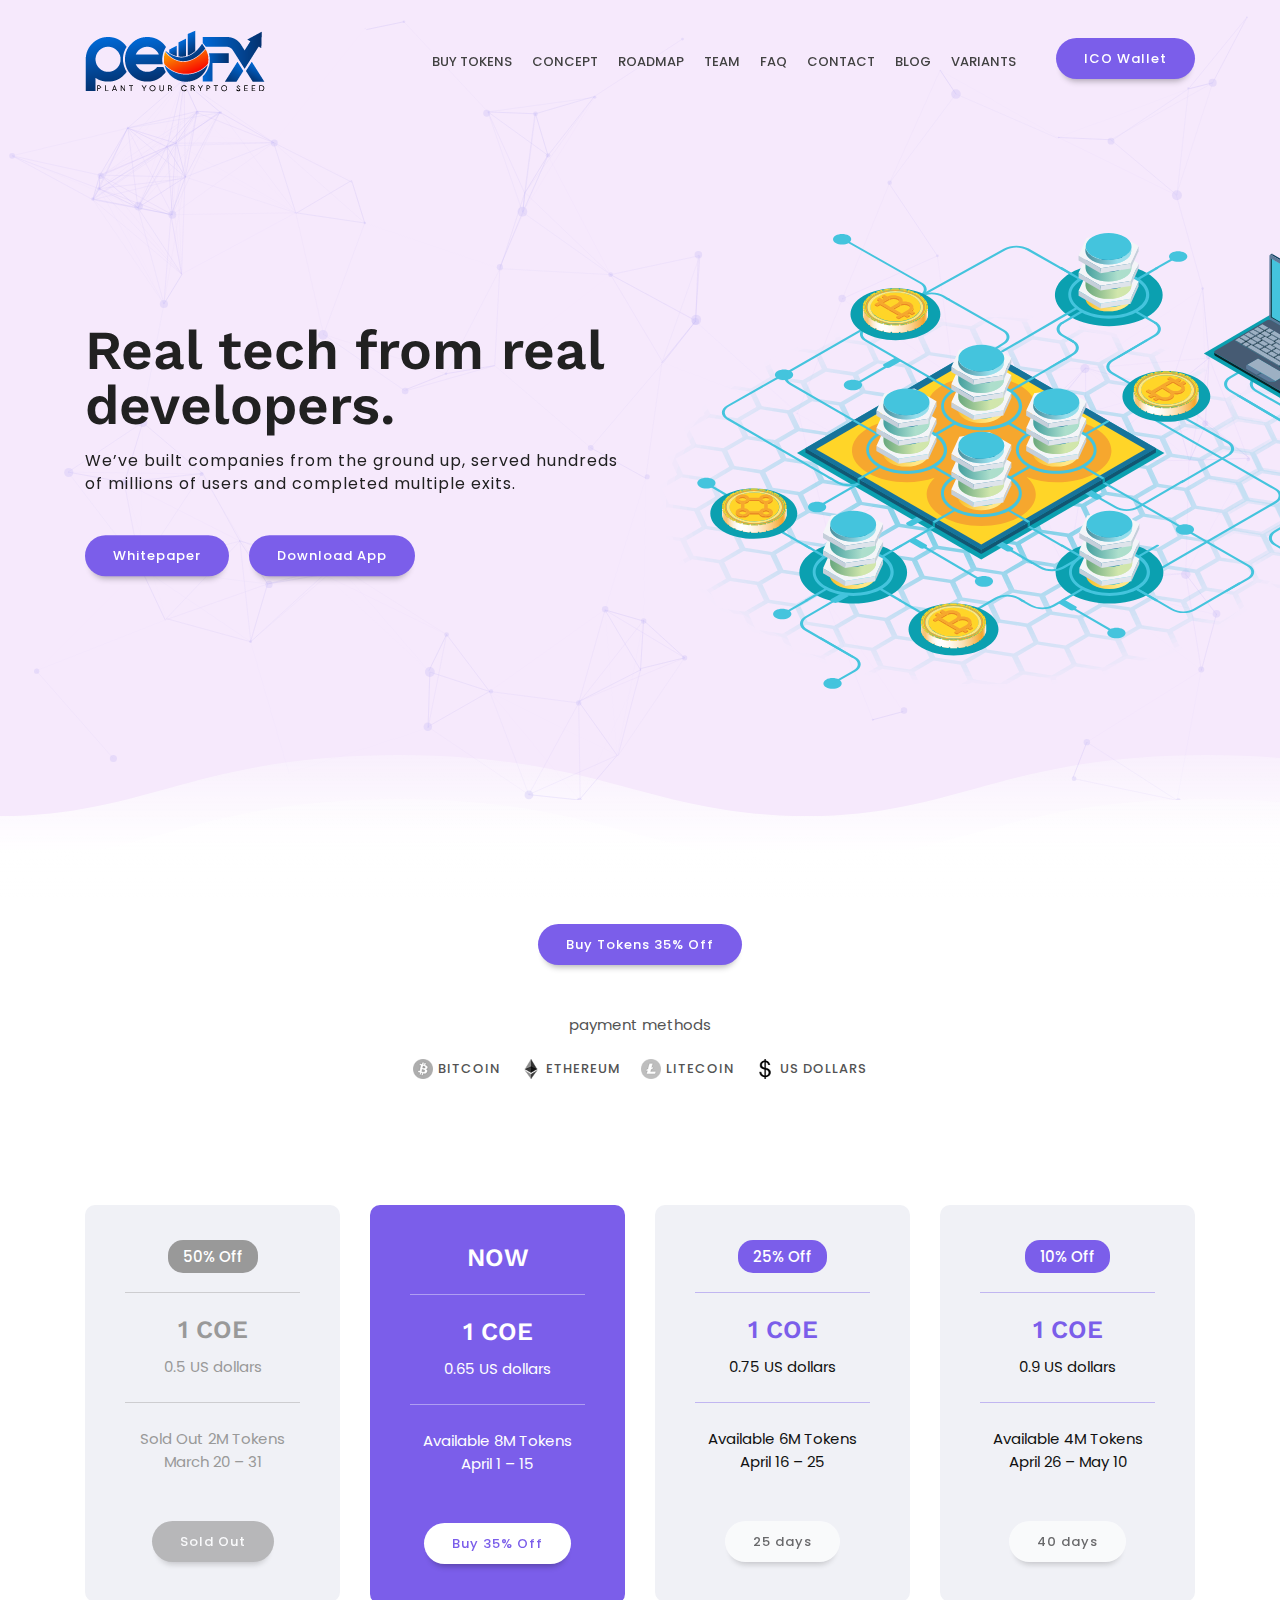
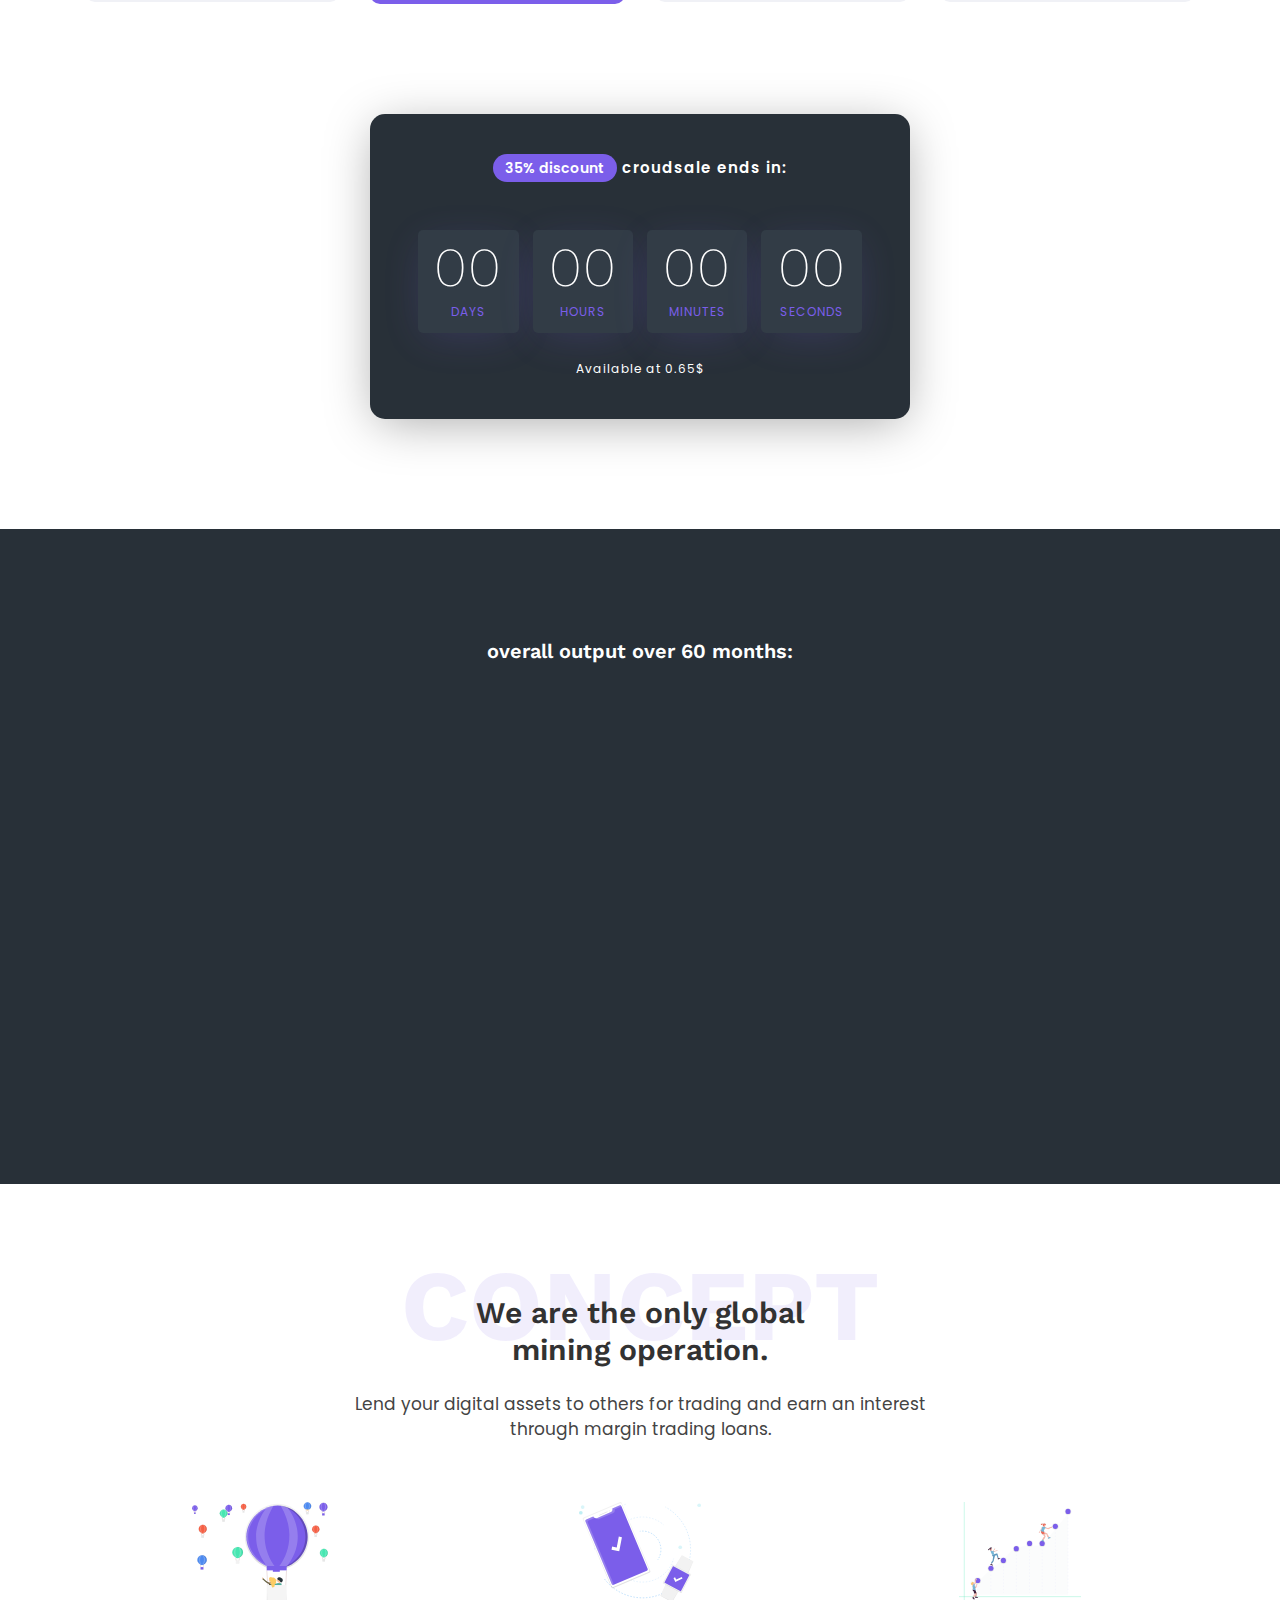
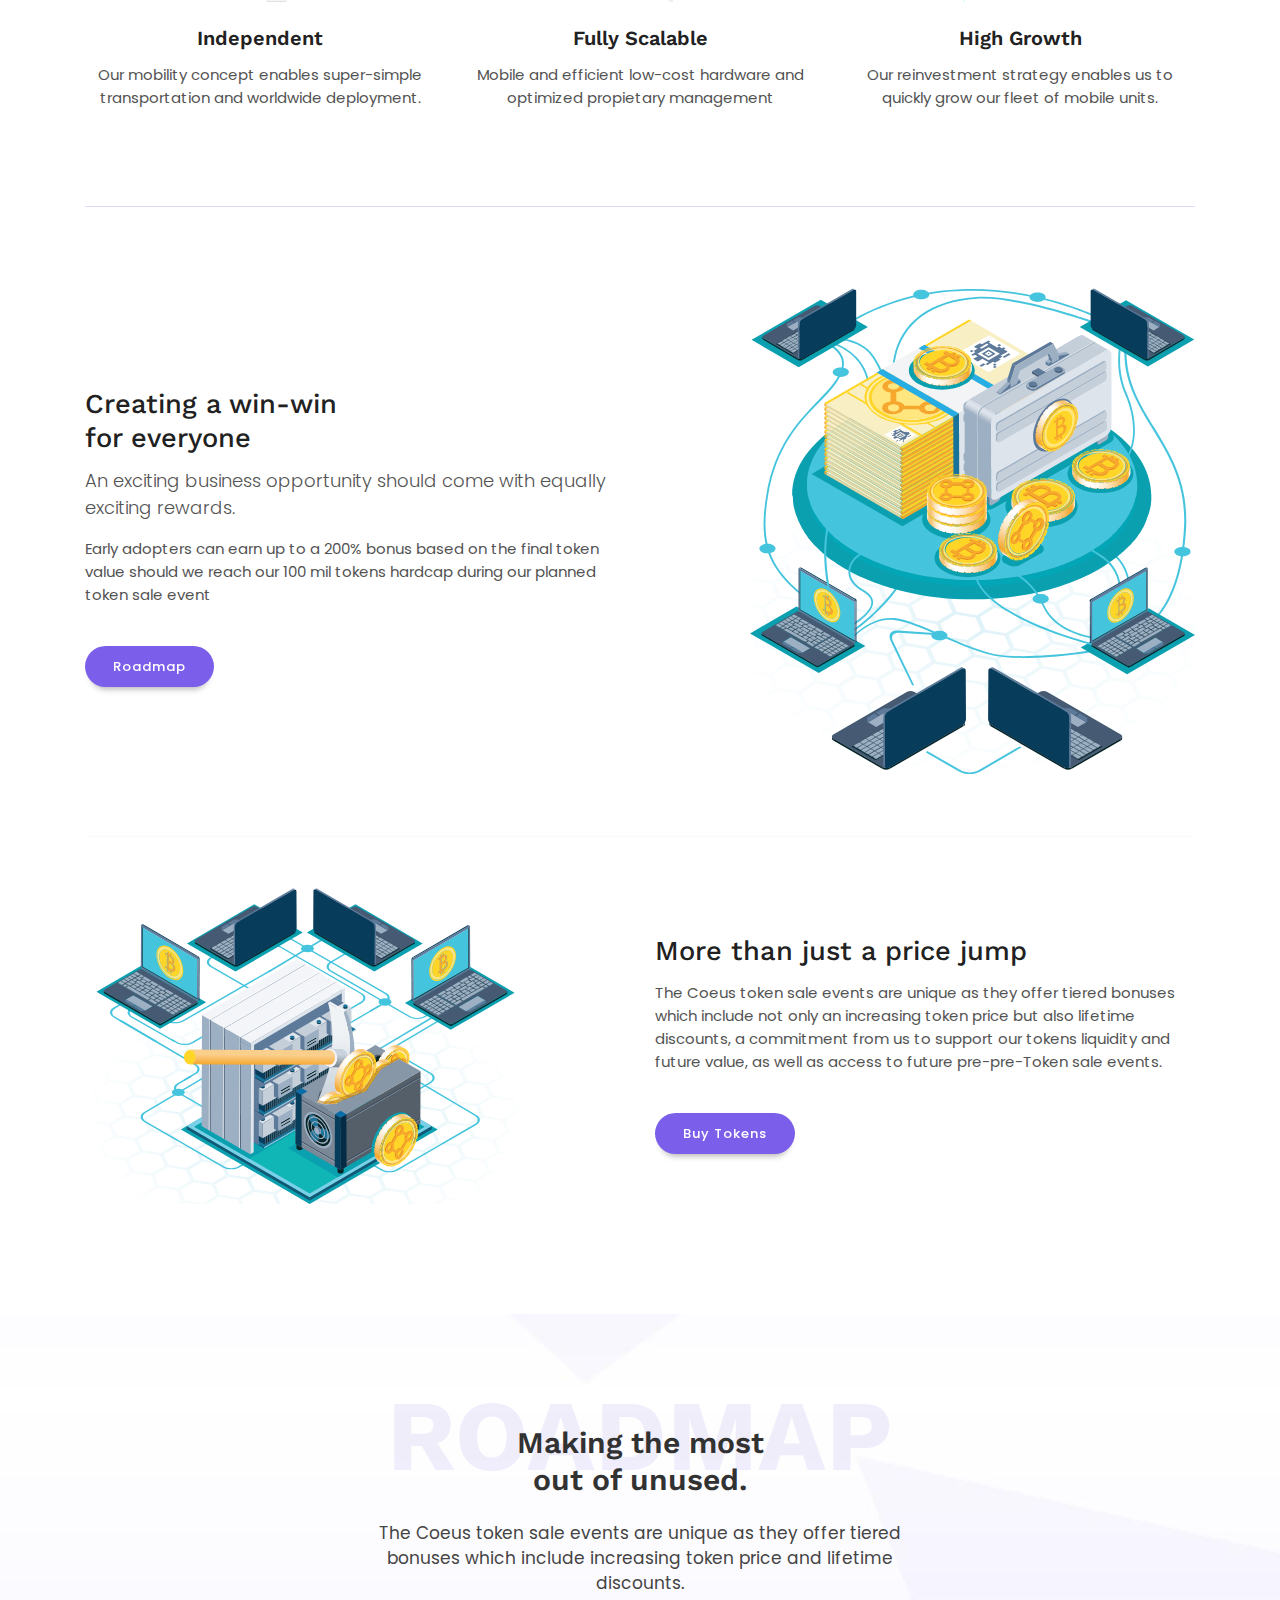
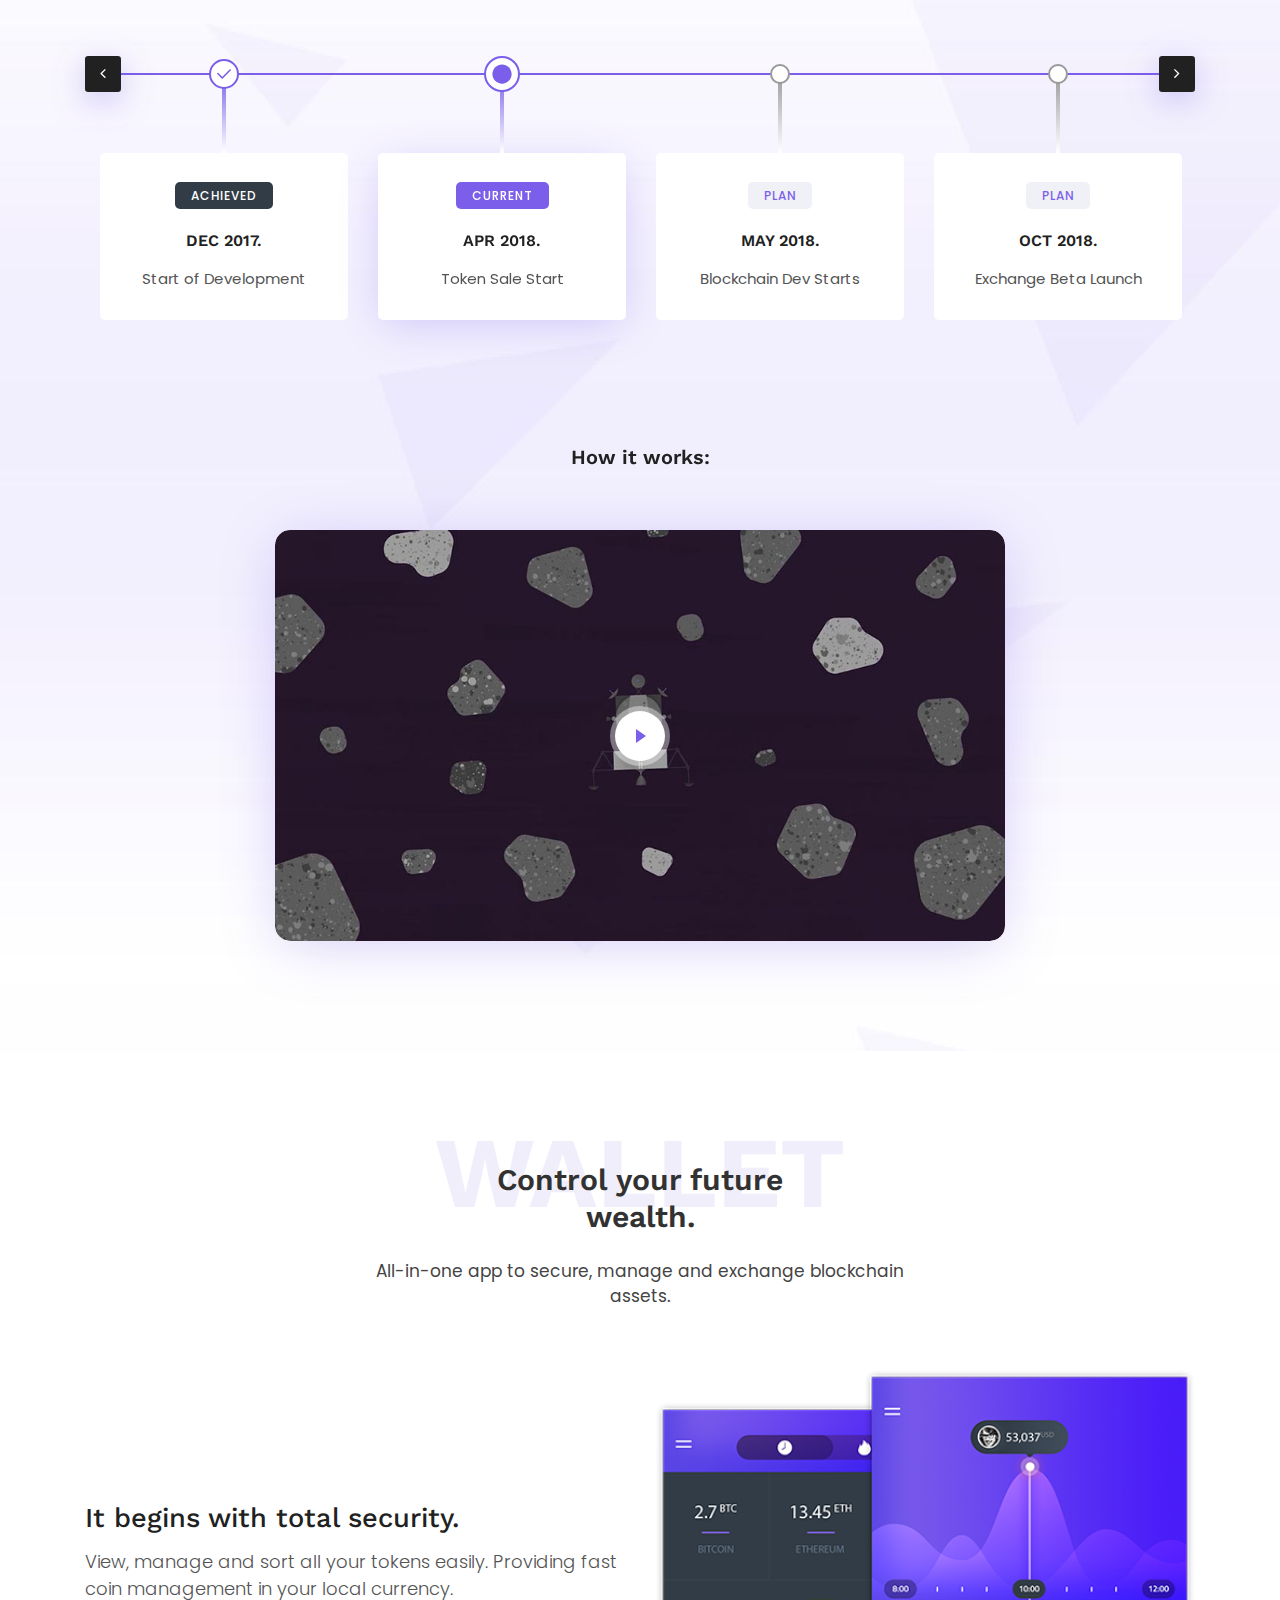
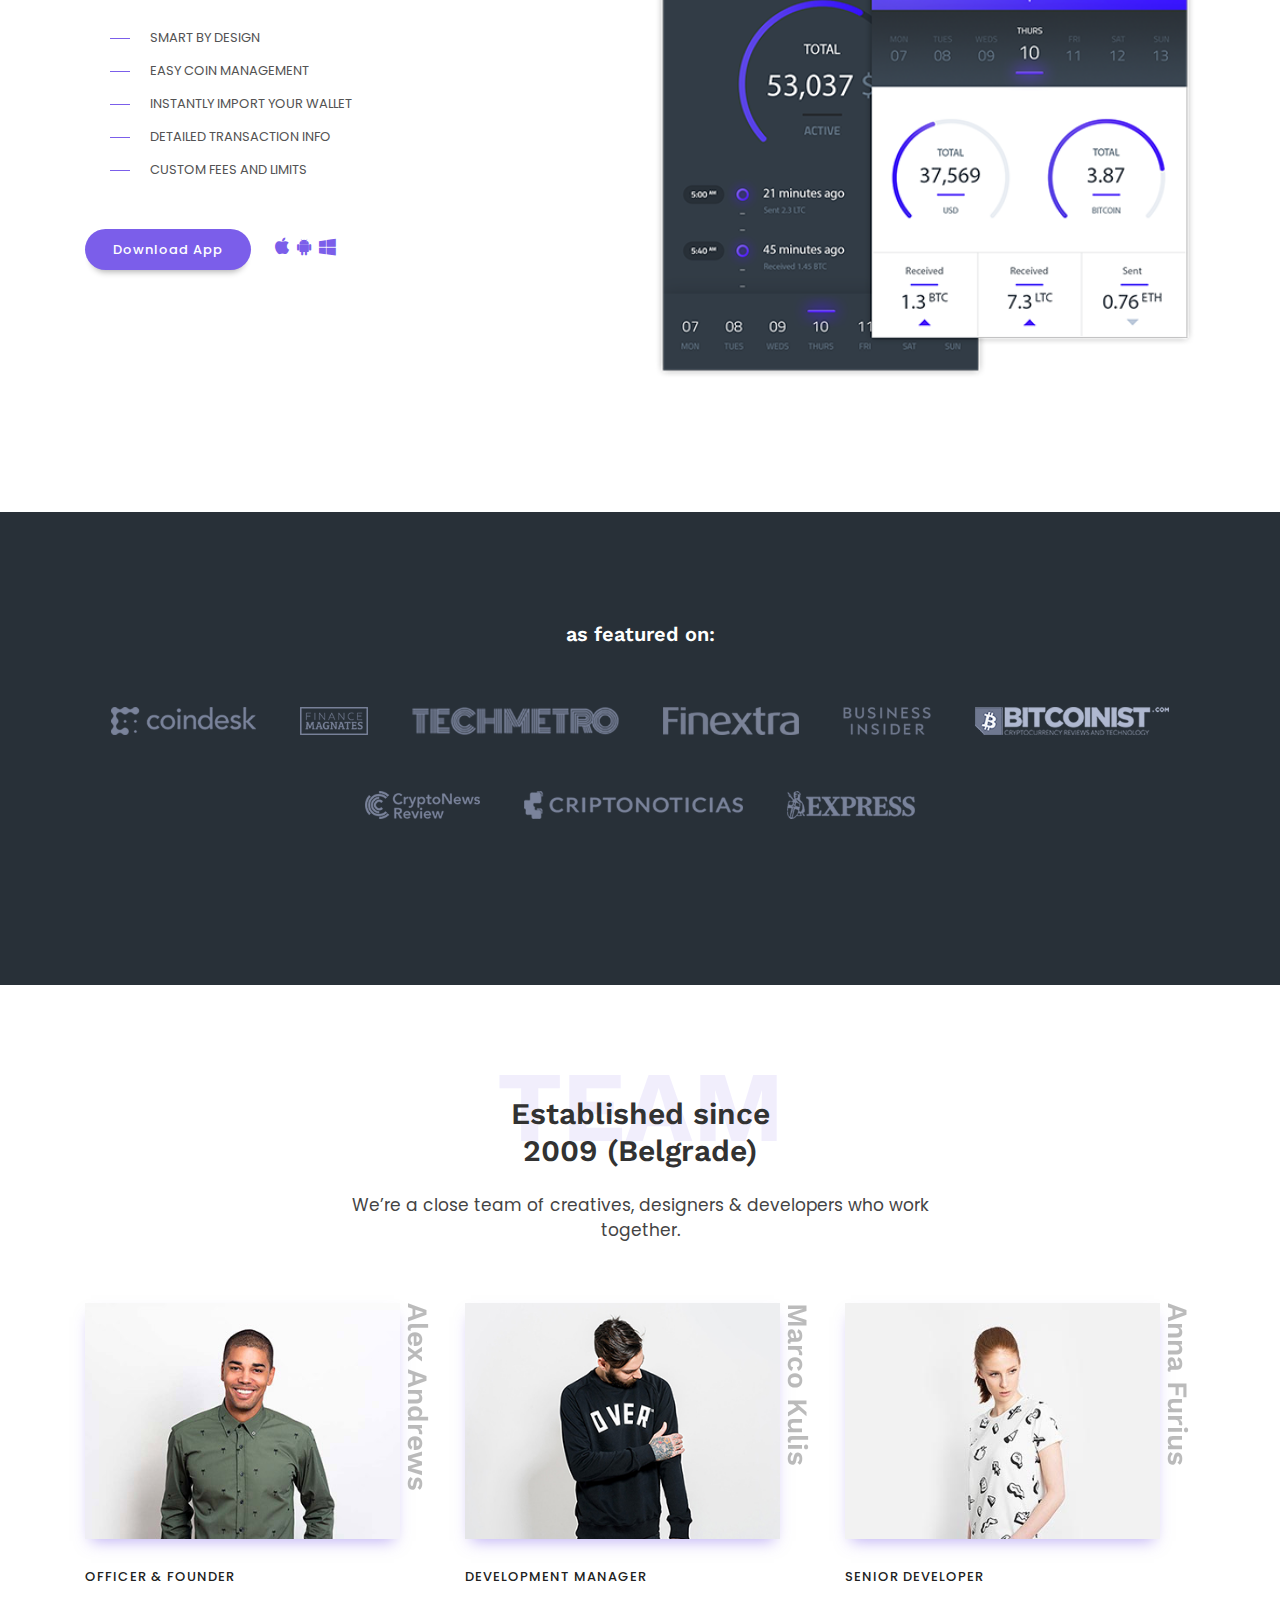
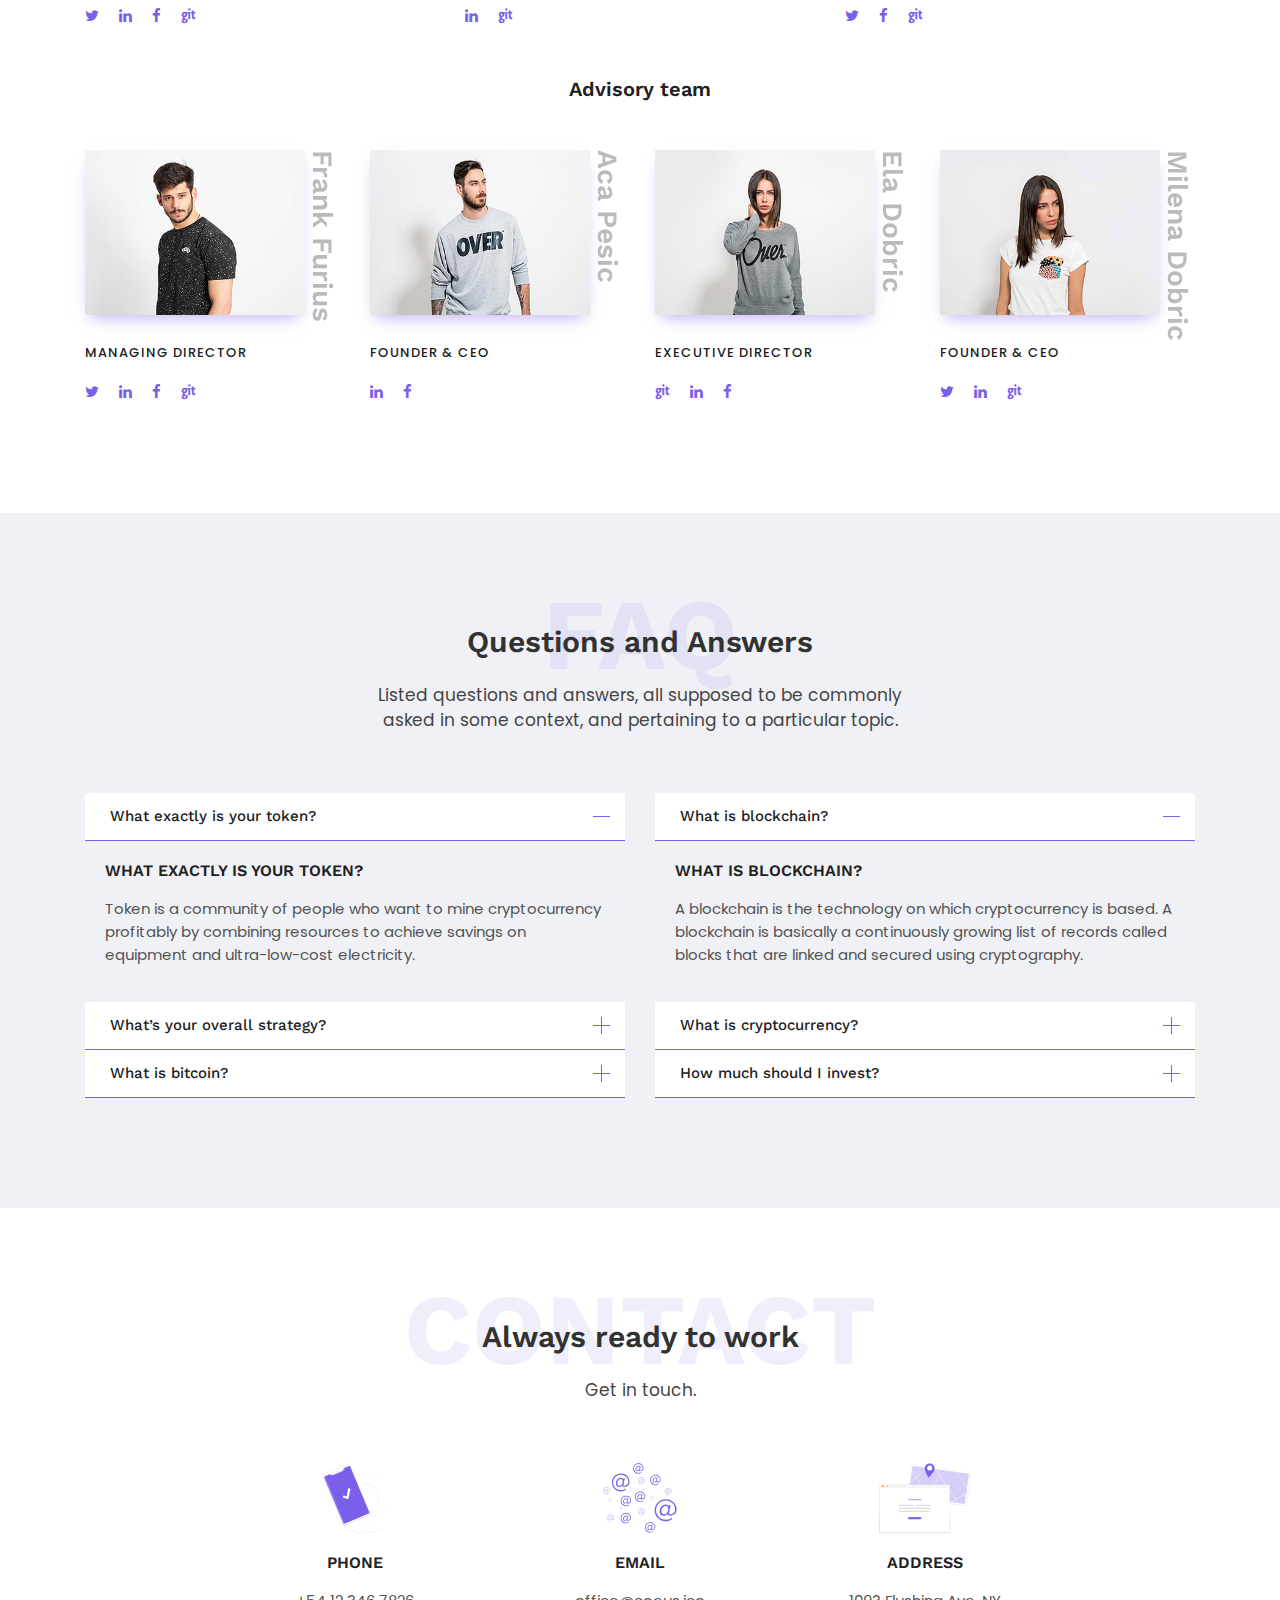
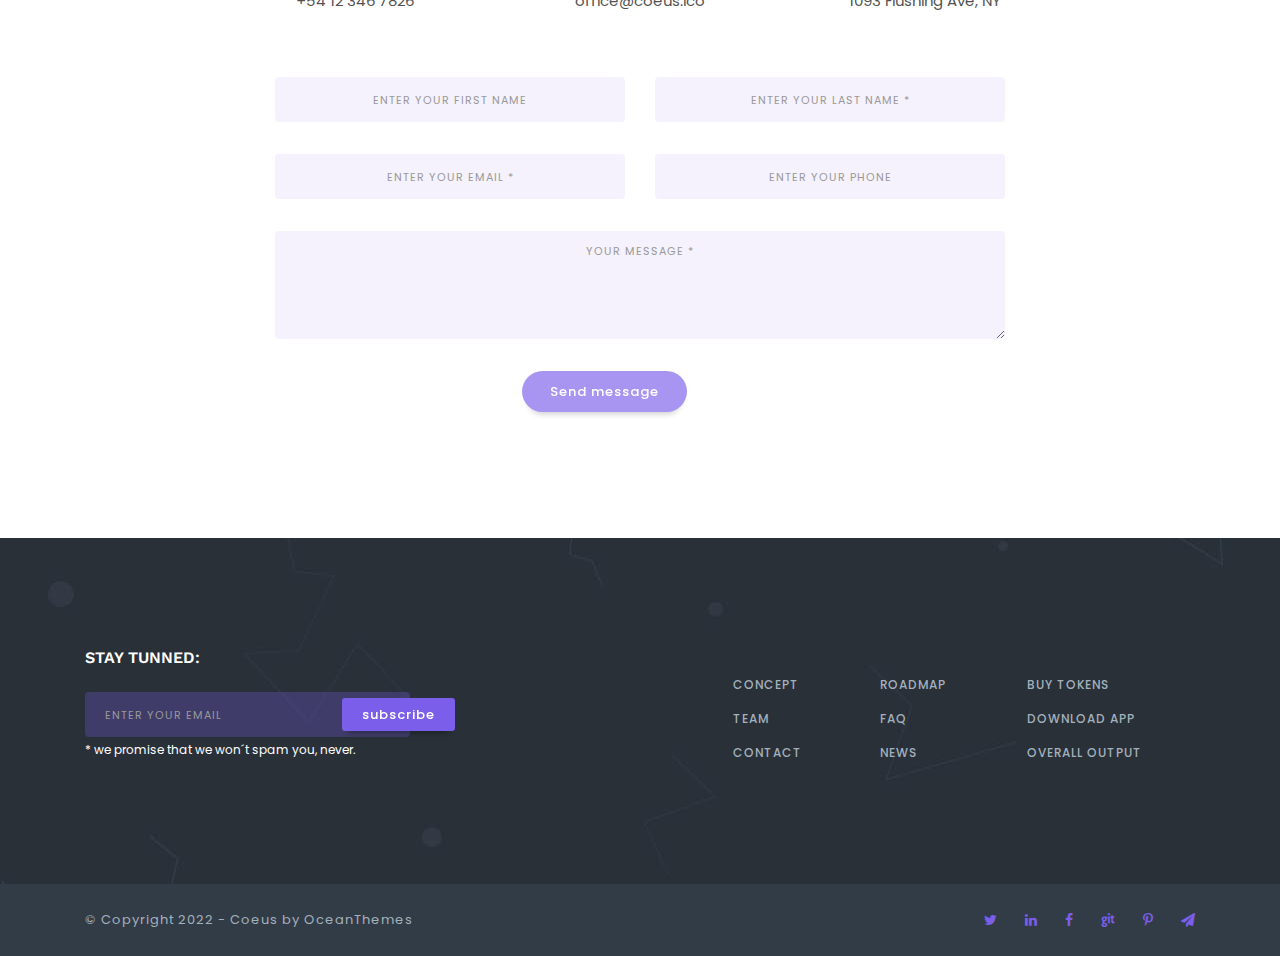
<file: public/web/index.html>
<!DOCTYPE html><html lang="en-US" class="no-js no-svg"><head>
<meta charset="UTF-8">
<meta name="viewport" content="width=device-width, initial-scale=1">
<link rel="profile" href="http://gmpg.org/xfn/11">

<title>Coeus – Cryptocurrency Landing Page WordPress Theme</title>
<meta name="robots" content="max-image-preview:large">
<link rel="dns-prefetch" href="//fonts.googleapis.com">
<link rel="alternate" type="application/rss+xml" title="Coeus » Feed" href="http://wpdemo.oceanthemes.net/coeus/feed/">
<link rel="alternate" type="application/rss+xml" title="Coeus » Comments Feed" href="http://wpdemo.oceanthemes.net/coeus/comments/feed/">
<script type="text/javascript">
window._wpemojiSettings = {"baseUrl":"https:\/\/s.w.org\/images\/core\/emoji\/14.0.0\/72x72\/","ext":".png","svgUrl":"https:\/\/s.w.org\/images\/core\/emoji\/14.0.0\/svg\/","svgExt":".svg","source":{"concatemoji":"http:\/\/wpdemo.oceanthemes.net\/coeus\/wp-includes\/js\/wp-emoji-release.min.js?ver=6.1.1"}};
/*! This file is auto-generated */
!function(e,a,t){var n,r,o,i=a.createElement("canvas"),p=i.getContext&&i.getContext("2d");function s(e,t){var a=String.fromCharCode,e=(p.clearRect(0,0,i.width,i.height),p.fillText(a.apply(this,e),0,0),i.toDataURL());return p.clearRect(0,0,i.width,i.height),p.fillText(a.apply(this,t),0,0),e===i.toDataURL()}function c(e){var t=a.createElement("script");t.src=e,t.defer=t.type="text/javascript",a.getElementsByTagName("head")[0].appendChild(t)}for(o=Array("flag","emoji"),t.supports={everything:!0,everythingExceptFlag:!0},r=0;r<o.length;r++)t.supports[o[r]]=function(e){if(p&&p.fillText)switch(p.textBaseline="top",p.font="600 32px Arial",e){case"flag":return s([127987,65039,8205,9895,65039],[127987,65039,8203,9895,65039])?!1:!s([55356,56826,55356,56819],[55356,56826,8203,55356,56819])&&!s([55356,57332,56128,56423,56128,56418,56128,56421,56128,56430,56128,56423,56128,56447],[55356,57332,8203,56128,56423,8203,56128,56418,8203,56128,56421,8203,56128,56430,8203,56128,56423,8203,56128,56447]);case"emoji":return!s([129777,127995,8205,129778,127999],[129777,127995,8203,129778,127999])}return!1}(o[r]),t.supports.everything=t.supports.everything&&t.supports[o[r]],"flag"!==o[r]&&(t.supports.everythingExceptFlag=t.supports.everythingExceptFlag&&t.supports[o[r]]);t.supports.everythingExceptFlag=t.supports.everythingExceptFlag&&!t.supports.flag,t.DOMReady=!1,t.readyCallback=function(){t.DOMReady=!0},t.supports.everything||(n=function(){t.readyCallback()},a.addEventListener?(a.addEventListener("DOMContentLoaded",n,!1),e.addEventListener("load",n,!1)):(e.attachEvent("onload",n),a.attachEvent("onreadystatechange",function(){"complete"===a.readyState&&t.readyCallback()})),(e=t.source||{}).concatemoji?c(e.concatemoji):e.wpemoji&&e.twemoji&&(c(e.twemoji),c(e.wpemoji)))}(window,document,window._wpemojiSettings);
</script><script src="js/wp-emoji-release.min.js" type="text/javascript" defer></script>
<style type="text/css">
img.wp-smiley,
img.emoji {
	display: inline !important;
	border: none !important;
	box-shadow: none !important;
	height: 1em !important;
	width: 1em !important;
	margin: 0 0.07em !important;
	vertical-align: -0.1em !important;
	background: none !important;
	padding: 0 !important;
}
</style>
	<link rel="stylesheet" id="wp-block-library-css" href="css/style.min.css" type="text/css" media="all">
<link rel="stylesheet" id="classic-theme-styles-css" href="css/classic-themes.min.css" type="text/css" media="all">
<style id="global-styles-inline-css" type="text/css">
body{--wp--preset--color--black: #000000;--wp--preset--color--cyan-bluish-gray: #abb8c3;--wp--preset--color--white: #ffffff;--wp--preset--color--pale-pink: #f78da7;--wp--preset--color--vivid-red: #cf2e2e;--wp--preset--color--luminous-vivid-orange: #ff6900;--wp--preset--color--luminous-vivid-amber: #fcb900;--wp--preset--color--light-green-cyan: #7bdcb5;--wp--preset--color--vivid-green-cyan: #00d084;--wp--preset--color--pale-cyan-blue: #8ed1fc;--wp--preset--color--vivid-cyan-blue: #0693e3;--wp--preset--color--vivid-purple: #9b51e0;--wp--preset--gradient--vivid-cyan-blue-to-vivid-purple: linear-gradient(135deg,rgba(6,147,227,1) 0%,rgb(155,81,224) 100%);--wp--preset--gradient--light-green-cyan-to-vivid-green-cyan: linear-gradient(135deg,rgb(122,220,180) 0%,rgb(0,208,130) 100%);--wp--preset--gradient--luminous-vivid-amber-to-luminous-vivid-orange: linear-gradient(135deg,rgba(252,185,0,1) 0%,rgba(255,105,0,1) 100%);--wp--preset--gradient--luminous-vivid-orange-to-vivid-red: linear-gradient(135deg,rgba(255,105,0,1) 0%,rgb(207,46,46) 100%);--wp--preset--gradient--very-light-gray-to-cyan-bluish-gray: linear-gradient(135deg,rgb(238,238,238) 0%,rgb(169,184,195) 100%);--wp--preset--gradient--cool-to-warm-spectrum: linear-gradient(135deg,rgb(74,234,220) 0%,rgb(151,120,209) 20%,rgb(207,42,186) 40%,rgb(238,44,130) 60%,rgb(251,105,98) 80%,rgb(254,248,76) 100%);--wp--preset--gradient--blush-light-purple: linear-gradient(135deg,rgb(255,206,236) 0%,rgb(152,150,240) 100%);--wp--preset--gradient--blush-bordeaux: linear-gradient(135deg,rgb(254,205,165) 0%,rgb(254,45,45) 50%,rgb(107,0,62) 100%);--wp--preset--gradient--luminous-dusk: linear-gradient(135deg,rgb(255,203,112) 0%,rgb(199,81,192) 50%,rgb(65,88,208) 100%);--wp--preset--gradient--pale-ocean: linear-gradient(135deg,rgb(255,245,203) 0%,rgb(182,227,212) 50%,rgb(51,167,181) 100%);--wp--preset--gradient--electric-grass: linear-gradient(135deg,rgb(202,248,128) 0%,rgb(113,206,126) 100%);--wp--preset--gradient--midnight: linear-gradient(135deg,rgb(2,3,129) 0%,rgb(40,116,252) 100%);--wp--preset--duotone--dark-grayscale: url('coeus.html#wp-duotone-dark-grayscale');--wp--preset--duotone--grayscale: url('coeus.html#wp-duotone-grayscale');--wp--preset--duotone--purple-yellow: url('coeus.html#wp-duotone-purple-yellow');--wp--preset--duotone--blue-red: url('coeus.html#wp-duotone-blue-red');--wp--preset--duotone--midnight: url('coeus.html#wp-duotone-midnight');--wp--preset--duotone--magenta-yellow: url('coeus.html#wp-duotone-magenta-yellow');--wp--preset--duotone--purple-green: url('coeus.html#wp-duotone-purple-green');--wp--preset--duotone--blue-orange: url('coeus.html#wp-duotone-blue-orange');--wp--preset--font-size--small: 13px;--wp--preset--font-size--medium: 20px;--wp--preset--font-size--large: 36px;--wp--preset--font-size--x-large: 42px;--wp--preset--spacing--20: 0.44rem;--wp--preset--spacing--30: 0.67rem;--wp--preset--spacing--40: 1rem;--wp--preset--spacing--50: 1.5rem;--wp--preset--spacing--60: 2.25rem;--wp--preset--spacing--70: 3.38rem;--wp--preset--spacing--80: 5.06rem;}:where(.is-layout-flex){gap: 0.5em;}body .is-layout-flow > .alignleft{float: left;margin-inline-start: 0;margin-inline-end: 2em;}body .is-layout-flow > .alignright{float: right;margin-inline-start: 2em;margin-inline-end: 0;}body .is-layout-flow > .aligncenter{margin-left: auto !important;margin-right: auto !important;}body .is-layout-constrained > .alignleft{float: left;margin-inline-start: 0;margin-inline-end: 2em;}body .is-layout-constrained > .alignright{float: right;margin-inline-start: 2em;margin-inline-end: 0;}body .is-layout-constrained > .aligncenter{margin-left: auto !important;margin-right: auto !important;}body .is-layout-constrained > :where(:not(.alignleft):not(.alignright):not(.alignfull)){max-width: var(--wp--style--global--content-size);margin-left: auto !important;margin-right: auto !important;}body .is-layout-constrained > .alignwide{max-width: var(--wp--style--global--wide-size);}body .is-layout-flex{display: flex;}body .is-layout-flex{flex-wrap: wrap;align-items: center;}body .is-layout-flex > *{margin: 0;}:where(.wp-block-columns.is-layout-flex){gap: 2em;}.has-black-color{color: var(--wp--preset--color--black) !important;}.has-cyan-bluish-gray-color{color: var(--wp--preset--color--cyan-bluish-gray) !important;}.has-white-color{color: var(--wp--preset--color--white) !important;}.has-pale-pink-color{color: var(--wp--preset--color--pale-pink) !important;}.has-vivid-red-color{color: var(--wp--preset--color--vivid-red) !important;}.has-luminous-vivid-orange-color{color: var(--wp--preset--color--luminous-vivid-orange) !important;}.has-luminous-vivid-amber-color{color: var(--wp--preset--color--luminous-vivid-amber) !important;}.has-light-green-cyan-color{color: var(--wp--preset--color--light-green-cyan) !important;}.has-vivid-green-cyan-color{color: var(--wp--preset--color--vivid-green-cyan) !important;}.has-pale-cyan-blue-color{color: var(--wp--preset--color--pale-cyan-blue) !important;}.has-vivid-cyan-blue-color{color: var(--wp--preset--color--vivid-cyan-blue) !important;}.has-vivid-purple-color{color: var(--wp--preset--color--vivid-purple) !important;}.has-black-background-color{background-color: var(--wp--preset--color--black) !important;}.has-cyan-bluish-gray-background-color{background-color: var(--wp--preset--color--cyan-bluish-gray) !important;}.has-white-background-color{background-color: var(--wp--preset--color--white) !important;}.has-pale-pink-background-color{background-color: var(--wp--preset--color--pale-pink) !important;}.has-vivid-red-background-color{background-color: var(--wp--preset--color--vivid-red) !important;}.has-luminous-vivid-orange-background-color{background-color: var(--wp--preset--color--luminous-vivid-orange) !important;}.has-luminous-vivid-amber-background-color{background-color: var(--wp--preset--color--luminous-vivid-amber) !important;}.has-light-green-cyan-background-color{background-color: var(--wp--preset--color--light-green-cyan) !important;}.has-vivid-green-cyan-background-color{background-color: var(--wp--preset--color--vivid-green-cyan) !important;}.has-pale-cyan-blue-background-color{background-color: var(--wp--preset--color--pale-cyan-blue) !important;}.has-vivid-cyan-blue-background-color{background-color: var(--wp--preset--color--vivid-cyan-blue) !important;}.has-vivid-purple-background-color{background-color: var(--wp--preset--color--vivid-purple) !important;}.has-black-border-color{border-color: var(--wp--preset--color--black) !important;}.has-cyan-bluish-gray-border-color{border-color: var(--wp--preset--color--cyan-bluish-gray) !important;}.has-white-border-color{border-color: var(--wp--preset--color--white) !important;}.has-pale-pink-border-color{border-color: var(--wp--preset--color--pale-pink) !important;}.has-vivid-red-border-color{border-color: var(--wp--preset--color--vivid-red) !important;}.has-luminous-vivid-orange-border-color{border-color: var(--wp--preset--color--luminous-vivid-orange) !important;}.has-luminous-vivid-amber-border-color{border-color: var(--wp--preset--color--luminous-vivid-amber) !important;}.has-light-green-cyan-border-color{border-color: var(--wp--preset--color--light-green-cyan) !important;}.has-vivid-green-cyan-border-color{border-color: var(--wp--preset--color--vivid-green-cyan) !important;}.has-pale-cyan-blue-border-color{border-color: var(--wp--preset--color--pale-cyan-blue) !important;}.has-vivid-cyan-blue-border-color{border-color: var(--wp--preset--color--vivid-cyan-blue) !important;}.has-vivid-purple-border-color{border-color: var(--wp--preset--color--vivid-purple) !important;}.has-vivid-cyan-blue-to-vivid-purple-gradient-background{background: var(--wp--preset--gradient--vivid-cyan-blue-to-vivid-purple) !important;}.has-light-green-cyan-to-vivid-green-cyan-gradient-background{background: var(--wp--preset--gradient--light-green-cyan-to-vivid-green-cyan) !important;}.has-luminous-vivid-amber-to-luminous-vivid-orange-gradient-background{background: var(--wp--preset--gradient--luminous-vivid-amber-to-luminous-vivid-orange) !important;}.has-luminous-vivid-orange-to-vivid-red-gradient-background{background: var(--wp--preset--gradient--luminous-vivid-orange-to-vivid-red) !important;}.has-very-light-gray-to-cyan-bluish-gray-gradient-background{background: var(--wp--preset--gradient--very-light-gray-to-cyan-bluish-gray) !important;}.has-cool-to-warm-spectrum-gradient-background{background: var(--wp--preset--gradient--cool-to-warm-spectrum) !important;}.has-blush-light-purple-gradient-background{background: var(--wp--preset--gradient--blush-light-purple) !important;}.has-blush-bordeaux-gradient-background{background: var(--wp--preset--gradient--blush-bordeaux) !important;}.has-luminous-dusk-gradient-background{background: var(--wp--preset--gradient--luminous-dusk) !important;}.has-pale-ocean-gradient-background{background: var(--wp--preset--gradient--pale-ocean) !important;}.has-electric-grass-gradient-background{background: var(--wp--preset--gradient--electric-grass) !important;}.has-midnight-gradient-background{background: var(--wp--preset--gradient--midnight) !important;}.has-small-font-size{font-size: var(--wp--preset--font-size--small) !important;}.has-medium-font-size{font-size: var(--wp--preset--font-size--medium) !important;}.has-large-font-size{font-size: var(--wp--preset--font-size--large) !important;}.has-x-large-font-size{font-size: var(--wp--preset--font-size--x-large) !important;}
.wp-block-navigation a:where(:not(.wp-element-button)){color: inherit;}
:where(.wp-block-columns.is-layout-flex){gap: 2em;}
.wp-block-pullquote{font-size: 1.5em;line-height: 1.6;}
</style>
<link rel="stylesheet" id="contact-form-7-css" href="css/styles.css" type="text/css" media="all">
<link rel="stylesheet" id="coeus-fonts-css" href="https://fonts.googleapis.com/css?family=Work+Sans%3A100%2C200%2C300%2C400%2C500%2C600%2C700%2C800%2C900%7CPoppins%3A100%2C100i%2C200%2C200i%2C300%2C300i%2C400%2C400i%2C500%2C500i%2C600%2C600i%2C700%2C700i%2C800%2C800i%2C900%2C900i%7CCrimson+Text%3A400%2C400i%2C600%2C600i%2C700%2C700i&amp;subset=latin%2Clatin-ext" type="text/css" media="all">
<link rel="stylesheet" id="coeus-bootstrap-css" href="css/bootstrap.min.css" type="text/css" media="all">
<link rel="stylesheet" id="coeus-font-awesome-css" href="css/font-awesome.min.css" type="text/css" media="all">
<link rel="stylesheet" id="coeus-owl-carousel-css" href="css/owl.carousel.css" type="text/css" media="all">
<link rel="stylesheet" id="coeus-transitions-css" href="css/owl.transitions.css" type="text/css" media="all">
<link rel="stylesheet" id="coeus-style-css" href="css/style.css" type="text/css" media="all">
<style id="coeus-style-inline-css" type="text/css">

	    .loader {background-color: #fff;}
	    div.loader svg rect, div.loader svg path {fill: #7b5eea;}
	    .menu-back.dark .nav-link:hover, .menu-back.dark .nav-link:active, .nav-link:hover, .nav-link:active,
	    .navbar-light .navbar-nav .nav-link:focus, .navbar-light .navbar-nav .nav-link:hover {
	    	color: #7b5eea !important;
	    	border-color: #7b5eea !important;
	    }

	    .hero-center-wrap p span.font-big-color,
		.countdown li,
		.table-sale.future-price h4,
		.btn-primary.table-ver,
		.nav-item ul li a:hover,
		.nav-item ul li a:active,
		.nav-item ul li a:focus,
		.title-wrap .back-title,
		.app-btn,
		.app-btn:hover,
		.modal-body h3,
		.roadmap-box p.plan span,
		.footer-list li a:hover,
		.footer p a,
		.footer p a:hover,
		.nav-item ul li a.active-subnav,
		.menu-back.dark .nav-item ul li a.active-subnav,
		.menu-back.dark .nav-item ul li a:hover,
		.demo a:hover{
			color: #7b5eea;
		}

		.menu-back .sub-menu .current_page_item a {
	    	color: #7b5eea !important;
		}
		.menu-back.dark .nav-link:hover,  
		.menu-back.dark .nav-link:active,
		.nav-link:hover,  
		.nav-link:active {
			color: #7b5eea !important;
			border-color: #7b5eea !important; 
		}
		.nav-link.mPS2id-highlight,
		.menu-back.dark .nav-link.mPS2id-highlight{
			color: #7b5eea !important;
			border-color: #7b5eea !important; 
		}
		.footer-list li a.text-white:hover,
		.color-pr{
			color: #7b5eea !important;
		}
		.btn-primary.table-ver:active,
		.btn-primary.table-ver:focus{
			color: #7b5eea !important;
		}
		.hero-center-wrap p span.back-color,
		.btn-primary,
		.btn-primary:hover,
		.countdown p span,
		.background-color,
		.table-sale.future-price p span,
		.line-sep,
		.next-roadmap:hover,
		.prev-roadmap:hover,
		#owl-roadmap:before,
		.app-list li:before,
		.progress-bar,
		.roadmap-box p span,
		.accordion-style .card-header a:hover,
		.accordion-style .card-header a:before,
		.accordion-style .card-header a:after,
		input.btn.btn-primary,
		.prev-roadmap.dark,
		.next-roadmap.dark{
			background-color: #7b5eea !important;
		}
		.table-sale.future-price .table-line,
		.nav-item:hover ul,
		.roadmap-box:after,
		.accordion-style .card-header a,
		.item.blue .roadmap-box.next-road:after,
		.item.blue-gradient .roadmap-box.next-road:after{
			border-color: #7b5eea;
		}
		.roadmap-box:before{
			background: linear-gradient(#7b5eea, #fff);
		}
		.item.dark .roadmap-box:before{
			background: linear-gradient(#7b5eea, #0e0529) !important;
		}
		.btn-primary:focus,
		.btn-primary:active{
			background-color: #7b5eea !important;
		}
		.scene path:first-child ,
		.scene path:nth-child(2),
		.scene path:nth-child(3),
		.scene path:nth-child(4),
		.scene path:nth-child(5),
		.scene path:nth-child(6),
		.scene path:nth-child(7) {
			fill: #7b5eea;
		}
		figure.vimeo a:before, figure.youtube a:before {
			border-left: 10px solid #7b5eea;
		}
		figure.vimeo:hover a:after, figure.youtube:hover a:after {
			background:#7b5eea;
		}
		::selection {
			background-color: #7b5eea;
		}
		::-moz-selection {
			background-color: #7b5eea;
		}

		.countdown li {
			box-shadow: 0 8px 40px -6px rgba(123, 94, 234, 0.2); 
		}
		.table-shadow {
			box-shadow: 0 8px 60px -6px rgba(123, 94, 234, 0.7); 
		}
		.sub-shadow{
			box-shadow: 0 8px 30px -6px rgba(123, 94, 234, 0.2); 
		}
		.roadmap-shadow{
			box-shadow: 0 8px 40px -6px rgba(123, 94, 234, 0.3); 
		}
		.video-shadow{
			box-shadow: 0 8px 60px -6px rgba(123, 94, 234, 0.3); 
		}
		.prev-roadmap,
		.next-roadmap{
			box-shadow: 0 8px 35px -6px rgba(123, 94, 234, 0.7); 
		}
		.team-img-wrap img{ 
			box-shadow: 0 8px 15px -6px rgba(123, 94, 234, 0.5);
		}
		.team-img-wrap:hover img{ 
			box-shadow: 0 8px 45px -6px rgba(123, 94, 234, 0.3);
		}
		.form-control{
			background-color: rgba(123, 94, 234, 0.08);
		}
		.suscribe .form-control{
			background-color: rgba(123, 94, 234, 0.28);
		}
		.form-control:active, .form-control:focus {
		    background-color: rgba(123, 94, 234, 0.7);
		}
		.sidebar-widget ul li:before, .sidebar-widget.widget_categories ul li:before, 
		.sidebar-widget.widget_archive ul li:before, #sidebar .wp-tag-cloud li a,
		.search-form button {background-color: #7b5eea;}
		.blog-meta li, .blog-meta li a, .blog-title a:hover, .sidebar-widget ul li a:hover{color: #7b5eea;}
    
</style>
<link rel="stylesheet" id="js_composer_front-css" href="css/js_composer.min.css" type="text/css" media="all">
<script type="text/javascript" src="js/jquery.min.js" id="jquery-core-js"></script>
<script type="text/javascript" src="js/jquery-migrate.min.js" id="jquery-migrate-js"></script>
<script type="text/javascript" src="js/jquery.countdown.min.js" id="coeus-countdown-js"></script>
<link rel="https://api.w.org/" href="http://wpdemo.oceanthemes.net/coeus/wp-json/"><link rel="alternate" type="application/json" href="http://wpdemo.oceanthemes.net/coeus/wp-json/wp/v2/pages/20"><link rel="EditURI" type="application/rsd+xml" title="RSD" href="http://wpdemo.oceanthemes.net/coeus/xmlrpc.php?rsd">
<link rel="wlwmanifest" type="application/wlwmanifest+xml" href="http://wpdemo.oceanthemes.net/coeus/wp-includes/wlwmanifest.xml">
<meta name="generator" content="WordPress 6.1.1">
<link rel="canonical" href="http://wpdemo.oceanthemes.net/coeus/">
<link rel="shortlink" href="http://wpdemo.oceanthemes.net/coeus/">
<link rel="alternate" type="application/json+oembed" href="http://wpdemo.oceanthemes.net/coeus/wp-json/oembed/1.0/embed?url=http%3A%2F%2Fwpdemo.oceanthemes.net%2Fcoeus%2F">
<link rel="alternate" type="text/xml+oembed" href="http://wpdemo.oceanthemes.net/coeus/wp-json/oembed/1.0/embed?url=http%3A%2F%2Fwpdemo.oceanthemes.net%2Fcoeus%2F&format=xml">
<meta name="generator" content="Powered by WPBakery Page Builder - drag and drop page builder for WordPress.">
<link rel="icon" href="images/cropped-favicon-32x32.png" sizes="32x32">
<link rel="icon" href="images/cropped-favicon-192x192.png" sizes="192x192">
<link rel="apple-touch-icon" href="images/cropped-favicon-180x180.png">
<meta name="msapplication-TileImage" content="http://wpdemo.oceanthemes.net/coeus/wp-content/uploads/sites/21/2018/06/cropped-favicon-270x270.png">
		<style type="text/css" id="wp-custom-css">
			.hero-center-wrap.relative-on-lg .lp-2 p {
	letter-spacing: 2px;
}
@media (max-width: 991px){
.hero-center-wrap.relative-on-lg p {
	letter-spacing: 0px;
}
}
.navbar-light .navbar-nav .nav-link {
    color: #424242;
}
@media (max-width: 991px){
.crow .hero-center-wrap.relative-on-lg{
	position: absolute;
    width: 100%;
    top: 50%;
    left: 0;
    z-index: 2;
    -webkit-transform: translateY(-50%);
    transform: translateY(-50%);
}
}
section > .row {
  margin-right: 0;
  margin-left: 0;
}
section > .row > .vc_column_container > .vc_column-inner{
  padding-right: 0;
  padding-left: 0;
}		</style>
		<style id="kirki-inline-styles">body{font-family:Poppins;font-size:15px;font-weight:400;line-height:23px;text-align:left;text-transform:none;color:#535353;}/* devanagari */
@font-face {
  font-family: 'Poppins';
  font-style: normal;
  font-weight: 400;
  font-display: swap;
  src: url(fonts/pxiEyp8kv8JHgFVrJJbedHFHGPezSQ.woff) format('woff');
  unicode-range: U+0900-097F, U+1CD0-1CF6, U+1CF8-1CF9, U+200C-200D, U+20A8, U+20B9, U+25CC, U+A830-A839, U+A8E0-A8FB;
}
/* latin-ext */
@font-face {
  font-family: 'Poppins';
  font-style: normal;
  font-weight: 400;
  font-display: swap;
  src: url(fonts/pxiEyp8kv8JHgFVrJJnedHFHGPezSQ.woff) format('woff');
  unicode-range: U+0100-024F, U+0259, U+1E00-1EFF, U+2020, U+20A0-20AB, U+20AD-20CF, U+2113, U+2C60-2C7F, U+A720-A7FF;
}
/* latin */
@font-face {
  font-family: 'Poppins';
  font-style: normal;
  font-weight: 400;
  font-display: swap;
  src: url(fonts/pxiEyp8kv8JHgFVrJJfedHFHGPc.woff) format('woff');
  unicode-range: U+0000-00FF, U+0131, U+0152-0153, U+02BB-02BC, U+02C6, U+02DA, U+02DC, U+2000-206F, U+2074, U+20AC, U+2122, U+2191, U+2193, U+2212, U+2215, U+FEFF, U+FFFD;
}/* devanagari */
@font-face {
  font-family: 'Poppins';
  font-style: normal;
  font-weight: 400;
  font-display: swap;
  src: url(fonts/pxiEyp8kv8JHgFVrJJbedHFHGPezSQ.woff) format('woff');
  unicode-range: U+0900-097F, U+1CD0-1CF6, U+1CF8-1CF9, U+200C-200D, U+20A8, U+20B9, U+25CC, U+A830-A839, U+A8E0-A8FB;
}
/* latin-ext */
@font-face {
  font-family: 'Poppins';
  font-style: normal;
  font-weight: 400;
  font-display: swap;
  src: url(fonts/pxiEyp8kv8JHgFVrJJnedHFHGPezSQ.woff) format('woff');
  unicode-range: U+0100-024F, U+0259, U+1E00-1EFF, U+2020, U+20A0-20AB, U+20AD-20CF, U+2113, U+2C60-2C7F, U+A720-A7FF;
}
/* latin */
@font-face {
  font-family: 'Poppins';
  font-style: normal;
  font-weight: 400;
  font-display: swap;
  src: url(fonts/pxiEyp8kv8JHgFVrJJfedHFHGPc.woff) format('woff');
  unicode-range: U+0000-00FF, U+0131, U+0152-0153, U+02BB-02BC, U+02C6, U+02DA, U+02DC, U+2000-206F, U+2074, U+20AC, U+2122, U+2191, U+2193, U+2212, U+2215, U+FEFF, U+FFFD;
}/* devanagari */
@font-face {
  font-family: 'Poppins';
  font-style: normal;
  font-weight: 400;
  font-display: swap;
  src: url(fonts/pxiEyp8kv8JHgFVrJJbedHFHGPezSQ.woff) format('woff');
  unicode-range: U+0900-097F, U+1CD0-1CF6, U+1CF8-1CF9, U+200C-200D, U+20A8, U+20B9, U+25CC, U+A830-A839, U+A8E0-A8FB;
}
/* latin-ext */
@font-face {
  font-family: 'Poppins';
  font-style: normal;
  font-weight: 400;
  font-display: swap;
  src: url(fonts/pxiEyp8kv8JHgFVrJJnedHFHGPezSQ.woff) format('woff');
  unicode-range: U+0100-024F, U+0259, U+1E00-1EFF, U+2020, U+20A0-20AB, U+20AD-20CF, U+2113, U+2C60-2C7F, U+A720-A7FF;
}
/* latin */
@font-face {
  font-family: 'Poppins';
  font-style: normal;
  font-weight: 400;
  font-display: swap;
  src: url(fonts/pxiEyp8kv8JHgFVrJJfedHFHGPc.woff) format('woff');
  unicode-range: U+0000-00FF, U+0131, U+0152-0153, U+02BB-02BC, U+02C6, U+02DA, U+02DC, U+2000-206F, U+2074, U+20AC, U+2122, U+2191, U+2193, U+2212, U+2215, U+FEFF, U+FFFD;
}</style><style type="text/css" data-type="vc_shortcodes-custom-css">.vc_custom_1539743301695{background-color: rgba(245,231,252,0.9) !important;*background-color: rgb(245,231,252) !important;}.vc_custom_1528791279622{padding-bottom: 110px !important;}.vc_custom_1525859427137{padding-top: 110px !important;padding-bottom: 110px !important;background-color: #283038 !important;}.vc_custom_1528799432484{padding-top: 110px !important;}.vc_custom_1525942300320{padding-bottom: 110px !important;}.vc_custom_1528791377142{padding-top: 110px !important;padding-bottom: 110px !important;}.vc_custom_1528796545860{padding-top: 110px !important;padding-bottom: 110px !important;}.vc_custom_1526292003833{padding-top: 110px !important;padding-bottom: 110px !important;background-color: #283038 !important;}.vc_custom_1528791405206{padding-top: 110px !important;padding-bottom: 110px !important;}.vc_custom_1528791429360{padding-top: 110px !important;padding-bottom: 110px !important;background-color: #f0f1f6 !important;}.vc_custom_1528791436893{padding-top: 110px !important;padding-bottom: 110px !important;}.vc_custom_1525754543687{margin-top: 24px !important;}.vc_custom_1525755206449{margin-top: 48px !important;}.vc_custom_1525755226182{margin-top: 4px !important;}.vc_custom_1528791270146{padding-top: 110px !important;}.vc_custom_1531468496463{margin-bottom: 16px !important;}.vc_custom_1525859465145{margin-bottom: 60px !important;}.vc_custom_1531729384228{margin-bottom: 0px !important;}.vc_custom_1525939288403{margin-top: 0px !important;margin-bottom: 0px !important;padding-top: 80px !important;padding-bottom: 80px !important;}.vc_custom_1531469297164{margin-bottom: 16px !important;}.vc_custom_1531470930808{margin-top: 48px !important;margin-bottom: 48px !important;}.vc_custom_1531469319046{margin-bottom: 16px !important;}.vc_custom_1529895442278{margin-bottom: 60px !important;padding-top: 80px !important;}.vc_custom_1531729400193{margin-bottom: 0px !important;}.vc_custom_1531393024585{margin-bottom: 24px !important;}.vc_custom_1531393078926{margin-bottom: 0px !important;}.vc_custom_1531729410966{margin-bottom: 60px !important;}.vc_custom_1531729406769{margin-bottom: 0px !important;}.vc_custom_1531729420659{margin-bottom: 35px !important;padding-top: 50px !important;}</style><noscript><style> .wpb_animate_when_almost_visible { opacity: 1; }</style></noscript></head>

<body class="home page-template page-template-page-templates page-template-template-canvas page-template-page-templatestemplate-canvas-php page page-id-20 wpb-js-composer js-comp-ver-6.10.0 vc_responsive">
<div class="loader">
    <svg version="1.1" id="Layer_1" xmlns="http://www.w3.org/2000/svg" xlink="http://www.w3.org/1999/xlink" x="0px" y="0px" width="24px" height="30px" viewBox="0 0 24 30" style="enable-background:new 0 0 50 50;" space="preserve">
        <rect x="0" y="0" width="4" height="10" fill="#333" transform="translate(0 1.10947)">
            <animatetransform attributeType="xml" attributeName="transform" type="translate" values="0 0; 0 20; 0 0" begin="0" dur="0.6s" repeatCount="indefinite"/>
        </rect>
        <rect x="10" y="0" width="4" height="10" fill="#333" transform="translate(0 12.2239)">
            <animatetransform attributeType="xml" attributeName="transform" type="translate" values="0 0; 0 20; 0 0" begin="0.2s" dur="0.6s" repeatCount="indefinite"/>
        </rect>
        <rect x="20" y="0" width="4" height="10" fill="#333" transform="translate(0 14.4428)">
            <animatetransform attributeType="xml" attributeName="transform" type="translate" values="0 0; 0 20; 0 0" begin="0.4s" dur="0.6s" repeatCount="indefinite"/>
        </rect>
    </svg>  
</div>
<div id="menu-wrap" class="menu-back cbp-af-header">
    <div class="container">
        <div class="row">
            <div class="col-12">
                <nav class="navbar navbar-expand-lg navbar-light bg-light mx-lg-0">
                    <a class="navbar-brand" href="http://wpdemo.oceanthemes.net/coeus/">
                        <img src="images/logo.png" alt="Coeus">
                    </a>
                    <button class="navbar-toggler" type="button" data-toggle="collapse" data-target="#navbarSupportedContent" aria-controls="navbarSupportedContent" aria-expanded="false" aria-label="Toggle navigation">
                        <span class="navbar-toggler-icon">
                            <span class="menu-icon__line menu-icon__line-left"></span>
                            <span class="menu-icon__line"></span>
                            <span class="menu-icon__line menu-icon__line-right"></span>
                        </span>
                    </button>

                    <div class="collapse navbar-collapse" id="navbarSupportedContent">
                        <ul id="menu-one-page-menu" class="navbar-nav ml-auto"><li id="menu-item-433" class="menu-item menu-item-type-custom menu-item-object-custom menu-item-433"><a href="#buy">Buy Tokens</a></li>
<li id="menu-item-434" class="menu-item menu-item-type-custom menu-item-object-custom menu-item-434"><a href="#concept">Concept</a></li>
<li id="menu-item-435" class="menu-item menu-item-type-custom menu-item-object-custom menu-item-435"><a href="#roadmap">Roadmap</a></li>
<li id="menu-item-436" class="menu-item menu-item-type-custom menu-item-object-custom menu-item-436"><a href="#team">Team</a></li>
<li id="menu-item-437" class="menu-item menu-item-type-custom menu-item-object-custom menu-item-437"><a href="#faq">FAQ</a></li>
<li id="menu-item-438" class="menu-item menu-item-type-custom menu-item-object-custom menu-item-438"><a href="#contact">Contact</a></li>
<li id="menu-item-582" class="menu-item menu-item-type-post_type menu-item-object-page menu-item-582"><a href="http://wpdemo.oceanthemes.net/coeus/blog/">Blog</a></li>
<li id="menu-item-439" class="menu-item menu-item-type-custom menu-item-object-custom current-menu-ancestor current-menu-parent menu-item-has-children menu-item-439"><a href="#t7">Variants</a>
<ul class="sub-menu">
	<li id="menu-item-496" class="menu-item menu-item-type-post_type menu-item-object-page menu-item-home current-menu-item page_item page-item-20 current_page_item menu-item-496"><a href="http://wpdemo.oceanthemes.net/coeus/" aria-current="page">From developers</a></li>
	<li id="menu-item-540" class="menu-item menu-item-type-custom menu-item-object-custom menu-item-540"><a href="http://wpdemo.oceanthemes.net/coeus-gradient/">Countdown gradient</a></li>
	<li id="menu-item-500" class="menu-item menu-item-type-post_type menu-item-object-page menu-item-500"><a href="http://wpdemo.oceanthemes.net/coeus/crowdsale/">Crowdsale</a></li>
	<li id="menu-item-542" class="menu-item menu-item-type-custom menu-item-object-custom menu-item-542"><a href="http://wpdemo.oceanthemes.net/coeus-azure-blockchain/">Azure blockchain – animated</a></li>
	<li id="menu-item-574" class="menu-item menu-item-type-custom menu-item-object-custom menu-item-574"><a href="http://wpdemo.oceanthemes.net/coeus-dark/">From developers – dark</a></li>
	<li id="menu-item-575" class="menu-item menu-item-type-custom menu-item-object-custom menu-item-575"><a href="http://wpdemo.oceanthemes.net/coeus-dark/home-crowdsale-dark/">Crowdsale – dark</a></li>
	<li id="menu-item-504" class="menu-item menu-item-type-post_type menu-item-object-page menu-item-504"><a href="http://wpdemo.oceanthemes.net/coeus/home-from-developers-animated/">From developers – animated</a></li>
	<li id="menu-item-541" class="menu-item menu-item-type-custom menu-item-object-custom menu-item-541"><a href="http://wpdemo.oceanthemes.net/coeus-gradient/home-countdown-gradient-anime/">Countdown gradient anime</a></li>
	<li id="menu-item-501" class="menu-item menu-item-type-post_type menu-item-object-page menu-item-501"><a href="http://wpdemo.oceanthemes.net/coeus/home-crowdsale-snimated/">Crowdsale – animated</a></li>
	<li id="menu-item-576" class="menu-item menu-item-type-custom menu-item-object-custom menu-item-576"><a href="http://wpdemo.oceanthemes.net/coeus-dark/home-from-developers-anime-dark/">From developers – anime dark</a></li>
	<li id="menu-item-577" class="menu-item menu-item-type-custom menu-item-object-custom menu-item-577"><a href="http://wpdemo.oceanthemes.net/coeus-dark/home-crowdsale-animated-dark/">Crowdsale – animated dark</a></li>
</ul>
</li>
</ul>                                                    <div class="header-btn">
                                <a class="btn btn-primary js-tilt" href="#app" role="button" data-tilt-perspective="300" data-tilt-speed="700" data-tilt-max="24"><span>ICO Wallet</span></a>
                            </div>
                                            </div>
                </nav>              
            </div>
        </div>
    </div>
</div>
	
					<section class="wpb-content-wrapper"><section class="wpb_row vc_row-fluid height-auto-lg hide-over vc_custom_1539743301695 vc_row-has-fill full-height"><div class="hero-center-wrap relative-on-lg"><div class="container"><div class="row"><div class="text-center text-lg-left parallax-fade-top align-self-center z-bigger wpb_column vc_column_container vc_col-sm-6"><div class="vc_column-inner "><div class="wpb_wrapper"><h2 style="text-align: left" class="vc_custom_heading">Real tech from real developers.</h2>
	<div class="wpb_text_column wpb_content_element  mt-3 mb-4 pb-3 font-weight-normal">
		<div class="wpb_wrapper">
			<p>We’ve built companies from the ground up, served hundreds of millions of users and completed multiple exits.</p>

		</div>
	</div>
  <a class="btn btn-primary js-tilt  primary  ml-lg-0" href="#" data-gal="m_PageScroll2id" data-tilt-perspective="300" data-tilt-speed="700" data-tilt-max="24" target="_self"><span>Whitepaper</span></a>    
  <a class="btn btn-primary js-tilt  primary  " href="#app" data-gal="m_PageScroll2id" data-tilt-perspective="300" data-tilt-speed="700" data-tilt-max="24" target="_self"><span>Download App</span></a>    
</div></div></div><div class="header-img wpb_column vc_column_container vc_col-sm-6"><div class="vc_column-inner "><div class="wpb_wrapper">  
    <div class="img-wrap">
            <img src="fonts/home-il.svg" alt>
    </div>

</div></div></div></div></div></div><div class="ocean"><div class="wave"></div><div class="wave"></div></div><div id="particles-js" class="min-height"></div></section><section id="buy" class="wpb_row vc_row-fluid vc_custom_1528791279622"><div class="container"><div class="row"><div class="text-center wpb_column vc_column_container vc_col-sm-12"><div class="vc_column-inner vc_custom_1525754543687"><div class="wpb_wrapper">  <a class="btn btn-primary js-tilt  primary  " href="#" data-gal="m_PageScroll2id" data-tilt-perspective="300" data-tilt-speed="700" data-tilt-max="24" target="_self"><span>Buy Tokens 35% Off</span></a>    
</div></div></div><div class="text-center wpb_column vc_column_container vc_col-sm-12"><div class="vc_column-inner vc_custom_1525755206449"><div class="wpb_wrapper">
	<div class="wpb_text_column wpb_content_element  vc_custom_1531468496463">
		<div class="wpb_wrapper">
			<p style="text-align: center;">payment methods</p>

		</div>
	</div>
</div></div></div><div class="wpb_column vc_column_container vc_col-sm-12"><div class="vc_column-inner vc_custom_1525755226182"><div class="wpb_wrapper">  
    <ul class="payment-methods">
                
            <li><img src="images/bitcoin.png" alt><p>bitcoin</p></li>
              
            <li><img src="images/etherium.png" alt><p>ethereum</p></li>
              
            <li><img src="images/litecoin.png" alt><p>litecoin</p></li>
              
            <li><img src="images/usd.png" alt><p>US Dollars</p></li>
       
    </ul>
            
</div></div></div><div class="wpb_column vc_column_container vc_col-sm-12"><div class="vc_column-inner "><div class="wpb_wrapper"><div class="vc_row wpb_row vc_inner vc_row-fluid padding-top-big"><div class="col-xl-3 col-sm-6 wpb_column vc_column_container vc_col-sm-3"><div class="vc_column-inner "><div class="wpb_wrapper">  
      <div class="table-sale   " style="background-color:#f0f1f6">
        <p class="text-center"><span>50% Off</span></p>        <div class="table-line mt-4 mb-4"></div>
        <h4 class="text-center">1 COE</h4>
        <p class="text-center">0.5 US dollars</p>
        <div class="table-line mt-4 mb-4"></div>
        <p class="text-center">Sold Out 2M Tokens</p>
<p class="text-center">March 20 – 31</p>
        <a class="btn mt-5  disabled   " href="#" title="Sold Out" target="_self"><span>Sold Out</span></a>      </div>
</div></div></div><div class="col-xl-3 col-sm-6 mt-4 mt-sm-0 wpb_column vc_column_container vc_col-sm-3"><div class="vc_column-inner "><div class="wpb_wrapper">  
      <div class="table-sale  background-color " style="background-color:#7b5eea">
        <h4 class="text-center">Now</h4>        <div class="table-line mt-4 mb-4"></div>
        <h4 class="text-center">1 COE</h4>
        <p class="text-center">0.65 US dollars</p>
        <div class="table-line mt-4 mb-4"></div>
        <p class="text-center">Available 8M Tokens</p>
<p class="text-center">April 1 – 15</p>
        <a class="btn mt-5  none  btn-primary table-ver js-tilt " href="#" title="Buy 35% Off" target="_self"><span>Buy 35% Off</span></a>      </div>
</div></div></div><div class="col-xl-3 col-sm-6 mt-4 mt-xl-0 wpb_column vc_column_container vc_col-sm-3"><div class="vc_column-inner "><div class="wpb_wrapper">  
      <div class="table-sale future-price  " style="background-color:#f0f1f6">
        <p class="text-center"><span>25% Off</span></p>        <div class="table-line mt-4 mb-4"></div>
        <h4 class="text-center">1 COE</h4>
        <p class="text-center">0.75 US dollars</p>
        <div class="table-line mt-4 mb-4"></div>
        <p class="text-center">Available 6M Tokens</p>
<p class="text-center">April 16 – 25</p>
        <a class="btn mt-5  disabled  background-white " href="#" title="25 days" target="_self"><span>25 days</span></a>      </div>
</div></div></div><div class="col-xl-3 col-sm-6 mt-4 mt-xl-0 wpb_column vc_column_container vc_col-sm-3"><div class="vc_column-inner "><div class="wpb_wrapper">  
      <div class="table-sale future-price  " style="background-color:#f0f1f6">
        <p class="text-center"><span>10% Off</span></p>        <div class="table-line mt-4 mb-4"></div>
        <h4 class="text-center">1 COE</h4>
        <p class="text-center">0.9 US dollars</p>
        <div class="table-line mt-4 mb-4"></div>
        <p class="text-center">Available 4M Tokens</p>
<p class="text-center">April 26 – May 10</p>
        <a class="btn mt-5  disabled  background-white " href="#" title="40 days" target="_self"><span>40 days</span></a>      </div>
</div></div></div></div></div></div></div><div class="wpb_column vc_column_container vc_col-sm-6 vc_col-lg-offset-3 vc_col-md-offset-3 vc_col-sm-offset-3"><div class="vc_column-inner vc_custom_1528791270146"><div class="wpb_wrapper">  
    <div class="countdown  background-dark-blue-1 big-shadow-down">
      <p class="mb-4 mb-lg-5"><span>35% discount </span>  croudsale ends in:</p>      <div class="section">
        <ul id="time-countdown-64043584cbc2c">
          <li class=" background-dark-blue"><span class="days">00</span>Days</li>
          <li class=" background-dark-blue"><span class="hours">00</span>Hours</li>
          <li class=" background-dark-blue"><span class="minutes">00</span>Minutes</li>
          <li class=" background-dark-blue"><span class="seconds">00</span>Seconds</li>
        </ul>
      </div>
      <p class="mt-4 mb-0"><small> Available at 0.65$</small></p>
    </div>

    <script type="text/javascript">
      (function($) { "use strict";
        //Timer
        $('#time-countdown-64043584cbc2c').countdown({
          date: '12/10/2018 12:00:00',
          offset: 0,
          day: 'Day',
          days: 'Days',
          hour: 'Hour',
          hours: 'Hours',
          minute: 'Minute',
          minutes: 'Minutes',
          second: 'Second',
          seconds: 'Seconds'
        }, function () {
            //alert('WOOT WOOT, done!');
        });
      })(jQuery);
    </script>
</div></div></div></div></div></section><section class="wpb_row vc_row-fluid vc_custom_1525859427137 vc_row-has-fill"><div class="container"><div class="row"><div class="wpb_column vc_column_container vc_col-sm-12"><div class="vc_column-inner vc_custom_1525859465145"><div class="wpb_wrapper"><h5 style="color: #ffffff;text-align: center" class="vc_custom_heading vc_custom_1531729384228">overall output over 60 months:</h5></div></div></div><div class="wpb_column vc_column_container vc_col-sm-12"><div class="vc_column-inner "><div class="wpb_wrapper">      
    <div class="line-chart">
      <div class="aspect-ratio">
        <canvas id="chart"></canvas>
      </div>
    </div>      
    <script type="text/javascript">
    (function($) { "use strict";
    $(document).ready(function(){
    //set your google maps parameters
      var chart    = document.getElementById('chart').getContext('2d'),
      gradient = chart.createLinearGradient(0, 0, 0, 450);
      gradient.addColorStop(0, 'rgba(123, 94, 234, 0.5)');
      gradient.addColorStop(0.5, 'rgba(123, 94, 234, 0.25)');
      gradient.addColorStop(1, 'rgba(123, 94, 234, 0)');
      var data  = {
        labels: [ 'Year 2018', 'Year 2019', 'Year 2020', 'Year 2021', 'Year 2022', 'Year 2023' ],
        datasets: [{
            backgroundColor: gradient,
            pointBackgroundColor: '#7b5eea',
            pointBorderWidth: 10,
            pointHoverBorderWidth: 20,
            borderWidth: 2,
            borderColor: '#7b5eea',
            data: [0.8, 2.00, 7.75, 12.35, 15.00, 23.25]
        }]
      };
      var options = {
        responsive: true,
        maintainAspectRatio: true,
        animation: {
          easing: 'easeInOutQuad',
          duration: 520
        },
        scales: {
          xAxes: [{
            gridLines: {
              color: 'rgba(255, 255, 255, 0.08)',
              lineWidth: 1
            }
          }],
          yAxes: [{
            gridLines: {
              color: 'rgba(255, 255, 255, 0.04)',
              lineWidth: 1
            },
            ticks: {
              beginAtZero: true,
              userCallback: function(value, index, values) {
                // Convert the number to a string and splite the string every 3 charaters from the end
                value = value.toString();
                value = value.split(/(?=(?:...)*$)/);
                
                // Convert the array to a string and format the output
                value = value.join('.');
                return '$' + value;
              }
            }
          }]
        },
        elements: {
          line: {
            tension: 0.4
          }
        },
        legend: {
          display: false
        },
        point: {
          backgroundColor: 'white'
        },
        tooltips: {
          callbacks: {
            label: function(tooltipItem, data) {
              return "Token Price $" + Number(tooltipItem.yLabel).toFixed(0).replace(/./g, function(c, i, a) {
                return i > 0 && c !== "." && (a.length - i) % 3 === 0 ? "," + c : c;
              });
            }
          },      
          titleFontFamily: "'Work Sans', sans-serif",
          bodyFontFamily: "'Poppins', sans-serif",
          titleFontColor: '#7b5eea',
          caretSize: 7,
          cornerRadius: 4,
          backgroundColor: 'rgba(0,0,0,0.85)',
          titleFontSize: 17,
          bodyFontSize: 13,
          titleFontStyle: '600',
          bodyFontStyle: '300',
          titleSpacing: 1,
          titleMarginBottom: 10,
          displayColors: false,
          xPadding: 20,
          yPadding: 20
        }
      };
      var chartInstance = new Chart(chart, {
        type: 'line',
        data: data,
          options: options
      });
    });

    })(jQuery); 
    </script>        
</div></div></div></div></div></section><section id="concept" class="wpb_row vc_row-fluid vc_custom_1528799432484"><div class="container"><div class="row"><div class="wpb_column vc_column_container vc_col-sm-12"><div class="vc_column-inner "><div class="wpb_wrapper">  
    <div class="title-wrap text-center">
      <div class="back-title ">concept</div>      <h3>We are the only global<br>
mining operation.</h3>      <p>Lend your digital assets to others for trading and earn an interest through margin trading loans.</p>
    </div>

</div></div></div><div class="wpb_column vc_column_container vc_col-sm-4"><div class="vc_column-inner "><div class="wpb_wrapper">  
    <div class="concept-box">
      <img class="mb-4" src="fonts/con-1.svg" alt>
      <h5>Independent</h5>
      <p>Our mobility concept enables super-simple transportation and worldwide deployment.</p>
    </div>

</div></div></div><div class="mt-4 mt-md-0 wpb_column vc_column_container vc_col-sm-4"><div class="vc_column-inner "><div class="wpb_wrapper">  
    <div class="concept-box">
      <img class="mb-4" src="fonts/con-2.svg" alt>
      <h5>Fully Scalable</h5>
      <p>Mobile and efficient low-cost hardware and optimized propietary management</p>
    </div>

</div></div></div><div class="mt-4 mt-md-0 wpb_column vc_column_container vc_col-sm-4"><div class="vc_column-inner "><div class="wpb_wrapper">  
    <div class="concept-box">
      <img class="mb-4" src="fonts/con-3.svg" alt>
      <h5>High Growth</h5>
      <p>Our reinvestment strategy enables us to quickly grow our fleet of mobile units.</p>
    </div>

</div></div></div><div class="wpb_column vc_column_container vc_col-sm-12"><div class="vc_column-inner "><div class="wpb_wrapper"><div class="vc_separator wpb_content_element vc_separator_align_center vc_sep_width_100 vc_sep_pos_align_center vc_separator_no_text vc_custom_1525939288403  vc_custom_1525939288403"><span class="vc_sep_holder vc_sep_holder_l"><span style="border-color:rgb(123,94,234);border-color:rgba(123,94,234,0.23);" class="vc_sep_line"></span></span><span class="vc_sep_holder vc_sep_holder_r"><span style="border-color:rgb(123,94,234);border-color:rgba(123,94,234,0.23);" class="vc_sep_line"></span></span>
</div></div></div></div></div></div></section><section class="wpb_row vc_row-fluid"><div class="container"><div class="row"><div class="align-self-center wpb_column vc_column_container vc_col-sm-6"><div class="vc_column-inner "><div class="wpb_wrapper"><h4 style="text-align: left" class="vc_custom_heading">Creating a win-win<br>
for everyone</h4>
	<div class="wpb_text_column wpb_content_element  vc_custom_1531469297164">
		<div class="wpb_wrapper">
			<p class="lead">An exciting business opportunity should come with equally exciting rewards.</p>
<p>Early adopters can earn up to a 200% bonus based on the final token value should we reach our 100 mil tokens hardcap during our planned token sale event</p>

		</div>
	</div>
  <a class="btn btn-primary js-tilt  primary  mt-4 mx-0" href="#" data-gal="m_PageScroll2id" data-tilt-perspective="300" data-tilt-speed="700" data-tilt-max="24" target="_self"><span>Roadmap</span></a>    
</div></div></div><div class="order-first order-md-last mb-4 mb-md-0 wpb_column vc_column_container vc_col-sm-5 vc_col-lg-offset-1 vc_col-md-offset-1 vc_col-sm-offset-1"><div class="vc_column-inner "><div class="wpb_wrapper">  
    <div class="img-wrap">
            <img src="fonts/1.svg" alt>
    </div>

</div></div></div></div></div></section><section class="wpb_row vc_row-fluid"><div class="container"><div class="row"><div class="wpb_column vc_column_container vc_col-sm-12"><div class="vc_column-inner "><div class="wpb_wrapper"><div class="vc_separator wpb_content_element vc_separator_align_center vc_sep_width_100 vc_sep_pos_align_center vc_separator_no_text vc_custom_1531470930808  vc_custom_1531470930808"><span class="vc_sep_holder vc_sep_holder_l"><span style="border-color:rgb(234,234,234);border-color:rgba(234,234,234,0.23);" class="vc_sep_line"></span></span><span class="vc_sep_holder vc_sep_holder_r"><span style="border-color:rgb(234,234,234);border-color:rgba(234,234,234,0.23);" class="vc_sep_line"></span></span>
</div></div></div></div></div></div></section><section class="wpb_row vc_row-fluid vc_custom_1525942300320"><div class="container"><div class="row"><div class="mb-4 mb-md-0 wpb_column vc_column_container vc_col-sm-5"><div class="vc_column-inner "><div class="wpb_wrapper">  
    <div class="img-wrap">
            <img src="fonts/2.svg" alt>
    </div>

</div></div></div><div class="align-self-center wpb_column vc_column_container vc_col-sm-6 vc_col-lg-offset-1 vc_col-md-offset-1 vc_col-sm-offset-1"><div class="vc_column-inner "><div class="wpb_wrapper"><h4 style="text-align: left" class="vc_custom_heading">More than just a price jump</h4>
	<div class="wpb_text_column wpb_content_element  vc_custom_1531469319046">
		<div class="wpb_wrapper">
			<p>The Coeus token sale events are unique as they offer tiered bonuses which include not only an increasing token price but also lifetime discounts, a commitment from us to support our tokens liquidity and future value, as well as access to future pre-pre-Token sale events.</p>

		</div>
	</div>
  <a class="btn btn-primary js-tilt  primary  mt-4 mx-0" href="#" data-gal="m_PageScroll2id" data-tilt-perspective="300" data-tilt-speed="700" data-tilt-max="24" target="_self"><span>Buy Tokens</span></a>    
</div></div></div></div></div></section><section id="roadmap" class="wpb_row vc_row-fluid vc_custom_1528791377142"><div class="background-parallax" style="background-image: url(images/parallax-1.jpg)" data-enllax-ratio=".5" data-enllax-type="background" data-enllax-direction="vertical"></div><div class="container"><div class="row"><div class="wpb_column vc_column_container vc_col-sm-12"><div class="vc_column-inner "><div class="wpb_wrapper">  
    <div class="title-wrap text-center">
      <div class="back-title ">roadmap</div>      <h3>Making the most<br>
out of unused.</h3>      <p>The Coeus token sale events are unique as they offer tiered bonuses which include increasing token price and lifetime discounts.</p>
    </div>

</div></div></div><div class="wpb_column vc_column_container vc_col-sm-12"><div class="vc_column-inner "><div class="wpb_wrapper">  
  <div class="customNavigation">
    <a class="prev-roadmap "><i class="fa fa-angle-left"></i></a>
    <a class="next-roadmap "><i class="fa fa-angle-right"></i></a>
  </div>
  <div id="owl-roadmap" class="owl-carousel owl-theme ">
           
        <div class="item ">             
          <div class="roadmap-box   background-white">
            <p class="mb-4 achieved"><span>Achieved</span></p>
            <h6> Dec 2017.</h6>
            <p> Start of Development</p>
          </div>  
        </div>    
         
        <div class="item ">             
          <div class="roadmap-box  current-road roadmap-shadow background-white">
            <p class="mb-4 current"><span>Current</span></p>
            <h6> Apr 2018.</h6>
            <p> Token Sale Start</p>
          </div>  
        </div>    
         
        <div class="item ">             
          <div class="roadmap-box next-road  background-white">
            <p class="mb-4 plan"><span>Plan</span></p>
            <h6> May 2018.</h6>
            <p> Blockchain Dev Starts</p>
          </div>  
        </div>    
         
        <div class="item ">             
          <div class="roadmap-box next-road  background-white">
            <p class="mb-4 plan"><span>Plan</span></p>
            <h6> Oct 2018.</h6>
            <p> Exchange Beta Launch</p>
          </div>  
        </div>    
         
        <div class="item ">             
          <div class="roadmap-box next-road  background-white">
            <p class="mb-4 plan"><span>Plan</span></p>
            <h6> Jan 2019.</h6>
            <p> Expanded Licensing</p>
          </div>  
        </div>    
         
        <div class="item ">             
          <div class="roadmap-box next-road  background-white">
            <p class="mb-4 plan"><span>Plan</span></p>
            <h6> Mar 2019.</h6>
            <p> Debit Card Launch</p>
          </div>  
        </div>    
         
        <div class="item ">             
          <div class="roadmap-box next-road  background-white">
            <p class="mb-4 plan"><span>Plan</span></p>
            <h6> May 2019.</h6>
            <p> Partnership For Future</p>
          </div>  
        </div>    
                          
  </div>
</div></div></div><div class="wpb_column vc_column_container vc_col-sm-12"><div class="vc_column-inner vc_custom_1529895442278"><div class="wpb_wrapper"><h5 style="text-align: center" class="vc_custom_heading vc_custom_1531729400193">How it works:</h5></div></div></div><div class="wpb_column vc_column_container vc_col-sm-8 vc_col-lg-offset-2 vc_col-md-offset-2 vc_col-sm-offset-2"><div class="vc_column-inner "><div class="wpb_wrapper">  
    <div class="video-section video-shadow">
      <figure class="vimeo"> 
        <a href="https://player.vimeo.com/video/239566739">
          <img src="images/video.jpg" alt="image">
        </a>
      </figure>
    </div>

</div></div></div></div></div></section><section id="app" class="wpb_row vc_row-fluid vc_custom_1528796545860"><div class="container"><div class="row"><div class="wpb_column vc_column_container vc_col-sm-12"><div class="vc_column-inner "><div class="wpb_wrapper">  
    <div class="title-wrap text-center">
      <div class="back-title ">wallet</div>      <h3>Control your future<br>
wealth.</h3>      <p>All-in-one app to secure, manage and exchange blockchain assets.</p>
    </div>

</div></div></div><div class="wpb_column vc_column_container vc_col-sm-12"><div class="vc_column-inner "><div class="wpb_wrapper"><div class="vc_row wpb_row vc_inner vc_row-fluid"><div class="align-self-center wpb_column vc_column_container vc_col-sm-6"><div class="vc_column-inner "><div class="wpb_wrapper"><h4 style="text-align: left" class="vc_custom_heading">It begins with total security.</h4>
	<div class="wpb_text_column wpb_content_element  vc_custom_1531393078926">
		<div class="wpb_wrapper">
			<p class="lead">View, manage and sort all your tokens easily. Providing fast coin management in your local currency.</p>
<ul class="app-list mb-5 mt-4">
<li>Smart by design</li>
<li>Easy Coin Management</li>
<li>Instantly import your wallet</li>
<li>Detailed transaction info</li>
<li>Custom fees and limits</li>
</ul>
<p><a class="btn btn-primary mx-0 js-tilt" role="button" href="#" data-tilt-perspective="300" data-tilt-speed="700" data-tilt-max="24">Download App</a><a class="app-btn btn-em ml-4" href="#"><em class="fa fa-apple" aria-hidden="true">ios</em></a><a class="app-btn btn-em ml-2" href="#"><em class="fa fa-android" aria-hidden="true">android</em></a><a class="app-btn btn-em ml-2" href="#"><em class="fa fa-windows" aria-hidden="true">windows</em></a></p>

		</div>
	</div>
</div></div></div><div class="order-first order-md-last wpb_column vc_column_container vc_col-sm-6"><div class="vc_column-inner vc_custom_1531393024585"><div class="wpb_wrapper">  
    <div class="img-wrap">
            <img src="images/app.png" alt>
    </div>

</div></div></div></div></div></div></div></div></div></section><section class="wpb_row vc_row-fluid vc_custom_1526292003833 vc_row-has-fill"><div class="container"><div class="row"><div class="wpb_column vc_column_container vc_col-sm-12"><div class="vc_column-inner vc_custom_1531729410966"><div class="wpb_wrapper"><h5 style="color: #ffffff;text-align: center" class="vc_custom_heading vc_custom_1531729406769">as featured on:</h5></div></div></div><div class="wpb_column vc_column_container vc_col-sm-12"><div class="vc_column-inner "><div class="wpb_wrapper">          <ul class="logo-wrap">
                                <li><img src="images/1-1.png" alt></li>
                  
                                <li><img src="images/2.png" alt></li>
                  
                                <li><img src="images/3.png" alt></li>
                  
                                <li><img src="images/4.png" alt></li>
                  
                                <li><img src="images/5.png" alt></li>
                  
                                <li><img src="images/6.png" alt></li>
                  
                                <li><img src="images/7.png" alt></li>
                  
                                <li><img src="images/8.png" alt></li>
                  
                                <li><img src="images/9.png" alt></li>
                  
                      </ul>

</div></div></div></div></div></section><section id="team" class="wpb_row vc_row-fluid vc_custom_1528791405206"><div class="container"><div class="row"><div class="wpb_column vc_column_container vc_col-sm-12"><div class="vc_column-inner "><div class="wpb_wrapper">  
    <div class="title-wrap text-center">
      <div class="back-title ">team</div>      <h3>Established since<br>
2009 (Belgrade)</h3>      <p>We’re a close team of creatives, designers & developers who work together.</p>
    </div>

</div></div></div><div class="col-lg-4 mb-5 mb-lg-0 wpb_column vc_column_container vc_col-sm-4"><div class="vc_column-inner "><div class="wpb_wrapper">  

  <div class="team-wrap light">
    <a class="d-inline" data-toggle="modal" data-target="#team-modal--id64043584d63d0">
      <div class="team-img-wrap js-tilt" data-tilt-perspective="700" data-tilt-speed="700" data-tilt-max="24">
        <img src="images/t5.jpg" alt>
        <div class="team-img-mask"></div>
      </div>
    </a>
    <h6>Alex Andrews</h6>
    <p>Officer & Founder</p>
            <a class="app-btn mr-3" href="#"><i class="fa fa-twitter"></i></a>
            <a class="app-btn mr-3" href="#"><i class="fa fa-linkedin"></i></a>
            <a class="app-btn mr-3" href="#"><i class="fa fa-facebook"></i></a>
            <a class="app-btn mr-3" href="#"><i class="fa fa-git"></i></a>
        </div>
    <div class="modal fade bd-example-modal-lg" id="team-modal--id64043584d63d0" tabindex="-1" role="dialog" aria-labelledby="team-modal--id64043584d63d0" aria-hidden="true">
    <div class="modal-dialog modal-dialog-centered modal-lg" role="document">
      <div class="modal-content">
        <div class="modal-img-wrap" style="background-image: url(&#x27;&#x27;)"></div>
        <div class="modal-header">
          <button type="button" class="close" data-dismiss="modal" aria-label="Close">
            <span aria-hidden="true"></span>
          </button>
        </div>
        <div class="modal-body">
          <div class="container">
            <div class="row">
              <div class="col-md-12 mb-4">
                <h3 class="mb-0">Alex Andrews</h3>
                <p class="lead">Officer & Founder</p>
              </div>
              <div class="col-xl-12">
                <p class="mb-3">Design must reflect the practical and aesthetic in business but above all… good design must primarily serve people.</p>
<ul class="app-list mt-4">
<li>Lead marketing</li>
<li>Run logistics strategy</li>
<li>Advised software</li>
</ul>
                              </div>
            </div>  
          </div>
        </div>
      </div>
    </div>
  </div>
  </div></div></div><div class="col-lg-4 mb-5 mb-lg-0 wpb_column vc_column_container vc_col-sm-4"><div class="vc_column-inner "><div class="wpb_wrapper">  

  <div class="team-wrap light">
    <a class="d-inline" data-toggle="modal" data-target="#team-modal--id64043584d68f7">
      <div class="team-img-wrap js-tilt" data-tilt-perspective="700" data-tilt-speed="700" data-tilt-max="24">
        <img src="images/t6.jpg" alt>
        <div class="team-img-mask"></div>
      </div>
    </a>
    <h6>Marco Kulis</h6>
    <p>Development manager</p>
            <a class="app-btn mr-3" href="#"><i class="fa fa-linkedin"></i></a>
            <a class="app-btn mr-3" href="#"><i class="fa fa-git"></i></a>
        </div>
    <div class="modal fade bd-example-modal-lg" id="team-modal--id64043584d68f7" tabindex="-1" role="dialog" aria-labelledby="team-modal--id64043584d68f7" aria-hidden="true">
    <div class="modal-dialog modal-dialog-centered modal-lg" role="document">
      <div class="modal-content">
        <div class="modal-img-wrap" style="background-image: url(&#x27;&#x27;)"></div>
        <div class="modal-header">
          <button type="button" class="close" data-dismiss="modal" aria-label="Close">
            <span aria-hidden="true"></span>
          </button>
        </div>
        <div class="modal-body">
          <div class="container">
            <div class="row">
              <div class="col-md-12 mb-4">
                <h3 class="mb-0">Marco Kulis</h3>
                <p class="lead">Development manager</p>
              </div>
              <div class="col-xl-12">
                <p class="mb-3">Design must reflect the practical and aesthetic in business but above all… good design must primarily serve people.</p>
<ul class="app-list mt-4">
<li>Lead marketing</li>
<li>Run logistics strategy</li>
<li>Advised software</li>
</ul>
                              </div>
            </div>  
          </div>
        </div>
      </div>
    </div>
  </div>
  </div></div></div><div class="col-lg-4 wpb_column vc_column_container vc_col-sm-4"><div class="vc_column-inner "><div class="wpb_wrapper">  

  <div class="team-wrap light">
    <a class="d-inline" data-toggle="modal" data-target="#team-modal--id64043584d6dc6">
      <div class="team-img-wrap js-tilt" data-tilt-perspective="700" data-tilt-speed="700" data-tilt-max="24">
        <img src="images/t7.jpg" alt>
        <div class="team-img-mask"></div>
      </div>
    </a>
    <h6>Anna Furius</h6>
    <p>Senior Developer</p>
            <a class="app-btn mr-3" href="#"><i class="fa fa-twitter"></i></a>
            <a class="app-btn mr-3" href="#"><i class="fa fa-facebook"></i></a>
            <a class="app-btn mr-3" href="#"><i class="fa fa-git"></i></a>
        </div>
    <div class="modal fade bd-example-modal-lg" id="team-modal--id64043584d6dc6" tabindex="-1" role="dialog" aria-labelledby="team-modal--id64043584d6dc6" aria-hidden="true">
    <div class="modal-dialog modal-dialog-centered modal-lg" role="document">
      <div class="modal-content">
        <div class="modal-img-wrap" style="background-image: url(&#x27;&#x27;)"></div>
        <div class="modal-header">
          <button type="button" class="close" data-dismiss="modal" aria-label="Close">
            <span aria-hidden="true"></span>
          </button>
        </div>
        <div class="modal-body">
          <div class="container">
            <div class="row">
              <div class="col-md-12 mb-4">
                <h3 class="mb-0">Anna Furius</h3>
                <p class="lead">Senior Developer</p>
              </div>
              <div class="col-xl-12">
                <p class="mb-3">Design must reflect the practical and aesthetic in business but above all… good design must primarily serve people.</p>
<ul class="app-list mt-4">
<li>Lead marketing</li>
<li>Run logistics strategy</li>
<li>Advised software</li>
</ul>
                              </div>
            </div>  
          </div>
        </div>
      </div>
    </div>
  </div>
  </div></div></div><div class="wpb_column vc_column_container vc_col-sm-12"><div class="vc_column-inner vc_custom_1531729420659"><div class="wpb_wrapper"><h5 style="text-align: center" class="vc_custom_heading">Advisory team</h5></div></div></div><div class="col-xl-3 mb-5 mb-xl-0 wpb_column vc_column_container vc_col-sm-3"><div class="vc_column-inner "><div class="wpb_wrapper">  

  <div class="team-wrap light">
    <a class="d-inline" data-toggle="modal" data-target="#team-modal--id64043584d74d9">
      <div class="team-img-wrap js-tilt" data-tilt-perspective="700" data-tilt-speed="700" data-tilt-max="24">
        <img src="images/t1.jpg" alt>
        <div class="team-img-mask"></div>
      </div>
    </a>
    <h6>Frank Furius</h6>
    <p>Managing Director</p>
            <a class="app-btn mr-3" href="#"><i class="fa fa-twitter"></i></a>
            <a class="app-btn mr-3" href="#"><i class="fa fa-linkedin"></i></a>
            <a class="app-btn mr-3" href="#"><i class="fa fa-facebook"></i></a>
            <a class="app-btn mr-3" href="#"><i class="fa fa-git"></i></a>
        </div>
    <div class="modal fade bd-example-modal-lg" id="team-modal--id64043584d74d9" tabindex="-1" role="dialog" aria-labelledby="team-modal--id64043584d74d9" aria-hidden="true">
    <div class="modal-dialog modal-dialog-centered modal-lg" role="document">
      <div class="modal-content">
        <div class="modal-img-wrap" style="background-image: url(&#x27;&#x27;)"></div>
        <div class="modal-header">
          <button type="button" class="close" data-dismiss="modal" aria-label="Close">
            <span aria-hidden="true"></span>
          </button>
        </div>
        <div class="modal-body">
          <div class="container">
            <div class="row">
              <div class="col-md-12 mb-4">
                <h3 class="mb-0">Frank Furius</h3>
                <p class="lead">Managing Director</p>
              </div>
              <div class="col-xl-12">
                <p class="mb-3">Design must reflect the practical and aesthetic in business but above all… good design must primarily serve people.</p>
<ul class="app-list mt-4">
<li>Lead marketing</li>
<li>Run logistics strategy</li>
<li>Advised software</li>
</ul>
                              </div>
            </div>  
          </div>
        </div>
      </div>
    </div>
  </div>
  </div></div></div><div class="col-xl-3 mb-5 mb-xl-0 wpb_column vc_column_container vc_col-sm-3"><div class="vc_column-inner "><div class="wpb_wrapper">  

  <div class="team-wrap light">
    <a class="d-inline" data-toggle="modal" data-target="#team-modal--id64043584d79bf">
      <div class="team-img-wrap js-tilt" data-tilt-perspective="700" data-tilt-speed="700" data-tilt-max="24">
        <img src="images/t2.jpg" alt>
        <div class="team-img-mask"></div>
      </div>
    </a>
    <h6>Aca Pesic</h6>
    <p>Founder & CEO</p>
            <a class="app-btn mr-3" href="#"><i class="fa fa-linkedin"></i></a>
            <a class="app-btn mr-3" href="#"><i class="fa fa-facebook"></i></a>
        </div>
    <div class="modal fade bd-example-modal-lg" id="team-modal--id64043584d79bf" tabindex="-1" role="dialog" aria-labelledby="team-modal--id64043584d79bf" aria-hidden="true">
    <div class="modal-dialog modal-dialog-centered modal-lg" role="document">
      <div class="modal-content">
        <div class="modal-img-wrap" style="background-image: url(&#x27;&#x27;)"></div>
        <div class="modal-header">
          <button type="button" class="close" data-dismiss="modal" aria-label="Close">
            <span aria-hidden="true"></span>
          </button>
        </div>
        <div class="modal-body">
          <div class="container">
            <div class="row">
              <div class="col-md-12 mb-4">
                <h3 class="mb-0">Aca Pesic</h3>
                <p class="lead">Founder & CEO</p>
              </div>
              <div class="col-xl-12">
                <p class="mb-3">Design must reflect the practical and aesthetic in business but above all… good design must primarily serve people.</p>
<ul class="app-list mt-4">
<li>Lead marketing</li>
<li>Run logistics strategy</li>
<li>Advised software</li>
</ul>
                              </div>
            </div>  
          </div>
        </div>
      </div>
    </div>
  </div>
  </div></div></div><div class="col-xl-3 mb-5 mb-xl-0 wpb_column vc_column_container vc_col-sm-3"><div class="vc_column-inner "><div class="wpb_wrapper">  

  <div class="team-wrap light">
    <a class="d-inline" data-toggle="modal" data-target="#team-modal--id64043584d7e85">
      <div class="team-img-wrap js-tilt" data-tilt-perspective="700" data-tilt-speed="700" data-tilt-max="24">
        <img src="images/t3.jpg" alt>
        <div class="team-img-mask"></div>
      </div>
    </a>
    <h6>Ela Dobric</h6>
    <p>Executive Director</p>
            <a class="app-btn mr-3" href="#"><i class="fa fa-git"></i></a>
            <a class="app-btn mr-3" href="#"><i class="fa fa-linkedin"></i></a>
            <a class="app-btn mr-3" href="#"><i class="fa fa-facebook"></i></a>
        </div>
    <div class="modal fade bd-example-modal-lg" id="team-modal--id64043584d7e85" tabindex="-1" role="dialog" aria-labelledby="team-modal--id64043584d7e85" aria-hidden="true">
    <div class="modal-dialog modal-dialog-centered modal-lg" role="document">
      <div class="modal-content">
        <div class="modal-img-wrap" style="background-image: url(&#x27;&#x27;)"></div>
        <div class="modal-header">
          <button type="button" class="close" data-dismiss="modal" aria-label="Close">
            <span aria-hidden="true"></span>
          </button>
        </div>
        <div class="modal-body">
          <div class="container">
            <div class="row">
              <div class="col-md-12 mb-4">
                <h3 class="mb-0">Ela Dobric</h3>
                <p class="lead">Executive Director</p>
              </div>
              <div class="col-xl-12">
                <p class="mb-3">Design must reflect the practical and aesthetic in business but above all… good design must primarily serve people.</p>
<ul class="app-list mt-4">
<li>Lead marketing</li>
<li>Run logistics strategy</li>
<li>Advised software</li>
</ul>
                              </div>
            </div>  
          </div>
        </div>
      </div>
    </div>
  </div>
  </div></div></div><div class="col-xl-3 wpb_column vc_column_container vc_col-sm-3"><div class="vc_column-inner "><div class="wpb_wrapper">  

  <div class="team-wrap light">
    <a class="d-inline" data-toggle="modal" data-target="#team-modal--id64043584d82ff">
      <div class="team-img-wrap js-tilt" data-tilt-perspective="700" data-tilt-speed="700" data-tilt-max="24">
        <img src="images/t4.jpg" alt>
        <div class="team-img-mask"></div>
      </div>
    </a>
    <h6>Milena Dobric</h6>
    <p>Founder & CEO</p>
            <a class="app-btn mr-3" href="#"><i class="fa fa-twitter"></i></a>
            <a class="app-btn mr-3" href="#"><i class="fa fa-linkedin"></i></a>
            <a class="app-btn mr-3" href="#"><i class="fa fa-git"></i></a>
        </div>
    <div class="modal fade bd-example-modal-lg" id="team-modal--id64043584d82ff" tabindex="-1" role="dialog" aria-labelledby="team-modal--id64043584d82ff" aria-hidden="true">
    <div class="modal-dialog modal-dialog-centered modal-lg" role="document">
      <div class="modal-content">
        <div class="modal-img-wrap" style="background-image: url(&#x27;&#x27;)"></div>
        <div class="modal-header">
          <button type="button" class="close" data-dismiss="modal" aria-label="Close">
            <span aria-hidden="true"></span>
          </button>
        </div>
        <div class="modal-body">
          <div class="container">
            <div class="row">
              <div class="col-md-12 mb-4">
                <h3 class="mb-0">Milena Dobric</h3>
                <p class="lead">Founder & CEO</p>
              </div>
              <div class="col-xl-12">
                <p class="mb-3">Design must reflect the practical and aesthetic in business but above all… good design must primarily serve people.</p>
<ul class="app-list mt-4">
<li>Lead marketing</li>
<li>Run logistics strategy</li>
<li>Advised software</li>
</ul>
                              </div>
            </div>  
          </div>
        </div>
      </div>
    </div>
  </div>
  </div></div></div></div></div></section><section id="faq" class="wpb_row vc_row-fluid vc_custom_1528791429360 vc_row-has-fill"><div class="container"><div class="row"><div class="wpb_column vc_column_container vc_col-sm-12"><div class="vc_column-inner "><div class="wpb_wrapper">  
    <div class="title-wrap text-center">
      <div class="back-title ">faq</div>      <h3>Questions and Answers</h3>      <p>Listed questions and answers, all supposed to be commonly asked in some context, and pertaining to a particular topic.</p>
    </div>

</div></div></div><div class="wpb_column vc_column_container vc_col-sm-6"><div class="vc_column-inner "><div class="wpb_wrapper">  
  <div id="accordion-id64043584d8957" class="accordion-style">
            <div class="card">
          <div class="card-header" id="heading-id64043584d8957-1">
            <a class="background-white " data-toggle="collapse" data-target="#collapse-id64043584d8957-1" aria-expanded="true" aria-controls="collapse-id64043584d8957-1">
              What exactly is your token?            </a>
          </div>

          <div id="collapse-id64043584d8957-1" class="collapse show" aria-labelledby="heading-id64043584d8957-1" data-parent="#accordion-id64043584d8957">
            <div class="card-body">
              <h6>What exactly is your token?</h6>
              <p>Token is a community of people who want to mine cryptocurrency profitably by combining resources to achieve savings on equipment and ultra-low-cost electricity.</p>
            </div>
          </div>
        </div>
            <div class="card">
          <div class="card-header" id="heading-id64043584d8957-2">
            <a class="background-white collapsed" data-toggle="collapse" data-target="#collapse-id64043584d8957-2" aria-expanded="false" aria-controls="collapse-id64043584d8957-2">
              What’s your overall strategy?            </a>
          </div>

          <div id="collapse-id64043584d8957-2" class="collapse " aria-labelledby="heading-id64043584d8957-2" data-parent="#accordion-id64043584d8957">
            <div class="card-body">
              <h6>What’s your overall strategy?</h6>
              <p>Our strategy is very straightforward: 1) raise funds, 2) leverage those funds to procure the best mining equipment and other necessities at the lowest possible prices, 3) set up the hardware in a suitable facility; 4) start mining; 5) distribute what we mine.</p>
            </div>
          </div>
        </div>
            <div class="card">
          <div class="card-header" id="heading-id64043584d8957-3">
            <a class="background-white collapsed" data-toggle="collapse" data-target="#collapse-id64043584d8957-3" aria-expanded="false" aria-controls="collapse-id64043584d8957-3">
              What is bitcoin?            </a>
          </div>

          <div id="collapse-id64043584d8957-3" class="collapse " aria-labelledby="heading-id64043584d8957-3" data-parent="#accordion-id64043584d8957">
            <div class="card-body">
              <h6>What is bitcoin?</h6>
              <p>Bitcoin is a cryptocurrency and worldwide payment system. It is the first decentralised digital currency, as the system works without a central bank or single administrator.</p>
            </div>
          </div>
        </div>
      </div>
</div></div></div><div class="mt-4 mt-md-0 wpb_column vc_column_container vc_col-sm-6"><div class="vc_column-inner "><div class="wpb_wrapper">  
  <div id="accordion-id64043584d8b34" class="accordion-style">
            <div class="card">
          <div class="card-header" id="heading-id64043584d8b34-1">
            <a class="background-white " data-toggle="collapse" data-target="#collapse-id64043584d8b34-1" aria-expanded="true" aria-controls="collapse-id64043584d8b34-1">
              What is blockchain?            </a>
          </div>

          <div id="collapse-id64043584d8b34-1" class="collapse show" aria-labelledby="heading-id64043584d8b34-1" data-parent="#accordion-id64043584d8b34">
            <div class="card-body">
              <h6>What is blockchain?</h6>
              <p>A blockchain is the technology on which cryptocurrency is based. A blockchain is basically a continuously growing list of records called blocks that are linked and secured using cryptography.</p>
            </div>
          </div>
        </div>
            <div class="card">
          <div class="card-header" id="heading-id64043584d8b34-2">
            <a class="background-white collapsed" data-toggle="collapse" data-target="#collapse-id64043584d8b34-2" aria-expanded="false" aria-controls="collapse-id64043584d8b34-2">
              What is cryptocurrency?            </a>
          </div>

          <div id="collapse-id64043584d8b34-2" class="collapse " aria-labelledby="heading-id64043584d8b34-2" data-parent="#accordion-id64043584d8b34">
            <div class="card-body">
              <h6>What is cryptocurrency?</h6>
              <p>A cryptocurrency is a digital asset designed to work as a medium of exchange that uses cryptography to secure its transactions, to control the creation of additional units, and to verify the transfer of assets.</p>
            </div>
          </div>
        </div>
            <div class="card">
          <div class="card-header" id="heading-id64043584d8b34-3">
            <a class="background-white collapsed" data-toggle="collapse" data-target="#collapse-id64043584d8b34-3" aria-expanded="false" aria-controls="collapse-id64043584d8b34-3">
              How much should I invest?            </a>
          </div>

          <div id="collapse-id64043584d8b34-3" class="collapse " aria-labelledby="heading-id64043584d8b34-3" data-parent="#accordion-id64043584d8b34">
            <div class="card-body">
              <h6>How much should I invest?</h6>
              <p>Cryptocurrency mining is not without risk, and we are open and candid about those risks in our White Paper.</p>
            </div>
          </div>
        </div>
      </div>
</div></div></div></div></div></section><section id="contact" class="wpb_row vc_row-fluid vc_custom_1528791436893"><div class="container"><div class="row"><div class="wpb_column vc_column_container vc_col-sm-12"><div class="vc_column-inner "><div class="wpb_wrapper">  
    <div class="title-wrap text-center">
      <div class="back-title ">contact</div>      <h3>Always ready to work</h3>      <p>Get in touch.</p>
    </div>

</div></div></div><div class="wpb_column vc_column_container vc_col-sm-12"><div class="vc_column-inner "><div class="wpb_wrapper"><div class="vc_row wpb_row vc_inner vc_row-fluid justify-content-center"><div class="wpb_column vc_column_container vc_col-sm-3"><div class="vc_column-inner "><div class="wpb_wrapper">  
  <div class="contact-det text-center">
    <img src="fonts/contact-1.svg" alt>
    <h6>Phone</h6>
    <p>+54 12 346 7826</p>
  </div>

</div></div></div><div class="mt-4 mt-md-0 wpb_column vc_column_container vc_col-sm-3"><div class="vc_column-inner "><div class="wpb_wrapper">  
  <div class="contact-det text-center">
    <img src="fonts/contact-2.svg" alt>
    <h6>Email</h6>
    <p>office@coeus.ico</p>
  </div>

</div></div></div><div class="mt-4 mt-md-0 wpb_column vc_column_container vc_col-sm-3"><div class="vc_column-inner "><div class="wpb_wrapper">  
  <div class="contact-det text-center">
    <img src="fonts/contact-3.svg" alt>
    <h6>Address</h6>
    <p>1093 Flushing Ave, NY</p>
  </div>

</div></div></div></div></div></div></div><div class="wpb_column vc_column_container vc_col-sm-12"><div class="vc_column-inner "><div class="wpb_wrapper">
<div class="wpcf7 no-js" id="wpcf7-f128-p20-o1" lang="en-US" dir="ltr">
<div class="screen-reader-response"><p role="status" aria-live="polite" aria-atomic="true"></p> <ul></ul></div>
<form action="/coeus/#wpcf7-f128-p20-o1" method="post" class="wpcf7-form init" aria-label="Contact form" novalidate="novalidate" data-status="init">
<div style="display: none;">
<input type="hidden" name="_wpcf7" value="128">
<input type="hidden" name="_wpcf7_version" value="5.7.3">
<input type="hidden" name="_wpcf7_locale" value="en_US">
<input type="hidden" name="_wpcf7_unit_tag" value="wpcf7-f128-p20-o1">
<input type="hidden" name="_wpcf7_container_post" value="20">
<input type="hidden" name="_wpcf7_posted_data_hash" value>
</div>
<div class="mt-5">
	<div class="row justify-content-center">
		<div class="col-md-8">
			<div class="messages text-center">
			</div>
		</div>
	</div>
	<div class="controls">
		<div class="row justify-content-center">
			<div class="col-md-4">
				<div class="form-group text-center">
					<p><span class="wpcf7-form-control-wrap" data-name="first-name"><input size="40" class="wpcf7-form-control wpcf7-text wpcf7-validates-as-required form-control text-center" id="form_name" aria-required="true" aria-invalid="false" placeholder="Enter your first name" value type="text" name="first-name"></span>
					</p>
					<div class="help-block with-errors">
					</div>
				</div>
			</div>
			<div class="col-md-4 mt-3 mt-md-0">
				<div class="form-group text-center">
					<p><span class="wpcf7-form-control-wrap" data-name="last-name"><input size="40" class="wpcf7-form-control wpcf7-text wpcf7-validates-as-required form-control text-center" id="form_lastname" aria-required="true" aria-invalid="false" placeholder="Enter your last name *" value type="text" name="last-name"></span>
					</p>
					<div class="help-block with-errors">
					</div>
				</div>
			</div>
		</div>
		<div class="row justify-content-center">
			<div class="col-md-4 mt-3">
				<div class="form-group text-center">
					<p><span class="wpcf7-form-control-wrap" data-name="email"><input size="40" class="wpcf7-form-control wpcf7-text wpcf7-email wpcf7-validates-as-required wpcf7-validates-as-email form-control text-center" id="form_email" aria-required="true" aria-invalid="false" placeholder="Enter your email *" value type="email" name="email"></span>
					</p>
					<div class="help-block with-errors">
					</div>
				</div>
			</div>
			<div class="col-md-4 mt-3">
				<div class="form-group text-center">
					<p><span class="wpcf7-form-control-wrap" data-name="phone"><input size="40" class="wpcf7-form-control wpcf7-text wpcf7-validates-as-required form-control text-center" id="form_phone" aria-required="true" aria-invalid="false" placeholder="Enter your phone" value type="text" name="phone"></span>
					</p>
					<div class="help-block with-errors">
					</div>
				</div>
			</div>
		</div>
		<div class="row justify-content-center">
			<div class="col-md-8 mt-3">
				<div class="form-group text-center">
					<p><span class="wpcf7-form-control-wrap" data-name="message"><textarea cols="40" rows="4" class="wpcf7-form-control wpcf7-textarea wpcf7-validates-as-required form-control text-center" id="form_message" aria-required="true" aria-invalid="false" placeholder="Your message *" name="message"></textarea></span>
					</p>
					<div class="help-block with-errors textarea-error">
					</div>
				</div>
			</div>
			<div class="col-md-8 mt-3 text-center">
				<p><input class="wpcf7-form-control has-spinner wpcf7-submit btn btn-primary btn-send text-center disabled" type="submit" value="Send message">
				</p>
			</div>
		</div>
	</div>
</div><div class="wpcf7-response-output" aria-hidden="true"></div>
</form>
</div>
</div></div></div></div></div></section>
</section>			
	
	<div class="section-footer section padding-top-big">
		<div class="background-parallax" style="background-image: url(&#x27;images/parallax-5.jpg&#x27;)" data-enllax-ratio=".5" data-enllax-type="background" data-enllax-direction="vertical"></div>
		<div class="container padding-bottom-big footer-top">
			<div class="justify-content-between">
				<section class="wpb_row vc_row-fluid"><div class="row"><div class="wpb_column vc_column_container vc_col-sm-4"><div class="vc_column-inner "><div class="wpb_wrapper">
	<div class="wpb_text_column wpb_content_element ">
		<div class="wpb_wrapper">
			<script>(function() {
	window.mc4wp = window.mc4wp || {
		listeners: [],
		forms: {
			on: function(evt, cb) {
				window.mc4wp.listeners.push(
					{
						event   : evt,
						callback: cb
					}
				);
			}
		}
	}
})();
</script><!-- Mailchimp for WordPress v4.9.1 - https://wordpress.org/plugins/mailchimp-for-wp/ --><form id="mc4wp-form-1" class="mc4wp-form mc4wp-form-166" method="post" data-id="166" data-name><div class="mc4wp-form-fields"><h6 class="text-white mb-4">Stay tunned:</h6>
					<div class="suscribe">
						<input class="form-control text-left" placeholder="Enter your email" type="text" name="NAME">
						<button type="submit" class="btn btn-primary m-0 js-tilt" data-tilt-perspective="300" data-tilt-speed="700" data-tilt-max="24"><span>subscribe</span></button>
					</div>
					<p class="text-left text-white mb-0"><small>* we promise that we won´t spam you, never.</small></p></div><label style="display: none !important;">Leave this field empty if you're human: <input type="text" name="_mc4wp_honeypot" value tabindex="-1" autocomplete="off"></label><input type="hidden" name="_mc4wp_timestamp" value="1677997444"><input type="hidden" name="_mc4wp_form_id" value="166"><input type="hidden" name="_mc4wp_form_element_id" value="mc4wp-form-1"><div class="mc4wp-response"></div></form><!-- / Mailchimp for WordPress Plugin -->

		</div>
	</div>
</div></div></div><div class="mt-4 wpb_column vc_column_container vc_col-sm-5 vc_col-lg-offset-3 vc_col-md-offset-3 vc_col-sm-offset-3"><div class="vc_column-inner "><div class="wpb_wrapper">
	<div class="wpb_text_column wpb_content_element ">
		<div class="wpb_wrapper">
			<ul class="footer-list">
<li class="text-left"><a href="#">concept</a></li>
<li class="text-left"><a href="#">roadmap</a></li>
<li class="text-left"><a href="#">buy tokens</a></li>
<li class="text-left"><a href="#">team</a></li>
<li class="text-left"><a href="#">FAQ</a></li>
<li class="text-left"><a href="#">download app</a></li>
<li class="text-left"><a href="#">contact</a></li>
<li class="text-left"><a href="#">news</a></li>
<li class="text-left"><a href="#">overall output</a></li>
</ul>

		</div>
	</div>
</div></div></div></div></section>			</div>
		</div>
		<div class="section py-4 background-dark-blue footer-bottom">
			<div class="container">
				<div class="row">
					<div class="col-lg-6 footer text-center text-lg-left">
						<p>© Copyright 2022 - Coeus by OceanThemes</p>
					</div>
					<div class="col-lg-6 footer mt-4 mr-auto mt-lg-0 mr-lg-0 text-center text-lg-right">
							                        <!-- social icons -->
	                        <div class="social">
	                            	                                                              
	                                <a class="app-btn mx-2 mr-lg-3" href="#" target="_self"><i class="fa fa-twitter"></i></a>                            
	                                                              
	                                <a class="app-btn mx-2 mr-lg-3" href="#" target="_self"><i class="fa fa-linkedin"></i></a>                            
	                                                              
	                                <a class="app-btn mx-2 mr-lg-3" href="#" target="_self"><i class="fa fa-facebook"></i></a>                            
	                                                              
	                                <a class="app-btn mx-2 mr-lg-3" href="#" target="_self"><i class="fa fa-git"></i></a>                            
	                                                              
	                                <a class="app-btn mx-2 mr-lg-3" href="#" target="_self"><i class="fa fa-pinterest-p"></i></a>                            
	                                                              
	                                <a class="app-btn mx-2 mr-lg-3" href="#" target="_self"><i class="fa fa-paper-plane"></i></a>                            
	                             
	                        </div>
	                        <!-- social icons close -->
	                    					</div>
				</div>
			</div>
		</div>
	</div>
	
	<div class="scroll-to-top">to top</div>

<script>(function() {function maybePrefixUrlField () {
  const value = this.value.trim()
  if (value !== '' && value.indexOf('http') !== 0) {
    this.value = 'http://' + value
  }
}

const urlFields = document.querySelectorAll('.mc4wp-form input[type="url"]')
for (let j = 0; j < urlFields.length; j++) {
  urlFields[j].addEventListener('blur', maybePrefixUrlField)
}
})();</script><script type="text/html" id="wpb-modifications"></script><script type="text/javascript" src="js/index_1.js" id="swv-js"></script>
<script type="text/javascript" id="contact-form-7-js-extra">
/* <![CDATA[ */
var wpcf7 = {"api":{"root":"http:\/\/wpdemo.oceanthemes.net\/coeus\/wp-json\/","namespace":"contact-form-7\/v1"}};
/* ]]> */
</script>
<script type="text/javascript" src="js/index.js" id="contact-form-7-js"></script>
<script type="text/javascript" src="js/popper.min.js" id="coeus-popper-js"></script>
<script type="text/javascript" src="js/bootstrap.min.js" id="coeus-bootstrap-js"></script>
<script type="text/javascript" src="js/plugins.js" id="coeus-plugins-js"></script>
<script type="text/javascript" src="js/shape-svg.js" id="coeus-shape-js"></script>
<script type="text/javascript" src="js/canvas-x-o.js" id="coeus-xo-js"></script>
<script type="text/javascript" src="js/particles.js" id="coeus-particles-js"></script>
<script type="text/javascript" src="js/custom.js" id="coeus-custom-js"></script>
<script type="text/javascript" src="js/js_composer_front.min.js" id="wpb_composer_front_js-js"></script>
<script type="text/javascript" defer src="js/forms.js" id="mc4wp-forms-api-js"></script>



</body></html>
</file>
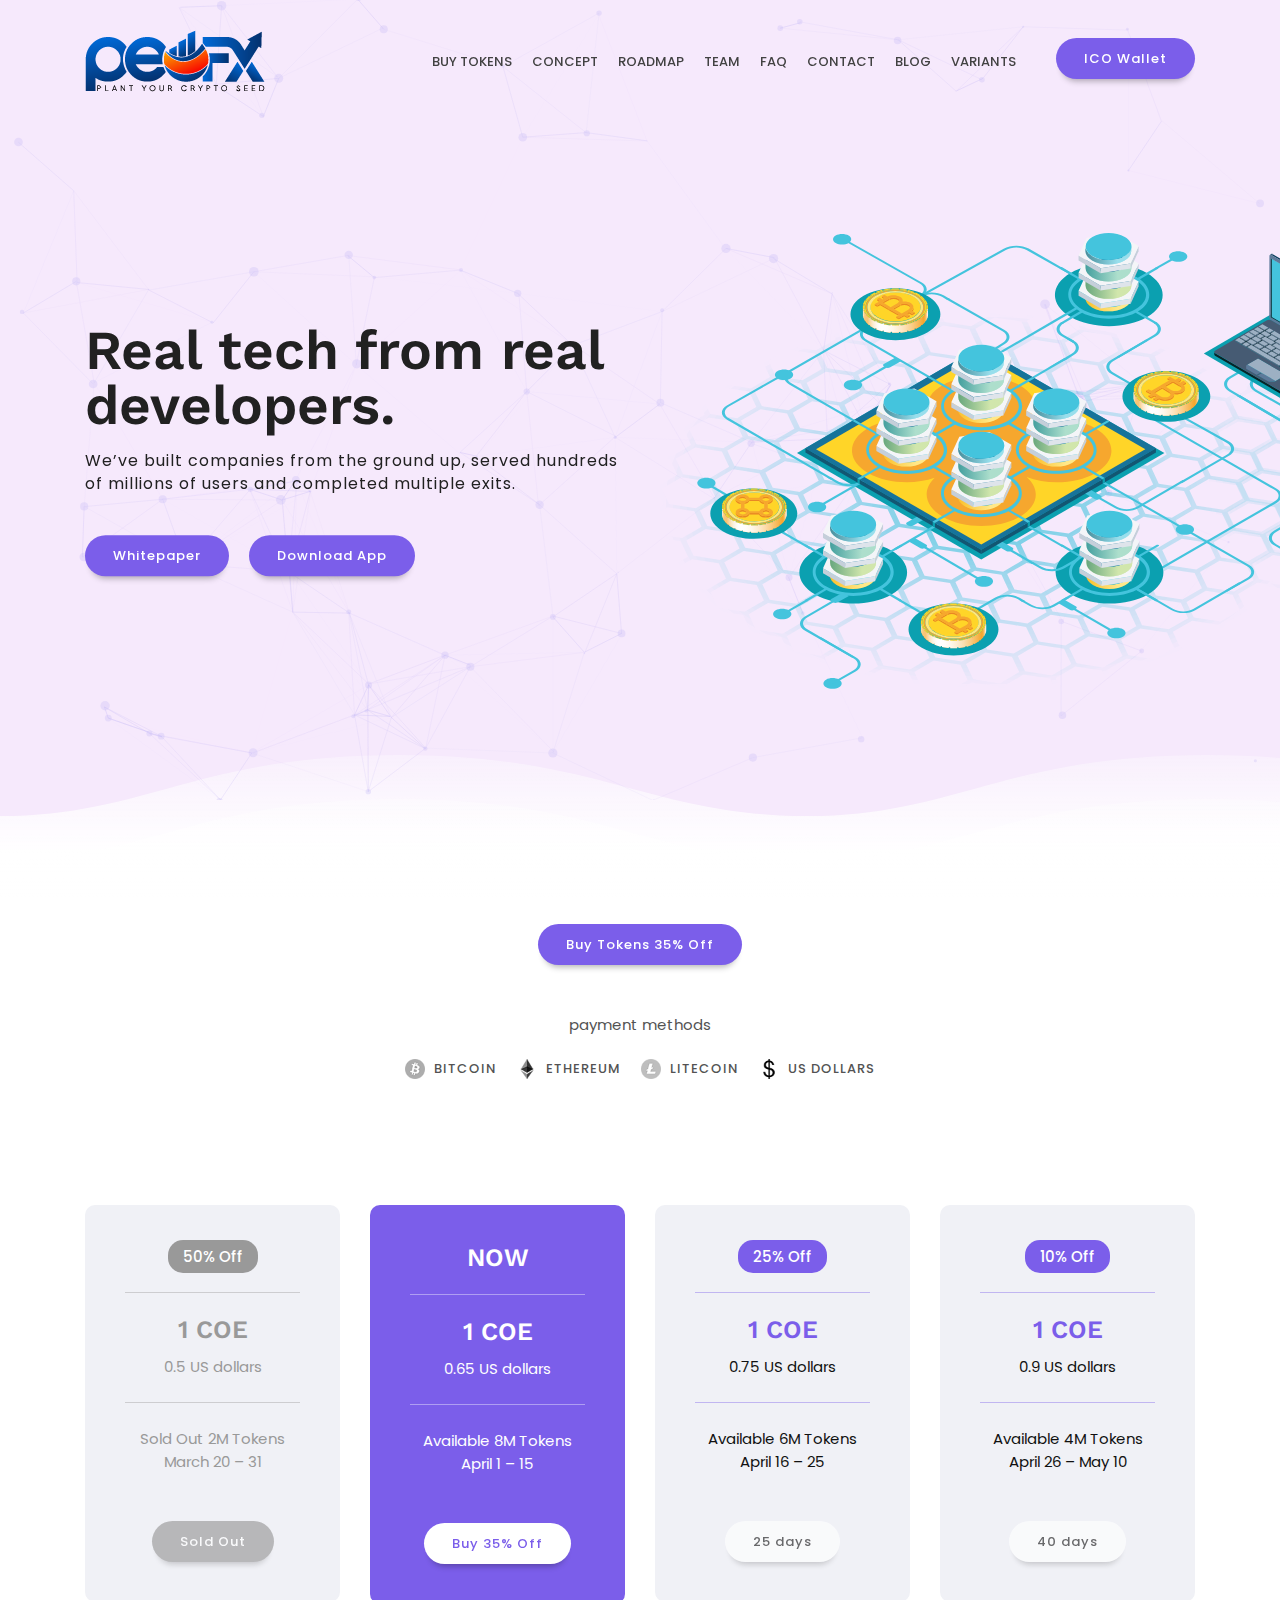
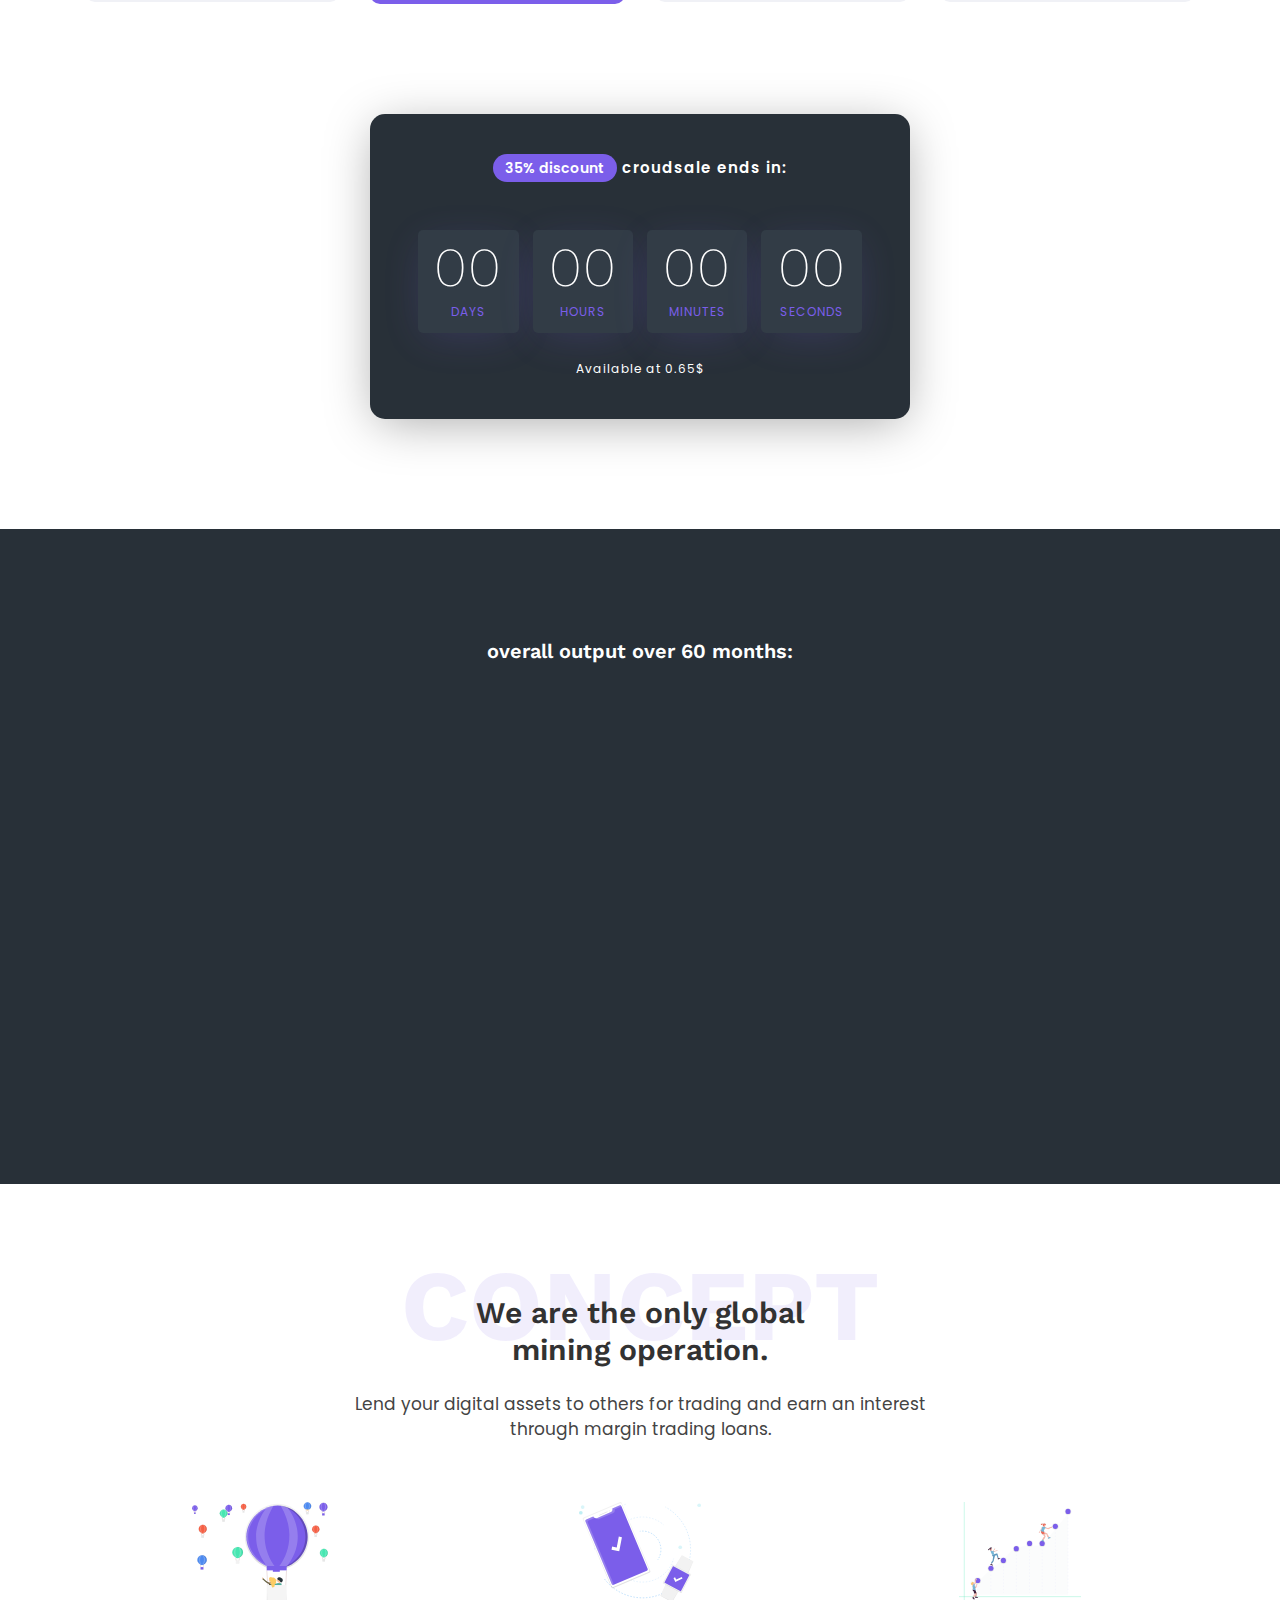
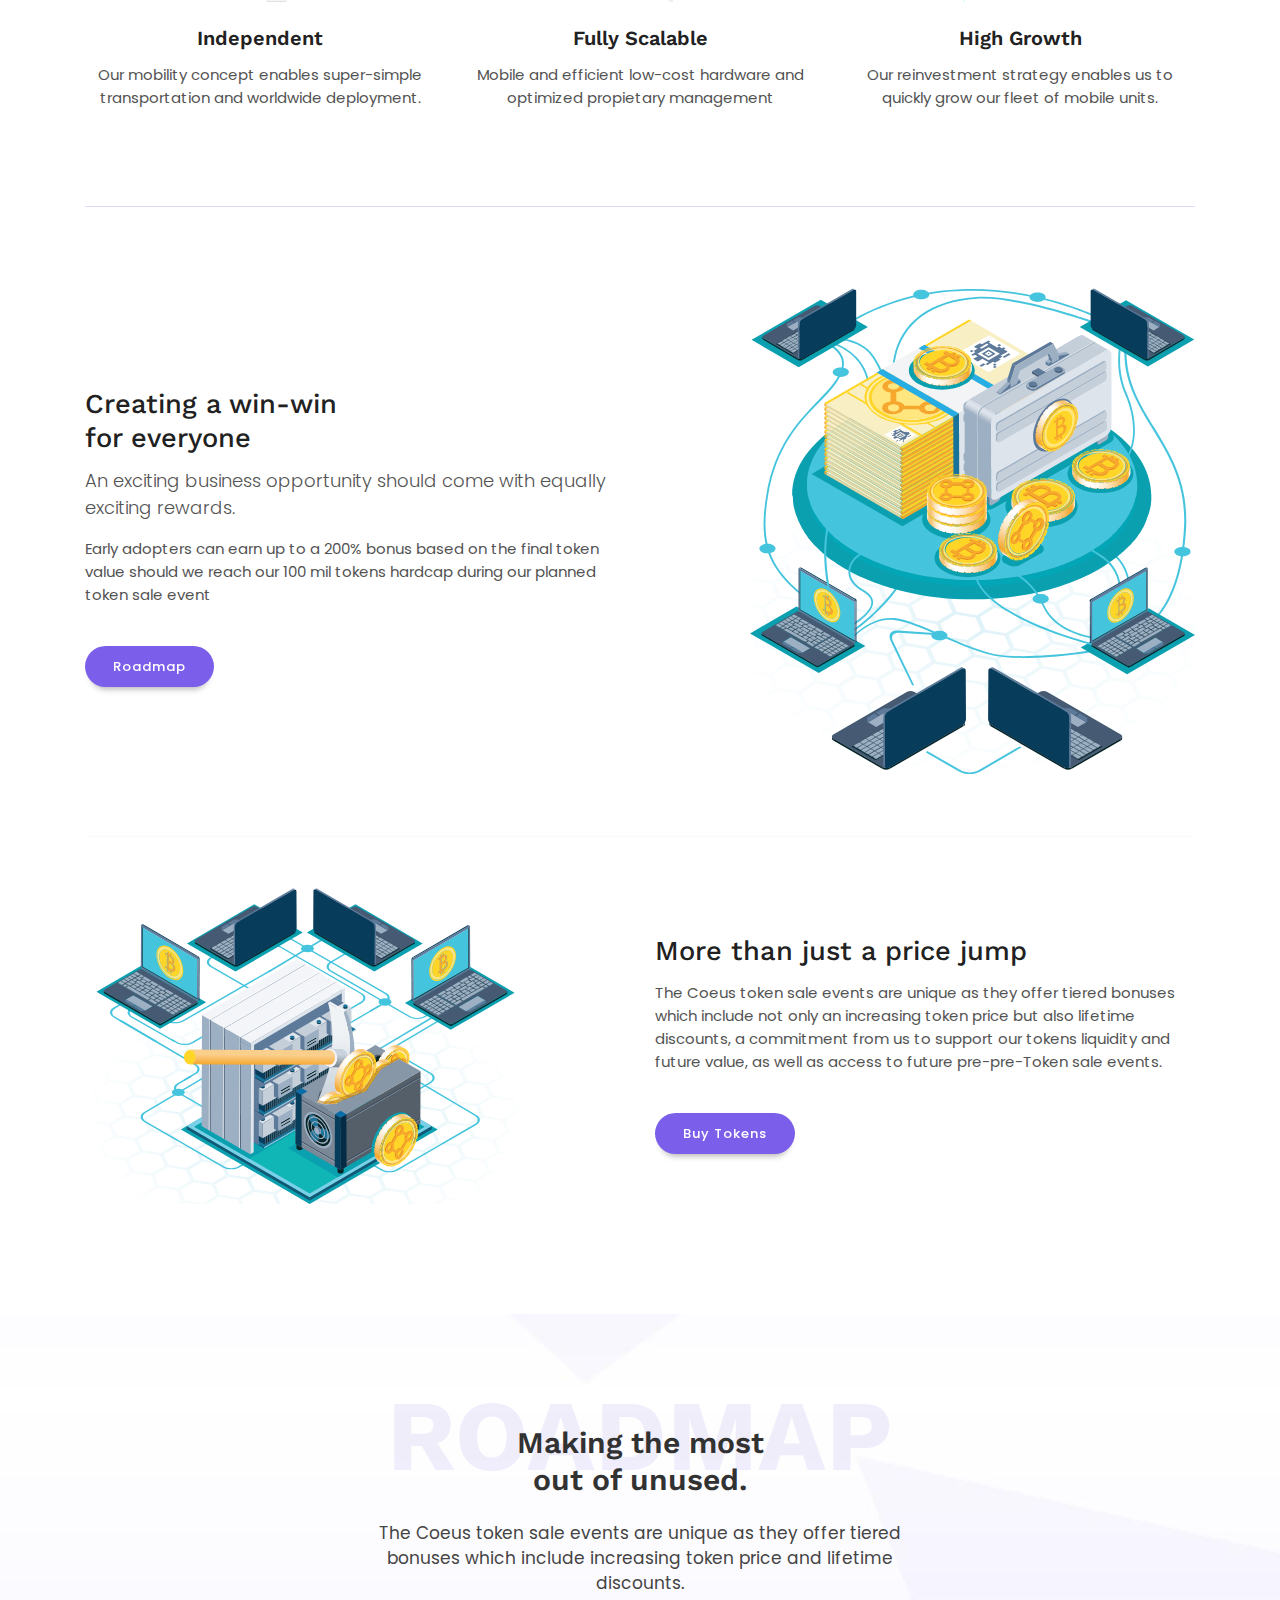
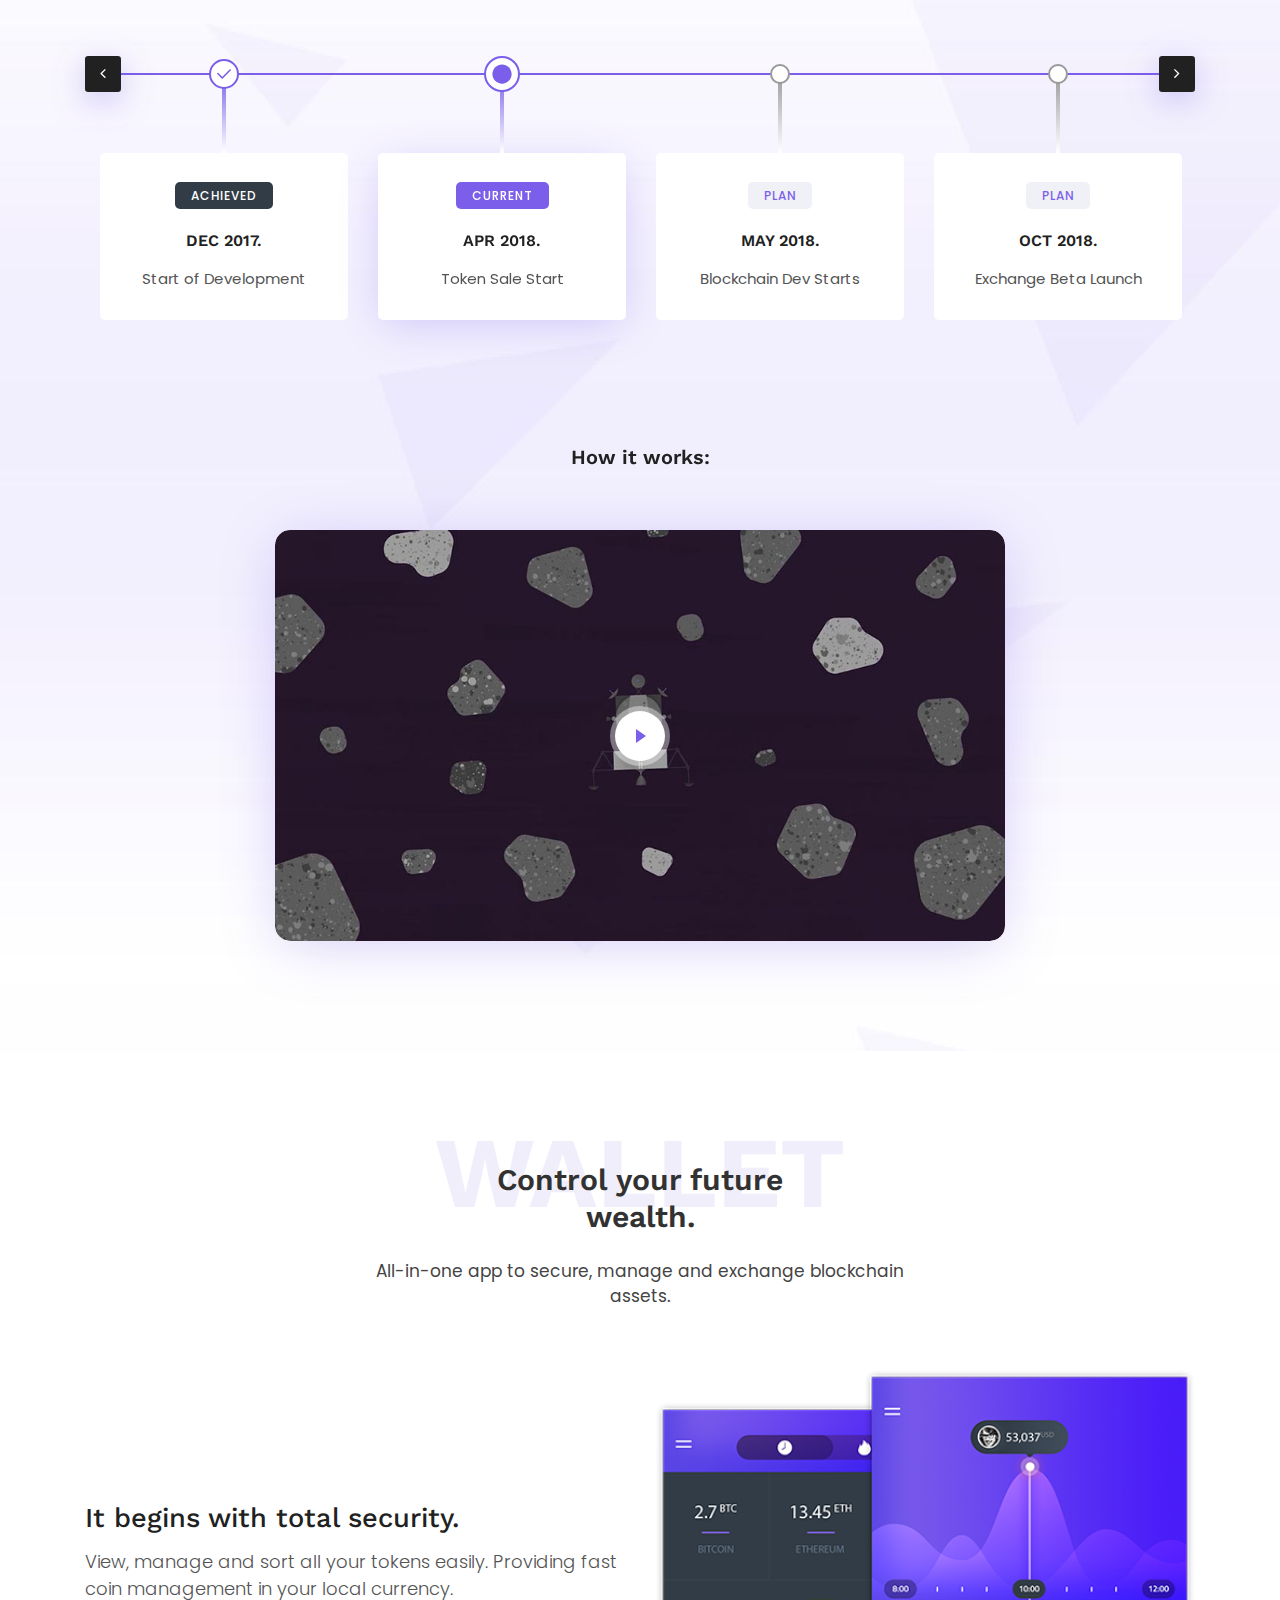
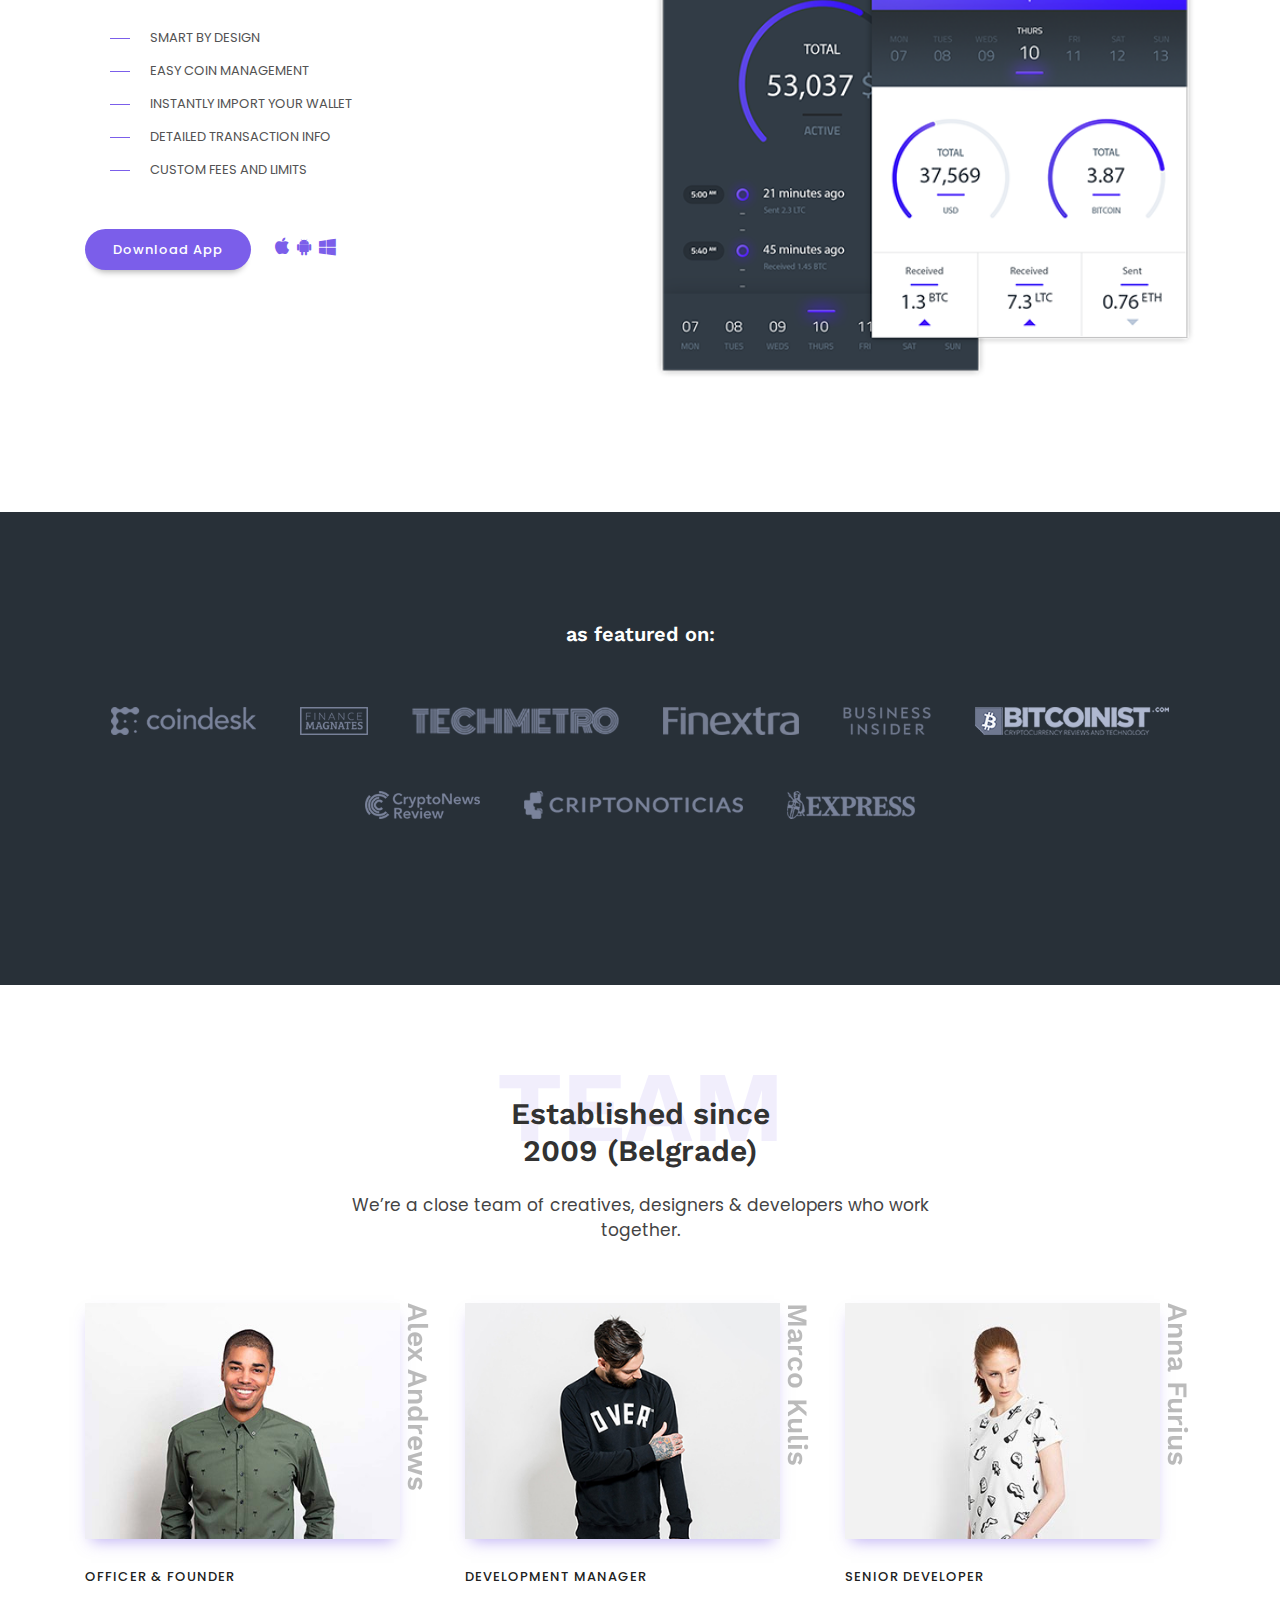
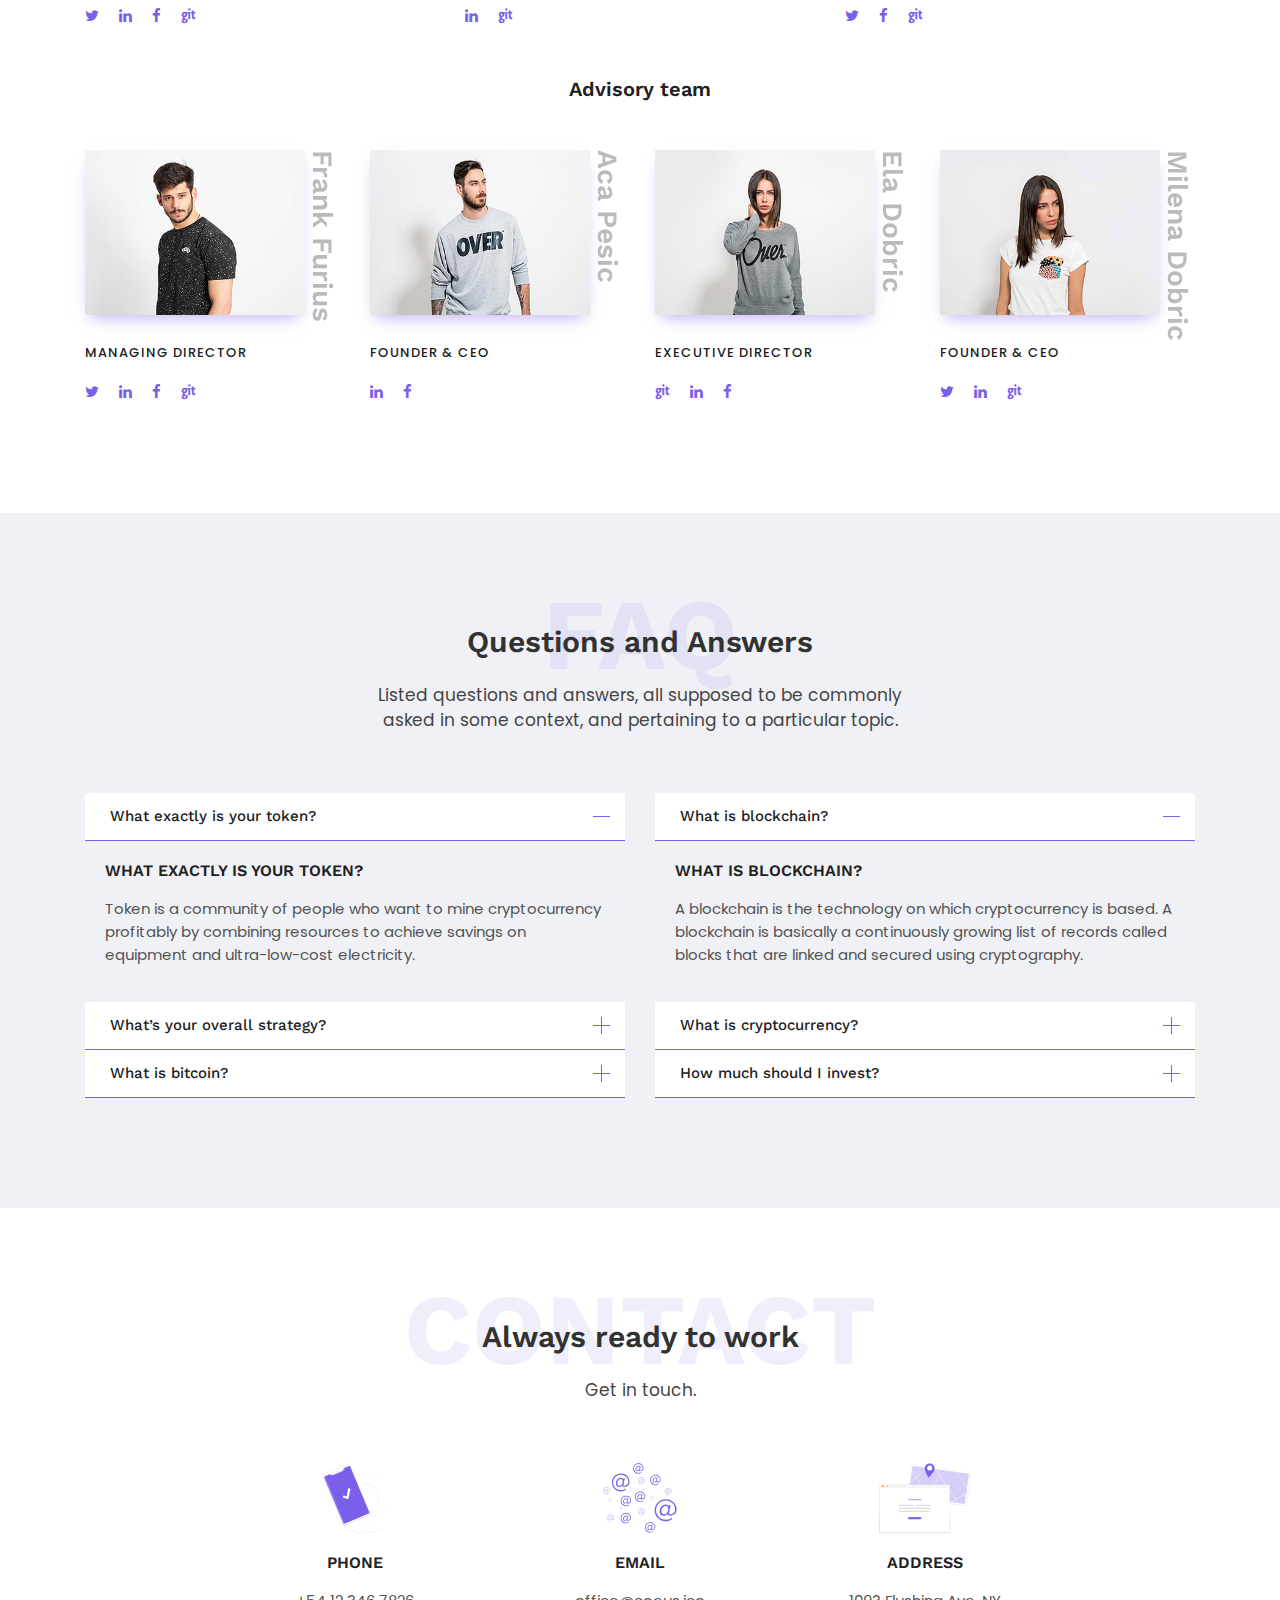
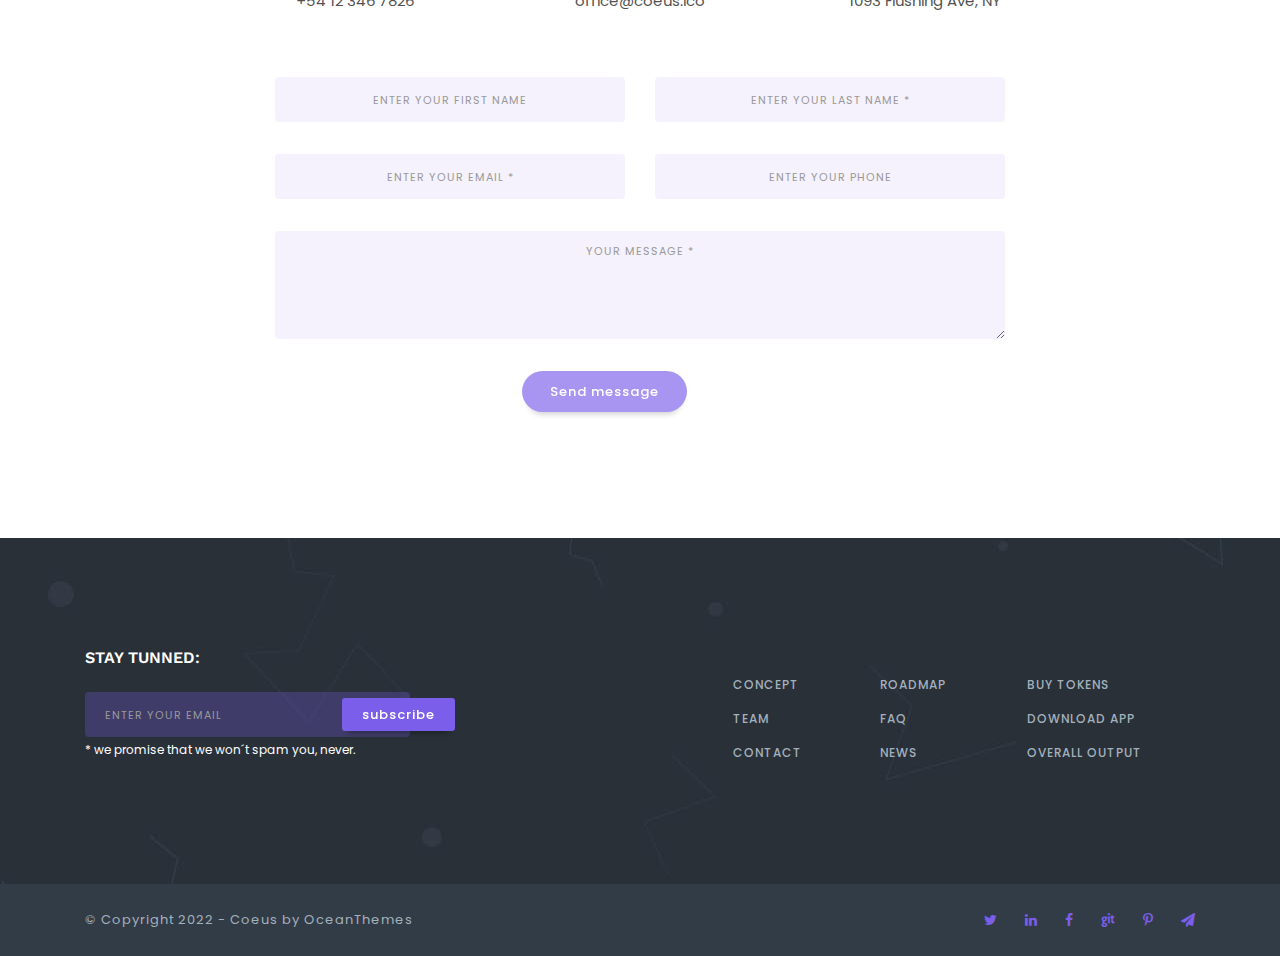
<file: public/web/coeus.html>
<!DOCTYPE html>
<html lang="en-US" class="no-js no-svg">

<head>
  <meta charset="UTF-8">
  <meta name="viewport" content="width=device-width, initial-scale=1">
  <link rel="profile" href="http://gmpg.org/xfn/11">

  <title>Coeus &#8211; Cryptocurrency Landing Page WordPress Theme</title>
  <meta name="robots" content="max-image-preview:large">
  <link rel="dns-prefetch" href="//fonts.googleapis.com">
  <link rel="alternate" type="application/rss+xml" title="Coeus &raquo; Feed"
    href="http://wpdemo.oceanthemes.net/coeus/feed/">
  <link rel="alternate" type="application/rss+xml" title="Coeus &raquo; Comments Feed"
    href="http://wpdemo.oceanthemes.net/coeus/comments/feed/">
  <script type="text/javascript">
    window._wpemojiSettings = { "baseUrl": "https:\/\/s.w.org\/images\/core\/emoji\/14.0.0\/72x72\/", "ext": ".png", "svgUrl": "https:\/\/s.w.org\/images\/core\/emoji\/14.0.0\/svg\/", "svgExt": ".svg", "source": { "concatemoji": "http:\/\/wpdemo.oceanthemes.net\/coeus\/wp-includes\/js\/wp-emoji-release.min.js?ver=6.1.1" } };
    /*! This file is auto-generated */
    !function (e, a, t) { var n, r, o, i = a.createElement("canvas"), p = i.getContext && i.getContext("2d"); function s(e, t) { var a = String.fromCharCode, e = (p.clearRect(0, 0, i.width, i.height), p.fillText(a.apply(this, e), 0, 0), i.toDataURL()); return p.clearRect(0, 0, i.width, i.height), p.fillText(a.apply(this, t), 0, 0), e === i.toDataURL() } function c(e) { var t = a.createElement("script"); t.src = e, t.defer = t.type = "text/javascript", a.getElementsByTagName("head")[0].appendChild(t) } for (o = Array("flag", "emoji"), t.supports = { everything: !0, everythingExceptFlag: !0 }, r = 0; r < o.length; r++)t.supports[o[r]] = function (e) { if (p && p.fillText) switch (p.textBaseline = "top", p.font = "600 32px Arial", e) { case "flag": return s([127987, 65039, 8205, 9895, 65039], [127987, 65039, 8203, 9895, 65039]) ? !1 : !s([55356, 56826, 55356, 56819], [55356, 56826, 8203, 55356, 56819]) && !s([55356, 57332, 56128, 56423, 56128, 56418, 56128, 56421, 56128, 56430, 56128, 56423, 56128, 56447], [55356, 57332, 8203, 56128, 56423, 8203, 56128, 56418, 8203, 56128, 56421, 8203, 56128, 56430, 8203, 56128, 56423, 8203, 56128, 56447]); case "emoji": return !s([129777, 127995, 8205, 129778, 127999], [129777, 127995, 8203, 129778, 127999]) }return !1 }(o[r]), t.supports.everything = t.supports.everything && t.supports[o[r]], "flag" !== o[r] && (t.supports.everythingExceptFlag = t.supports.everythingExceptFlag && t.supports[o[r]]); t.supports.everythingExceptFlag = t.supports.everythingExceptFlag && !t.supports.flag, t.DOMReady = !1, t.readyCallback = function () { t.DOMReady = !0 }, t.supports.everything || (n = function () { t.readyCallback() }, a.addEventListener ? (a.addEventListener("DOMContentLoaded", n, !1), e.addEventListener("load", n, !1)) : (e.attachEvent("onload", n), a.attachEvent("onreadystatechange", function () { "complete" === a.readyState && t.readyCallback() })), (e = t.source || {}).concatemoji ? c(e.concatemoji) : e.wpemoji && e.twemoji && (c(e.twemoji), c(e.wpemoji))) }(window, document, window._wpemojiSettings);
  </script>
  <style type="text/css">
    img.wp-smiley,
    img.emoji {
      display: inline !important;
      border: none !important;
      box-shadow: none !important;
      height: 1em !important;
      width: 1em !important;
      margin: 0 0.07em !important;
      vertical-align: -0.1em !important;
      background: none !important;
      padding: 0 !important;
    }
  </style>
  <link rel="stylesheet" id="wp-block-library-css" href="css/style.min.css" type="text/css" media="all">
  <link rel="stylesheet" id="classic-theme-styles-css" href="css/classic-themes.min.css" type="text/css" media="all">
  <style id="global-styles-inline-css" type="text/css">
    body {
      --wp--preset--color--black: #000000;
      --wp--preset--color--cyan-bluish-gray: #abb8c3;
      --wp--preset--color--white: #ffffff;
      --wp--preset--color--pale-pink: #f78da7;
      --wp--preset--color--vivid-red: #cf2e2e;
      --wp--preset--color--luminous-vivid-orange: #ff6900;
      --wp--preset--color--luminous-vivid-amber: #fcb900;
      --wp--preset--color--light-green-cyan: #7bdcb5;
      --wp--preset--color--vivid-green-cyan: #00d084;
      --wp--preset--color--pale-cyan-blue: #8ed1fc;
      --wp--preset--color--vivid-cyan-blue: #0693e3;
      --wp--preset--color--vivid-purple: #9b51e0;
      --wp--preset--gradient--vivid-cyan-blue-to-vivid-purple: linear-gradient(135deg, rgba(6, 147, 227, 1) 0%, rgb(155, 81, 224) 100%);
      --wp--preset--gradient--light-green-cyan-to-vivid-green-cyan: linear-gradient(135deg, rgb(122, 220, 180) 0%, rgb(0, 208, 130) 100%);
      --wp--preset--gradient--luminous-vivid-amber-to-luminous-vivid-orange: linear-gradient(135deg, rgba(252, 185, 0, 1) 0%, rgba(255, 105, 0, 1) 100%);
      --wp--preset--gradient--luminous-vivid-orange-to-vivid-red: linear-gradient(135deg, rgba(255, 105, 0, 1) 0%, rgb(207, 46, 46) 100%);
      --wp--preset--gradient--very-light-gray-to-cyan-bluish-gray: linear-gradient(135deg, rgb(238, 238, 238) 0%, rgb(169, 184, 195) 100%);
      --wp--preset--gradient--cool-to-warm-spectrum: linear-gradient(135deg, rgb(74, 234, 220) 0%, rgb(151, 120, 209) 20%, rgb(207, 42, 186) 40%, rgb(238, 44, 130) 60%, rgb(251, 105, 98) 80%, rgb(254, 248, 76) 100%);
      --wp--preset--gradient--blush-light-purple: linear-gradient(135deg, rgb(255, 206, 236) 0%, rgb(152, 150, 240) 100%);
      --wp--preset--gradient--blush-bordeaux: linear-gradient(135deg, rgb(254, 205, 165) 0%, rgb(254, 45, 45) 50%, rgb(107, 0, 62) 100%);
      --wp--preset--gradient--luminous-dusk: linear-gradient(135deg, rgb(255, 203, 112) 0%, rgb(199, 81, 192) 50%, rgb(65, 88, 208) 100%);
      --wp--preset--gradient--pale-ocean: linear-gradient(135deg, rgb(255, 245, 203) 0%, rgb(182, 227, 212) 50%, rgb(51, 167, 181) 100%);
      --wp--preset--gradient--electric-grass: linear-gradient(135deg, rgb(202, 248, 128) 0%, rgb(113, 206, 126) 100%);
      --wp--preset--gradient--midnight: linear-gradient(135deg, rgb(2, 3, 129) 0%, rgb(40, 116, 252) 100%);
      --wp--preset--duotone--dark-grayscale: url('coeus.html#wp-duotone-dark-grayscale');
      --wp--preset--duotone--grayscale: url('coeus.html#wp-duotone-grayscale');
      --wp--preset--duotone--purple-yellow: url('coeus.html#wp-duotone-purple-yellow');
      --wp--preset--duotone--blue-red: url('coeus.html#wp-duotone-blue-red');
      --wp--preset--duotone--midnight: url('coeus.html#wp-duotone-midnight');
      --wp--preset--duotone--magenta-yellow: url('coeus.html#wp-duotone-magenta-yellow');
      --wp--preset--duotone--purple-green: url('coeus.html#wp-duotone-purple-green');
      --wp--preset--duotone--blue-orange: url('coeus.html#wp-duotone-blue-orange');
      --wp--preset--font-size--small: 13px;
      --wp--preset--font-size--medium: 20px;
      --wp--preset--font-size--large: 36px;
      --wp--preset--font-size--x-large: 42px;
      --wp--preset--spacing--20: 0.44rem;
      --wp--preset--spacing--30: 0.67rem;
      --wp--preset--spacing--40: 1rem;
      --wp--preset--spacing--50: 1.5rem;
      --wp--preset--spacing--60: 2.25rem;
      --wp--preset--spacing--70: 3.38rem;
      --wp--preset--spacing--80: 5.06rem;
    }

    :where(.is-layout-flex) {
      gap: 0.5em;
    }

    body .is-layout-flow>.alignleft {
      float: left;
      margin-inline-start: 0;
      margin-inline-end: 2em;
    }

    body .is-layout-flow>.alignright {
      float: right;
      margin-inline-start: 2em;
      margin-inline-end: 0;
    }

    body .is-layout-flow>.aligncenter {
      margin-left: auto !important;
      margin-right: auto !important;
    }

    body .is-layout-constrained>.alignleft {
      float: left;
      margin-inline-start: 0;
      margin-inline-end: 2em;
    }

    body .is-layout-constrained>.alignright {
      float: right;
      margin-inline-start: 2em;
      margin-inline-end: 0;
    }

    body .is-layout-constrained>.aligncenter {
      margin-left: auto !important;
      margin-right: auto !important;
    }

    body .is-layout-constrained> :where(:not(.alignleft):not(.alignright):not(.alignfull)) {
      max-width: var(--wp--style--global--content-size);
      margin-left: auto !important;
      margin-right: auto !important;
    }

    body .is-layout-constrained>.alignwide {
      max-width: var(--wp--style--global--wide-size);
    }

    body .is-layout-flex {
      display: flex;
    }

    body .is-layout-flex {
      flex-wrap: wrap;
      align-items: center;
    }

    body .is-layout-flex>* {
      margin: 0;
    }

    :where(.wp-block-columns.is-layout-flex) {
      gap: 2em;
    }

    .has-black-color {
      color: var(--wp--preset--color--black) !important;
    }

    .has-cyan-bluish-gray-color {
      color: var(--wp--preset--color--cyan-bluish-gray) !important;
    }

    .has-white-color {
      color: var(--wp--preset--color--white) !important;
    }

    .has-pale-pink-color {
      color: var(--wp--preset--color--pale-pink) !important;
    }

    .has-vivid-red-color {
      color: var(--wp--preset--color--vivid-red) !important;
    }

    .has-luminous-vivid-orange-color {
      color: var(--wp--preset--color--luminous-vivid-orange) !important;
    }

    .has-luminous-vivid-amber-color {
      color: var(--wp--preset--color--luminous-vivid-amber) !important;
    }

    .has-light-green-cyan-color {
      color: var(--wp--preset--color--light-green-cyan) !important;
    }

    .has-vivid-green-cyan-color {
      color: var(--wp--preset--color--vivid-green-cyan) !important;
    }

    .has-pale-cyan-blue-color {
      color: var(--wp--preset--color--pale-cyan-blue) !important;
    }

    .has-vivid-cyan-blue-color {
      color: var(--wp--preset--color--vivid-cyan-blue) !important;
    }

    .has-vivid-purple-color {
      color: var(--wp--preset--color--vivid-purple) !important;
    }

    .has-black-background-color {
      background-color: var(--wp--preset--color--black) !important;
    }

    .has-cyan-bluish-gray-background-color {
      background-color: var(--wp--preset--color--cyan-bluish-gray) !important;
    }

    .has-white-background-color {
      background-color: var(--wp--preset--color--white) !important;
    }

    .has-pale-pink-background-color {
      background-color: var(--wp--preset--color--pale-pink) !important;
    }

    .has-vivid-red-background-color {
      background-color: var(--wp--preset--color--vivid-red) !important;
    }

    .has-luminous-vivid-orange-background-color {
      background-color: var(--wp--preset--color--luminous-vivid-orange) !important;
    }

    .has-luminous-vivid-amber-background-color {
      background-color: var(--wp--preset--color--luminous-vivid-amber) !important;
    }

    .has-light-green-cyan-background-color {
      background-color: var(--wp--preset--color--light-green-cyan) !important;
    }

    .has-vivid-green-cyan-background-color {
      background-color: var(--wp--preset--color--vivid-green-cyan) !important;
    }

    .has-pale-cyan-blue-background-color {
      background-color: var(--wp--preset--color--pale-cyan-blue) !important;
    }

    .has-vivid-cyan-blue-background-color {
      background-color: var(--wp--preset--color--vivid-cyan-blue) !important;
    }

    .has-vivid-purple-background-color {
      background-color: var(--wp--preset--color--vivid-purple) !important;
    }

    .has-black-border-color {
      border-color: var(--wp--preset--color--black) !important;
    }

    .has-cyan-bluish-gray-border-color {
      border-color: var(--wp--preset--color--cyan-bluish-gray) !important;
    }

    .has-white-border-color {
      border-color: var(--wp--preset--color--white) !important;
    }

    .has-pale-pink-border-color {
      border-color: var(--wp--preset--color--pale-pink) !important;
    }

    .has-vivid-red-border-color {
      border-color: var(--wp--preset--color--vivid-red) !important;
    }

    .has-luminous-vivid-orange-border-color {
      border-color: var(--wp--preset--color--luminous-vivid-orange) !important;
    }

    .has-luminous-vivid-amber-border-color {
      border-color: var(--wp--preset--color--luminous-vivid-amber) !important;
    }

    .has-light-green-cyan-border-color {
      border-color: var(--wp--preset--color--light-green-cyan) !important;
    }

    .has-vivid-green-cyan-border-color {
      border-color: var(--wp--preset--color--vivid-green-cyan) !important;
    }

    .has-pale-cyan-blue-border-color {
      border-color: var(--wp--preset--color--pale-cyan-blue) !important;
    }

    .has-vivid-cyan-blue-border-color {
      border-color: var(--wp--preset--color--vivid-cyan-blue) !important;
    }

    .has-vivid-purple-border-color {
      border-color: var(--wp--preset--color--vivid-purple) !important;
    }

    .has-vivid-cyan-blue-to-vivid-purple-gradient-background {
      background: var(--wp--preset--gradient--vivid-cyan-blue-to-vivid-purple) !important;
    }

    .has-light-green-cyan-to-vivid-green-cyan-gradient-background {
      background: var(--wp--preset--gradient--light-green-cyan-to-vivid-green-cyan) !important;
    }

    .has-luminous-vivid-amber-to-luminous-vivid-orange-gradient-background {
      background: var(--wp--preset--gradient--luminous-vivid-amber-to-luminous-vivid-orange) !important;
    }

    .has-luminous-vivid-orange-to-vivid-red-gradient-background {
      background: var(--wp--preset--gradient--luminous-vivid-orange-to-vivid-red) !important;
    }

    .has-very-light-gray-to-cyan-bluish-gray-gradient-background {
      background: var(--wp--preset--gradient--very-light-gray-to-cyan-bluish-gray) !important;
    }

    .has-cool-to-warm-spectrum-gradient-background {
      background: var(--wp--preset--gradient--cool-to-warm-spectrum) !important;
    }

    .has-blush-light-purple-gradient-background {
      background: var(--wp--preset--gradient--blush-light-purple) !important;
    }

    .has-blush-bordeaux-gradient-background {
      background: var(--wp--preset--gradient--blush-bordeaux) !important;
    }

    .has-luminous-dusk-gradient-background {
      background: var(--wp--preset--gradient--luminous-dusk) !important;
    }

    .has-pale-ocean-gradient-background {
      background: var(--wp--preset--gradient--pale-ocean) !important;
    }

    .has-electric-grass-gradient-background {
      background: var(--wp--preset--gradient--electric-grass) !important;
    }

    .has-midnight-gradient-background {
      background: var(--wp--preset--gradient--midnight) !important;
    }

    .has-small-font-size {
      font-size: var(--wp--preset--font-size--small) !important;
    }

    .has-medium-font-size {
      font-size: var(--wp--preset--font-size--medium) !important;
    }

    .has-large-font-size {
      font-size: var(--wp--preset--font-size--large) !important;
    }

    .has-x-large-font-size {
      font-size: var(--wp--preset--font-size--x-large) !important;
    }

    .wp-block-navigation a:where(:not(.wp-element-button)) {
      color: inherit;
    }

    :where(.wp-block-columns.is-layout-flex) {
      gap: 2em;
    }

    .wp-block-pullquote {
      font-size: 1.5em;
      line-height: 1.6;
    }
  </style>
  <link rel="stylesheet" id="contact-form-7-css" href="css/styles.css" type="text/css" media="all">
  <link rel="stylesheet" id="coeus-fonts-css"
    href="https://fonts.googleapis.com/css?family=Work+Sans%3A100%2C200%2C300%2C400%2C500%2C600%2C700%2C800%2C900%7CPoppins%3A100%2C100i%2C200%2C200i%2C300%2C300i%2C400%2C400i%2C500%2C500i%2C600%2C600i%2C700%2C700i%2C800%2C800i%2C900%2C900i%7CCrimson+Text%3A400%2C400i%2C600%2C600i%2C700%2C700i&amp;subset=latin%2Clatin-ext"
    type="text/css" media="all">
  <link rel="stylesheet" id="coeus-bootstrap-css" href="css/bootstrap.min.css" type="text/css" media="all">
  <link rel="stylesheet" id="coeus-font-awesome-css" href="css/font-awesome.min.css" type="text/css" media="all">
  <link rel="stylesheet" id="coeus-owl-carousel-css" href="css/owl.carousel.css" type="text/css" media="all">
  <link rel="stylesheet" id="coeus-transitions-css" href="css/owl.transitions.css" type="text/css" media="all">
  <link rel="stylesheet" id="coeus-style-css" href="css/style.css" type="text/css" media="all">
  <style id="coeus-style-inline-css" type="text/css">
    .loader {
      background-color: #fff;
    }

    div.loader svg rect,
    div.loader svg path {
      fill: #7b5eea;
    }

    .menu-back.dark .nav-link:hover,
    .menu-back.dark .nav-link:active,
    .nav-link:hover,
    .nav-link:active,
    .navbar-light .navbar-nav .nav-link:focus,
    .navbar-light .navbar-nav .nav-link:hover {
      color: #7b5eea !important;
      border-color: #7b5eea !important;
    }

    .hero-center-wrap p span.font-big-color,
    .countdown li,
    .table-sale.future-price h4,
    .btn-primary.table-ver,
    .nav-item ul li a:hover,
    .nav-item ul li a:active,
    .nav-item ul li a:focus,
    .title-wrap .back-title,
    .app-btn,
    .app-btn:hover,
    .modal-body h3,
    .roadmap-box p.plan span,
    .footer-list li a:hover,
    .footer p a,
    .footer p a:hover,
    .nav-item ul li a.active-subnav,
    .menu-back.dark .nav-item ul li a.active-subnav,
    .menu-back.dark .nav-item ul li a:hover,
    .demo a:hover {
      color: #7b5eea;
    }

    .menu-back .sub-menu .current_page_item a {
      color: #7b5eea !important;
    }

    .menu-back.dark .nav-link:hover,
    .menu-back.dark .nav-link:active,
    .nav-link:hover,
    .nav-link:active {
      color: #7b5eea !important;
      border-color: #7b5eea !important;
    }

    .nav-link.mPS2id-highlight,
    .menu-back.dark .nav-link.mPS2id-highlight {
      color: #7b5eea !important;
      border-color: #7b5eea !important;
    }

    .footer-list li a.text-white:hover,
    .color-pr {
      color: #7b5eea !important;
    }

    .btn-primary.table-ver:active,
    .btn-primary.table-ver:focus {
      color: #7b5eea !important;
    }

    .hero-center-wrap p span.back-color,
    .btn-primary,
    .btn-primary:hover,
    .countdown p span,
    .background-color,
    .table-sale.future-price p span,
    .line-sep,
    .next-roadmap:hover,
    .prev-roadmap:hover,
    #owl-roadmap:before,
    .app-list li:before,
    .progress-bar,
    .roadmap-box p span,
    .accordion-style .card-header a:hover,
    .accordion-style .card-header a:before,
    .accordion-style .card-header a:after,
    input.btn.btn-primary,
    .prev-roadmap.dark,
    .next-roadmap.dark {
      background-color: #7b5eea !important;
    }

    .table-sale.future-price .table-line,
    .nav-item:hover ul,
    .roadmap-box:after,
    .accordion-style .card-header a,
    .item.blue .roadmap-box.next-road:after,
    .item.blue-gradient .roadmap-box.next-road:after {
      border-color: #7b5eea;
    }

    .roadmap-box:before {
      background: linear-gradient(#7b5eea, #fff);
    }

    .item.dark .roadmap-box:before {
      background: linear-gradient(#7b5eea, #0e0529) !important;
    }

    .btn-primary:focus,
    .btn-primary:active {
      background-color: #7b5eea !important;
    }

    .scene path:first-child,
    .scene path:nth-child(2),
    .scene path:nth-child(3),
    .scene path:nth-child(4),
    .scene path:nth-child(5),
    .scene path:nth-child(6),
    .scene path:nth-child(7) {
      fill: #7b5eea;
    }

    figure.vimeo a:before,
    figure.youtube a:before {
      border-left: 10px solid #7b5eea;
    }

    figure.vimeo:hover a:after,
    figure.youtube:hover a:after {
      background: #7b5eea;
    }

    ::selection {
      background-color: #7b5eea;
    }

    ::-moz-selection {
      background-color: #7b5eea;
    }

    .countdown li {
      box-shadow: 0 8px 40px -6px rgba(123, 94, 234, 0.2);
    }

    .table-shadow {
      box-shadow: 0 8px 60px -6px rgba(123, 94, 234, 0.7);
    }

    .sub-shadow {
      box-shadow: 0 8px 30px -6px rgba(123, 94, 234, 0.2);
    }

    .roadmap-shadow {
      box-shadow: 0 8px 40px -6px rgba(123, 94, 234, 0.3);
    }

    .video-shadow {
      box-shadow: 0 8px 60px -6px rgba(123, 94, 234, 0.3);
    }

    .prev-roadmap,
    .next-roadmap {
      box-shadow: 0 8px 35px -6px rgba(123, 94, 234, 0.7);
    }

    .team-img-wrap img {
      box-shadow: 0 8px 15px -6px rgba(123, 94, 234, 0.5);
    }

    .team-img-wrap:hover img {
      box-shadow: 0 8px 45px -6px rgba(123, 94, 234, 0.3);
    }

    .form-control {
      background-color: rgba(123, 94, 234, 0.08);
    }

    .suscribe .form-control {
      background-color: rgba(123, 94, 234, 0.28);
    }

    .form-control:active,
    .form-control:focus {
      background-color: rgba(123, 94, 234, 0.7);
    }

    .sidebar-widget ul li:before,
    .sidebar-widget.widget_categories ul li:before,
    .sidebar-widget.widget_archive ul li:before,
    #sidebar .wp-tag-cloud li a,
    .search-form button {
      background-color: #7b5eea;
    }

    .blog-meta li,
    .blog-meta li a,
    .blog-title a:hover,
    .sidebar-widget ul li a:hover {
      color: #7b5eea;
    }
  </style>
  <link rel="stylesheet" id="js_composer_front-css" href="css/js_composer.min.css" type="text/css" media="all">
  <script type="text/javascript" src="js/jquery.min.js" id="jquery-core-js"></script>
  <script type="text/javascript" src="js/jquery-migrate.min.js" id="jquery-migrate-js"></script>
  <script type="text/javascript" src="js/jquery.countdown.min.js" id="coeus-countdown-js"></script>
  <link rel="https://api.w.org/" href="http://wpdemo.oceanthemes.net/coeus/wp-json/">
  <link rel="alternate" type="application/json" href="http://wpdemo.oceanthemes.net/coeus/wp-json/wp/v2/pages/20">
  <link rel="EditURI" type="application/rsd+xml" title="RSD" href="http://wpdemo.oceanthemes.net/coeus/xmlrpc.php?rsd">
  <link rel="wlwmanifest" type="application/wlwmanifest+xml"
    href="http://wpdemo.oceanthemes.net/coeus/wp-includes/wlwmanifest.xml">
  <meta name="generator" content="WordPress 6.1.1">
  <link rel="canonical" href="http://wpdemo.oceanthemes.net/coeus/">
  <link rel="shortlink" href="http://wpdemo.oceanthemes.net/coeus/">
  <link rel="alternate" type="application/json+oembed"
    href="http://wpdemo.oceanthemes.net/coeus/wp-json/oembed/1.0/embed?url=http%3A%2F%2Fwpdemo.oceanthemes.net%2Fcoeus%2F">
  <link rel="alternate" type="text/xml+oembed"
    href="http://wpdemo.oceanthemes.net/coeus/wp-json/oembed/1.0/embed?url=http%3A%2F%2Fwpdemo.oceanthemes.net%2Fcoeus%2F&#038;format=xml">
  <meta name="generator" content="Powered by WPBakery Page Builder - drag and drop page builder for WordPress.">
  <link rel="icon" href="images/cropped-favicon-32x32.png" sizes="32x32">
  <link rel="icon" href="images/cropped-favicon-192x192.png" sizes="192x192">
  <link rel="apple-touch-icon" href="images/cropped-favicon-180x180.png">
  <meta name="msapplication-TileImage"
    content="http://wpdemo.oceanthemes.net/coeus/wp-content/uploads/sites/21/2018/06/cropped-favicon-270x270.png">
  <style type="text/css" id="wp-custom-css">
    .hero-center-wrap.relative-on-lg .lp-2 p {
      letter-spacing: 2px;
    }

    @media (max-width: 991px) {
      .hero-center-wrap.relative-on-lg p {
        letter-spacing: 0px;
      }
    }

    .navbar-light .navbar-nav .nav-link {
      color: #424242;
    }

    @media (max-width: 991px) {
      .crow .hero-center-wrap.relative-on-lg {
        position: absolute;
        width: 100%;
        top: 50%;
        left: 0;
        z-index: 2;
        -webkit-transform: translateY(-50%);
        transform: translateY(-50%);
      }
    }

    section>.row {
      margin-right: 0;
      margin-left: 0;
    }

    section>.row>.vc_column_container>.vc_column-inner {
      padding-right: 0;
      padding-left: 0;
    }
  </style>
  <style id="kirki-inline-styles">
    body {
      font-family: Poppins;
      font-size: 15px;
      font-weight: 400;
      line-height: 23px;
      text-align: left;
      text-transform: none;
      color: #535353;
    }

    /* devanagari */
    @font-face {
      font-family: 'Poppins';
      font-style: normal;
      font-weight: 400;
      font-display: swap;
      src: url(fonts/pxiEyp8kv8JHgFVrJJbedHFHGPezSQ.woff) format('woff');
      unicode-range: U+0900-097F, U+1CD0-1CF6, U+1CF8-1CF9, U+200C-200D, U+20A8, U+20B9, U+25CC, U+A830-A839, U+A8E0-A8FB;
    }

    /* latin-ext */
    @font-face {
      font-family: 'Poppins';
      font-style: normal;
      font-weight: 400;
      font-display: swap;
      src: url(fonts/pxiEyp8kv8JHgFVrJJnedHFHGPezSQ.woff) format('woff');
      unicode-range: U+0100-024F, U+0259, U+1E00-1EFF, U+2020, U+20A0-20AB, U+20AD-20CF, U+2113, U+2C60-2C7F, U+A720-A7FF;
    }

    /* latin */
    @font-face {
      font-family: 'Poppins';
      font-style: normal;
      font-weight: 400;
      font-display: swap;
      src: url(fonts/pxiEyp8kv8JHgFVrJJfedHFHGPc.woff) format('woff');
      unicode-range: U+0000-00FF, U+0131, U+0152-0153, U+02BB-02BC, U+02C6, U+02DA, U+02DC, U+2000-206F, U+2074, U+20AC, U+2122, U+2191, U+2193, U+2212, U+2215, U+FEFF, U+FFFD;
    }

    /* devanagari */
    @font-face {
      font-family: 'Poppins';
      font-style: normal;
      font-weight: 400;
      font-display: swap;
      src: url(fonts/pxiEyp8kv8JHgFVrJJbedHFHGPezSQ.woff) format('woff');
      unicode-range: U+0900-097F, U+1CD0-1CF6, U+1CF8-1CF9, U+200C-200D, U+20A8, U+20B9, U+25CC, U+A830-A839, U+A8E0-A8FB;
    }

    /* latin-ext */
    @font-face {
      font-family: 'Poppins';
      font-style: normal;
      font-weight: 400;
      font-display: swap;
      src: url(fonts/pxiEyp8kv8JHgFVrJJnedHFHGPezSQ.woff) format('woff');
      unicode-range: U+0100-024F, U+0259, U+1E00-1EFF, U+2020, U+20A0-20AB, U+20AD-20CF, U+2113, U+2C60-2C7F, U+A720-A7FF;
    }

    /* latin */
    @font-face {
      font-family: 'Poppins';
      font-style: normal;
      font-weight: 400;
      font-display: swap;
      src: url(fonts/pxiEyp8kv8JHgFVrJJfedHFHGPc.woff) format('woff');
      unicode-range: U+0000-00FF, U+0131, U+0152-0153, U+02BB-02BC, U+02C6, U+02DA, U+02DC, U+2000-206F, U+2074, U+20AC, U+2122, U+2191, U+2193, U+2212, U+2215, U+FEFF, U+FFFD;
    }

    /* devanagari */
    @font-face {
      font-family: 'Poppins';
      font-style: normal;
      font-weight: 400;
      font-display: swap;
      src: url(fonts/pxiEyp8kv8JHgFVrJJbedHFHGPezSQ.woff) format('woff');
      unicode-range: U+0900-097F, U+1CD0-1CF6, U+1CF8-1CF9, U+200C-200D, U+20A8, U+20B9, U+25CC, U+A830-A839, U+A8E0-A8FB;
    }

    /* latin-ext */
    @font-face {
      font-family: 'Poppins';
      font-style: normal;
      font-weight: 400;
      font-display: swap;
      src: url(fonts/pxiEyp8kv8JHgFVrJJnedHFHGPezSQ.woff) format('woff');
      unicode-range: U+0100-024F, U+0259, U+1E00-1EFF, U+2020, U+20A0-20AB, U+20AD-20CF, U+2113, U+2C60-2C7F, U+A720-A7FF;
    }

    /* latin */
    @font-face {
      font-family: 'Poppins';
      font-style: normal;
      font-weight: 400;
      font-display: swap;
      src: url(fonts/pxiEyp8kv8JHgFVrJJfedHFHGPc.woff) format('woff');
      unicode-range: U+0000-00FF, U+0131, U+0152-0153, U+02BB-02BC, U+02C6, U+02DA, U+02DC, U+2000-206F, U+2074, U+20AC, U+2122, U+2191, U+2193, U+2212, U+2215, U+FEFF, U+FFFD;
    }
  </style>
  <style type="text/css" data-type="vc_shortcodes-custom-css">
    .vc_custom_1539743301695 {
      background-color: rgba(245, 231, 252, 0.9) !important;
      *background-color: rgb(245, 231, 252) !important;
    }

    .vc_custom_1528791279622 {
      padding-bottom: 110px !important;
    }

    .vc_custom_1525859427137 {
      padding-top: 110px !important;
      padding-bottom: 110px !important;
      background-color: #283038 !important;
    }

    .vc_custom_1528799432484 {
      padding-top: 110px !important;
    }

    .vc_custom_1525942300320 {
      padding-bottom: 110px !important;
    }

    .vc_custom_1528791377142 {
      padding-top: 110px !important;
      padding-bottom: 110px !important;
    }

    .vc_custom_1528796545860 {
      padding-top: 110px !important;
      padding-bottom: 110px !important;
    }

    .vc_custom_1526292003833 {
      padding-top: 110px !important;
      padding-bottom: 110px !important;
      background-color: #283038 !important;
    }

    .vc_custom_1528791405206 {
      padding-top: 110px !important;
      padding-bottom: 110px !important;
    }

    .vc_custom_1528791429360 {
      padding-top: 110px !important;
      padding-bottom: 110px !important;
      background-color: #f0f1f6 !important;
    }

    .vc_custom_1528791436893 {
      padding-top: 110px !important;
      padding-bottom: 110px !important;
    }

    .vc_custom_1525754543687 {
      margin-top: 24px !important;
    }

    .vc_custom_1525755206449 {
      margin-top: 48px !important;
    }

    .vc_custom_1525755226182 {
      margin-top: 4px !important;
    }

    .vc_custom_1528791270146 {
      padding-top: 110px !important;
    }

    .vc_custom_1531468496463 {
      margin-bottom: 16px !important;
    }

    .vc_custom_1525859465145 {
      margin-bottom: 60px !important;
    }

    .vc_custom_1531729384228 {
      margin-bottom: 0px !important;
    }

    .vc_custom_1525939288403 {
      margin-top: 0px !important;
      margin-bottom: 0px !important;
      padding-top: 80px !important;
      padding-bottom: 80px !important;
    }

    .vc_custom_1531469297164 {
      margin-bottom: 16px !important;
    }

    .vc_custom_1531470930808 {
      margin-top: 48px !important;
      margin-bottom: 48px !important;
    }

    .vc_custom_1531469319046 {
      margin-bottom: 16px !important;
    }

    .vc_custom_1529895442278 {
      margin-bottom: 60px !important;
      padding-top: 80px !important;
    }

    .vc_custom_1531729400193 {
      margin-bottom: 0px !important;
    }

    .vc_custom_1531393024585 {
      margin-bottom: 24px !important;
    }

    .vc_custom_1531393078926 {
      margin-bottom: 0px !important;
    }

    .vc_custom_1531729410966 {
      margin-bottom: 60px !important;
    }

    .vc_custom_1531729406769 {
      margin-bottom: 0px !important;
    }

    .vc_custom_1531729420659 {
      margin-bottom: 35px !important;
      padding-top: 50px !important;
    }
  </style><noscript>
    <style>
      .wpb_animate_when_almost_visible {
        opacity: 1;
      }
    </style>
  </noscript>
</head>

<body
  class="home page-template page-template-page-templates page-template-template-canvas page-template-page-templatestemplate-canvas-php page page-id-20 wpb-js-composer js-comp-ver-6.10.0 vc_responsive">
  <div class="loader">
    <svg version="1.1" id="Layer_1" xmlns="http://www.w3.org/2000/svg" xmlns:xlink="http://www.w3.org/1999/xlink"
      x="0px" y="0px" width="24px" height="30px" viewBox="0 0 24 30" style="enable-background:new 0 0 50 50;"
      xml:space="preserve">
      <rect x="0" y="0" width="4" height="10" fill="#333">
        <animatetransform attributeType="xml" attributeName="transform" type="translate" values="0 0; 0 20; 0 0"
          begin="0" dur="0.6s" repeatCount="indefinite" />
      </rect>
      <rect x="10" y="0" width="4" height="10" fill="#333">
        <animatetransform attributeType="xml" attributeName="transform" type="translate" values="0 0; 0 20; 0 0"
          begin="0.2s" dur="0.6s" repeatCount="indefinite" />
      </rect>
      <rect x="20" y="0" width="4" height="10" fill="#333">
        <animatetransform attributeType="xml" attributeName="transform" type="translate" values="0 0; 0 20; 0 0"
          begin="0.4s" dur="0.6s" repeatCount="indefinite" />
      </rect>
    </svg>
  </div>
  <div id="menu-wrap" class="menu-back cbp-af-header">
    <div class="container">
      <div class="row">
        <div class="col-12">
          <nav class="navbar navbar-expand-lg navbar-light bg-light mx-lg-0">
            <a class="navbar-brand" href="http://wpdemo.oceanthemes.net/coeus/">
              <img src="images/logo.png" alt="Coeus">
            </a>
            <button class="navbar-toggler" type="button" data-toggle="collapse" data-target="#navbarSupportedContent"
              aria-controls="navbarSupportedContent" aria-expanded="false" aria-label="Toggle navigation">
              <span class="navbar-toggler-icon">
                <span class="menu-icon__line menu-icon__line-left"></span>
                <span class="menu-icon__line"></span>
                <span class="menu-icon__line menu-icon__line-right"></span>
              </span>
            </button>

            <div class="collapse navbar-collapse" id="navbarSupportedContent">
              <ul id="menu-one-page-menu" class="navbar-nav ml-auto">
                <li id="menu-item-433" class="menu-item menu-item-type-custom menu-item-object-custom menu-item-433"><a
                    href="#buy">Buy Tokens</a></li>
                <li id="menu-item-434" class="menu-item menu-item-type-custom menu-item-object-custom menu-item-434"><a
                    href="#concept">Concept</a></li>
                <li id="menu-item-435" class="menu-item menu-item-type-custom menu-item-object-custom menu-item-435"><a
                    href="#roadmap">Roadmap</a></li>
                <li id="menu-item-436" class="menu-item menu-item-type-custom menu-item-object-custom menu-item-436"><a
                    href="#team">Team</a></li>
                <li id="menu-item-437" class="menu-item menu-item-type-custom menu-item-object-custom menu-item-437"><a
                    href="#faq">FAQ</a></li>
                <li id="menu-item-438" class="menu-item menu-item-type-custom menu-item-object-custom menu-item-438"><a
                    href="#contact">Contact</a></li>
                <li id="menu-item-582" class="menu-item menu-item-type-post_type menu-item-object-page menu-item-582"><a
                    href="http://wpdemo.oceanthemes.net/coeus/blog/">Blog</a></li>
                <li id="menu-item-439"
                  class="menu-item menu-item-type-custom menu-item-object-custom current-menu-ancestor current-menu-parent menu-item-has-children menu-item-439">
                  <a href="#t7">Variants</a>
                  <ul class="sub-menu">
                    <li id="menu-item-496"
                      class="menu-item menu-item-type-post_type menu-item-object-page menu-item-home current-menu-item page_item page-item-20 current_page_item menu-item-496">
                      <a href="http://wpdemo.oceanthemes.net/coeus/" aria-current="page">From developers</a></li>
                    <li id="menu-item-540"
                      class="menu-item menu-item-type-custom menu-item-object-custom menu-item-540"><a
                        href="http://wpdemo.oceanthemes.net/coeus-gradient/">Countdown gradient</a></li>
                    <li id="menu-item-500"
                      class="menu-item menu-item-type-post_type menu-item-object-page menu-item-500"><a
                        href="http://wpdemo.oceanthemes.net/coeus/crowdsale/">Crowdsale</a></li>
                    <li id="menu-item-542"
                      class="menu-item menu-item-type-custom menu-item-object-custom menu-item-542"><a
                        href="http://wpdemo.oceanthemes.net/coeus-azure-blockchain/">Azure blockchain &#8211;
                        animated</a></li>
                    <li id="menu-item-574"
                      class="menu-item menu-item-type-custom menu-item-object-custom menu-item-574"><a
                        href="http://wpdemo.oceanthemes.net/coeus-dark/">From developers &#8211; dark</a></li>
                    <li id="menu-item-575"
                      class="menu-item menu-item-type-custom menu-item-object-custom menu-item-575"><a
                        href="http://wpdemo.oceanthemes.net/coeus-dark/home-crowdsale-dark/">Crowdsale &#8211; dark</a>
                    </li>
                    <li id="menu-item-504"
                      class="menu-item menu-item-type-post_type menu-item-object-page menu-item-504"><a
                        href="http://wpdemo.oceanthemes.net/coeus/home-from-developers-animated/">From developers
                        &#8211; animated</a></li>
                    <li id="menu-item-541"
                      class="menu-item menu-item-type-custom menu-item-object-custom menu-item-541"><a
                        href="http://wpdemo.oceanthemes.net/coeus-gradient/home-countdown-gradient-anime/">Countdown
                        gradient anime</a></li>
                    <li id="menu-item-501"
                      class="menu-item menu-item-type-post_type menu-item-object-page menu-item-501"><a
                        href="http://wpdemo.oceanthemes.net/coeus/home-crowdsale-snimated/">Crowdsale &#8211;
                        animated</a></li>
                    <li id="menu-item-576"
                      class="menu-item menu-item-type-custom menu-item-object-custom menu-item-576"><a
                        href="http://wpdemo.oceanthemes.net/coeus-dark/home-from-developers-anime-dark/">From developers
                        &#8211; anime dark</a></li>
                    <li id="menu-item-577"
                      class="menu-item menu-item-type-custom menu-item-object-custom menu-item-577"><a
                        href="http://wpdemo.oceanthemes.net/coeus-dark/home-crowdsale-animated-dark/">Crowdsale &#8211;
                        animated dark</a></li>
                  </ul>
                </li>
              </ul>
              <div class="header-btn">
                <a class="btn btn-primary js-tilt" href="#app" role="button" data-tilt-perspective="300"
                  data-tilt-speed="700" data-tilt-max="24"><span>ICO Wallet</span></a>
              </div>
            </div>
          </nav>
        </div>
      </div>
    </div>
  </div>

  <section class="wpb-content-wrapper">
    <section class="wpb_row vc_row-fluid height-auto-lg hide-over vc_custom_1539743301695 vc_row-has-fill full-height">
      <div class="hero-center-wrap relative-on-lg">
        <div class="container">
          <div class="row">
            <div
              class="text-center text-lg-left parallax-fade-top align-self-center z-bigger wpb_column vc_column_container vc_col-sm-6">
              <div class="vc_column-inner ">
                <div class="wpb_wrapper">
                  <h2 style="text-align: left" class="vc_custom_heading">Real tech from real developers.</h2>
                  <div class="wpb_text_column wpb_content_element  mt-3 mb-4 pb-3 font-weight-normal">
                    <div class="wpb_wrapper">
                      <p>We’ve built companies from the ground up, served hundreds of millions of users and completed
                        multiple exits.</p>

                    </div>
                  </div>
                  <a class="btn btn-primary js-tilt  primary  ml-lg-0" href="#" data-gal="m_PageScroll2id"
                    data-tilt-perspective="300" data-tilt-speed="700" data-tilt-max="24"
                    target="_self"><span>Whitepaper</span></a>
                  <a class="btn btn-primary js-tilt  primary  " href="#app" data-gal="m_PageScroll2id"
                    data-tilt-perspective="300" data-tilt-speed="700" data-tilt-max="24" target="_self"><span>Download
                      App</span></a>
                </div>
              </div>
            </div>
            <div class="header-img wpb_column vc_column_container vc_col-sm-6">
              <div class="vc_column-inner ">
                <div class="wpb_wrapper">
                  <div class="img-wrap">
                    <img src="fonts/home-il.svg" alt>
                  </div>

                </div>
              </div>
            </div>
          </div>
        </div>
      </div>
      <div class="ocean">
        <div class="wave"></div>
        <div class="wave"></div>
      </div>
      <div id="particles-js" class="min-height"></div>
    </section>
    <section id="buy" class="wpb_row vc_row-fluid vc_custom_1528791279622">
      <div class="container">
        <div class="row">
          <div class="text-center wpb_column vc_column_container vc_col-sm-12">
            <div class="vc_column-inner vc_custom_1525754543687">
              <div class="wpb_wrapper"> <a class="btn btn-primary js-tilt  primary  " href="#"
                  data-gal="m_PageScroll2id" data-tilt-perspective="300" data-tilt-speed="700" data-tilt-max="24"
                  target="_self"><span>Buy Tokens 35% Off</span></a>
              </div>
            </div>
          </div>
          <div class="text-center wpb_column vc_column_container vc_col-sm-12">
            <div class="vc_column-inner vc_custom_1525755206449">
              <div class="wpb_wrapper">
                <div class="wpb_text_column wpb_content_element  vc_custom_1531468496463">
                  <div class="wpb_wrapper">
                    <p style="text-align: center;">payment methods</p>

                  </div>
                </div>
              </div>
            </div>
          </div>
          <div class="wpb_column vc_column_container vc_col-sm-12">
            <div class="vc_column-inner vc_custom_1525755226182">
              <div class="wpb_wrapper">
                <ul class="payment-methods">

                  <li><img src="images/bitcoin.png" alt>
                    <p>bitcoin</p>
                  </li>

                  <li><img src="images/etherium.png" alt>
                    <p>ethereum</p>
                  </li>

                  <li><img src="images/litecoin.png" alt>
                    <p>litecoin</p>
                  </li>

                  <li><img src="images/usd.png" alt>
                    <p>US Dollars</p>
                  </li>

                </ul>

              </div>
            </div>
          </div>
          <div class="wpb_column vc_column_container vc_col-sm-12">
            <div class="vc_column-inner ">
              <div class="wpb_wrapper">
                <div class="vc_row wpb_row vc_inner vc_row-fluid padding-top-big">
                  <div class="col-xl-3 col-sm-6 wpb_column vc_column_container vc_col-sm-3">
                    <div class="vc_column-inner ">
                      <div class="wpb_wrapper">
                        <div class="table-sale   " style="background-color:#f0f1f6">
                          <p class="text-center"><span>50% Off</span></p>
                          <div class="table-line mt-4 mb-4"></div>
                          <h4 class="text-center">1 COE</h4>
                          <p class="text-center">0.5 US dollars</p>
                          <div class="table-line mt-4 mb-4"></div>
                          <p class="text-center">Sold Out 2M Tokens</p>
                          <p class="text-center">March 20 &#8211; 31</p>
                          <a class="btn mt-5  disabled   " href="#" title="Sold Out" target="_self"><span>Sold
                              Out</span></a>
                        </div>
                      </div>
                    </div>
                  </div>
                  <div class="col-xl-3 col-sm-6 mt-4 mt-sm-0 wpb_column vc_column_container vc_col-sm-3">
                    <div class="vc_column-inner ">
                      <div class="wpb_wrapper">
                        <div class="table-sale  background-color " style="background-color:#7b5eea">
                          <h4 class="text-center">Now</h4>
                          <div class="table-line mt-4 mb-4"></div>
                          <h4 class="text-center">1 COE</h4>
                          <p class="text-center">0.65 US dollars</p>
                          <div class="table-line mt-4 mb-4"></div>
                          <p class="text-center">Available 8M Tokens</p>
                          <p class="text-center">April 1 &#8211; 15</p>
                          <a class="btn mt-5  none  btn-primary table-ver js-tilt " href="#" title="Buy 35% Off"
                            target="_self"><span>Buy 35% Off</span></a>
                        </div>
                      </div>
                    </div>
                  </div>
                  <div class="col-xl-3 col-sm-6 mt-4 mt-xl-0 wpb_column vc_column_container vc_col-sm-3">
                    <div class="vc_column-inner ">
                      <div class="wpb_wrapper">
                        <div class="table-sale future-price  " style="background-color:#f0f1f6">
                          <p class="text-center"><span>25% Off</span></p>
                          <div class="table-line mt-4 mb-4"></div>
                          <h4 class="text-center">1 COE</h4>
                          <p class="text-center">0.75 US dollars</p>
                          <div class="table-line mt-4 mb-4"></div>
                          <p class="text-center">Available 6M Tokens</p>
                          <p class="text-center">April 16 &#8211; 25</p>
                          <a class="btn mt-5  disabled  background-white " href="#" title="25 days"
                            target="_self"><span>25 days</span></a>
                        </div>
                      </div>
                    </div>
                  </div>
                  <div class="col-xl-3 col-sm-6 mt-4 mt-xl-0 wpb_column vc_column_container vc_col-sm-3">
                    <div class="vc_column-inner ">
                      <div class="wpb_wrapper">
                        <div class="table-sale future-price  " style="background-color:#f0f1f6">
                          <p class="text-center"><span>10% Off</span></p>
                          <div class="table-line mt-4 mb-4"></div>
                          <h4 class="text-center">1 COE</h4>
                          <p class="text-center">0.9 US dollars</p>
                          <div class="table-line mt-4 mb-4"></div>
                          <p class="text-center">Available 4M Tokens</p>
                          <p class="text-center">April 26 &#8211; May 10</p>
                          <a class="btn mt-5  disabled  background-white " href="#" title="40 days"
                            target="_self"><span>40 days</span></a>
                        </div>
                      </div>
                    </div>
                  </div>
                </div>
              </div>
            </div>
          </div>
          <div
            class="wpb_column vc_column_container vc_col-sm-6 vc_col-lg-offset-3 vc_col-md-offset-3 vc_col-sm-offset-3">
            <div class="vc_column-inner vc_custom_1528791270146">
              <div class="wpb_wrapper">
                <div class="countdown  background-dark-blue-1 big-shadow-down">
                  <p class="mb-4 mb-lg-5"><span>35% discount </span> croudsale ends in:</p>
                  <div class="section">
                    <ul id="time-countdown-64043586c382d">
                      <li class=" background-dark-blue"><span class="days">00</span>Days</li>
                      <li class=" background-dark-blue"><span class="hours">00</span>Hours</li>
                      <li class=" background-dark-blue"><span class="minutes">00</span>Minutes</li>
                      <li class=" background-dark-blue"><span class="seconds">00</span>Seconds</li>
                    </ul>
                  </div>
                  <p class="mt-4 mb-0"><small> Available at 0.65$</small></p>
                </div>

                <script type="text/javascript">
                  (function ($) {
                    "use strict";
                    //Timer
                    $('#time-countdown-64043586c382d').countdown({
                      date: '12/10/2018 12:00:00',
                      offset: 0,
                      day: 'Day',
                      days: 'Days',
                      hour: 'Hour',
                      hours: 'Hours',
                      minute: 'Minute',
                      minutes: 'Minutes',
                      second: 'Second',
                      seconds: 'Seconds'
                    }, function () {
                      //alert('WOOT WOOT, done!');
                    });
                  })(jQuery);
                </script>
              </div>
            </div>
          </div>
        </div>
      </div>
    </section>
    <section class="wpb_row vc_row-fluid vc_custom_1525859427137 vc_row-has-fill">
      <div class="container">
        <div class="row">
          <div class="wpb_column vc_column_container vc_col-sm-12">
            <div class="vc_column-inner vc_custom_1525859465145">
              <div class="wpb_wrapper">
                <h5 style="color: #ffffff;text-align: center" class="vc_custom_heading vc_custom_1531729384228">overall
                  output over 60 months:</h5>
              </div>
            </div>
          </div>
          <div class="wpb_column vc_column_container vc_col-sm-12">
            <div class="vc_column-inner ">
              <div class="wpb_wrapper">
                <div class="line-chart">
                  <div class="aspect-ratio">
                    <canvas id="chart"></canvas>
                  </div>
                </div>
                <script type="text/javascript">
                  (function ($) {
                    "use strict";
                    $(document).ready(function () {
                      //set your google maps parameters
                      var chart = document.getElementById('chart').getContext('2d'),
                        gradient = chart.createLinearGradient(0, 0, 0, 450);
                      gradient.addColorStop(0, 'rgba(123, 94, 234, 0.5)');
                      gradient.addColorStop(0.5, 'rgba(123, 94, 234, 0.25)');
                      gradient.addColorStop(1, 'rgba(123, 94, 234, 0)');
                      var data = {
                        labels: ['Year 2018', 'Year 2019', 'Year 2020', 'Year 2021', 'Year 2022', 'Year 2023'],
                        datasets: [{
                          backgroundColor: gradient,
                          pointBackgroundColor: '#7b5eea',
                          pointBorderWidth: 10,
                          pointHoverBorderWidth: 20,
                          borderWidth: 2,
                          borderColor: '#7b5eea',
                          data: [0.8, 2.00, 7.75, 12.35, 15.00, 23.25]
                        }]
                      };
                      var options = {
                        responsive: true,
                        maintainAspectRatio: true,
                        animation: {
                          easing: 'easeInOutQuad',
                          duration: 520
                        },
                        scales: {
                          xAxes: [{
                            gridLines: {
                              color: 'rgba(255, 255, 255, 0.08)',
                              lineWidth: 1
                            }
                          }],
                          yAxes: [{
                            gridLines: {
                              color: 'rgba(255, 255, 255, 0.04)',
                              lineWidth: 1
                            },
                            ticks: {
                              beginAtZero: true,
                              userCallback: function (value, index, values) {
                                // Convert the number to a string and splite the string every 3 charaters from the end
                                value = value.toString();
                                value = value.split(/(?=(?:...)*$)/);

                                // Convert the array to a string and format the output
                                value = value.join('.');
                                return '$' + value;
                              }
                            }
                          }]
                        },
                        elements: {
                          line: {
                            tension: 0.4
                          }
                        },
                        legend: {
                          display: false
                        },
                        point: {
                          backgroundColor: 'white'
                        },
                        tooltips: {
                          callbacks: {
                            label: function (tooltipItem, data) {
                              return "Token Price $" + Number(tooltipItem.yLabel).toFixed(0).replace(/./g, function (c, i, a) {
                                return i > 0 && c !== "." && (a.length - i) % 3 === 0 ? "," + c : c;
                              });
                            }
                          },
                          titleFontFamily: "'Work Sans', sans-serif",
                          bodyFontFamily: "'Poppins', sans-serif",
                          titleFontColor: '#7b5eea',
                          caretSize: 7,
                          cornerRadius: 4,
                          backgroundColor: 'rgba(0,0,0,0.85)',
                          titleFontSize: 17,
                          bodyFontSize: 13,
                          titleFontStyle: '600',
                          bodyFontStyle: '300',
                          titleSpacing: 1,
                          titleMarginBottom: 10,
                          displayColors: false,
                          xPadding: 20,
                          yPadding: 20
                        }
                      };
                      var chartInstance = new Chart(chart, {
                        type: 'line',
                        data: data,
                        options: options
                      });
                    });

                  })(jQuery); 
                </script>
              </div>
            </div>
          </div>
        </div>
      </div>
    </section>
    <section id="concept" class="wpb_row vc_row-fluid vc_custom_1528799432484">
      <div class="container">
        <div class="row">
          <div class="wpb_column vc_column_container vc_col-sm-12">
            <div class="vc_column-inner ">
              <div class="wpb_wrapper">
                <div class="title-wrap text-center">
                  <div class="back-title ">concept</div>
                  <h3>We are the only global<br>
                    mining operation.</h3>
                  <p>Lend your digital assets to others for trading and earn an interest through margin trading loans.
                  </p>
                </div>

              </div>
            </div>
          </div>
          <div class="wpb_column vc_column_container vc_col-sm-4">
            <div class="vc_column-inner ">
              <div class="wpb_wrapper">
                <div class="concept-box">
                  <img class="mb-4" src="fonts/con-1.svg" alt>
                  <h5>Independent</h5>
                  <p>Our mobility concept enables super-simple transportation and worldwide deployment.</p>
                </div>

              </div>
            </div>
          </div>
          <div class="mt-4 mt-md-0 wpb_column vc_column_container vc_col-sm-4">
            <div class="vc_column-inner ">
              <div class="wpb_wrapper">
                <div class="concept-box">
                  <img class="mb-4" src="fonts/con-2.svg" alt>
                  <h5>Fully Scalable</h5>
                  <p>Mobile and efficient low-cost hardware and optimized propietary management</p>
                </div>

              </div>
            </div>
          </div>
          <div class="mt-4 mt-md-0 wpb_column vc_column_container vc_col-sm-4">
            <div class="vc_column-inner ">
              <div class="wpb_wrapper">
                <div class="concept-box">
                  <img class="mb-4" src="fonts/con-3.svg" alt>
                  <h5>High Growth</h5>
                  <p>Our reinvestment strategy enables us to quickly grow our fleet of mobile units.</p>
                </div>

              </div>
            </div>
          </div>
          <div class="wpb_column vc_column_container vc_col-sm-12">
            <div class="vc_column-inner ">
              <div class="wpb_wrapper">
                <div
                  class="vc_separator wpb_content_element vc_separator_align_center vc_sep_width_100 vc_sep_pos_align_center vc_separator_no_text vc_custom_1525939288403  vc_custom_1525939288403">
                  <span class="vc_sep_holder vc_sep_holder_l"><span
                      style="border-color:rgb(123,94,234);border-color:rgba(123,94,234,0.23);"
                      class="vc_sep_line"></span></span><span class="vc_sep_holder vc_sep_holder_r"><span
                      style="border-color:rgb(123,94,234);border-color:rgba(123,94,234,0.23);"
                      class="vc_sep_line"></span></span>
                </div>
              </div>
            </div>
          </div>
        </div>
      </div>
    </section>
    <section class="wpb_row vc_row-fluid">
      <div class="container">
        <div class="row">
          <div class="align-self-center wpb_column vc_column_container vc_col-sm-6">
            <div class="vc_column-inner ">
              <div class="wpb_wrapper">
                <h4 style="text-align: left" class="vc_custom_heading">Creating a win-win<br>
                  for everyone</h4>
                <div class="wpb_text_column wpb_content_element  vc_custom_1531469297164">
                  <div class="wpb_wrapper">
                    <p class="lead">An exciting business opportunity should come with equally exciting rewards.</p>
                    <p>Early adopters can earn up to a 200% bonus based on the final token value should we reach our 100
                      mil tokens hardcap during our planned token sale event</p>

                  </div>
                </div>
                <a class="btn btn-primary js-tilt  primary  mt-4 mx-0" href="#" data-gal="m_PageScroll2id"
                  data-tilt-perspective="300" data-tilt-speed="700" data-tilt-max="24"
                  target="_self"><span>Roadmap</span></a>
              </div>
            </div>
          </div>
          <div
            class="order-first order-md-last mb-4 mb-md-0 wpb_column vc_column_container vc_col-sm-5 vc_col-lg-offset-1 vc_col-md-offset-1 vc_col-sm-offset-1">
            <div class="vc_column-inner ">
              <div class="wpb_wrapper">
                <div class="img-wrap">
                  <img src="fonts/1.svg" alt>
                </div>

              </div>
            </div>
          </div>
        </div>
      </div>
    </section>
    <section class="wpb_row vc_row-fluid">
      <div class="container">
        <div class="row">
          <div class="wpb_column vc_column_container vc_col-sm-12">
            <div class="vc_column-inner ">
              <div class="wpb_wrapper">
                <div
                  class="vc_separator wpb_content_element vc_separator_align_center vc_sep_width_100 vc_sep_pos_align_center vc_separator_no_text vc_custom_1531470930808  vc_custom_1531470930808">
                  <span class="vc_sep_holder vc_sep_holder_l"><span
                      style="border-color:rgb(234,234,234);border-color:rgba(234,234,234,0.23);"
                      class="vc_sep_line"></span></span><span class="vc_sep_holder vc_sep_holder_r"><span
                      style="border-color:rgb(234,234,234);border-color:rgba(234,234,234,0.23);"
                      class="vc_sep_line"></span></span>
                </div>
              </div>
            </div>
          </div>
        </div>
      </div>
    </section>
    <section class="wpb_row vc_row-fluid vc_custom_1525942300320">
      <div class="container">
        <div class="row">
          <div class="mb-4 mb-md-0 wpb_column vc_column_container vc_col-sm-5">
            <div class="vc_column-inner ">
              <div class="wpb_wrapper">
                <div class="img-wrap">
                  <img src="fonts/2.svg" alt>
                </div>

              </div>
            </div>
          </div>
          <div
            class="align-self-center wpb_column vc_column_container vc_col-sm-6 vc_col-lg-offset-1 vc_col-md-offset-1 vc_col-sm-offset-1">
            <div class="vc_column-inner ">
              <div class="wpb_wrapper">
                <h4 style="text-align: left" class="vc_custom_heading">More than just a price jump</h4>
                <div class="wpb_text_column wpb_content_element  vc_custom_1531469319046">
                  <div class="wpb_wrapper">
                    <p>The Coeus token sale events are unique as they offer tiered bonuses which include not only an
                      increasing token price but also lifetime discounts, a commitment from us to support our tokens
                      liquidity and future value, as well as access to future pre-pre-Token sale events.</p>

                  </div>
                </div>
                <a class="btn btn-primary js-tilt  primary  mt-4 mx-0" href="#" data-gal="m_PageScroll2id"
                  data-tilt-perspective="300" data-tilt-speed="700" data-tilt-max="24" target="_self"><span>Buy
                    Tokens</span></a>
              </div>
            </div>
          </div>
        </div>
      </div>
    </section>
    <section id="roadmap" class="wpb_row vc_row-fluid vc_custom_1528791377142">
      <div class="background-parallax" style="background-image: url(images/parallax-1.jpg)" data-enllax-ratio=".5"
        data-enllax-type="background" data-enllax-direction="vertical"></div>
      <div class="container">
        <div class="row">
          <div class="wpb_column vc_column_container vc_col-sm-12">
            <div class="vc_column-inner ">
              <div class="wpb_wrapper">
                <div class="title-wrap text-center">
                  <div class="back-title ">roadmap</div>
                  <h3>Making the most<br>
                    out of unused.</h3>
                  <p>The Coeus token sale events are unique as they offer tiered bonuses which include increasing token
                    price and lifetime discounts.</p>
                </div>

              </div>
            </div>
          </div>
          <div class="wpb_column vc_column_container vc_col-sm-12">
            <div class="vc_column-inner ">
              <div class="wpb_wrapper">
                <div class="customNavigation">
                  <a class="prev-roadmap "><i class="fa fa-angle-left"></i></a>
                  <a class="next-roadmap "><i class="fa fa-angle-right"></i></a>
                </div>
                <div id="owl-roadmap" class="owl-carousel owl-theme ">

                  <div class="item ">
                    <div class="roadmap-box   background-white">
                      <p class="mb-4 achieved"><span>Achieved</span></p>
                      <h6> Dec 2017.</h6>
                      <p> Start of Development</p>
                    </div>
                  </div>

                  <div class="item ">
                    <div class="roadmap-box  current-road roadmap-shadow background-white">
                      <p class="mb-4 current"><span>Current</span></p>
                      <h6> Apr 2018.</h6>
                      <p> Token Sale Start</p>
                    </div>
                  </div>

                  <div class="item ">
                    <div class="roadmap-box next-road  background-white">
                      <p class="mb-4 plan"><span>Plan</span></p>
                      <h6> May 2018.</h6>
                      <p> Blockchain Dev Starts</p>
                    </div>
                  </div>

                  <div class="item ">
                    <div class="roadmap-box next-road  background-white">
                      <p class="mb-4 plan"><span>Plan</span></p>
                      <h6> Oct 2018.</h6>
                      <p> Exchange Beta Launch</p>
                    </div>
                  </div>

                  <div class="item ">
                    <div class="roadmap-box next-road  background-white">
                      <p class="mb-4 plan"><span>Plan</span></p>
                      <h6> Jan 2019.</h6>
                      <p> Expanded Licensing</p>
                    </div>
                  </div>

                  <div class="item ">
                    <div class="roadmap-box next-road  background-white">
                      <p class="mb-4 plan"><span>Plan</span></p>
                      <h6> Mar 2019.</h6>
                      <p> Debit Card Launch</p>
                    </div>
                  </div>

                  <div class="item ">
                    <div class="roadmap-box next-road  background-white">
                      <p class="mb-4 plan"><span>Plan</span></p>
                      <h6> May 2019.</h6>
                      <p> Partnership For Future</p>
                    </div>
                  </div>

                </div>
              </div>
            </div>
          </div>
          <div class="wpb_column vc_column_container vc_col-sm-12">
            <div class="vc_column-inner vc_custom_1529895442278">
              <div class="wpb_wrapper">
                <h5 style="text-align: center" class="vc_custom_heading vc_custom_1531729400193">How it works:</h5>
              </div>
            </div>
          </div>
          <div
            class="wpb_column vc_column_container vc_col-sm-8 vc_col-lg-offset-2 vc_col-md-offset-2 vc_col-sm-offset-2">
            <div class="vc_column-inner ">
              <div class="wpb_wrapper">
                <div class="video-section video-shadow">
                  <figure class="vimeo">
                    <a href="https://player.vimeo.com/video/239566739">
                      <img src="images/video.jpg" alt="image">
                    </a>
                  </figure>
                </div>

              </div>
            </div>
          </div>
        </div>
      </div>
    </section>
    <section id="app" class="wpb_row vc_row-fluid vc_custom_1528796545860">
      <div class="container">
        <div class="row">
          <div class="wpb_column vc_column_container vc_col-sm-12">
            <div class="vc_column-inner ">
              <div class="wpb_wrapper">
                <div class="title-wrap text-center">
                  <div class="back-title ">wallet</div>
                  <h3>Control your future<br>
                    wealth.</h3>
                  <p>All-in-one app to secure, manage and exchange blockchain assets.</p>
                </div>

              </div>
            </div>
          </div>
          <div class="wpb_column vc_column_container vc_col-sm-12">
            <div class="vc_column-inner ">
              <div class="wpb_wrapper">
                <div class="vc_row wpb_row vc_inner vc_row-fluid">
                  <div class="align-self-center wpb_column vc_column_container vc_col-sm-6">
                    <div class="vc_column-inner ">
                      <div class="wpb_wrapper">
                        <h4 style="text-align: left" class="vc_custom_heading">It begins with total security.</h4>
                        <div class="wpb_text_column wpb_content_element  vc_custom_1531393078926">
                          <div class="wpb_wrapper">
                            <p class="lead">View, manage and sort all your tokens easily. Providing fast coin management
                              in your local currency.</p>
                            <ul class="app-list mb-5 mt-4">
                              <li>Smart by design</li>
                              <li>Easy Coin Management</li>
                              <li>Instantly import your wallet</li>
                              <li>Detailed transaction info</li>
                              <li>Custom fees and limits</li>
                            </ul>
                            <p><a class="btn btn-primary mx-0 js-tilt" role="button" href="#"
                                data-tilt-perspective="300" data-tilt-speed="700" data-tilt-max="24">Download App</a><a
                                class="app-btn btn-em ml-4" href="#"><em class="fa fa-apple"
                                  aria-hidden="true">ios</em></a><a class="app-btn btn-em ml-2" href="#"><em
                                  class="fa fa-android" aria-hidden="true">android</em></a><a
                                class="app-btn btn-em ml-2" href="#"><em class="fa fa-windows"
                                  aria-hidden="true">windows</em></a></p>

                          </div>
                        </div>
                      </div>
                    </div>
                  </div>
                  <div class="order-first order-md-last wpb_column vc_column_container vc_col-sm-6">
                    <div class="vc_column-inner vc_custom_1531393024585">
                      <div class="wpb_wrapper">
                        <div class="img-wrap">
                          <img src="images/app.png" alt>
                        </div>

                      </div>
                    </div>
                  </div>
                </div>
              </div>
            </div>
          </div>
        </div>
      </div>
    </section>
    <section class="wpb_row vc_row-fluid vc_custom_1526292003833 vc_row-has-fill">
      <div class="container">
        <div class="row">
          <div class="wpb_column vc_column_container vc_col-sm-12">
            <div class="vc_column-inner vc_custom_1531729410966">
              <div class="wpb_wrapper">
                <h5 style="color: #ffffff;text-align: center" class="vc_custom_heading vc_custom_1531729406769">as
                  featured on:</h5>
              </div>
            </div>
          </div>
          <div class="wpb_column vc_column_container vc_col-sm-12">
            <div class="vc_column-inner ">
              <div class="wpb_wrapper">
                <ul class="logo-wrap">
                  <li><img src="images/1-1.png" alt></li>

                  <li><img src="images/2.png" alt></li>

                  <li><img src="images/3.png" alt></li>

                  <li><img src="images/4.png" alt></li>

                  <li><img src="images/5.png" alt></li>

                  <li><img src="images/6.png" alt></li>

                  <li><img src="images/7.png" alt></li>

                  <li><img src="images/8.png" alt></li>

                  <li><img src="images/9.png" alt></li>

                </ul>

              </div>
            </div>
          </div>
        </div>
      </div>
    </section>
    <section id="team" class="wpb_row vc_row-fluid vc_custom_1528791405206">
      <div class="container">
        <div class="row">
          <div class="wpb_column vc_column_container vc_col-sm-12">
            <div class="vc_column-inner ">
              <div class="wpb_wrapper">
                <div class="title-wrap text-center">
                  <div class="back-title ">team</div>
                  <h3>Established since<br>
                    2009 (Belgrade)</h3>
                  <p>We&#8217;re a close team of creatives, designers &amp; developers who work together.</p>
                </div>

              </div>
            </div>
          </div>
          <div class="col-lg-4 mb-5 mb-lg-0 wpb_column vc_column_container vc_col-sm-4">
            <div class="vc_column-inner ">
              <div class="wpb_wrapper">

                <div class="team-wrap light">
                  <a class="d-inline" data-toggle="modal" data-target="#team-modal--id64043586cdf4e">
                    <div class="team-img-wrap js-tilt" data-tilt-perspective="700" data-tilt-speed="700"
                      data-tilt-max="24">
                      <img src="images/t5.jpg" alt>
                      <div class="team-img-mask"></div>
                    </div>
                  </a>
                  <h6>Alex Andrews</h6>
                  <p>Officer &amp; Founder</p>
                  <a class="app-btn mr-3" href="#"><i class="fa fa-twitter"></i></a>
                  <a class="app-btn mr-3" href="#"><i class="fa fa-linkedin"></i></a>
                  <a class="app-btn mr-3" href="#"><i class="fa fa-facebook"></i></a>
                  <a class="app-btn mr-3" href="#"><i class="fa fa-git"></i></a>
                </div>
                <div class="modal fade bd-example-modal-lg" id="team-modal--id64043586cdf4e" tabindex="-1" role="dialog"
                  aria-labelledby="team-modal--id64043586cdf4e" aria-hidden="true">
                  <div class="modal-dialog modal-dialog-centered modal-lg" role="document">
                    <div class="modal-content">
                      <div class="modal-img-wrap" style="background-image: url(&#x27;&#x27;)"></div>
                      <div class="modal-header">
                        <button type="button" class="close" data-dismiss="modal" aria-label="Close">
                          <span aria-hidden="true"></span>
                        </button>
                      </div>
                      <div class="modal-body">
                        <div class="container">
                          <div class="row">
                            <div class="col-md-12 mb-4">
                              <h3 class="mb-0">Alex Andrews</h3>
                              <p class="lead">Officer &amp; Founder</p>
                            </div>
                            <div class="col-xl-12">
                              <p class="mb-3">Design must reflect the practical and aesthetic in business but above
                                all&#8230; good design must primarily serve people.</p>
                              <ul class="app-list mt-4">
                                <li>Lead marketing</li>
                                <li>Run logistics strategy</li>
                                <li>Advised software</li>
                              </ul>
                            </div>
                          </div>
                        </div>
                      </div>
                    </div>
                  </div>
                </div>
              </div>
            </div>
          </div>
          <div class="col-lg-4 mb-5 mb-lg-0 wpb_column vc_column_container vc_col-sm-4">
            <div class="vc_column-inner ">
              <div class="wpb_wrapper">

                <div class="team-wrap light">
                  <a class="d-inline" data-toggle="modal" data-target="#team-modal--id64043586ce649">
                    <div class="team-img-wrap js-tilt" data-tilt-perspective="700" data-tilt-speed="700"
                      data-tilt-max="24">
                      <img src="images/t6.jpg" alt>
                      <div class="team-img-mask"></div>
                    </div>
                  </a>
                  <h6>Marco Kulis</h6>
                  <p>Development manager</p>
                  <a class="app-btn mr-3" href="#"><i class="fa fa-linkedin"></i></a>
                  <a class="app-btn mr-3" href="#"><i class="fa fa-git"></i></a>
                </div>
                <div class="modal fade bd-example-modal-lg" id="team-modal--id64043586ce649" tabindex="-1" role="dialog"
                  aria-labelledby="team-modal--id64043586ce649" aria-hidden="true">
                  <div class="modal-dialog modal-dialog-centered modal-lg" role="document">
                    <div class="modal-content">
                      <div class="modal-img-wrap" style="background-image: url(&#x27;&#x27;)"></div>
                      <div class="modal-header">
                        <button type="button" class="close" data-dismiss="modal" aria-label="Close">
                          <span aria-hidden="true"></span>
                        </button>
                      </div>
                      <div class="modal-body">
                        <div class="container">
                          <div class="row">
                            <div class="col-md-12 mb-4">
                              <h3 class="mb-0">Marco Kulis</h3>
                              <p class="lead">Development manager</p>
                            </div>
                            <div class="col-xl-12">
                              <p class="mb-3">Design must reflect the practical and aesthetic in business but above
                                all&#8230; good design must primarily serve people.</p>
                              <ul class="app-list mt-4">
                                <li>Lead marketing</li>
                                <li>Run logistics strategy</li>
                                <li>Advised software</li>
                              </ul>
                            </div>
                          </div>
                        </div>
                      </div>
                    </div>
                  </div>
                </div>
              </div>
            </div>
          </div>
          <div class="col-lg-4 wpb_column vc_column_container vc_col-sm-4">
            <div class="vc_column-inner ">
              <div class="wpb_wrapper">

                <div class="team-wrap light">
                  <a class="d-inline" data-toggle="modal" data-target="#team-modal--id64043586cee05">
                    <div class="team-img-wrap js-tilt" data-tilt-perspective="700" data-tilt-speed="700"
                      data-tilt-max="24">
                      <img src="images/t7.jpg" alt>
                      <div class="team-img-mask"></div>
                    </div>
                  </a>
                  <h6>Anna Furius</h6>
                  <p>Senior Developer</p>
                  <a class="app-btn mr-3" href="#"><i class="fa fa-twitter"></i></a>
                  <a class="app-btn mr-3" href="#"><i class="fa fa-facebook"></i></a>
                  <a class="app-btn mr-3" href="#"><i class="fa fa-git"></i></a>
                </div>
                <div class="modal fade bd-example-modal-lg" id="team-modal--id64043586cee05" tabindex="-1" role="dialog"
                  aria-labelledby="team-modal--id64043586cee05" aria-hidden="true">
                  <div class="modal-dialog modal-dialog-centered modal-lg" role="document">
                    <div class="modal-content">
                      <div class="modal-img-wrap" style="background-image: url(&#x27;&#x27;)"></div>
                      <div class="modal-header">
                        <button type="button" class="close" data-dismiss="modal" aria-label="Close">
                          <span aria-hidden="true"></span>
                        </button>
                      </div>
                      <div class="modal-body">
                        <div class="container">
                          <div class="row">
                            <div class="col-md-12 mb-4">
                              <h3 class="mb-0">Anna Furius</h3>
                              <p class="lead">Senior Developer</p>
                            </div>
                            <div class="col-xl-12">
                              <p class="mb-3">Design must reflect the practical and aesthetic in business but above
                                all&#8230; good design must primarily serve people.</p>
                              <ul class="app-list mt-4">
                                <li>Lead marketing</li>
                                <li>Run logistics strategy</li>
                                <li>Advised software</li>
                              </ul>
                            </div>
                          </div>
                        </div>
                      </div>
                    </div>
                  </div>
                </div>
              </div>
            </div>
          </div>
          <div class="wpb_column vc_column_container vc_col-sm-12">
            <div class="vc_column-inner vc_custom_1531729420659">
              <div class="wpb_wrapper">
                <h5 style="text-align: center" class="vc_custom_heading">Advisory team</h5>
              </div>
            </div>
          </div>
          <div class="col-xl-3 mb-5 mb-xl-0 wpb_column vc_column_container vc_col-sm-3">
            <div class="vc_column-inner ">
              <div class="wpb_wrapper">

                <div class="team-wrap light">
                  <a class="d-inline" data-toggle="modal" data-target="#team-modal--id64043586d050e">
                    <div class="team-img-wrap js-tilt" data-tilt-perspective="700" data-tilt-speed="700"
                      data-tilt-max="24">
                      <img src="images/t1.jpg" alt>
                      <div class="team-img-mask"></div>
                    </div>
                  </a>
                  <h6>Frank Furius</h6>
                  <p>Managing Director</p>
                  <a class="app-btn mr-3" href="#"><i class="fa fa-twitter"></i></a>
                  <a class="app-btn mr-3" href="#"><i class="fa fa-linkedin"></i></a>
                  <a class="app-btn mr-3" href="#"><i class="fa fa-facebook"></i></a>
                  <a class="app-btn mr-3" href="#"><i class="fa fa-git"></i></a>
                </div>
                <div class="modal fade bd-example-modal-lg" id="team-modal--id64043586d050e" tabindex="-1" role="dialog"
                  aria-labelledby="team-modal--id64043586d050e" aria-hidden="true">
                  <div class="modal-dialog modal-dialog-centered modal-lg" role="document">
                    <div class="modal-content">
                      <div class="modal-img-wrap" style="background-image: url(&#x27;&#x27;)"></div>
                      <div class="modal-header">
                        <button type="button" class="close" data-dismiss="modal" aria-label="Close">
                          <span aria-hidden="true"></span>
                        </button>
                      </div>
                      <div class="modal-body">
                        <div class="container">
                          <div class="row">
                            <div class="col-md-12 mb-4">
                              <h3 class="mb-0">Frank Furius</h3>
                              <p class="lead">Managing Director</p>
                            </div>
                            <div class="col-xl-12">
                              <p class="mb-3">Design must reflect the practical and aesthetic in business but above
                                all&#8230; good design must primarily serve people.</p>
                              <ul class="app-list mt-4">
                                <li>Lead marketing</li>
                                <li>Run logistics strategy</li>
                                <li>Advised software</li>
                              </ul>
                            </div>
                          </div>
                        </div>
                      </div>
                    </div>
                  </div>
                </div>
              </div>
            </div>
          </div>
          <div class="col-xl-3 mb-5 mb-xl-0 wpb_column vc_column_container vc_col-sm-3">
            <div class="vc_column-inner ">
              <div class="wpb_wrapper">

                <div class="team-wrap light">
                  <a class="d-inline" data-toggle="modal" data-target="#team-modal--id64043586d09fb">
                    <div class="team-img-wrap js-tilt" data-tilt-perspective="700" data-tilt-speed="700"
                      data-tilt-max="24">
                      <img src="images/t2.jpg" alt>
                      <div class="team-img-mask"></div>
                    </div>
                  </a>
                  <h6>Aca Pesic</h6>
                  <p>Founder &amp; CEO</p>
                  <a class="app-btn mr-3" href="#"><i class="fa fa-linkedin"></i></a>
                  <a class="app-btn mr-3" href="#"><i class="fa fa-facebook"></i></a>
                </div>
                <div class="modal fade bd-example-modal-lg" id="team-modal--id64043586d09fb" tabindex="-1" role="dialog"
                  aria-labelledby="team-modal--id64043586d09fb" aria-hidden="true">
                  <div class="modal-dialog modal-dialog-centered modal-lg" role="document">
                    <div class="modal-content">
                      <div class="modal-img-wrap" style="background-image: url(&#x27;&#x27;)"></div>
                      <div class="modal-header">
                        <button type="button" class="close" data-dismiss="modal" aria-label="Close">
                          <span aria-hidden="true"></span>
                        </button>
                      </div>
                      <div class="modal-body">
                        <div class="container">
                          <div class="row">
                            <div class="col-md-12 mb-4">
                              <h3 class="mb-0">Aca Pesic</h3>
                              <p class="lead">Founder &amp; CEO</p>
                            </div>
                            <div class="col-xl-12">
                              <p class="mb-3">Design must reflect the practical and aesthetic in business but above
                                all&#8230; good design must primarily serve people.</p>
                              <ul class="app-list mt-4">
                                <li>Lead marketing</li>
                                <li>Run logistics strategy</li>
                                <li>Advised software</li>
                              </ul>
                            </div>
                          </div>
                        </div>
                      </div>
                    </div>
                  </div>
                </div>
              </div>
            </div>
          </div>
          <div class="col-xl-3 mb-5 mb-xl-0 wpb_column vc_column_container vc_col-sm-3">
            <div class="vc_column-inner ">
              <div class="wpb_wrapper">

                <div class="team-wrap light">
                  <a class="d-inline" data-toggle="modal" data-target="#team-modal--id64043586d0fd5">
                    <div class="team-img-wrap js-tilt" data-tilt-perspective="700" data-tilt-speed="700"
                      data-tilt-max="24">
                      <img src="images/t3.jpg" alt>
                      <div class="team-img-mask"></div>
                    </div>
                  </a>
                  <h6>Ela Dobric</h6>
                  <p>Executive Director</p>
                  <a class="app-btn mr-3" href="#"><i class="fa fa-git"></i></a>
                  <a class="app-btn mr-3" href="#"><i class="fa fa-linkedin"></i></a>
                  <a class="app-btn mr-3" href="#"><i class="fa fa-facebook"></i></a>
                </div>
                <div class="modal fade bd-example-modal-lg" id="team-modal--id64043586d0fd5" tabindex="-1" role="dialog"
                  aria-labelledby="team-modal--id64043586d0fd5" aria-hidden="true">
                  <div class="modal-dialog modal-dialog-centered modal-lg" role="document">
                    <div class="modal-content">
                      <div class="modal-img-wrap" style="background-image: url(&#x27;&#x27;)"></div>
                      <div class="modal-header">
                        <button type="button" class="close" data-dismiss="modal" aria-label="Close">
                          <span aria-hidden="true"></span>
                        </button>
                      </div>
                      <div class="modal-body">
                        <div class="container">
                          <div class="row">
                            <div class="col-md-12 mb-4">
                              <h3 class="mb-0">Ela Dobric</h3>
                              <p class="lead">Executive Director</p>
                            </div>
                            <div class="col-xl-12">
                              <p class="mb-3">Design must reflect the practical and aesthetic in business but above
                                all&#8230; good design must primarily serve people.</p>
                              <ul class="app-list mt-4">
                                <li>Lead marketing</li>
                                <li>Run logistics strategy</li>
                                <li>Advised software</li>
                              </ul>
                            </div>
                          </div>
                        </div>
                      </div>
                    </div>
                  </div>
                </div>
              </div>
            </div>
          </div>
          <div class="col-xl-3 wpb_column vc_column_container vc_col-sm-3">
            <div class="vc_column-inner ">
              <div class="wpb_wrapper">

                <div class="team-wrap light">
                  <a class="d-inline" data-toggle="modal" data-target="#team-modal--id64043586d15bd">
                    <div class="team-img-wrap js-tilt" data-tilt-perspective="700" data-tilt-speed="700"
                      data-tilt-max="24">
                      <img src="images/t4.jpg" alt>
                      <div class="team-img-mask"></div>
                    </div>
                  </a>
                  <h6>Milena Dobric</h6>
                  <p>Founder &amp; CEO</p>
                  <a class="app-btn mr-3" href="#"><i class="fa fa-twitter"></i></a>
                  <a class="app-btn mr-3" href="#"><i class="fa fa-linkedin"></i></a>
                  <a class="app-btn mr-3" href="#"><i class="fa fa-git"></i></a>
                </div>
                <div class="modal fade bd-example-modal-lg" id="team-modal--id64043586d15bd" tabindex="-1" role="dialog"
                  aria-labelledby="team-modal--id64043586d15bd" aria-hidden="true">
                  <div class="modal-dialog modal-dialog-centered modal-lg" role="document">
                    <div class="modal-content">
                      <div class="modal-img-wrap" style="background-image: url(&#x27;&#x27;)"></div>
                      <div class="modal-header">
                        <button type="button" class="close" data-dismiss="modal" aria-label="Close">
                          <span aria-hidden="true"></span>
                        </button>
                      </div>
                      <div class="modal-body">
                        <div class="container">
                          <div class="row">
                            <div class="col-md-12 mb-4">
                              <h3 class="mb-0">Milena Dobric</h3>
                              <p class="lead">Founder &amp; CEO</p>
                            </div>
                            <div class="col-xl-12">
                              <p class="mb-3">Design must reflect the practical and aesthetic in business but above
                                all&#8230; good design must primarily serve people.</p>
                              <ul class="app-list mt-4">
                                <li>Lead marketing</li>
                                <li>Run logistics strategy</li>
                                <li>Advised software</li>
                              </ul>
                            </div>
                          </div>
                        </div>
                      </div>
                    </div>
                  </div>
                </div>
              </div>
            </div>
          </div>
        </div>
      </div>
    </section>
    <section id="faq" class="wpb_row vc_row-fluid vc_custom_1528791429360 vc_row-has-fill">
      <div class="container">
        <div class="row">
          <div class="wpb_column vc_column_container vc_col-sm-12">
            <div class="vc_column-inner ">
              <div class="wpb_wrapper">
                <div class="title-wrap text-center">
                  <div class="back-title ">faq</div>
                  <h3>Questions and Answers</h3>
                  <p>Listed questions and answers, all supposed to be commonly asked in some context, and pertaining to
                    a particular topic.</p>
                </div>

              </div>
            </div>
          </div>
          <div class="wpb_column vc_column_container vc_col-sm-6">
            <div class="vc_column-inner ">
              <div class="wpb_wrapper">
                <div id="accordion-id64043586d1b80" class="accordion-style">
                  <div class="card">
                    <div class="card-header" id="heading-id64043586d1b80-1">
                      <a class="background-white " data-toggle="collapse" data-target="#collapse-id64043586d1b80-1"
                        aria-expanded="true" aria-controls="collapse-id64043586d1b80-1">
                        What exactly is your token? </a>
                    </div>

                    <div id="collapse-id64043586d1b80-1" class="collapse show"
                      aria-labelledby="heading-id64043586d1b80-1" data-parent="#accordion-id64043586d1b80">
                      <div class="card-body">
                        <h6>What exactly is your token?</h6>
                        <p>Token is a community of people who want to mine cryptocurrency profitably by combining
                          resources to achieve savings on equipment and ultra-low-cost electricity.</p>
                      </div>
                    </div>
                  </div>
                  <div class="card">
                    <div class="card-header" id="heading-id64043586d1b80-2">
                      <a class="background-white collapsed" data-toggle="collapse"
                        data-target="#collapse-id64043586d1b80-2" aria-expanded="false"
                        aria-controls="collapse-id64043586d1b80-2">
                        What’s your overall strategy? </a>
                    </div>

                    <div id="collapse-id64043586d1b80-2" class="collapse " aria-labelledby="heading-id64043586d1b80-2"
                      data-parent="#accordion-id64043586d1b80">
                      <div class="card-body">
                        <h6>What’s your overall strategy?</h6>
                        <p>Our strategy is very straightforward: 1) raise funds, 2) leverage those funds to procure the
                          best mining equipment and other necessities at the lowest possible prices, 3) set up the
                          hardware in a suitable facility; 4) start mining; 5) distribute what we mine.</p>
                      </div>
                    </div>
                  </div>
                  <div class="card">
                    <div class="card-header" id="heading-id64043586d1b80-3">
                      <a class="background-white collapsed" data-toggle="collapse"
                        data-target="#collapse-id64043586d1b80-3" aria-expanded="false"
                        aria-controls="collapse-id64043586d1b80-3">
                        What is bitcoin? </a>
                    </div>

                    <div id="collapse-id64043586d1b80-3" class="collapse " aria-labelledby="heading-id64043586d1b80-3"
                      data-parent="#accordion-id64043586d1b80">
                      <div class="card-body">
                        <h6>What is bitcoin?</h6>
                        <p>Bitcoin is a cryptocurrency and worldwide payment system. It is the first decentralised
                          digital currency, as the system works without a central bank or single administrator.</p>
                      </div>
                    </div>
                  </div>
                </div>
              </div>
            </div>
          </div>
          <div class="mt-4 mt-md-0 wpb_column vc_column_container vc_col-sm-6">
            <div class="vc_column-inner ">
              <div class="wpb_wrapper">
                <div id="accordion-id64043586d1cef" class="accordion-style">
                  <div class="card">
                    <div class="card-header" id="heading-id64043586d1cef-1">
                      <a class="background-white " data-toggle="collapse" data-target="#collapse-id64043586d1cef-1"
                        aria-expanded="true" aria-controls="collapse-id64043586d1cef-1">
                        What is blockchain? </a>
                    </div>

                    <div id="collapse-id64043586d1cef-1" class="collapse show"
                      aria-labelledby="heading-id64043586d1cef-1" data-parent="#accordion-id64043586d1cef">
                      <div class="card-body">
                        <h6>What is blockchain?</h6>
                        <p>A blockchain is the technology on which cryptocurrency is based. A blockchain is basically a
                          continuously growing list of records called blocks that are linked and secured using
                          cryptography.</p>
                      </div>
                    </div>
                  </div>
                  <div class="card">
                    <div class="card-header" id="heading-id64043586d1cef-2">
                      <a class="background-white collapsed" data-toggle="collapse"
                        data-target="#collapse-id64043586d1cef-2" aria-expanded="false"
                        aria-controls="collapse-id64043586d1cef-2">
                        What is cryptocurrency? </a>
                    </div>

                    <div id="collapse-id64043586d1cef-2" class="collapse " aria-labelledby="heading-id64043586d1cef-2"
                      data-parent="#accordion-id64043586d1cef">
                      <div class="card-body">
                        <h6>What is cryptocurrency?</h6>
                        <p>A cryptocurrency is a digital asset designed to work as a medium of exchange that uses
                          cryptography to secure its transactions, to control the creation of additional units, and to
                          verify the transfer of assets.</p>
                      </div>
                    </div>
                  </div>
                  <div class="card">
                    <div class="card-header" id="heading-id64043586d1cef-3">
                      <a class="background-white collapsed" data-toggle="collapse"
                        data-target="#collapse-id64043586d1cef-3" aria-expanded="false"
                        aria-controls="collapse-id64043586d1cef-3">
                        How much should I invest? </a>
                    </div>

                    <div id="collapse-id64043586d1cef-3" class="collapse " aria-labelledby="heading-id64043586d1cef-3"
                      data-parent="#accordion-id64043586d1cef">
                      <div class="card-body">
                        <h6>How much should I invest?</h6>
                        <p>Cryptocurrency mining is not without risk, and we are open and candid about those risks in
                          our White Paper.</p>
                      </div>
                    </div>
                  </div>
                </div>
              </div>
            </div>
          </div>
        </div>
      </div>
    </section>
    <section id="contact" class="wpb_row vc_row-fluid vc_custom_1528791436893">
      <div class="container">
        <div class="row">
          <div class="wpb_column vc_column_container vc_col-sm-12">
            <div class="vc_column-inner ">
              <div class="wpb_wrapper">
                <div class="title-wrap text-center">
                  <div class="back-title ">contact</div>
                  <h3>Always ready to work</h3>
                  <p>Get in touch.</p>
                </div>

              </div>
            </div>
          </div>
          <div class="wpb_column vc_column_container vc_col-sm-12">
            <div class="vc_column-inner ">
              <div class="wpb_wrapper">
                <div class="vc_row wpb_row vc_inner vc_row-fluid justify-content-center">
                  <div class="wpb_column vc_column_container vc_col-sm-3">
                    <div class="vc_column-inner ">
                      <div class="wpb_wrapper">
                        <div class="contact-det text-center">
                          <img src="fonts/contact-1.svg" alt>
                          <h6>Phone</h6>
                          <p>+54 12 346 7826</p>
                        </div>

                      </div>
                    </div>
                  </div>
                  <div class="mt-4 mt-md-0 wpb_column vc_column_container vc_col-sm-3">
                    <div class="vc_column-inner ">
                      <div class="wpb_wrapper">
                        <div class="contact-det text-center">
                          <img src="fonts/contact-2.svg" alt>
                          <h6>Email</h6>
                          <p>office@coeus.ico</p>
                        </div>

                      </div>
                    </div>
                  </div>
                  <div class="mt-4 mt-md-0 wpb_column vc_column_container vc_col-sm-3">
                    <div class="vc_column-inner ">
                      <div class="wpb_wrapper">
                        <div class="contact-det text-center">
                          <img src="fonts/contact-3.svg" alt>
                          <h6>Address</h6>
                          <p>1093 Flushing Ave, NY</p>
                        </div>

                      </div>
                    </div>
                  </div>
                </div>
              </div>
            </div>
          </div>
          <div class="wpb_column vc_column_container vc_col-sm-12">
            <div class="vc_column-inner ">
              <div class="wpb_wrapper">
                <div class="wpcf7 no-js" id="wpcf7-f128-p20-o1" lang="en-US" dir="ltr">
                  <div class="screen-reader-response">
                    <p role="status" aria-live="polite" aria-atomic="true"></p>
                    <ul></ul>
                  </div>
                  <form action="/coeus/#wpcf7-f128-p20-o1" method="post" class="wpcf7-form init"
                    aria-label="Contact form" novalidate="novalidate" data-status="init">
                    <div style="display: none;">
                      <input type="hidden" name="_wpcf7" value="128">
                      <input type="hidden" name="_wpcf7_version" value="5.7.3">
                      <input type="hidden" name="_wpcf7_locale" value="en_US">
                      <input type="hidden" name="_wpcf7_unit_tag" value="wpcf7-f128-p20-o1">
                      <input type="hidden" name="_wpcf7_container_post" value="20">
                      <input type="hidden" name="_wpcf7_posted_data_hash" value>
                    </div>
                    <div class="mt-5">
                      <div class="row justify-content-center">
                        <div class="col-md-8">
                          <div class="messages text-center">
                          </div>
                        </div>
                      </div>
                      <div class="controls">
                        <div class="row justify-content-center">
                          <div class="col-md-4">
                            <div class="form-group text-center">
                              <p><span class="wpcf7-form-control-wrap" data-name="first-name"><input size="40"
                                    class="wpcf7-form-control wpcf7-text wpcf7-validates-as-required form-control text-center"
                                    id="form_name" aria-required="true" aria-invalid="false"
                                    placeholder="Enter your first name" value type="text" name="first-name"></span>
                              </p>
                              <div class="help-block with-errors">
                              </div>
                            </div>
                          </div>
                          <div class="col-md-4 mt-3 mt-md-0">
                            <div class="form-group text-center">
                              <p><span class="wpcf7-form-control-wrap" data-name="last-name"><input size="40"
                                    class="wpcf7-form-control wpcf7-text wpcf7-validates-as-required form-control text-center"
                                    id="form_lastname" aria-required="true" aria-invalid="false"
                                    placeholder="Enter your last name *" value type="text" name="last-name"></span>
                              </p>
                              <div class="help-block with-errors">
                              </div>
                            </div>
                          </div>
                        </div>
                        <div class="row justify-content-center">
                          <div class="col-md-4 mt-3">
                            <div class="form-group text-center">
                              <p><span class="wpcf7-form-control-wrap" data-name="email"><input size="40"
                                    class="wpcf7-form-control wpcf7-text wpcf7-email wpcf7-validates-as-required wpcf7-validates-as-email form-control text-center"
                                    id="form_email" aria-required="true" aria-invalid="false"
                                    placeholder="Enter your email *" value type="email" name="email"></span>
                              </p>
                              <div class="help-block with-errors">
                              </div>
                            </div>
                          </div>
                          <div class="col-md-4 mt-3">
                            <div class="form-group text-center">
                              <p><span class="wpcf7-form-control-wrap" data-name="phone"><input size="40"
                                    class="wpcf7-form-control wpcf7-text wpcf7-validates-as-required form-control text-center"
                                    id="form_phone" aria-required="true" aria-invalid="false"
                                    placeholder="Enter your phone" value type="text" name="phone"></span>
                              </p>
                              <div class="help-block with-errors">
                              </div>
                            </div>
                          </div>
                        </div>
                        <div class="row justify-content-center">
                          <div class="col-md-8 mt-3">
                            <div class="form-group text-center">
                              <p><span class="wpcf7-form-control-wrap" data-name="message"><textarea cols="40" rows="4"
                                    class="wpcf7-form-control wpcf7-textarea wpcf7-validates-as-required form-control text-center"
                                    id="form_message" aria-required="true" aria-invalid="false"
                                    placeholder="Your message *" name="message"></textarea></span>
                              </p>
                              <div class="help-block with-errors textarea-error">
                              </div>
                            </div>
                          </div>
                          <div class="col-md-8 mt-3 text-center">
                            <p><input
                                class="wpcf7-form-control has-spinner wpcf7-submit btn btn-primary btn-send text-center disabled"
                                type="submit" value="Send message">
                            </p>
                          </div>
                        </div>
                      </div>
                    </div>
                    <div class="wpcf7-response-output" aria-hidden="true"></div>
                  </form>
                </div>
              </div>
            </div>
          </div>
        </div>
      </div>
    </section>
  </section>

  <div class="section-footer section padding-top-big">
    <div class="background-parallax" style="background-image: url(&#x27;images/parallax-5.jpg&#x27;)"
      data-enllax-ratio=".5" data-enllax-type="background" data-enllax-direction="vertical"></div>
    <div class="container padding-bottom-big footer-top">
      <div class="justify-content-between">
        <section class="wpb_row vc_row-fluid">
          <div class="row">
            <div class="wpb_column vc_column_container vc_col-sm-4">
              <div class="vc_column-inner ">
                <div class="wpb_wrapper">
                  <div class="wpb_text_column wpb_content_element ">
                    <div class="wpb_wrapper">
                      <script>(function () {
                          window.mc4wp = window.mc4wp || {
                            listeners: [],
                            forms: {
                              on: function (evt, cb) {
                                window.mc4wp.listeners.push(
                                  {
                                    event: evt,
                                    callback: cb
                                  }
                                );
                              }
                            }
                          }
                        })();
                      </script><!-- Mailchimp for WordPress v4.9.1 - https://wordpress.org/plugins/mailchimp-for-wp/ -->
                      <form id="mc4wp-form-1" class="mc4wp-form mc4wp-form-166" method="post" data-id="166" data-name>
                        <div class="mc4wp-form-fields">
                          <h6 class="text-white mb-4">Stay tunned:</h6>
                          <div class="suscribe">
                            <input class="form-control text-left" placeholder="Enter your email" type="text"
                              name="NAME">
                            <button type="submit" class="btn btn-primary m-0 js-tilt" data-tilt-perspective="300"
                              data-tilt-speed="700" data-tilt-max="24"><span>subscribe</span></button>
                          </div>
                          <p class="text-left text-white mb-0"><small>* we promise that we won´t spam you,
                              never.</small></p>
                        </div><label style="display: none !important;">Leave this field empty if you're human: <input
                            type="text" name="_mc4wp_honeypot" value tabindex="-1" autocomplete="off"></label><input
                          type="hidden" name="_mc4wp_timestamp" value="1677997446"><input type="hidden"
                          name="_mc4wp_form_id" value="166"><input type="hidden" name="_mc4wp_form_element_id"
                          value="mc4wp-form-1">
                        <div class="mc4wp-response"></div>
                      </form><!-- / Mailchimp for WordPress Plugin -->

                    </div>
                  </div>
                </div>
              </div>
            </div>
            <div
              class="mt-4 wpb_column vc_column_container vc_col-sm-5 vc_col-lg-offset-3 vc_col-md-offset-3 vc_col-sm-offset-3">
              <div class="vc_column-inner ">
                <div class="wpb_wrapper">
                  <div class="wpb_text_column wpb_content_element ">
                    <div class="wpb_wrapper">
                      <ul class="footer-list">
                        <li class="text-left"><a href="#">concept</a></li>
                        <li class="text-left"><a href="#">roadmap</a></li>
                        <li class="text-left"><a href="#">buy tokens</a></li>
                        <li class="text-left"><a href="#">team</a></li>
                        <li class="text-left"><a href="#">FAQ</a></li>
                        <li class="text-left"><a href="#">download app</a></li>
                        <li class="text-left"><a href="#">contact</a></li>
                        <li class="text-left"><a href="#">news</a></li>
                        <li class="text-left"><a href="#">overall output</a></li>
                      </ul>

                    </div>
                  </div>
                </div>
              </div>
            </div>
          </div>
        </section>
      </div>
    </div>
    <div class="section py-4 background-dark-blue footer-bottom">
      <div class="container">
        <div class="row">
          <div class="col-lg-6 footer text-center text-lg-left">
            <p>© Copyright 2022 - Coeus by OceanThemes</p>
          </div>
          <div class="col-lg-6 footer mt-4 mr-auto mt-lg-0 mr-lg-0 text-center text-lg-right">
            <!-- social icons -->
            <div class="social">

              <a class="app-btn mx-2 mr-lg-3" href="#" target="_self"><i class="fa fa-twitter"></i></a>

              <a class="app-btn mx-2 mr-lg-3" href="#" target="_self"><i class="fa fa-linkedin"></i></a>

              <a class="app-btn mx-2 mr-lg-3" href="#" target="_self"><i class="fa fa-facebook"></i></a>

              <a class="app-btn mx-2 mr-lg-3" href="#" target="_self"><i class="fa fa-git"></i></a>

              <a class="app-btn mx-2 mr-lg-3" href="#" target="_self"><i class="fa fa-pinterest-p"></i></a>

              <a class="app-btn mx-2 mr-lg-3" href="#" target="_self"><i class="fa fa-paper-plane"></i></a>

            </div>
            <!-- social icons close -->
          </div>
        </div>
      </div>
    </div>
  </div>

  <div class="scroll-to-top">to top</div>

  <script>(function () {
      function maybePrefixUrlField() {
        const value = this.value.trim()
        if (value !== '' && value.indexOf('http') !== 0) {
          this.value = 'http://' + value
        }
      }

      const urlFields = document.querySelectorAll('.mc4wp-form input[type="url"]')
      for (let j = 0; j < urlFields.length; j++) {
        urlFields[j].addEventListener('blur', maybePrefixUrlField)
      }
    })();</script>
  <script type="text/html" id="wpb-modifications"></script>
  <script type="text/javascript" src="js/index_1.js" id="swv-js"></script>
  <script type="text/javascript" id="contact-form-7-js-extra">
    /* <![CDATA[ */
    var wpcf7 = { "api": { "root": "http:\/\/wpdemo.oceanthemes.net\/coeus\/wp-json\/", "namespace": "contact-form-7\/v1" } };
/* ]]> */
  </script>
  <script type="text/javascript" src="js/index.js" id="contact-form-7-js"></script>
  <script type="text/javascript" src="js/popper.min.js" id="coeus-popper-js"></script>
  <script type="text/javascript" src="js/bootstrap.min.js" id="coeus-bootstrap-js"></script>
  <script type="text/javascript" src="js/plugins.js" id="coeus-plugins-js"></script>
  <script type="text/javascript" src="js/shape-svg.js" id="coeus-shape-js"></script>
  <script type="text/javascript" src="js/canvas-x-o.js" id="coeus-xo-js"></script>
  <script type="text/javascript" src="js/particles.js" id="coeus-particles-js"></script>
  <script type="text/javascript" src="js/custom.js" id="coeus-custom-js"></script>
  <script type="text/javascript" src="js/js_composer_front.min.js" id="wpb_composer_front_js-js"></script>
  <script type="text/javascript" defer src="js/forms.js" id="mc4wp-forms-api-js"></script>

</body>

</html>
</file>
<file: public/web/css/styles.css>
.wpcf7 .screen-reader-response {
	position: absolute;
	overflow: hidden;
	clip: rect(1px, 1px, 1px, 1px);
	clip-path: inset(50%);
	height: 1px;
	width: 1px;
	margin: -1px;
	padding: 0;
	border: 0;
	word-wrap: normal !important;
}

.wpcf7 form .wpcf7-response-output {
	margin: 2em 0.5em 1em;
	padding: 0.2em 1em;
	border: 2px solid #00a0d2; /* Blue */
}

.wpcf7 form.init .wpcf7-response-output,
.wpcf7 form.resetting .wpcf7-response-output,
.wpcf7 form.submitting .wpcf7-response-output {
	display: none;
}

.wpcf7 form.sent .wpcf7-response-output {
	border-color: #46b450; /* Green */
}

.wpcf7 form.failed .wpcf7-response-output,
.wpcf7 form.aborted .wpcf7-response-output {
	border-color: #dc3232; /* Red */
}

.wpcf7 form.spam .wpcf7-response-output {
	border-color: #f56e28; /* Orange */
}

.wpcf7 form.invalid .wpcf7-response-output,
.wpcf7 form.unaccepted .wpcf7-response-output,
.wpcf7 form.payment-required .wpcf7-response-output {
	border-color: #ffb900; /* Yellow */
}

.wpcf7-form-control-wrap {
	position: relative;
}

.wpcf7-not-valid-tip {
	color: #dc3232; /* Red */
	font-size: 1em;
	font-weight: normal;
	display: block;
}

.use-floating-validation-tip .wpcf7-not-valid-tip {
	position: relative;
	top: -2ex;
	left: 1em;
	z-index: 100;
	border: 1px solid #dc3232;
	background: #fff;
	padding: .2em .8em;
	width: 24em;
}

.wpcf7-list-item {
	display: inline-block;
	margin: 0 0 0 1em;
}

.wpcf7-list-item-label::before,
.wpcf7-list-item-label::after {
	content: " ";
}

.wpcf7-spinner {
	visibility: hidden;
	display: inline-block;
	background-color: #23282d; /* Dark Gray 800 */
	opacity: 0.75;
	width: 24px;
	height: 24px;
	border: none;
	border-radius: 100%;
	padding: 0;
	margin: 0 24px;
	position: relative;
}

form.submitting .wpcf7-spinner {
	visibility: visible;
}

.wpcf7-spinner::before {
	content: '';
	position: absolute;
	background-color: #fbfbfc; /* Light Gray 100 */
	top: 4px;
	left: 4px;
	width: 6px;
	height: 6px;
	border: none;
	border-radius: 100%;
	transform-origin: 8px 8px;
	animation-name: spin;
	animation-duration: 1000ms;
	animation-timing-function: linear;
	animation-iteration-count: infinite;
}

@media (prefers-reduced-motion: reduce) {
	.wpcf7-spinner::before {
		animation-name: blink;
		animation-duration: 2000ms;
	}
}

@keyframes spin {
	from {
		transform: rotate(0deg);
	}

	to {
		transform: rotate(360deg);
	}
}

@keyframes blink {
	from {
		opacity: 0;
	}

	50% {
		opacity: 1;
	}

	to {
		opacity: 0;
	}
}

.wpcf7 input[type="file"] {
	cursor: pointer;
}

.wpcf7 input[type="file"]:disabled {
	cursor: default;
}

.wpcf7 .wpcf7-submit:disabled {
	cursor: not-allowed;
}

.wpcf7 input[type="url"],
.wpcf7 input[type="email"],
.wpcf7 input[type="tel"] {
	direction: ltr;
}

.wpcf7-reflection > output {
	display: list-item;
	list-style: none;
}
</file>
<file: public/web/css/style.css>
/*
Theme Name: Coeus
Theme URI: http://wpdemo.oceanthemes.net/coeus
Author: OceanThemes
Author URI: http://oceanthemes.net/
Description: Coeus is a complete and versatile landing page that is perfect for creative cryptocurrency showcase and crowdsale. This landing page template has every detail covered.
Version: 1.1.6
License: GNU General Public License v2 or later
License URI: http://www.gnu.org/licenses/gpl-2.0.html
Text Domain: coeus
Tags: one-column, two-columns, right-sidebar, flexible-header, custom-colors, custom-header, custom-menu, custom-logo, featured-images, footer-widgets, post-formats, sticky-post, theme-options, threaded-comments, translation-ready

This theme, like WordPress, is licensed under the GPL.
Use it to make something cool, have fun, and share what you've learned with others.
*/

/* Table of Contents
   - - - - - - - - -
    #Primary
    #Preload
	#Primary style
	#Demo
	#Navigation
	#Go to top button
	#Parallax section
	#Hero
	#countdown
	#Concept
	#Roadmap
	#Chart
	#App - Wallet
	#Logos
	#Team
	#FAQ
	#Contact
	#Footer
	#Media
    - - - - - - - - -
    */
/*------------------------------ 
1. Body
------------------------------ */

/* #Primary
================================================== */
body{
	font-family: 'Poppins', sans-serif;
	font-weight:400;
	font-size: 15px;
	line-height: 23px;
	color: #535353;
	overflow-x: hidden;
}
h1, h2, h3, h4, h5, h6,
.h1, .h2, .h3, .h4, .h5, .h6{
	font-family: 'Work Sans', sans-serif;
	font-weight:400;
	margin-bottom: 0.8rem;
	line-height: 1.25;
	color: #212121;
}
h1, .h1 {
	font-size: 2.8rem;
	font-weight:500;
}
h2, .h2 {
	font-size: 2.3rem;
}
h3, .h3 {
	font-size: 2rem;
}
h4, .h4 {
	font-size: 1.7rem;
	font-weight:500;
}
h5, .h5 {
	font-size: 1.25rem;
	font-weight:600;
}
h6, .h6 {
	font-size: 1rem;
	text-transform: uppercase;
	font-weight:600;
	margin-bottom: 1rem;
}
::selection {
	color: #fff;
}
::-moz-selection {
	color: #fff;
}
mark{
	color:#fff;
}
.lead {
	font-size: 18px;
	line-height: 27px;
}
.z-bigger {
	z-index: 10;
}

/* #Preload
================================================== */

.loader {
	position: fixed;
	top: 0;
	left: 0;
	width: 100%;
	height: 100%;
	background-color: #fff;
	z-index: 9999;
}
.loader.dark {
	background-color: #0e0529;
}
.loader.green {
	background-color: #fff;
}
.loader.blue {
	background: linear-gradient(#2CBFC7, #46EEAA);
}
.loader svg{
	position: absolute;
	left: 50%;
	top: 50%;
	display: block;
	-webkit-transform: translate(-50%, -50%);
	transform: translate(-50%, -50%);
}
.loader.blue svg path,
.loader.blue svg rect{
	fill: #fff;
}


/* #Primary style
================================================== */

.section {
    position: relative;
	width: 100%;
	display: block;
}
.relative {
    position: relative;
}
.over-hide{
	overflow: hidden;
}
.full-height {
	height: 100vh;
}
.half-height {
	height: 50vh;
}
.small-25-height {
	height: 25vh;
}
.big-55-height {
	height: 55vh;
}
.big-60-height {
	height: 60vh;
}
.big-65-height {
	height: 65vh;
}
.big-70-height {
	height: 70vh;
}
.big-75-height {
	height: 75vh;
}
.big-80-height {
	height: 80vh;
}
.big-85-height {
	height: 85vh;
}
.max-width-80 {
	max-width: 80%;
}
.background-image-cover {
    background-position: center center;
	background-size: cover;
	background-repeat: no-repeat;
}
.background-image-cover-bottom {
    background-position: center bottom;
	background-size: cover;
	background-repeat: no-repeat;
}
.background-white {
	background-color: #ffffff !important;
}
.background-grey {
	background-color: #f0f1f6;
}
.background-grey-1 {
	background-color: #f9f9f9;
}
.background-dark {
	background-color: #212121;
}
.background-dark-1 {
	background-color: #353535;
}
.background-dark-2 {
	background-color: #1b1b1b;
}
.background-black {
	background-color: #000000;
}
.background-dark-blue {
	background-color: #323c46;
}
.background-dark-blue-1 {
	background-color: #283038;
}
.background-dark-blue-2 {
	background-color: #0e0529;
}
.background-dark-blue-3 {
	background-color: #1e0b56;
}
.background-dark-blue-4 {
	background-color: #050112;
}
.background-light-blue {
	background-color: rgba(245, 231, 252, 0.9);
}
.background-gradient-dark{
	background: linear-gradient(#0e0529, #1e0b56);
}
.background-gradient-dark-re{
	background: linear-gradient(#1e0b56, #0e0529);
}
.background-gradient-light{
	background: linear-gradient(#004cff, #4d82ff);
}
.background-gradient-light-re{
	background: linear-gradient(#4d82ff, #004cff);
}
.background-light-blue-1 {
	background-color: #004cff;
}
.background-light-blue-2 {
	background-color: #4d82ff;
}
.background-gradient-green{
	background: linear-gradient(#2CBFC7, #46EEAA);
}
.background-gradient-green-re{
	background: linear-gradient(#46EEAA, #2CBFC7);
}
.background-light-green-1 {
	background-color: #2CBFC7;
}
.background-light-green-2 {
	background-color: #46EEAA;
}
.img-wrap  {
	position:relative;
	width:100%;
}
.img-wrap.header-img {
	min-width: 1150px;
}
.img-wrap img {
	width:100%;
	display:block;
}
.z-bigger  {
	z-index:10;
}
.padding-top-bottom {
	padding-top: 80px;
	padding-bottom: 80px;
}
.padding-top {
	padding-top: 80px;
}
.padding-bottom {
	padding-bottom: 80px;
}
.padding-top-bottom-big {
	padding-top: 110px;
	padding-bottom: 110px;
}
.padding-top-big {
	padding-top: 110px;
}
.padding-bottom-big {
	padding-bottom: 110px;
}
.padding-top-bottom-small {
	padding-top: 50px;
	padding-bottom: 50px;
}
.padding-top-small {
	padding-top: 50px;
}
.padding-bottom-small {
	padding-bottom: 50px;
}
.padding-top-big-hero {
	padding-top: 180px;
}
.padding-bottom-big-hero {
	padding-bottom: 180px;
}
.color-light {
	color: #fff;
}
.color-light-1 {
	color: #f7f7f7;
}
.text-grey {
	color: #f9f9f9;
}

/* #Demo
================================================== */

.logo-demo {
    position: relative;
	width:100%;
}
.logo-demo img {
	height: 45px;
	display: block;
	margin: 0 auto;
}
.img-wrap.rounded img{
	border-radius: 20px;
	box-shadow: 0 8px 20px -6px rgba(0, 0, 0, 0.17);
}
.section.z-bigger-demo  {
	z-index: 10000 !important;
}
.demo a{
	color: #fff;
	-webkit-transition: all 300ms linear;
	transition: all 300ms linear; 
	text-transform: uppercase;
	letter-spacing: 1px;
	font-size: 13px;
	text-align: center;
	line-height: 25px;
	display: block;
	font-weight: 500;
}
.demo a:hover{
	text-decoration: none;
}

/* #Navigation
================================================== */

#menu-wrap{
    position: fixed;
	width:100%;
	z-index:5000;
	margin:0 auto;
	top:0;
	left:0;
}
.menu-back{
	background-color: rgba(250,250,250,0);
	padding-top: 25px;
	padding-bottom: 25px;
	-webkit-transition : all 0.3s ease-out;
	-moz-transition : all 0.3s ease-out;
	-o-transition :all 0.3s ease-out;
	transition : all 0.3s ease-out;
}
@media (min-width: 991px) { 
	.logged-in.admin-bar #menu-wrap{top:32px;}
}
.menu-back.dark{
	background-color: rgba(14,5,36,0);
}
.cbp-af-header {
	-webkit-transition : all 0.3s ease-out;
	-moz-transition : all 0.3s ease-out;
	-o-transition :all 0.3s ease-out;
	transition : all 0.3s ease-out;
}
.cbp-af-header.cbp-af-header-shrink {
	background-color: rgba(250,250,250,.95);
	padding-top: 5px;
	padding-bottom: 0;
	-webkit-transition : all 0.3s ease-out;
	-moz-transition : all 0.3s ease-out;
	-o-transition :all 0.3s ease-out;
	transition : all 0.3s ease-out;
}
.menu-back.cbp-af-header-shrink.dark{
	background-color: rgba(14,5,36,9);
}
.cbp-af-header.cbp-af-header-shrink .navbar {
	padding: 0;
	-webkit-transition : all 0.3s ease-out;
	-moz-transition : all 0.3s ease-out;
	-o-transition :all 0.3s ease-out;
	transition : all 0.3s ease-out;
}
.bg-light {
  background-color: transparent !important;
}
.navbar {
	padding: 0;
	-webkit-transition : all 0.3s ease-out;
	-moz-transition : all 0.3s ease-out;
	-o-transition :all 0.3s ease-out;
	transition : all 0.3s ease-out;
}
.nav-link,
.nav-link:hover, 
.nav-link:focus, 
.nav-link:active {
	opacity: 1;
	font-weight: 500;
	font-size: 13px;
	text-transform: uppercase;
}
.nav-link, 
.nav-link:focus {
	color: #424242;
	border-bottom: 2px solid transparent;
	padding: 20px 0 !important;
	-webkit-transition: all 300ms linear;
	transition: all 300ms linear; 
}
.menu-back.dark .nav-link, 
.menu-back.dark .nav-link:focus {
	color: #fff !important;
}
.menu-back.dark .nav-link.no-line:hover,
.nav-link.no-line:hover{
	border-color: transparent !important;
}
.nav-item{
	margin: 0 10px;
}
.nav-item .btn{
	margin: 0;
}
.navbar-brand {
	padding-top: 0.3125rem;
	padding-bottom: 0.5125rem;
}
.nav-item{
	position: relative;
}
.nav-item ul{
	position: absolute;
	left: 0;
	bottom: 0;
	display: inline-block;
	min-width: 250px;
	padding: 20px 25px;
	border-bottom-left-radius: 6px;
	border-bottom-right-radius: 6px;
	border-top: 2px solid transparent;
	margin: 0;
	list-style: none;
	z-index: 5;
	opacity: 0;
	visibility: hidden;
	-webkit-transform: translateY(90%);
	transform: translateY(90%);
	-webkit-transition: all 300ms linear;
	transition: all 300ms linear; 
}
.nav-item:hover ul{
	opacity: 1;
	visibility: visible;
	-webkit-transform: translateY(100%);
	transform: translateY(100%);
}
.nav-item ul li{
	margin: 0;
	padding: 0;
}
.nav-item ul li a{
	font-weight: 400;
	font-size: 13px;
	line-height: 27px;
	color: #888;
	-webkit-transition: all 300ms linear;
	transition: all 300ms linear;
}
.menu-back.dark .nav-item ul li a{
	color: #fff;
}
.nav-item ul li a:hover{
	text-decoration: none;
}
.navbar-toggler {
	padding: 0.25rem 0;
	border: none;
	border-radius: 0;
}
.navbar-toggler:active,
.navbar-toggler:focus {
	box-shadow: none;
	margin: 0;
	outline: none;
}
.navbar-toggler-icon{
	background-image: none !important; 
	height: 30px;
	width: 30px;
	position: relative;
	z-index: 2;
	cursor: pointer;
	margin-top: 8px;
}
.menu-icon__line {
	height: 2px;
	width: 30px;
	display: block;
	background-color: #000;
	margin-bottom: 7px;
	-webkit-transition: background-color .5s ease, -webkit-transform .2s ease;
	transition: background-color .5s ease, -webkit-transform .2s ease;
	transition: transform .2s ease, background-color .5s ease;
	transition: transform .2s ease, background-color .5s ease, -webkit-transform .2s ease;
}
.menu-back.dark .menu-icon__line{
	background-color: #fff;
}
.menu-icon__line-left {
	width: 22.5px;
	-webkit-transition: all 200ms linear;
	transition: all 200ms linear;
}
.menu-icon__line-right {
	width: 22.5px;
	float: left;
	-webkit-transition: all 200ms linear;
	transition: all 200ms linear;
}
.navbar-toggler-icon:hover .menu-icon__line-left,
.navbar-toggler-icon:hover .menu-icon__line-right {
	width: 30px;
}
.navbar-toggler[aria-expanded="true"] .menu-icon__line {
	background-color: #000;
	-webkit-transform: translate(0px, 0px) rotate(-45deg);
          transform: translate(0px, 0px) rotate(-45deg);
}
.menu-back.dark .navbar-toggler[aria-expanded="true"] .menu-icon__line{
	background-color: #fff;
}
.navbar-toggler[aria-expanded="true"] .menu-icon__line-left {
	width: 15px;
	-webkit-transform: translate(2px, 4px) rotate(45deg);
          transform: translate(2px, 4px) rotate(45deg);
}
.navbar-toggler[aria-expanded="true"] .menu-icon__line-right {
	width: 15px;
	float: right;
	-webkit-transform: translate(-3px, -3.5px) rotate(45deg);
          transform: translate(-3px, -3.5px) rotate(45deg);
}
.navbar-toggler[aria-expanded="true"] .menu-icon:hover .menu-icon__line-left,
.navbar-toggler[aria-expanded="true"] .menu-icon:hover .menu-icon__line-right {
	width: 15px;
}

/* #Go to top button
================================================== */

.scroll-to-top {
	position: fixed;
	cursor: pointer;
	bottom: 30px;
	right: 30px;
	display: none;
	z-index: 95;
	-webkit-writing-mode: vertical-lr;
	writing-mode: vertical-lr;
	text-align: right;
	text-transform: uppercase;
	font-weight: 600;
	font-size: 12px;
	color: #888;
	letter-spacing: 1px;
    -webkit-transition: all 300ms linear;
    -moz-transition: all 300ms linear;
    -o-transition: all 300ms linear;
    -ms-transition: all 300ms linear;
    transition: all 300ms linear; 
}
.scroll-to-top.light {
	color: #fff;
}
.scroll-to-top:before {
	content: '';
	position: absolute;
	width: 100%;
	top: -30px;
	opacity: 0;
	left: 0;
	height: 40px;
	background-position: center center;
	background-repeat: no-repeat;
	background-size: 25px 25px;
	background-image: url('../fonts/arrow-up.svg');
    -webkit-transition: all 300ms linear;
    -moz-transition: all 300ms linear;
    -o-transition: all 300ms linear;
    -ms-transition: all 300ms linear;
    transition: all 300ms linear; 
}
.scroll-to-top.light:before {
	background-image: url('../fonts/arrow-up-light.svg');
}
.scroll-to-top:hover:before {
	top: -40px;
	opacity: 1;
}


/* #Parallax section
================================================== */

.background-parallax{
	position: absolute;
	display:block;
	background-position: center center;
	top: 0;
	left: 0;
	width: 100%;
	height: 100%;
	z-index: -1;
}



/* #Hero
================================================== */

.background-path{
	position: absolute;
	display:block;
	top: 0;
	left: 0;
	width: 100%;
	height: 100%;
	z-index: -1;
}
.scene {
	background: #fff;
	width: 100%;
	height: 100%;
}
.scene.dark {
	background: #1e0b56;
}
.scene path:first-child {
	opacity: 0.06;
}
.scene path:nth-child(2) {
	opacity: 0.035;
}
.scene path:nth-child(3) {
	opacity: 0.04;
}
.scene path:nth-child(4) {
	opacity: 0.045;
}
.scene path:nth-child(5) {
	opacity: 0.04;
}
.scene path:nth-child(6) {
	opacity: 0.035;
}
.scene path:nth-child(7) {
	opacity: 0.04;
}

.hero-center-wrap{
	position: absolute;
	width: 100%;
	top: 50%;
	left: 0;
	z-index:2;
	-webkit-transform: translateY(-50%);
	transform: translateY(-50%);
}
.hero-center-wrap.relative-hero{
	position: relative;
	top: auto;
	left: auto;
	-webkit-transform: translateY(0);
	transform: translateY(0);
}
.hero-center-wrap h1{
	font-size: 65px;
	line-height: 1.1;
	font-weight: 700;
}
.hero-center-wrap h2{
	font-size: 55px;
	line-height: 1;
	font-weight: 600;
}
.hero-center-wrap p{
	font-weight: 600;
	font-size: 16px;
	line-height: 1.45;
	letter-spacing: 2px;
}
.hero-center-wrap.relative-on-lg p{
	color: #212121;
	letter-spacing: 1px;
}
.hero-center-wrap p span.back-color{
	padding: 4px 12px;
	font-size: 14px;
	margin-left: 6px;
	margin-right: 6px;
	color: #fff;
	border-radius: 20px;
	letter-spacing: 0;
}
.hero-center-wrap p span.font-big-color{
	font-size: 20px;
	font-weight: 600;
	letter-spacing: 0;
	vertical-align: middle;
}
.btn{
	font-size: 13px;
	font-weight: 500;
	letter-spacing: 1px;
	line-height: 1;
	margin-left: 8px;
	margin-right: 8px;
	padding: 14px 28px;
	border-radius: 25px;
	border: none;
	box-shadow: none;
	outline: none;
	-webkit-transform-style: preserve-3d;
		transform-style: preserve-3d;
	box-shadow: 0 8px 6px -6px rgba(0, 0, 0, .3);
	-webkit-transition: all 300ms linear;
	transition: all 300ms linear; 
}
.btn.btn-gradient{
	position: relative;
	background: transparent !important;
}
.btn.btn-gradient:before{
	position: absolute;
	content: '';
	top: 0;
	left: 0;
	width: 100%;
	height: 100%;
	border-radius: 25px;
}
.btn.btn-gradient:after{
	position: absolute;
	content: '';
	top: 0;
	left: 0;
	width: 100%;
	height: 100%;
	border-radius: 25px;
	-webkit-transition: all 300ms linear;
	transition: all 300ms linear; 
	opacity: 0;
}
.btn.btn-gradient:hover:after{
	opacity: 1; 
}
.btn span{
	position: relative;
	display: block;
    -webkit-transition: all 250ms linear;
    transition: all 250ms linear;
}
.btn:hover span{
	-webkit-transform: translateZ(5px);
	transform: translateZ(5px);
}
.btn:hover{
	box-shadow: 0 0 35px rgba(0, 0, 0, .2);
}
.btn:focus,
.btn:active{
	border: none !important;
	box-shadow: none !important;
	outline: none !important;
}
.btn-primary:focus,
.btn-primary:active{
	border: none !important;
	box-shadow: none !important;
	outline: none !important;
}
.btn-primary{
}

.hide-over {
	overflow: hidden;
}


.ocean {
	height: 5%;
	width: 100%;
	position: absolute;
	bottom: 0;
	left: 0;
	background: white;
	z-index: 1;
}
.ocean.dark{
	background: #0e0529;
}
.ocean.dark .wave{
	background: url(../fonts/wave-dark.svg) repeat-x; 
}
.ocean.blue{
	background: #004cff;
}
.ocean.blue .wave{
	background: url(../fonts/wave-blue.svg) repeat-x; 
}
.wave {
	background: url(../fonts/wave.svg) repeat-x; 
	position: absolute;
	top: -100px;
	width: 6400px;
	height: 100px;
	animation: wave 35s cubic-bezier( 0.36, 0.45, 0.63, 0.53) infinite;
	transform: translate3d(0, 0, 0);
}
.wave:nth-of-type(2) {
	top: -56px;
	animation: wave 20s cubic-bezier( 0.36, 0.45, 0.63, 0.53) -.125s infinite, swell 7s ease -1.25s infinite;
	opacity: 1;
}
@keyframes wave {
  0% {
    margin-left: 0;
  }
  100% {
    margin-left: -1600px;
  }
}
@keyframes swell {
  0%, 100% {
    transform: translate3d(0,-45px,0);
  }
  50% {
    transform: translate3d(0,5px,0);
  }
}
#particles-js{
	position: absolute;
	top: 0;
	left: 0;
	z-index: 1;
	width: 100%;
	height: 100%;
}
#particles-js.min-height{
	height: calc(100% - 100px);
}
#particles-js.min-height-snd{
	height: calc(100% - 150px);
}

#canvas-x-o {
	width: 100%;
	height: 100%;
	opacity: 0.25;
}



/* #countdown
================================================== */

.countdown{
	position: relative;
	padding: 40px;
	margin: 0 auto;
	text-align: center;
	border-radius: 15px;
}
.countdown.gradient-ver{
	padding: 0;
	border-radius: 0;
}
.translateY-70{
	-webkit-transform: translateY(-70px);
	-moz-transform: translateY(-70px);
	-ms-transform: translateY(-70px);
	-o-transform: translateY(-70px);
	transform: translateY(-70px);
}
.translateY-100{
	-webkit-transform: translateY(-100px);
	-moz-transform: translateY(-100px);
	-ms-transform: translateY(-100px);
	-o-transform: translateY(-100px);
	transform: translateY(-100px);
}
.big-shadow-down{
	box-shadow: 0 8px 50px -6px rgba(0, 0, 0, 0.35); 
}
.countdown ul {
	margin: 0;
	padding: 0;
}
.countdown li {
	position: relative;
	display: inline-block;
	list-style-type: none;
	padding: 0;
	min-width: calc(24% - 10px);
	margin: 0 auto;
	text-align: center;
	margin-left: 5px;
	margin-right: 5px;
	text-transform: uppercase;
	font-size: 12px;
	letter-spacing: 1px;
	border-radius: 5px;
	padding-top: 10px;
	padding-bottom: 10px;
}
.countdown.gradient-ver li {
	min-width: auto;
	max-width: calc(24% - 10px);
	width: 140px;
	box-shadow: none;
	color: #fff;
}
.countdown li span {
	display: block;
	font-size: 55px;
	line-height: 1;
	color: #fff;
	font-family: 'Work Sans', sans-serif;
	font-weight: 200;
	margin-bottom: 5px;
}
.countdown.gradient-ver li span{
	font-size: 100px;
	font-weight: 700;
	color: #fff;
	letter-spacing:0;
	-webkit-text-fill-color: transparent;
	background: -webkit-linear-gradient(transparent, transparent),
             url(../images/let.jpg) repeat;
	background: -o-linear-gradient(transparent, transparent);
	-webkit-background-clip: text;
	background-position:center center;
	background-size:cover;
	text-shadow: 1px 4px 3px rgba(0,0,0,0.06);
}

.countdown p {
	font-weight: 600;
	color: #fff;
	font-size: 15px;
	line-height: 1.45;
	letter-spacing: 1px;
}
.countdown p span {
	padding: 4px 12px;
	font-size: 14px;
	border-radius: 20px;
	letter-spacing: 0;
	display: inline-block;
}
.payment-methods{
	position: relative;
	width: 100%;
	margin: 0 auto;
	text-align: center;
	padding: 0;
}
.payment-methods li{
	display: inline-block;
	margin: 0 auto;
	text-align: center;
	padding: 0;
	margin-left: 8px;
	margin-right: 8px;
}
.payment-methods li img{
	display: inline-block;
	text-align: center;
	width: 20px;
	height: 20px;
	margin-right: 5px;
}
.payment-methods li p{
	display: inline-block;
	text-transform: uppercase;
	font-size: 13px;
	font-weight: 500;
	letter-spacing: 1px;
	line-height: 20px;
}

.table-sale{
	position: relative;
	padding: 40px;
	margin: 0 auto;
	text-align: center;
	border-radius: 10px;
}
.table-sale p{
	color: #999;
	margin-bottom: 0;
}
.table-sale.background-color p{
	color: #fff;
}
.table-sale.future-price p{
	color: #111;
}
.table-sale p span{
	background-color: #999;
	color: #fff;
	border-radius: 15px;
	padding: 6px 15px;
	font-size: 15px;
	font-weight: 500;
}
.table-sale .table-line{
	position: relative;
	width: 100%;
	border-bottom: 1px solid #999;
	opacity: 0.4;
}
.table-sale.background-color .table-line{
	border-color: #fff;
}
.table-sale h4{
	color: #999;
	text-transform: uppercase;
	font-weight: 600;
	font-size: 25px;
	line-height: 25px;
}
.table-sale.background-color h4{
	color: #fff;
}
.table-sale .btn.disabled{
	color: #fff;
	background-color: #999;
}
.table-sale.future-price .btn.disabled{
	color: #212121;
	background-color: #f0f1f6;
}
.btn-primary.table-ver,
.btn-primary.table-ver:hover,
.btn-primary.table-ver:active,
.btn-primary.table-ver:focus{
	background-color: #fff !important;
}

/* #Concept
================================================== */

.title-wrap{
	position: relative;
	margin-bottom: 60px;
}
.title-wrap h3{
	position: relative;
	font-size: 30px;
	font-weight: 600;
	color: #323232;
	z-index: 2;
}
.title-wrap p{
	font-size: 17px;
	line-height: 25px;
	font-weight: 400;
	color: #444;
	width: 100%;
	max-width: 580px;
	margin: 0 auto;
	padding-top: 10px;
}
.title-wrap .back-title{
	position: absolute;
	z-index: 1;
	top: 0;
	left: 0;
	width: 100%;
	text-align: center;
	font-family: 'Work Sans', sans-serif;
	font-weight:700;
	text-transform: uppercase;
	font-size: 100px;
	opacity: 0.1;
}
.title-wrap .back-title.strong{
	opacity: 0.3;
}
.line-sep{
	position: relative;
	width: 100%;
	height: 1px;
	display: block;
	opacity: 0.23;
}
.concept-box{
	position: relative;
	width: 100%;
	display: block;
	text-align: center;
	margin: 0 auto;
}
.concept-box h5{
	text-align: center;
	font-weight: 600;
}
.concept-box p{
	text-align: center;
}
.concept-box img{
	text-align: center;
	height: 100px;
}


/* #Roadmap
================================================== */

#owl-roadmap{
	position:relative;
	width:100%;
	margin:0 auto;
}
#owl-roadmap:before{
	position:absolute;
	width:100%;
	content: '';
	top: 17px;
	left: 0;
	height: 2px;
}
#owl-roadmap .item{
	position:relative;
	padding-bottom: 45px;
}
.roadmap-box{
	position:relative;
	padding: 30px;
	margin: 0 15px;
	margin-top: 97px;
	border-radius: 5px;
}
.roadmap-box h6{
	text-align: center;
}
.roadmap-box p{
	text-align: center;
	margin-bottom: 0;
}
.roadmap-box p span{
	text-align: center;
	margin-bottom: 0;
	color: #fff;
	font-size: 12px;
	font-weight: 500;
	letter-spacing: 1px;
	text-transform: uppercase;
	padding: 5px 16px;
	border-radius: 5px;
}
.roadmap-box p.achieved span{
	background-color: #323c46 !important;
}
.roadmap-box p.plan span{
	background-color: #f0f1f6 !important;
}
.roadmap-box:before{
	position:absolute;
	background-color: #fff;
	width: 4px;
	height: 80px;
	top: -80px;
	left: 50%;
	margin-left: -2px;
	content: '';
	z-index: 1;
}
.roadmap-box.next-road:before{
	background: linear-gradient(#999, #fff);
}
.item.dark .roadmap-box.next-road:before{
	background: linear-gradient(#999, #0e0529) !important;
}
.roadmap-box:after{
	position:absolute;
	background-color: #fff;
	border-radius: 50%;
	border-width: 2px;
	border-style: solid;
	width: 30px;
	height: 30px;
	top: -94px;
	left: 50%;
	margin-left: -15px;
	content: '';
	z-index: 55;
	background-image: url(../fonts/check.svg);
	background-position: center center;
	background-repeat: no-repeat;
	background-size: 14px 14px;
}
.item.blue .roadmap-box:after{
	background-image: url('../fonts/check-green.svg');
}
.item.dark .roadmap-box:after{
	background-color: #0e0529;
}
.item.blue .roadmap-box:after{
	background-color: #4d82ff;
}
.item.blue-gradient .roadmap-box:after{
	background-color: #2CBFC7;
}
.roadmap-box.next-road:after{
	border-color: #999;
	width: 20px;
	height: 20px;
	top: -89px;
	margin-left: -10px;
	background-image: none;
}
.roadmap-box.current-road:after{
	width: 36px;
	height: 36px;
	top: -97px;
	margin-left: -18px;
	background-image: url(../fonts/cur-check.svg);
	background-size: 22px 22px;
}
.item.blue .roadmap-box.current-road:after{
	background-image: url('../fonts/cur-check-green.svg');
}
.item.blue .roadmap-box.next-road:after{
	background-image: none;
}
.prev-roadmap,
.next-roadmap{
	position:absolute;
	top:0;
	width: 36px;
	height: 36px;
	line-height: 36px;
	font-size: 16px;
	border-radius: 0.2rem;
	text-align: center;
	z-index: 15;
	cursor: pointer;
	background-color: #212121;
	color: #fff;
	-webkit-transition: all 200ms linear;
	-moz-transition: all 200ms linear;
	-o-transition: all 200ms linear;
	-ms-transition: all 200ms linear;
	transition: all 200ms linear;
}
.prev-roadmap:hover,
.next-roadmap:hover{
	box-shadow: 0 8px 5px -6px rgba(0, 0, 0, 0.3); 
}
.prev-roadmap.dark:hover,
.next-roadmap.dark:hover{
	background-color: #0e0529 !important;
}
.prev-roadmap{
	left:15px;
}
.next-roadmap{
	right:15px;
}
.next-roadmap i,
.prev-roadmap i{
	color: #fff;
}

.video-section {
	position: relative;
	width:100%;
	max-width:800px;
	border-radius: 15px;
}
.video-wrapper, figure.vimeo, figure.youtube {
	margin:0;
	position: relative;
	padding-bottom: 56.25%;
	padding-top: 0;
	height: 0;
	overflow: hidden;
	border-radius: 15px;
}	
.video-wrapper iframe {
	position: absolute;
	top: 0;
	left: 0;
	width: 100%;
	height: 100%;
}	
figure.youtube a img, figure.vimeo a img {
	position: absolute;
	top: 0;
	left: 0;
	width: auto;
	height: 100%;
	max-width:none;
	border-radius: 15px;
}	
figure.vimeo a:after, figure.youtube a:after {
	content:"";
	width:50px;
	height:50px;
	background:#fff;
	z-index:9;
	position:absolute;
	top:50%;
	left:50%;
	margin:-25px 0 0 -25px;
	border-radius:50%;
	box-shadow: 0px 0px 0px 5px rgba(255,255,255,0.4);
    -webkit-transition: all 400ms linear;
    -moz-transition: all 400ms linear;
    -o-transition: all 400ms linear;
    -ms-transition: all 400ms linear;
    transition: all 400ms linear; 
}
figure.vimeo:hover a:after, figure.youtube:hover a:after {
	box-shadow: 0px 0px 0px 10px rgba(255,255,255,0.2);
}	
figure.vimeo a:before, figure.youtube a:before {
	content:"";
	width: 0;
	height: 0;
	border-top: 7px solid transparent;
	border-bottom: 7px solid transparent;
	z-index:10;
	position:absolute;
	top:50%;
	left:50%;
	margin-left:-4px;
	margin-top:-7px;
	display:block;
    -webkit-transition: all 300ms linear;
    -moz-transition: all 300ms linear;
    -o-transition: all 300ms linear;
    -ms-transition: all 300ms linear;
    transition: all 300ms linear; 
}
figure.vimeo:hover a:before, figure.youtube:hover a:before {
	border-left: 10px solid #fff;
}	
figure.vimeo a:hover img, figure.youtube a:hover img {
	-webkit-transition: all 0.4s;
	transition: all 0.4s;
}	
figure.vimeo a img, figure.youtube a img {
    -webkit-transition: all 300ms linear;
    -moz-transition: all 300ms linear;
    -o-transition: all 300ms linear;
    -ms-transition: all 300ms linear;
    transition: all 300ms linear; 
	a -webkit-transform: scale(1);
	transform: scale(1);
}

/* #Chart
================================================== */

.line-chart {
	-webkit-animation: fadeIn 600ms cubic-bezier(0.57, 0.25, 0.65, 1) 1 forwards;
		animation: fadeIn 600ms cubic-bezier(0.57, 0.25, 0.65, 1) 1 forwards;
	opacity: 0;
	max-width: 700px;
	width: 100%;
	margin: 0 auto;
	text-align: center;
}
.aspect-ratio {
	height: 0;
	padding-bottom: 50%;
}
@-webkit-keyframes fadeIn {
  to {
    opacity: 1;
  }
}
@keyframes fadeIn {
  to {
    opacity: 1;
  }
}



/* #App - Wallet
================================================== */

.app-list{ 
	list-style: none;
}
.app-list li{ 
	position: relative;
	margin-top: 10px;
	font-size: 13px;
	line-height: 23px;
	padding-left: 25px;
	text-transform: uppercase;
}
.app-list li:before{ 
	position: absolute;
	top: 12px;
	height: 1px;
	width: 20px;
	left: -15px;
	content: '';
	z-index: 1;
}
.app-btn{ 
	font-size: 18px;
    -webkit-transition: all 300ms linear;
    transition: all 300ms linear; 
}
.app-btn:hover{ 
	opacity: 0.5; 
}

/* #Logos
================================================== */

.logo-wrap{ 
	position: relative;
	padding: 0;
	margin: 0 auto;
	text-align: center;
}
.logo-wrap li{ 
	display: inline-block;
	list-style: none;
	padding: 0;
	margin: 0 auto;
	text-align: center;
	margin-left: 20px;
	margin-right: 20px;
	margin-bottom: 50px;
}
.logo-wrap li img{ 
	display: block;
	height: 28px;
}

/* #Team
================================================== */

.team-wrap{ 
	position: relative;
	display: block;
	width: 100%;
}
.team-img-wrap{ 
	position: relative;
	display: inline-block;
	width: calc(100% - 35px);
	margin-left: 0;
	margin-bottom: 20px;
	cursor: pointer;
}
.team-img-wrap img{ 
	display: block;
	width: 100%;
    -webkit-transition: all 300ms linear;
    transition: all 300ms linear; 
}
.team-img-wrap.rounded img{ 
	border-radius: 20px;
}
.team-img-wrap .team-img-mask{ 
	position: absolute;
	display: block;
	width: 100%;
	height: 100%;
	top: 0;
	left: 0;
	z-index: 2;
	opacity: 0.15;
    -webkit-transition: all 300ms linear;
    transition: all 300ms linear; 
}
.team-img-wrap.dark .team-img-mask{ 
	opacity: 0.2;
}
.team-img-wrap:hover .team-img-mask{ 
	opacity: 0.1;
}
.team-wrap h6{ 
	position: absolute;
	right: 0;
	top: 0;
	z-index: 1;
	display: block;
	font-size: 28px;
	opacity: 0.3;
	text-transform: none;
	margin: 0;
	-webkit-writing-mode: vertical-lr;
	writing-mode: vertical-lr;
}
.team-wrap.dark h6{ 
	color: #fff;
	opacity: 0.7;
}
.team-wrap p{ 
	text-align: left;
	text-transform: uppercase;
	font-size: 13px;
	font-weight: 500;
	letter-spacing: 1px;
	color: #212121;
}
.team-wrap.dark p{ 
	color: #fff;
}
.team-wrap .app-btn{ 
	font-size: 15px;
}
.modal {
	z-index: 10050;
}
.modal-backdrop {
	z-index: 10040;
	background-color: #283038;
}
.modal-backdrop.show {
	opacity: 0.7;
}
.modal-content {
	background-color: #283038;
	border: none;
	overflow: hidden;
}
.modal-content.dark {
	background-color: #0e0529;
}
.modal-header {
	padding: 1rem;
	border-bottom: none;
	z-index: 2;
}
.modal-header button.close span {
	position: relative;
	width:30px;
	height:30px;
    -webkit-transition: all 200ms linear;
    -moz-transition: all 200ms linear;
    -o-transition: all 200ms linear;
    -ms-transition: all 200ms linear;
    transition: all 200ms linear;
}
.modal-header button.close {
	border: none;
	outline: none;
	position: relative;
	width:30px;
	height:30px;
	margin-top: 5px;
	margin-right: 5px;
	display: block;
	opacity: 1;
    -webkit-transition: all 200ms linear;
    -moz-transition: all 200ms linear;
    -o-transition: all 200ms linear;
    -ms-transition: all 200ms linear;
    transition: all 200ms linear;
}
.modal-header button.close span:focus,
.modal-header button.close span:active {
	border: none;
	outline: none;
}
.modal-header button.close span:before {
	content: '';
	width: 30px;
	height: 1px;
	background-color: #fff;
	top: 50%;
	right: -15px;
	position: absolute;
	z-index: 1;
    -webkit-transition: all 200ms linear;
    -moz-transition: all 200ms linear;
    -o-transition: all 200ms linear;
    -ms-transition: all 200ms linear;
    transition: all 200ms linear;
    -ms-transform: rotate(-45deg);
    -webkit-transform: rotate(-45deg);
    transform: rotate(-45deg);
}
.modal-header button.close span:after {
	content: '';
	width: 30px;
	height: 1px;
	background-color:#fff;
	bottom: 50%;
	right: -15px;
	position: absolute;
	z-index: 1;
    -ms-transform: rotate(45deg);
    -webkit-transform: rotate(45deg);
    transform: rotate(45deg);
    -webkit-transition: all 200ms linear;
    transition: all 200ms linear;
}
.modal-header button.close:hover span:before, 
.modal-header button.close:hover span:after {
    -ms-transform: rotate(0);
    -webkit-transform: rotate(0);
    transform: rotate(0);
} 
.modal-header button.close:hover span:before {
    margin-top: -1px;
}
.modal-body {
	z-index: 2;
}
.modal-body h3{ 
	opacity: 0.3;
	font-weight: 700;
	font-size: 4vw;
}
.modal-body p{ 
	color: #fff;
}
.modal-body img{ 
	margin-bottom: 15px;
}
.modal-body .app-list{ 
	color: #fff;
}
.modal-img-wrap {
	position: absolute;
	top: 0;
	left: 0;
	height: 100%;
	width: 100%;
	background-size: cover;
	background-position: top center;
	z-index: 1;
	opacity: 0.1;
}
.progress {
	height: 2px;
	background-color: #323c46;
	border-radius: 0;
}

/* #FAQ
================================================== */

.card {
	background-color: transparent;
	background-clip: none;
	border: none;
	border-radius: 0;
}
.card-body {
	padding: 20px;
}
.card-title {
	margin-bottom: 0;
}
.card-header {
	padding: 0;
	margin-bottom: 0;
	background-color: transparent;
	border-bottom: none;
}
.accordion-style .card-header a{
	position: relative;
	font-family: 'Work Sans', sans-serif;
	font-weight: 500;
	width: 100%;
	display: block;
	padding: 12px 25px;
	cursor: pointer;
	color: #212121;
	border: none;
	border-bottom-width: 1px;
	border-bottom-style: solid;
    -webkit-transition: all 200ms linear;
    transition: all 200ms linear;
}
.accordion-style .card-header a:hover{
	color: #fff;
}
.accordion-style .card-header a:before {
	content: '';
	width:17px;
	height:1px;
	top:50%;
	right: 15px;
	position:absolute;
	z-index:1;
    -webkit-transition: all 200ms linear;
    transition: all 200ms linear;
}
.accordion-style .card-header a:after {
	content: '';
	width:1px;
	height:17px;
	bottom:50%;
	margin-bottom:-9px;
	right:23px;
	position:absolute;
	z-index:1;
    -webkit-transition: all 200ms linear;
    transition: all 200ms linear;
}
.accordion-style .card-header a:hover:before,
.accordion-style .card-header a:hover:after{
	background-color: #fff !important;
}
.accordion-style .card-header a[aria-expanded="true"]:after{
    -ms-transform: rotate(90deg);
    -webkit-transform: rotate(90deg);
    transform: rotate(90deg);
}

/* #Contact
================================================== */

.contact-det {
	position: relative;
	display: block;
	margin: 0 auto;
}
.contact-det img {
	display: block;
	height: 70px;
	margin: 0 auto;
	margin-bottom: 20px;
}
.form-control{
	outline: 0;
	border: 0;
	padding: 12px 20px;
	color: #000;
	font-size: 14px;
	font-weight: 400;
    -webkit-transition: all 200ms linear;
    transition: all 200ms linear;
}
.form-control:active,
.form-control:focus{
	outline: 0;
	border: 0;
	color: #fff;
	box-shadow: none !important;
}
.help-block.with-errors{
	position: absolute;
	top: 45px;
	width: 100%;
	left: 0;
	z-index: 2;
	font-size: 13px;
	color: #db695d;
	font-weight: 400;
	letter-spacing: 1px;
}
.help-block.with-errors.textarea-error{
	top: 107px;
}
.form-control:-ms-input-placeholder  {
	font-size: 11px;
	text-transform:uppercase;
	letter-spacing:1px;
	color:#999999;
}
.form-on-blue .form-control:-ms-input-placeholder  {
	color:#f1f1f1;
}
.form-control:active:-ms-input-placeholder,
.form-control:focus:-ms-input-placeholder{
	color: #fff;
}
.form-control::-moz-placeholder  {
	font-size: 11px;
	text-transform:uppercase;
	letter-spacing:1px;
	color:#999999;
}
.form-on-blue .form-control::-moz-placeholder {
	color:#f1f1f1;
}
.form-control:active::-moz-placeholder,
.form-control:focus::-moz-placeholder {
	color: #fff;
}
.form-control:-moz-placeholder  {
	font-size: 11px;
	text-transform:uppercase;
	letter-spacing:1px;
	color:#999999;
}
.form-on-blue .form-control:-moz-placeholder {
	color:#f1f1f1;
}
.form-control:active:-moz-placeholder,
.form-control:focus:-moz-placeholder {
	color: #fff;
}
.form-control::-webkit-input-placeholder  {
	font-size: 11px;
	text-transform:uppercase;
	letter-spacing:1px;
	color:#999999;
}
.form-on-blue .form-control::-webkit-input-placeholder {
	color:#f1f1f1;
}
.form-control:active::-webkit-input-placeholder,
.form-control:focus::-webkit-input-placeholder {
	color: #fff;
}
input.btn.btn-primary{
	cursor: pointer;
}

/* #Footer
================================================== */

.suscribe{
	position: relative;
	padding-right: 45px;
}
.suscribe .form-control{
	color: #fff;
	padding: 12px 20px;
	font-size: 14px;
}
.suscribe .btn{
	position: absolute;
	top: 6px;
	right: 0;
	z-index: 2;
	border-radius: 3px;
	padding: 10px 20px;
}
.suscribe .btn.btn-gradient{
	border-radius: 25px;
}

.footer-list{
	padding: 0;
	margin: 0;
	list-style: none;
}
.footer-list li{
	padding: 0;
	margin-bottom: 10px;
	display: inline-block;
	width: 31%;
}
.footer-list li a{
	display: inline-block;
	color: #a3b0bd;
	font-weight: 500;
	letter-spacing: 1px;
	text-transform: uppercase;
	font-size: 12px;
    -webkit-transition: all 200ms linear;
    transition: all 200ms linear;
}
.footer-list li a:hover{
	text-decoration: none;
}

.footer p{
	font-size: 13px;
	letter-spacing: 1px;
	color: #a3b0bd;
	margin-bottom: 0;
}
.footer p a{
    -webkit-transition: all 200ms linear;
    transition: all 200ms linear;
}
.footer p a:hover{
	text-decoration: none;
	opacity: 0.7;
}
.footer .app-btn{
	font-size: 14px;
}
/* Blog Custom Css */
#subheader {
    background: url(../images/bg-subheader.jpg) top;
    padding: 150px 0 70px 0;
    background-size: cover;
    text-align: center;
}
#subheader h1 {
    font-family: 'Poppins', sans-serif;
    letter-spacing: 5px;
    text-transform: uppercase;
    color: #212121;
    font-weight: 400;
    font-size: 24px;
    text-align: left;
    margin-bottom: 20px;
    overflow: hidden;
    display: block;
    padding: 10px;
}
#content {
    padding: 80px 0 80px 0;
    background: #f8f8f8;
}
.blog-post {
    list-style: none;
    padding: 0px;
    margin: 0px;
}
.blog-item {
    margin-bottom: 30px;
}
.blog-post .info {
    position: absolute;
    width: 60px;
    top: 0;
    left: 15px;
    z-index: 999;
}
.date-box {
    background: #7b5eea;
    border: solid 1px #ddd;
    text-align: center;
    color: #fff;
    width: 60px;
}
.blog-post .date-box {
    border: none;
}
.date-box .day {
    display: block;
    font-size: 32px;
    padding: 12px 0 12px 0;
    font-weight: 500;
}
.date-box .month {
    font-size: 12px;
    display: block;
    letter-spacing: 5px;
    padding-left: 5px;
    background: #fff;
    color: #222;
    text-transform: uppercase;
}
.blog-post .preview {
    line-height: 1.6em;
}
.blog-post .preview img {
    width: 100%;
    margin-bottom: 20px;
    background: #fff;
    height: auto;
}
.blog-post h3 {
    font-size: 20px;
    margin: 0;
    margin-bottom: 10px;
}
.blog-post h3 a {
    color: #333;
}
/* ------------------------------ 
jquery isotope
/* ------------------------------ */
.blog-grid .post, .blog-grid .item {
	-moz-box-sizing: border-box;
	-webkit-box-sizing: border-box;
	box-sizing: border-box;
	overflow:hidden;
	-webkit-transform: translate3d(1px,0,0);
	transform: translate3d(1px,0,0);
}
.isotope-item {
    z-index: 2;
}
.isotope-hidden.isotope-item {
    pointer-events: none;
    z-index: 1;
}
.isotope, .isotope .isotope-item {
    -webkit-transition-duration: 0.6s;
       -moz-transition-duration: 0.6s;
            transition-duration: 0.6s;
}
.isotope {
    -webkit-transition-property: height, width;
       -moz-transition-property: height, width;
            transition-property: height, width;
}
.isotope .isotope-item {
    -webkit-transition-property: -webkit-transform, opacity;
       -moz-transition-property:    -moz-transform, opacity;
        -ms-transition-property:     -ms-transform, opacity;
         -o-transition-property:         top, left, opacity;
            transition-property:         transform, opacity;
}
/*  Custom Css */
.btn-em em {
	font-size: 0;
}
.btn-em em:before {
	font-size: 18px;
}
.header-img img {
	min-width: 1150px;
}
.blog-photo img {
	max-width: 100%;
}
.blog-texts {
    padding: 24px 30px;
    background: #fff;
}
.blog-meta {
    margin: 0 -10px;
}
.blog-texts ul.blog-meta {
	padding-left: 0;
}
.blog-meta li {
    display: inline-block;
    margin: 0 10px;
    font-size: .80em;
    text-transform: uppercase;
    position: relative;
    color: #7b5eea;
}
.blog-meta li a {
	color: #7b5eea;
}
.blog-meta li a:hover {
	opacity: 0.5;
	-webkit-transition: all 300ms linear;
    transition: all 300ms linear;
}
.blog-meta li:after {
    position: absolute;
    bottom: 6px;
    right: -13px;
    height: 10px;
    width: 1px;
    content: '';
    background: #555;
}
.blog-meta li:last-child:after {
	display: none;
}
.blog-title {
    margin-top: 10px;
    margin-bottom: 20px;
}
.blog-title a {
	color: #212121;
	-webkit-transition: all 300ms linear;
    transition: all 300ms linear;
}
.blog-title a:hover {
	color: #7b5eea;
	text-decoration: none;
}
#sidebar .widget {
    margin-bottom: 40px;
    border-bottom: solid 1px #ccc;
    padding-bottom: 40px;
}
#sidebar .widget h3 {
    padding-bottom: 10px;
    text-transform: uppercase;
    font-size: 18px;
}
#sidebar .widget ul {
    list-style: none;
    margin: 0;
    padding: 0;
}
.bloglist-small li {
    padding-bottom: 10px;
    margin-bottom: 10px;
}
#sidebar .wp-tag-cloud li {
    display: inline-block;
    margin-right: 5px;
    margin-bottom: 14px;
}
#sidebar .wp-tag-cloud li a {
    text-decoration: none;
    text-shadow: none;
    margin-bottom: 5px;
    padding: 5px 10px 5px 10px;
    background: #7b5eea;
    color: #fff;
    transition: all .5s ease;
}
#sidebar .wp-tag-cloud li a:hover {
    background: #fff;
    color: #333;
}
.search-form {
	position: relative;
}
.search-form input[type="search"] {
    line-height: 40px;
    height: 40px;
    color: #000;
    padding-left: 20px;
    padding-right: 50px;
    padding-top: 1px;
    padding-bottom: 1px;
    width: 100%;
}
.search-form input:focus[type="search"] {
	color: #fff;
}
.search-form button {
    background: #7b5eea ;
    border: none;
    outline: none;
    position: absolute;
    top: 0;
    right: 0px;
    text-align: center;
    width: 50px;
    line-height: 40px;
    height: 40px;
    color: #fff;
    cursor: pointer;
    transition: all .5s ease;
}
.sidebar-widget ul li {
    position: relative;
    display: block;
    font-size: 1em;
    line-height: 1.6;
    padding-bottom: 12px;
}
.sidebar-widget.widget_categories ul li, .sidebar-widget.widget_archive ul li {
    padding-left: 22px;
}
.sidebar-widget ul li a {
    color: #212121;
  	-o-transition: .5s;
    -ms-transition: .5s;
    -moz-transition: .5s;
    -webkit-transition: .5s;
    transition: .5s;
}
.sidebar-widget ul li a:hover {
	color: #7b5eea;
}
.sidebar-widget.widget_categories ul li:before, .sidebar-widget.widget_archive ul li:before {
    position: absolute;
    top: 12px;
    left: 0;
    margin-top: -1px;
    content: '';
    height: 2px;
    width: 10px;
    background: #7b5eea;
}
.pagination {
    margin-top: 50px;
    display: inline-block;
}
.pagination li {
    display: inline-block;
}
.pagination li a, .pagination li span {
    font-size: .9em;
    display: inline-block;
    width: 40px;
    line-height: 35px;
    color: #7b5eea;
    position: relative;
    z-index: 0;
    border: 1px solid #7b5eea;
}
.-pagination li a:hover, .pagination li span {
    color: #7b5eea;
}
.io-azure .pagination li a, .pagination li a:after, .pagination li span:after {
    color: #41faa4;
    background: #0d42b2;
}
.io-azure .pagination li a, .pagination li a:after, .pagination li span:after {
    color: #41faa4;
    background: #0d42b2;
    border: 1px solid #7b5eea;
}
.pagination li span {
	background-color: #7b5eea;
	color: #fff;
}
.blog-read .preview img {
    margin-bottom: 20px;
    background: #fff;
    height: auto;
}
.blog-read .info {
    position: absolute;
    width: 60px;
    top: 0;
    left: 15px;
    z-index: 999;
}
.blog-read .meta-info {
    background: #fff;
    margin: 10px 0 0 0;
    font-size: 11px;
    padding: 10px 20px 10px 20px;
    border: solid 1px #ddd;
}
.blog-read .meta-info span {
    padding: 0 10px 0 10px;
    color: #999;
}
.meta-info a:hover {
	opacity: 0.6;
     -webkit-transition: .5s;
    transition: .5s;
}
.comments-area ol, .comments-area ul {
	list-style: none;
}
.comments-area ol{
	padding-left: 0;
}
.comment-list li {
	margin-bottom: 45px;
}
.comment-author img {
    width: 80px;
    float: left;
}
.comment-info {
    padding-left: 100px;
}
.comment-header h3 {
	font-size: 1.5rem;
	margin-bottom: 6px;
}
.comment-meta {
    margin-bottom: 10px;
    font-size: 13px;
    font-weight: 400;
    text-transform: uppercase;
}
.comment-reply-link {
    color: #7b5eea;
    font-weight: 500;
    padding-bottom: 4px;
    border-bottom: 2px solid #7b5eea;
    display: inline-block;
     -webkit-transition: .5s;
    transition: .5s;
}
.comment-reply-link:hover {
	color: #7b5eea;
	opacity: 0.8;
	text-decoration: none;
}
.logged-in-as a {
	color: #7b5eea;
}
.comment-respond textarea, .comment-respond input {
	margin-bottom: 1rem;
}
.comment-respond textarea {
	height: auto;
}
#blog-comment {
	padding-top: 60px;
}
.section-footer .wpb_content_element {
	margin-bottom: 0;
}
.footer .app-btn:last-child {
    margin-right: 0!important;
}
section {
	position: relative;
	width: 100%;
	display: block;	
}
.font-weight-normal p {
	font-weight: 400;
}
.text-white .table-sale.future-price p, .text-white .table-sale.future-price a {
	color: #ffffff;
}
.text-white p, .text-white .title-wrap h3, .text-white .concept-box h5, .text-white h6, .hero-center-wrap.relative-on-lg .text-white p  {
	color: #fff;
}
.vc_row {
    display: -webkit-box;
    display: -ms-flexbox;
    display: flex;
    -ms-flex-wrap: wrap;
    flex-wrap: wrap;
    margin-right: -15px;
    margin-left: -15px;
}
.btn.btn-gradient:before {
    background: linear-gradient(to left, #8739E5, #5496FF) !important;
}
.btn.btn-gradient:after {
    background: linear-gradient(to left, #5496FF, #8739E5) !important;
}
.item.blue-gradient .roadmap-box:before {
    background: linear-gradient(#8739E5, #2CBFC7) !important;
}
.item.blue-gradient .roadmap-box:after {
    border-color: #8739E5;
}
.prev-roadmap.green, .next-roadmap.green {
	background-color: #8739E5 !important;
}
.prev-roadmap.blue, .next-roadmap.blue {
	background-color: #70C6A7 !important;
}
.blue .roadmap-box.current-road p span {
	background-color: #70C6A7 !important;
}
.blue .roadmap-box p.plan span {
	color: #70C6A7;
}
.blue .roadmap-box:before {
    background: linear-gradient(#70C6A7, #4d82ff) !important;
}
.blue .roadmap-box:after {
    background-color: #4d82ff;
}
.blue .roadmap-box:after {
    border-color: #70C6A7!important;
}
.background-image-cover.bg-simple {
    position: absolute;
    display: block;
    top: 0;
    left: 0;
    width: 100%;
    height: 100%;
    z-index: 0;
}
.coundow-custom .countdown  {
    -webkit-transform: translateY(-70px);
    -moz-transform: translateY(-70px);
    -ms-transform: translateY(-70px);
    -o-transform: translateY(-70px);
    transform: translateY(-70px);
}
.btn.btn-primary.green {
	background-color: #70C6A7!important;
}
.green.app-btn {
	color: #70C6A7;
}
.green.app-btn:hover {
	color: #70C6A7;
}
.title-wrap .back-title.green {
	color: #70C6A7;
}
.accordion-style .card-header a.background-light-blue-2 {
	border-color: #70C6A7;
}
div .accordion-style .card-header a.background-light-blue-2:before, div .accordion-style .card-header a.background-light-blue-2:after{
	background-color: #70C6A7 !important;
}
div .accordion-style .card-header a.background-light-blue-2:hover:before, div .accordion-style .card-header a.background-light-blue-2:hover:after{
	background-color: #fff!important;
}
div .card-header a.background-light-blue-2:hover {
    background-color: #70C6A7 !important;
}
.green.app-list li:before {
	background-color: #70C6A7 !important;
}
.background-gradient-blue {
	background-color: #004cff;
}
.green .form-control {
    background-color: rgba(112, 198, 167, 0.08);
}
.green .form-control:focus, .green .form-control:active {
    background-color: rgba(112, 198, 167, 0.7);
}
.nav-item .btn-primary {
	color: #fff!important;
}
.header-btn {
	margin-bottom: 8px;
	margin-left: 30px;
}
.header-btn a {
	margin: 0;
}
.menu-back .sub-menu .current_page_item a {
	color: #7b5eea !important;
}
.menu-back.dark .sub-menu {
    background-color: #0e0529!important;
}
.menu-back.gradient .sub-menu {
	background: linear-gradient(#0e0529, #1e0b56);
}
div.menu-back.green .nav-link:hover{
    color: #70C6A7 !important;
    border-color: #70C6A7 !important;
}
.menu-back.green .sub-menu .current_page_item a, .menu-back.green .sub-menu .nav-item a:hover {
	color: #70C6A7 !important;
}
.inline {
	display: inline-block;
}
.background-light-green-1 .suscribe .btn.btn-primary {
    border-radius: 25px;
}
.background-light-green-1 .suscribe .btn.btn-primary:before {
    background: linear-gradient(to left, #8739E5, #5496FF) !important;
}
.background-light-green-1 .suscribe .btn.btn-primary:before {
    position: absolute;
    content: '';
    top: 0;
    left: 0;
    width: 100%;
    height: 100%;
    border-radius: 25px;
}
.background-light-green-1 .suscribe .btn.btn-primary:after {
    position: absolute;
    content: '';
    top: 0;
    left: 0;
    width: 100%;
    height: 100%;
    border-radius: 25px;
    -webkit-transition: all 300ms linear;
    transition: all 300ms linear;
    opacity: 0;
}
.background-light-green-1 .suscribe .btn.btn-primary:after {
    background: linear-gradient(to left, #5496FF, #8739E5) !important;
}
.background-light-green-1 .suscribe .btn.btn-primary:hover:after {
    opacity: 1;
}
.background-light-green-1 .suscribe .form-control {
    background-color: rgba(135, 57, 229, 0.28);
}
.background-light-green-1 .form-control:active, .background-light-green-1 .form-control:focus {
	background-color: #7b5eea; 
}
.background-light-green-1 .footer-list li a{
	color:#fff;
}
.background-light-blue-1 .app-btn{
    color: #70C6A7;
}
.background-light-blue-1 .app-btn:hover{
    color: #70C6A7;
}
.background-light-blue-1 .btn-primary {
	background-color: #70C6A7 !important;
}
.background-light-blue-1 .btn-primary:hover {
	background-color: #70C6A7 !important;
}
.background-light-blue-1 .suscribe .form-control {
    background-color: rgba(112, 198, 167, 0.28);
}
.background-light-blue-1 .form-control:active, .background-blue-green-1 .form-control:focus {
	background-color: rgba(112, 198, 167, 0.7); 
}
.background-image-cover-bottom .bg-simple {
	background-position: center bottom;
}
.countdown li {
	box-shadow: 0 8px 40px -6px rgba(123, 94, 234, 0.2); 
}
.table-shadow {
	box-shadow: 0 8px 60px -6px rgba(123, 94, 234, 0.7); 
}
.sub-shadow{
	box-shadow: 0 8px 30px -6px rgba(123, 94, 234, 0.2); 
}
.roadmap-shadow{
	box-shadow: 0 8px 40px -6px rgba(123, 94, 234, 0.3); 
}
.video-shadow{
	box-shadow: 0 8px 60px -6px rgba(123, 94, 234, 0.3); 
}
.prev-roadmap,
.next-roadmap{
	box-shadow: 0 8px 35px -6px rgba(123, 94, 234, 0.7); 
}
.team-img-wrap img{ 
	box-shadow: 0 8px 15px -6px rgba(123, 94, 234, 0.5);
}
.team-img-wrap:hover img{ 
	box-shadow: 0 8px 45px -6px rgba(123, 94, 234, 0.3);
}
.roadmap-box:before{
	background: linear-gradient(#7b5eea, #fff);
}
.item.dark .roadmap-box:before{
	background: linear-gradient(#7b5eea, #0e0529) !important;
}
.form-control{
	background-color: rgba(123, 94, 234, 0.08);
}
.suscribe .form-control{
	background-color: rgba(123, 94, 234, 0.28);
}
.form-control:active,
.form-control:focus{
	background-color: rgba(123, 94, 234, 0.7);
}
::selection {
	background-color: #7b5eea;
}
::-moz-selection {
	background-color: #7b5eea;
}
@media (max-width: 991px) { 
	.nav-link:hover,  
	.nav-link:active {
		border-color: transparent !important; 
	}
	.sub-shadow{
		box-shadow: 0 8px 40px -6px rgba(123, 94, 234, 0); 
	}
	.nav-item:hover ul{
		border-color: transparent;
	}	
}
.sidebar-widget img {
	max-width: 100%;
	height: auto;
}
#sidebar .sidebar-widget ul li ul {
	padding-top: 10px;
}
.sidebar-widget ul li ul li:last-child {
	padding-bottom: 0;
}
#sidebar .sidebar-widget ul ul {
    padding-left: 20px;
    text-align: left;
}
.sidebar-widget ul li:before {
    position: absolute;
    top: 12px;
    left: 0;
    margin-top: -1px;
    content: '';
    height: 2px;
    width: 10px;
    background: #7b5eea;
}
.sidebar-widget ul li, .sidebar-widget ul li {
    padding-left: 22px;
}
.sidebar-widget select {
    max-width: 100%;
}
.sidebar-widget .tagcloud ul li:before {
    display: none;
}
.sidebar-widget .tagcloud ul li {
    padding-left: 0;
}
.sidebar-widget .menu-testing-menu-container ul li {
    padding-left: 0;
}
.sidebar-widget .menu-testing-menu-container ul li:before {
    display: none;
}
table {
  margin-bottom: 20px;
}
caption, th, td {
    padding: 5px 10px;
    border: 1px solid #ccc;
}
th {
    text-align: left;
}
pre {
    display: block;
    padding: 9.5px;
    margin: 0 0 10px;
    font-size: 13px;
    line-height: 1.42857143;
    color: #333;
    word-break: break-all;
    word-wrap: break-word;
    background-color: #f5f5f5;
    border: 1px solid #ccc;
    border-radius: 4px;
}
pre {
  overflow: auto;
}
/* ... */
.wp-caption-text{font-size: inherit}
.gallery-caption{font-size: inherit}
.bypostauthor{font-size: inherit}
.wp-caption {
  max-width: 100%;
}
img.aligncenter {
  margin-left: auto;
  margin-right: auto !important;
  display: block;
  clear: both;
  margin-top: 5px;
  width: auto !important;
}
.aligncenter {
  margin-left: auto;
  margin-right: auto;
  display: block;
  clear: both;
}
img.alignleft {
  margin: 5px 20px 20px 0;
  float: left;
  width: auto !important;
}
.alignleft {
  margin: 5px 10px 20px 0;
  float: left;
}
img.alignright {
  margin: 5px 0 20px 20px;
  float: right;
  width: auto !important;
}
.alignright {
  margin: 5px 0 20px 20px;
  float: right;
}
#main_content .sticky .post h2 {
  font-weight: bold;
}
.screen-reader-text {
  clip: rect(1px, 1px, 1px, 1px);
  position: absolute !important;
  height: 1px;
  width: 1px;
  overflow: hidden;
}
.screen-reader-text:focus {
  background-color: #f1f1f1;
  border-radius: 3px;
  box-shadow: 0 0 2px 2px rgba(0, 0, 0, 0.6);
  clip: auto !important;
  color: #21759b;
  display: block;
  font-size: 14px;
  font-size: 0.875rem;
  font-weight: bold;
  height: auto;
  left: 5px;
  line-height: normal;
  padding: 15px 23px 14px;
  text-decoration: none;
  top: 5px;
  width: auto;
  z-index: 100000;
}
/* #Media
================================================== */
@media (max-width: 991px){
.header-btn {
    margin: 0;
    margin-left: 20px;
}
.header-btn a {
    margin: 0;}
}
@media (max-width: 1500px) { 
}

@media (max-width: 1300px) {
}

@media (max-width: 1199px) { 
	.hero-center-wrap h1{
		font-size: 55px;
	}
	.hero-center-wrap p{
		font-weight: 600;
		font-size: 14px;
		line-height: 1.35;
		letter-spacing: 1px;
	}
	.hero-center-wrap p span.back-color{
		padding: 3px 8px;
		font-size: 13px;
		margin-left: 3px;
		margin-right: 3px;
		border-radius: 10px;
	}
	.hero-center-wrap p span.font-big-color{
		font-size: 16px;
	}
	.img-wrap.header-img {
		min-width: 750px;
	}
	.hero-center-wrap h2{
		font-size: 45px;
	}
	.countdown.gradient-ver li span{
		font-size: 70px;
	}		
}

@media (max-width: 991px) { 
	.hero-center-wrap h1{
		font-size: 40px;
	}
	.hero-center-wrap p{
		font-weight: 500;
		font-size: 13px;
		line-height: 1.25;
		letter-spacing: 0;
	}
	.hero-center-wrap p span.back-color{
		padding: 2px 6px;
		font-size: 13px;
		margin-left: 3px;
		margin-right: 3px;
		border-radius: 10px;
	}
	.hero-center-wrap p span.font-big-color{
		font-size: 15px;
		font-weight: 600;
		vertical-align: middle;
	}
	#menu-wrap{
		position: relative;
		top: auto;
		left: auto;
	}
	.menu-back{
		background-color: rgba(250,250,250,1);
		padding-top: 5px;
		padding-bottom: 5px;
	}
	.menu-back.dark{
		background-color: rgba(14,5,36,1);
	}
	.cbp-af-header.cbp-af-header-shrink {
		background-color: rgba(250,250,250,1);
		padding-top: 5px;
		padding-bottom: 5px;
	}
	.menu-back.cbp-af-header-shrink.dark{
		background-color: rgba(14,5,36,1);
	}
	.navbar-nav{
		padding: 35px 0 !important;
		-webkit-transition: all 200ms linear;
		transition: all 200ms linear; 
	}
	.nav-item{
		margin: 0;
		margin-left: 20px;
	}
	.nav-item:last-child{
		margin: 0;
		margin-left: 20px;
	}	
	.nav-link{
		padding: 4px 0 !important;
	}
	.nav-item ul{
		position: relative;
		left: auto;
		bottom: auto;
		display: block;
		padding: 25px;
		padding-top: 0;
		border-bottom-left-radius: 0;
		border-bottom-right-radius: 0;
		border-top: 2px solid transparent;
		opacity: 1;
		background-color: transparent !important;
		visibility: visible;
		-webkit-transform: translateY(0);
		transform: translateY(0);
	}
	.nav-item:hover ul{
		-webkit-transform: translateY(0);
		transform: translateY(0);
	}
	.translateY-70{
		margin: 70px 0;
		-webkit-transform: translateY(0);
		-moz-transform: translateY(0);
		-ms-transform: translateY(0);
		-o-transform: translateY(0);
		transform: translateY(0);
	}
	.title-wrap .back-title{
		font-size: 70px;
	}
	.modal-body h3{ 
		font-size: 6vw;
	}
	.img-wrap.header-img {
		min-width: auto;
		width: 80%;
		margin: 0 auto;
	}
	.full-height.height-auto-lg	{
		height: auto;
		padding-top: 80px;
		padding-bottom: 180px;
	}
	.hero-center-wrap.relative-on-lg{
		position: relative;
		top: auto;
		left: auto;
		-webkit-transform: translateY(0);
		transform: translateY(0);
	}
	.hero-center-wrap h2{
		font-size: 40px;
	}
	.padding-top-big-hero {
		padding-top: 110px;
	}
	.padding-bottom-big-hero {
		padding-bottom: 110px;
	}	
}

@media (max-width: 767px) {
	.hero-center-wrap h1{
		font-size: 30px;
	}
	.countdown li span {
		font-size: 40px;
	}
	.title-wrap h3{
		font-size: 24px;
	}
	.title-wrap .back-title{
		font-size: 50px;
	}
	.modal-body h3{ 
		font-size: 7vw;
	}
	.footer-list li{
		width: 48%;
	}
	.hero-center-wrap h2{
		font-size: 35px;
	}
	.countdown.gradient-ver li span{
		font-size: 55px;
		font-weight: 700;
		text-shadow: 1px 4px 3px rgba(0,0,0,0.06);
	}
}

@media (max-width: 575px) {
	.hero-center-wrap h1{
		font-size: 21px;
	}
	.hero-center-wrap .btn{
		font-size: 12px;
		padding: 8px 10px;
		margin: 0 2px;
		letter-spacing: 0;
		margin-bottom: 5px;
	}
	.countdown{
		padding: 20px;
		border-radius: 5px;
	}
	.countdown li {
		min-width: calc(48% - 10px);
		margin-left: 5px;
		margin-right: 5px;
		margin-bottom: 5px;
		text-transform: none;
		font-size: 12px;
		letter-spacing: 0;
	}
	.countdown li span {
		font-size: 30px;
		line-height: 1;
		font-weight: 400;
		margin-bottom: 5px;
	}
	.countdown p {
		font-weight: 500;
		font-size: 13px;
		line-height: 1.55;
		letter-spacing: 0;
	}
	.countdown p span {
		padding: 3px 6px;
		font-size: 13px;
		border-radius: 10px;
	}
	.table-sale{
		padding: 20px;
	}
	.title-wrap .back-title{
		font-size: 40px;
	}
	.hero-center-wrap h2{
		font-size: 25px;
	}
	.countdown.gradient-ver{
		max-width: 200px;
	}
	.countdown.gradient-ver li{
		max-width: calc(50% - 20px);
		width: calc(50% - 20px);
	}
	.countdown.gradient-ver li span{
		font-size: 45px;
		font-weight: 700;
		text-shadow: 1px 4px 3px rgba(0,0,0,0.06);
	}	
}

@media only screen and (max-width: 479px) {
	#content{padding: 60px 0px;}
	.blog-read {margin-bottom: 20px;padding-bottom: 20px;}
	.blog-read .info {display: none;}
	.blog-read .meta-info,.blog-read .preview,#blog-comment {margin-left: 0px;}
	#blog-comment li .avatar img {height: 40px;width: 40px;}
}
@media only screen and (max-width: 992px){
	.blog-grid article {width: 100%;}
}
.blog-post {text-align: center;}
.blog-photo img{height: auto;}
img {max-width: 100%;}
.post-password-form label {
    display: block;
    font-size: 13px;
    font-size: 0.8125rem;
    letter-spacing: 0.076923077em;
    line-height: 1.6153846154;
    margin-bottom: 1.75em;
    text-transform: uppercase;
}
.post-password-form input[type="password"]{
  background: #f7f7f7;
  background-color: rgb(247, 247, 247);
  background-image: none;
  background-image: -webkit-linear-gradient(rgba(255, 255, 255, 0), rgba(255, 255, 255, 0));
  border: 1px solid #d1d1d1;
  border-top-color: rgb(209, 209, 209);
  border-right-color: rgb(209, 209, 209);
  border-bottom-color: rgb(209, 209, 209);
  border-left-color: rgb(209, 209, 209);
  border-radius: 2px;
  color: #686868;
  padding: 0.625em 0.4375em;
  width: 100%;
  margin-top: 10px;
}
.post-password-form input[type="password"]:focus{
  background-color: #fff;
  border-color: #007acc;
  color: #1a1a1a;
  outline: 0;
}
.post-password-form input[type="submit"]{
  background: #6dc234;
  background-color: rgb(26, 26, 26);
  border: 0;
  border-radius: 2px;
  color: #fff;
  font-weight: 700;
  letter-spacing: 0.046875em;
  line-height: 1;
  padding: 0.84375em 0.875em 0.78125em;
  text-transform: uppercase;
  -webkit-appearance: button;
  cursor: pointer;
}
.post-password-form input[type="submit"]:hover{background-color: #1a1a1a;}
.widget_calendar table,
.widget select {
  width: 100%;
}
.widget select {
  padding: 3px 5px;
}
.widget_calendar table td,
.widget_calendar table th {
  padding: 9px 6px;
  text-align: center;
  border: 1px solid #ddd;
}
.page-links {clear: both;}
h5.comment-title{font-weight: normal;}
h3.comments-title {margin-bottom: 20px;}
#comments {border-top: 2px solid #1a1a1a;padding-top: 20px;margin-top: 40px;}
ol.comment-list {border-bottom: 1px solid #d1d1d1;}
ol.comment-list > li, .comment-list .children > li  {border-top: 1px solid #d1d1d1;margin-bottom: 30px;padding-top: 30px;list-style: none;}
.comment-respond h3, h3.comments-title {font-size: 1.6rem;}
.sticky > .blog-item .blog-texts, .tag-sticky-2 > .blog-item .blog-texts {border: 3px solid #bbb;}
</file>
<file: public/web/css/style.min.css>
@charset "UTF-8";.wp-block-archives-dropdown label{display:block}.wp-block-avatar{box-sizing:border-box}.wp-block-avatar.aligncenter{text-align:center}.wp-block-audio{box-sizing:border-box}.wp-block-audio figcaption{margin-top:.5em;margin-bottom:1em}.wp-block-audio audio{width:100%;min-width:300px}.wp-block-button__link{cursor:pointer;display:inline-block;text-align:center;word-break:break-word;box-sizing:border-box}.wp-block-button__link.aligncenter{text-align:center}.wp-block-button__link.alignright{text-align:right}:where(.wp-block-button__link){box-shadow:none;text-decoration:none;border-radius:9999px;padding:calc(.667em + 2px) calc(1.333em + 2px)}.wp-block-button[style*=text-decoration] .wp-block-button__link{text-decoration:inherit}.wp-block-buttons>.wp-block-button.has-custom-width{max-width:none}.wp-block-buttons>.wp-block-button.has-custom-width .wp-block-button__link{width:100%}.wp-block-buttons>.wp-block-button.has-custom-font-size .wp-block-button__link{font-size:inherit}.wp-block-buttons>.wp-block-button.wp-block-button__width-25{width:calc(25% - var(--wp--style--block-gap, .5em)*0.75)}.wp-block-buttons>.wp-block-button.wp-block-button__width-50{width:calc(50% - var(--wp--style--block-gap, .5em)*0.5)}.wp-block-buttons>.wp-block-button.wp-block-button__width-75{width:calc(75% - var(--wp--style--block-gap, .5em)*0.25)}.wp-block-buttons>.wp-block-button.wp-block-button__width-100{width:100%;flex-basis:100%}.wp-block-buttons.is-vertical>.wp-block-button.wp-block-button__width-25{width:25%}.wp-block-buttons.is-vertical>.wp-block-button.wp-block-button__width-50{width:50%}.wp-block-buttons.is-vertical>.wp-block-button.wp-block-button__width-75{width:75%}.wp-block-button.is-style-squared,.wp-block-button__link.wp-block-button.is-style-squared{border-radius:0}.wp-block-button.no-border-radius,.wp-block-button__link.no-border-radius{border-radius:0!important}.wp-block-button.is-style-outline>.wp-block-button__link,.wp-block-button .wp-block-button__link.is-style-outline{border:2px solid;padding:.667em 1.333em}.wp-block-button.is-style-outline>.wp-block-button__link:not(.has-text-color),.wp-block-button .wp-block-button__link.is-style-outline:not(.has-text-color){color:currentColor}.wp-block-button.is-style-outline>.wp-block-button__link:not(.has-background),.wp-block-button .wp-block-button__link.is-style-outline:not(.has-background){background-color:transparent;background-image:none}.wp-block-buttons.is-vertical{flex-direction:column}.wp-block-buttons.is-vertical>.wp-block-button:last-child{margin-bottom:0}.wp-block-buttons>.wp-block-button{display:inline-block;margin:0}.wp-block-buttons.is-content-justification-left{justify-content:flex-start}.wp-block-buttons.is-content-justification-left.is-vertical{align-items:flex-start}.wp-block-buttons.is-content-justification-center{justify-content:center}.wp-block-buttons.is-content-justification-center.is-vertical{align-items:center}.wp-block-buttons.is-content-justification-right{justify-content:flex-end}.wp-block-buttons.is-content-justification-right.is-vertical{align-items:flex-end}.wp-block-buttons.is-content-justification-space-between{justify-content:space-between}.wp-block-buttons.aligncenter{text-align:center}.wp-block-buttons:not(.is-content-justification-space-between,.is-content-justification-right,.is-content-justification-left,.is-content-justification-center) .wp-block-button.aligncenter{margin-left:auto;margin-right:auto;width:100%}.wp-block-buttons[style*=text-decoration] .wp-block-button,.wp-block-buttons[style*=text-decoration] .wp-block-button__link{text-decoration:inherit}.wp-block-buttons.has-custom-font-size .wp-block-button__link{font-size:inherit}.wp-block-button.aligncenter,.wp-block-calendar{text-align:center}.wp-block-calendar tbody td,.wp-block-calendar th{padding:.25em;border:1px solid #ddd}.wp-block-calendar tfoot td{border:none}.wp-block-calendar table{width:100%;border-collapse:collapse}.wp-block-calendar table th{font-weight:400;background:#ddd}.wp-block-calendar a{text-decoration:underline}.wp-block-calendar table caption,.wp-block-calendar table tbody{color:#40464d}.wp-block-categories{box-sizing:border-box}.wp-block-categories.alignleft{margin-right:2em}.wp-block-categories.alignright{margin-left:2em}.wp-block-code{box-sizing:border-box}.wp-block-code code{display:block;font-family:inherit;overflow-wrap:break-word;white-space:pre-wrap}.wp-block-columns{display:flex;margin-bottom:1.75em;box-sizing:border-box;flex-wrap:wrap!important;align-items:normal!important}@media (min-width:782px){.wp-block-columns{flex-wrap:nowrap!important}}.wp-block-columns.are-vertically-aligned-top{align-items:flex-start}.wp-block-columns.are-vertically-aligned-center{align-items:center}.wp-block-columns.are-vertically-aligned-bottom{align-items:flex-end}@media (max-width:781px){.wp-block-columns:not(.is-not-stacked-on-mobile)>.wp-block-column{flex-basis:100%!important}}@media (min-width:782px){.wp-block-columns:not(.is-not-stacked-on-mobile)>.wp-block-column{flex-basis:0;flex-grow:1}.wp-block-columns:not(.is-not-stacked-on-mobile)>.wp-block-column[style*=flex-basis]{flex-grow:0}}.wp-block-columns.is-not-stacked-on-mobile{flex-wrap:nowrap!important}.wp-block-columns.is-not-stacked-on-mobile>.wp-block-column{flex-basis:0;flex-grow:1}.wp-block-columns.is-not-stacked-on-mobile>.wp-block-column[style*=flex-basis]{flex-grow:0}:where(.wp-block-columns.has-background){padding:1.25em 2.375em}.wp-block-column{flex-grow:1;min-width:0;word-break:break-word;overflow-wrap:break-word}.wp-block-column.is-vertically-aligned-top{align-self:flex-start}.wp-block-column.is-vertically-aligned-center{align-self:center}.wp-block-column.is-vertically-aligned-bottom{align-self:flex-end}.wp-block-column.is-vertically-aligned-bottom,.wp-block-column.is-vertically-aligned-center,.wp-block-column.is-vertically-aligned-top{width:100%}.wp-block-post-comments .alignleft{float:left}.wp-block-post-comments .alignright{float:right}.wp-block-post-comments .navigation:after{content:"";display:table;clear:both}.wp-block-post-comments .commentlist{clear:both;list-style:none;margin:0;padding:0}.wp-block-post-comments .commentlist .comment{min-height:2.25em;padding-left:3.25em}.wp-block-post-comments .commentlist .comment p{font-size:1em;line-height:1.8;margin:1em 0}.wp-block-post-comments .commentlist .children{list-style:none;margin:0;padding:0}.wp-block-post-comments .comment-author{line-height:1.5}.wp-block-post-comments .comment-author .avatar{border-radius:1.5em;display:block;float:left;height:2.5em;margin-top:.5em;margin-right:.75em;width:2.5em}.wp-block-post-comments .comment-author cite{font-style:normal}.wp-block-post-comments .comment-meta{font-size:.875em;line-height:1.5}.wp-block-post-comments .comment-meta b{font-weight:400}.wp-block-post-comments .comment-meta .comment-awaiting-moderation{margin-top:1em;margin-bottom:1em;display:block}.wp-block-post-comments .comment-body .commentmetadata{font-size:.875em}.wp-block-post-comments .comment-form-author label,.wp-block-post-comments .comment-form-comment label,.wp-block-post-comments .comment-form-email label,.wp-block-post-comments .comment-form-url label{display:block;margin-bottom:.25em}.wp-block-post-comments .comment-form input:not([type=submit]):not([type=checkbox]),.wp-block-post-comments .comment-form textarea{display:block;box-sizing:border-box;width:100%}.wp-block-post-comments .comment-form-cookies-consent{display:flex;gap:.25em}.wp-block-post-comments .comment-form-cookies-consent #wp-comment-cookies-consent{margin-top:.35em}.wp-block-post-comments .comment-reply-title{margin-bottom:0}.wp-block-post-comments .comment-reply-title :where(small){font-size:var(--wp--preset--font-size--medium,smaller);margin-left:.5em}.wp-block-post-comments .reply{font-size:.875em;margin-bottom:1.4em}.wp-block-post-comments input:not([type=submit]),.wp-block-post-comments textarea{border:1px solid #949494;font-size:1em;font-family:inherit}.wp-block-post-comments input:not([type=submit]):not([type=checkbox]),.wp-block-post-comments textarea{padding:calc(.667em + 2px)}:where(.wp-block-post-comments input[type=submit]){border:none}.wp-block-comments-pagination>.wp-block-comments-pagination-next,.wp-block-comments-pagination>.wp-block-comments-pagination-numbers,.wp-block-comments-pagination>.wp-block-comments-pagination-previous{margin-right:.5em;margin-bottom:.5em}.wp-block-comments-pagination>.wp-block-comments-pagination-next:last-child,.wp-block-comments-pagination>.wp-block-comments-pagination-numbers:last-child,.wp-block-comments-pagination>.wp-block-comments-pagination-previous:last-child{margin-right:0}.wp-block-comments-pagination .wp-block-comments-pagination-previous-arrow{margin-right:1ch;display:inline-block}.wp-block-comments-pagination .wp-block-comments-pagination-previous-arrow:not(.is-arrow-chevron){transform:scaleX(1)}.wp-block-comments-pagination .wp-block-comments-pagination-next-arrow{margin-left:1ch;display:inline-block}.wp-block-comments-pagination .wp-block-comments-pagination-next-arrow:not(.is-arrow-chevron){transform:scaleX(1)}.wp-block-comments-pagination.aligncenter{justify-content:center}.wp-block-comment-template{margin-bottom:0;max-width:100%;list-style:none;padding:0}.wp-block-comment-template li{clear:both}.wp-block-comment-template ol{margin-bottom:0;max-width:100%;list-style:none;padding-left:2rem}.wp-block-comment-template.alignleft{float:left}.wp-block-comment-template.aligncenter{margin-left:auto;margin-right:auto;width:-moz-fit-content;width:fit-content}.wp-block-comment-template.alignright{float:right}.wp-block-cover,.wp-block-cover-image{position:relative;background-position:50%;min-height:430px;display:flex;justify-content:center;align-items:center;padding:1em;box-sizing:border-box}.wp-block-cover-image.has-background-dim:not([class*=-background-color]),.wp-block-cover-image .has-background-dim:not([class*=-background-color]),.wp-block-cover.has-background-dim:not([class*=-background-color]),.wp-block-cover .has-background-dim:not([class*=-background-color]){background-color:#000}.wp-block-cover-image .has-background-dim.has-background-gradient,.wp-block-cover .has-background-dim.has-background-gradient{background-color:transparent}.wp-block-cover-image.has-background-dim:before,.wp-block-cover.has-background-dim:before{content:"";background-color:inherit}.wp-block-cover-image.has-background-dim:not(.has-background-gradient):before,.wp-block-cover-image .wp-block-cover__background,.wp-block-cover-image .wp-block-cover__gradient-background,.wp-block-cover.has-background-dim:not(.has-background-gradient):before,.wp-block-cover .wp-block-cover__background,.wp-block-cover .wp-block-cover__gradient-background{position:absolute;top:0;left:0;bottom:0;right:0;z-index:1;opacity:.5}.wp-block-cover-image.has-background-dim.has-background-dim-10 .wp-block-cover__background,.wp-block-cover-image.has-background-dim.has-background-dim-10 .wp-block-cover__gradient-background,.wp-block-cover-image.has-background-dim.has-background-dim-10:not(.has-background-gradient):before,.wp-block-cover.has-background-dim.has-background-dim-10 .wp-block-cover__background,.wp-block-cover.has-background-dim.has-background-dim-10 .wp-block-cover__gradient-background,.wp-block-cover.has-background-dim.has-background-dim-10:not(.has-background-gradient):before{opacity:.1}.wp-block-cover-image.has-background-dim.has-background-dim-20 .wp-block-cover__background,.wp-block-cover-image.has-background-dim.has-background-dim-20 .wp-block-cover__gradient-background,.wp-block-cover-image.has-background-dim.has-background-dim-20:not(.has-background-gradient):before,.wp-block-cover.has-background-dim.has-background-dim-20 .wp-block-cover__background,.wp-block-cover.has-background-dim.has-background-dim-20 .wp-block-cover__gradient-background,.wp-block-cover.has-background-dim.has-background-dim-20:not(.has-background-gradient):before{opacity:.2}.wp-block-cover-image.has-background-dim.has-background-dim-30 .wp-block-cover__background,.wp-block-cover-image.has-background-dim.has-background-dim-30 .wp-block-cover__gradient-background,.wp-block-cover-image.has-background-dim.has-background-dim-30:not(.has-background-gradient):before,.wp-block-cover.has-background-dim.has-background-dim-30 .wp-block-cover__background,.wp-block-cover.has-background-dim.has-background-dim-30 .wp-block-cover__gradient-background,.wp-block-cover.has-background-dim.has-background-dim-30:not(.has-background-gradient):before{opacity:.3}.wp-block-cover-image.has-background-dim.has-background-dim-40 .wp-block-cover__background,.wp-block-cover-image.has-background-dim.has-background-dim-40 .wp-block-cover__gradient-background,.wp-block-cover-image.has-background-dim.has-background-dim-40:not(.has-background-gradient):before,.wp-block-cover.has-background-dim.has-background-dim-40 .wp-block-cover__background,.wp-block-cover.has-background-dim.has-background-dim-40 .wp-block-cover__gradient-background,.wp-block-cover.has-background-dim.has-background-dim-40:not(.has-background-gradient):before{opacity:.4}.wp-block-cover-image.has-background-dim.has-background-dim-50 .wp-block-cover__background,.wp-block-cover-image.has-background-dim.has-background-dim-50 .wp-block-cover__gradient-background,.wp-block-cover-image.has-background-dim.has-background-dim-50:not(.has-background-gradient):before,.wp-block-cover.has-background-dim.has-background-dim-50 .wp-block-cover__background,.wp-block-cover.has-background-dim.has-background-dim-50 .wp-block-cover__gradient-background,.wp-block-cover.has-background-dim.has-background-dim-50:not(.has-background-gradient):before{opacity:.5}.wp-block-cover-image.has-background-dim.has-background-dim-60 .wp-block-cover__background,.wp-block-cover-image.has-background-dim.has-background-dim-60 .wp-block-cover__gradient-background,.wp-block-cover-image.has-background-dim.has-background-dim-60:not(.has-background-gradient):before,.wp-block-cover.has-background-dim.has-background-dim-60 .wp-block-cover__background,.wp-block-cover.has-background-dim.has-background-dim-60 .wp-block-cover__gradient-background,.wp-block-cover.has-background-dim.has-background-dim-60:not(.has-background-gradient):before{opacity:.6}.wp-block-cover-image.has-background-dim.has-background-dim-70 .wp-block-cover__background,.wp-block-cover-image.has-background-dim.has-background-dim-70 .wp-block-cover__gradient-background,.wp-block-cover-image.has-background-dim.has-background-dim-70:not(.has-background-gradient):before,.wp-block-cover.has-background-dim.has-background-dim-70 .wp-block-cover__background,.wp-block-cover.has-background-dim.has-background-dim-70 .wp-block-cover__gradient-background,.wp-block-cover.has-background-dim.has-background-dim-70:not(.has-background-gradient):before{opacity:.7}.wp-block-cover-image.has-background-dim.has-background-dim-80 .wp-block-cover__background,.wp-block-cover-image.has-background-dim.has-background-dim-80 .wp-block-cover__gradient-background,.wp-block-cover-image.has-background-dim.has-background-dim-80:not(.has-background-gradient):before,.wp-block-cover.has-background-dim.has-background-dim-80 .wp-block-cover__background,.wp-block-cover.has-background-dim.has-background-dim-80 .wp-block-cover__gradient-background,.wp-block-cover.has-background-dim.has-background-dim-80:not(.has-background-gradient):before{opacity:.8}.wp-block-cover-image.has-background-dim.has-background-dim-90 .wp-block-cover__background,.wp-block-cover-image.has-background-dim.has-background-dim-90 .wp-block-cover__gradient-background,.wp-block-cover-image.has-background-dim.has-background-dim-90:not(.has-background-gradient):before,.wp-block-cover.has-background-dim.has-background-dim-90 .wp-block-cover__background,.wp-block-cover.has-background-dim.has-background-dim-90 .wp-block-cover__gradient-background,.wp-block-cover.has-background-dim.has-background-dim-90:not(.has-background-gradient):before{opacity:.9}.wp-block-cover-image.has-background-dim.has-background-dim-100 .wp-block-cover__background,.wp-block-cover-image.has-background-dim.has-background-dim-100 .wp-block-cover__gradient-background,.wp-block-cover-image.has-background-dim.has-background-dim-100:not(.has-background-gradient):before,.wp-block-cover.has-background-dim.has-background-dim-100 .wp-block-cover__background,.wp-block-cover.has-background-dim.has-background-dim-100 .wp-block-cover__gradient-background,.wp-block-cover.has-background-dim.has-background-dim-100:not(.has-background-gradient):before{opacity:1}.wp-block-cover-image .wp-block-cover__background.has-background-dim.has-background-dim-0,.wp-block-cover-image .wp-block-cover__gradient-background.has-background-dim.has-background-dim-0,.wp-block-cover .wp-block-cover__background.has-background-dim.has-background-dim-0,.wp-block-cover .wp-block-cover__gradient-background.has-background-dim.has-background-dim-0{opacity:0}.wp-block-cover-image .wp-block-cover__background.has-background-dim.has-background-dim-10,.wp-block-cover-image .wp-block-cover__gradient-background.has-background-dim.has-background-dim-10,.wp-block-cover .wp-block-cover__background.has-background-dim.has-background-dim-10,.wp-block-cover .wp-block-cover__gradient-background.has-background-dim.has-background-dim-10{opacity:.1}.wp-block-cover-image .wp-block-cover__background.has-background-dim.has-background-dim-20,.wp-block-cover-image .wp-block-cover__gradient-background.has-background-dim.has-background-dim-20,.wp-block-cover .wp-block-cover__background.has-background-dim.has-background-dim-20,.wp-block-cover .wp-block-cover__gradient-background.has-background-dim.has-background-dim-20{opacity:.2}.wp-block-cover-image .wp-block-cover__background.has-background-dim.has-background-dim-30,.wp-block-cover-image .wp-block-cover__gradient-background.has-background-dim.has-background-dim-30,.wp-block-cover .wp-block-cover__background.has-background-dim.has-background-dim-30,.wp-block-cover .wp-block-cover__gradient-background.has-background-dim.has-background-dim-30{opacity:.3}.wp-block-cover-image .wp-block-cover__background.has-background-dim.has-background-dim-40,.wp-block-cover-image .wp-block-cover__gradient-background.has-background-dim.has-background-dim-40,.wp-block-cover .wp-block-cover__background.has-background-dim.has-background-dim-40,.wp-block-cover .wp-block-cover__gradient-background.has-background-dim.has-background-dim-40{opacity:.4}.wp-block-cover-image .wp-block-cover__background.has-background-dim.has-background-dim-50,.wp-block-cover-image .wp-block-cover__gradient-background.has-background-dim.has-background-dim-50,.wp-block-cover .wp-block-cover__background.has-background-dim.has-background-dim-50,.wp-block-cover .wp-block-cover__gradient-background.has-background-dim.has-background-dim-50{opacity:.5}.wp-block-cover-image .wp-block-cover__background.has-background-dim.has-background-dim-60,.wp-block-cover-image .wp-block-cover__gradient-background.has-background-dim.has-background-dim-60,.wp-block-cover .wp-block-cover__background.has-background-dim.has-background-dim-60,.wp-block-cover .wp-block-cover__gradient-background.has-background-dim.has-background-dim-60{opacity:.6}.wp-block-cover-image .wp-block-cover__background.has-background-dim.has-background-dim-70,.wp-block-cover-image .wp-block-cover__gradient-background.has-background-dim.has-background-dim-70,.wp-block-cover .wp-block-cover__background.has-background-dim.has-background-dim-70,.wp-block-cover .wp-block-cover__gradient-background.has-background-dim.has-background-dim-70{opacity:.7}.wp-block-cover-image .wp-block-cover__background.has-background-dim.has-background-dim-80,.wp-block-cover-image .wp-block-cover__gradient-background.has-background-dim.has-background-dim-80,.wp-block-cover .wp-block-cover__background.has-background-dim.has-background-dim-80,.wp-block-cover .wp-block-cover__gradient-background.has-background-dim.has-background-dim-80{opacity:.8}.wp-block-cover-image .wp-block-cover__background.has-background-dim.has-background-dim-90,.wp-block-cover-image .wp-block-cover__gradient-background.has-background-dim.has-background-dim-90,.wp-block-cover .wp-block-cover__background.has-background-dim.has-background-dim-90,.wp-block-cover .wp-block-cover__gradient-background.has-background-dim.has-background-dim-90{opacity:.9}.wp-block-cover-image .wp-block-cover__background.has-background-dim.has-background-dim-100,.wp-block-cover-image .wp-block-cover__gradient-background.has-background-dim.has-background-dim-100,.wp-block-cover .wp-block-cover__background.has-background-dim.has-background-dim-100,.wp-block-cover .wp-block-cover__gradient-background.has-background-dim.has-background-dim-100{opacity:1}.wp-block-cover-image.alignleft,.wp-block-cover-image.alignright,.wp-block-cover.alignleft,.wp-block-cover.alignright{max-width:420px;width:100%}.wp-block-cover-image:after,.wp-block-cover:after{display:block;content:"";font-size:0;min-height:inherit}@supports (position:sticky){.wp-block-cover-image:after,.wp-block-cover:after{content:none}}.wp-block-cover-image.aligncenter,.wp-block-cover-image.alignleft,.wp-block-cover-image.alignright,.wp-block-cover.aligncenter,.wp-block-cover.alignleft,.wp-block-cover.alignright{display:flex}.wp-block-cover-image .wp-block-cover__inner-container,.wp-block-cover .wp-block-cover__inner-container{width:100%;z-index:1;color:#fff}.wp-block-cover-image.is-light .wp-block-cover__inner-container,.wp-block-cover.is-light .wp-block-cover__inner-container{color:#000}.wp-block-cover-image h1:not(.has-text-color),.wp-block-cover-image h2:not(.has-text-color),.wp-block-cover-image h3:not(.has-text-color),.wp-block-cover-image h4:not(.has-text-color),.wp-block-cover-image h5:not(.has-text-color),.wp-block-cover-image h6:not(.has-text-color),.wp-block-cover-image p:not(.has-text-color),.wp-block-cover h1:not(.has-text-color),.wp-block-cover h2:not(.has-text-color),.wp-block-cover h3:not(.has-text-color),.wp-block-cover h4:not(.has-text-color),.wp-block-cover h5:not(.has-text-color),.wp-block-cover h6:not(.has-text-color),.wp-block-cover p:not(.has-text-color){color:inherit}.wp-block-cover-image.is-position-top-left,.wp-block-cover.is-position-top-left{align-items:flex-start;justify-content:flex-start}.wp-block-cover-image.is-position-top-center,.wp-block-cover.is-position-top-center{align-items:flex-start;justify-content:center}.wp-block-cover-image.is-position-top-right,.wp-block-cover.is-position-top-right{align-items:flex-start;justify-content:flex-end}.wp-block-cover-image.is-position-center-left,.wp-block-cover.is-position-center-left{align-items:center;justify-content:flex-start}.wp-block-cover-image.is-position-center-center,.wp-block-cover.is-position-center-center{align-items:center;justify-content:center}.wp-block-cover-image.is-position-center-right,.wp-block-cover.is-position-center-right{align-items:center;justify-content:flex-end}.wp-block-cover-image.is-position-bottom-left,.wp-block-cover.is-position-bottom-left{align-items:flex-end;justify-content:flex-start}.wp-block-cover-image.is-position-bottom-center,.wp-block-cover.is-position-bottom-center{align-items:flex-end;justify-content:center}.wp-block-cover-image.is-position-bottom-right,.wp-block-cover.is-position-bottom-right{align-items:flex-end;justify-content:flex-end}.wp-block-cover-image.has-custom-content-position.has-custom-content-position .wp-block-cover__inner-container,.wp-block-cover.has-custom-content-position.has-custom-content-position .wp-block-cover__inner-container{margin:0;width:auto}.wp-block-cover-image .wp-block-cover__image-background,.wp-block-cover-image video.wp-block-cover__video-background,.wp-block-cover .wp-block-cover__image-background,.wp-block-cover video.wp-block-cover__video-background{position:absolute;top:0;left:0;right:0;bottom:0;margin:0;padding:0;width:100%;height:100%;max-width:none;max-height:none;object-fit:cover;outline:none;border:none;box-shadow:none}.wp-block-cover-image.has-parallax,.wp-block-cover.has-parallax,.wp-block-cover__image-background.has-parallax,video.wp-block-cover__video-background.has-parallax{background-attachment:fixed;background-size:cover;background-repeat:no-repeat}@supports (-webkit-overflow-scrolling:touch){.wp-block-cover-image.has-parallax,.wp-block-cover.has-parallax,.wp-block-cover__image-background.has-parallax,video.wp-block-cover__video-background.has-parallax{background-attachment:scroll}}@media (prefers-reduced-motion:reduce){.wp-block-cover-image.has-parallax,.wp-block-cover.has-parallax,.wp-block-cover__image-background.has-parallax,video.wp-block-cover__video-background.has-parallax{background-attachment:scroll}}.wp-block-cover-image.is-repeated,.wp-block-cover.is-repeated,.wp-block-cover__image-background.is-repeated,video.wp-block-cover__video-background.is-repeated{background-repeat:repeat;background-size:auto}.wp-block-cover__image-background,.wp-block-cover__video-background{z-index:0}.wp-block-cover-image-text,.wp-block-cover-image-text a,.wp-block-cover-image-text a:active,.wp-block-cover-image-text a:focus,.wp-block-cover-image-text a:hover,.wp-block-cover-text,.wp-block-cover-text a,.wp-block-cover-text a:active,.wp-block-cover-text a:focus,.wp-block-cover-text a:hover,section.wp-block-cover-image h2,section.wp-block-cover-image h2 a,section.wp-block-cover-image h2 a:active,section.wp-block-cover-image h2 a:focus,section.wp-block-cover-image h2 a:hover{color:#fff}.wp-block-cover-image .wp-block-cover.has-left-content{justify-content:flex-start}.wp-block-cover-image .wp-block-cover.has-right-content{justify-content:flex-end}.wp-block-cover-image.has-left-content .wp-block-cover-image-text,.wp-block-cover.has-left-content .wp-block-cover-text,section.wp-block-cover-image.has-left-content>h2{margin-left:0;text-align:left}.wp-block-cover-image.has-right-content .wp-block-cover-image-text,.wp-block-cover.has-right-content .wp-block-cover-text,section.wp-block-cover-image.has-right-content>h2{margin-right:0;text-align:right}.wp-block-cover-image .wp-block-cover-image-text,.wp-block-cover .wp-block-cover-text,section.wp-block-cover-image>h2{font-size:2em;line-height:1.25;z-index:1;margin-bottom:0;max-width:840px;padding:.44em;text-align:center}.wp-block-embed.alignleft,.wp-block-embed.alignright,.wp-block[data-align=left]>[data-type="core/embed"],.wp-block[data-align=right]>[data-type="core/embed"]{max-width:360px;width:100%}.wp-block-embed.alignleft .wp-block-embed__wrapper,.wp-block-embed.alignright .wp-block-embed__wrapper,.wp-block[data-align=left]>[data-type="core/embed"] .wp-block-embed__wrapper,.wp-block[data-align=right]>[data-type="core/embed"] .wp-block-embed__wrapper{min-width:280px}.wp-block-cover .wp-block-embed{min-width:320px;min-height:240px}.wp-block-embed{overflow-wrap:break-word}.wp-block-embed figcaption{margin-top:.5em;margin-bottom:1em}.wp-block-embed iframe{max-width:100%}.wp-block-embed__wrapper{position:relative}.wp-embed-responsive .wp-has-aspect-ratio .wp-block-embed__wrapper:before{content:"";display:block;padding-top:50%}.wp-embed-responsive .wp-has-aspect-ratio iframe{position:absolute;top:0;right:0;bottom:0;left:0;height:100%;width:100%}.wp-embed-responsive .wp-embed-aspect-21-9 .wp-block-embed__wrapper:before{padding-top:42.85%}.wp-embed-responsive .wp-embed-aspect-18-9 .wp-block-embed__wrapper:before{padding-top:50%}.wp-embed-responsive .wp-embed-aspect-16-9 .wp-block-embed__wrapper:before{padding-top:56.25%}.wp-embed-responsive .wp-embed-aspect-4-3 .wp-block-embed__wrapper:before{padding-top:75%}.wp-embed-responsive .wp-embed-aspect-1-1 .wp-block-embed__wrapper:before{padding-top:100%}.wp-embed-responsive .wp-embed-aspect-9-16 .wp-block-embed__wrapper:before{padding-top:177.77%}.wp-embed-responsive .wp-embed-aspect-1-2 .wp-block-embed__wrapper:before{padding-top:200%}.wp-block-file{margin-bottom:1.5em}.wp-block-file:not(.wp-element-button){font-size:.8em}.wp-block-file.aligncenter{text-align:center}.wp-block-file.alignright{text-align:right}.wp-block-file *+.wp-block-file__button{margin-left:.75em}.wp-block-file__embed{margin-bottom:1em}:where(.wp-block-file__button){border-radius:2em;padding:.5em 1em}:where(.wp-block-file__button):is(a):active,:where(.wp-block-file__button):is(a):focus,:where(.wp-block-file__button):is(a):hover,:where(.wp-block-file__button):is(a):visited{box-shadow:none;color:#fff;opacity:.85;text-decoration:none}.blocks-gallery-grid:not(.has-nested-images),.wp-block-gallery:not(.has-nested-images){display:flex;flex-wrap:wrap;list-style-type:none;padding:0;margin:0}.blocks-gallery-grid:not(.has-nested-images) .blocks-gallery-image,.blocks-gallery-grid:not(.has-nested-images) .blocks-gallery-item,.wp-block-gallery:not(.has-nested-images) .blocks-gallery-image,.wp-block-gallery:not(.has-nested-images) .blocks-gallery-item{margin:0 1em 1em 0;display:flex;flex-grow:1;flex-direction:column;justify-content:center;position:relative;width:calc(50% - 1em)}.blocks-gallery-grid:not(.has-nested-images) .blocks-gallery-image:nth-of-type(2n),.blocks-gallery-grid:not(.has-nested-images) .blocks-gallery-item:nth-of-type(2n),.wp-block-gallery:not(.has-nested-images) .blocks-gallery-image:nth-of-type(2n),.wp-block-gallery:not(.has-nested-images) .blocks-gallery-item:nth-of-type(2n){margin-right:0}.blocks-gallery-grid:not(.has-nested-images) .blocks-gallery-image figure,.blocks-gallery-grid:not(.has-nested-images) .blocks-gallery-item figure,.wp-block-gallery:not(.has-nested-images) .blocks-gallery-image figure,.wp-block-gallery:not(.has-nested-images) .blocks-gallery-item figure{margin:0;height:100%;display:flex;align-items:flex-end;justify-content:flex-start}.blocks-gallery-grid:not(.has-nested-images) .blocks-gallery-image img,.blocks-gallery-grid:not(.has-nested-images) .blocks-gallery-item img,.wp-block-gallery:not(.has-nested-images) .blocks-gallery-image img,.wp-block-gallery:not(.has-nested-images) .blocks-gallery-item img{display:block;max-width:100%;height:auto;width:auto}.blocks-gallery-grid:not(.has-nested-images) .blocks-gallery-image figcaption,.blocks-gallery-grid:not(.has-nested-images) .blocks-gallery-item figcaption,.wp-block-gallery:not(.has-nested-images) .blocks-gallery-image figcaption,.wp-block-gallery:not(.has-nested-images) .blocks-gallery-item figcaption{position:absolute;bottom:0;width:100%;max-height:100%;overflow:auto;padding:3em .77em .7em;color:#fff;text-align:center;font-size:.8em;background:linear-gradient(0deg,rgba(0,0,0,.7),rgba(0,0,0,.3) 70%,transparent);box-sizing:border-box;margin:0;z-index:2}.blocks-gallery-grid:not(.has-nested-images) .blocks-gallery-image figcaption img,.blocks-gallery-grid:not(.has-nested-images) .blocks-gallery-item figcaption img,.wp-block-gallery:not(.has-nested-images) .blocks-gallery-image figcaption img,.wp-block-gallery:not(.has-nested-images) .blocks-gallery-item figcaption img{display:inline}.blocks-gallery-grid:not(.has-nested-images) figcaption,.wp-block-gallery:not(.has-nested-images) figcaption{flex-grow:1}.blocks-gallery-grid:not(.has-nested-images).is-cropped .blocks-gallery-image a,.blocks-gallery-grid:not(.has-nested-images).is-cropped .blocks-gallery-image img,.blocks-gallery-grid:not(.has-nested-images).is-cropped .blocks-gallery-item a,.blocks-gallery-grid:not(.has-nested-images).is-cropped .blocks-gallery-item img,.wp-block-gallery:not(.has-nested-images).is-cropped .blocks-gallery-image a,.wp-block-gallery:not(.has-nested-images).is-cropped .blocks-gallery-image img,.wp-block-gallery:not(.has-nested-images).is-cropped .blocks-gallery-item a,.wp-block-gallery:not(.has-nested-images).is-cropped .blocks-gallery-item img{width:100%;height:100%;flex:1;object-fit:cover}.blocks-gallery-grid:not(.has-nested-images).columns-1 .blocks-gallery-image,.blocks-gallery-grid:not(.has-nested-images).columns-1 .blocks-gallery-item,.wp-block-gallery:not(.has-nested-images).columns-1 .blocks-gallery-image,.wp-block-gallery:not(.has-nested-images).columns-1 .blocks-gallery-item{width:100%;margin-right:0}@media (min-width:600px){.blocks-gallery-grid:not(.has-nested-images).columns-3 .blocks-gallery-image,.blocks-gallery-grid:not(.has-nested-images).columns-3 .blocks-gallery-item,.wp-block-gallery:not(.has-nested-images).columns-3 .blocks-gallery-image,.wp-block-gallery:not(.has-nested-images).columns-3 .blocks-gallery-item{width:calc(33.33333% - .66667em);margin-right:1em}.blocks-gallery-grid:not(.has-nested-images).columns-4 .blocks-gallery-image,.blocks-gallery-grid:not(.has-nested-images).columns-4 .blocks-gallery-item,.wp-block-gallery:not(.has-nested-images).columns-4 .blocks-gallery-image,.wp-block-gallery:not(.has-nested-images).columns-4 .blocks-gallery-item{width:calc(25% - .75em);margin-right:1em}.blocks-gallery-grid:not(.has-nested-images).columns-5 .blocks-gallery-image,.blocks-gallery-grid:not(.has-nested-images).columns-5 .blocks-gallery-item,.wp-block-gallery:not(.has-nested-images).columns-5 .blocks-gallery-image,.wp-block-gallery:not(.has-nested-images).columns-5 .blocks-gallery-item{width:calc(20% - .8em);margin-right:1em}.blocks-gallery-grid:not(.has-nested-images).columns-6 .blocks-gallery-image,.blocks-gallery-grid:not(.has-nested-images).columns-6 .blocks-gallery-item,.wp-block-gallery:not(.has-nested-images).columns-6 .blocks-gallery-image,.wp-block-gallery:not(.has-nested-images).columns-6 .blocks-gallery-item{width:calc(16.66667% - .83333em);margin-right:1em}.blocks-gallery-grid:not(.has-nested-images).columns-7 .blocks-gallery-image,.blocks-gallery-grid:not(.has-nested-images).columns-7 .blocks-gallery-item,.wp-block-gallery:not(.has-nested-images).columns-7 .blocks-gallery-image,.wp-block-gallery:not(.has-nested-images).columns-7 .blocks-gallery-item{width:calc(14.28571% - .85714em);margin-right:1em}.blocks-gallery-grid:not(.has-nested-images).columns-8 .blocks-gallery-image,.blocks-gallery-grid:not(.has-nested-images).columns-8 .blocks-gallery-item,.wp-block-gallery:not(.has-nested-images).columns-8 .blocks-gallery-image,.wp-block-gallery:not(.has-nested-images).columns-8 .blocks-gallery-item{width:calc(12.5% - .875em);margin-right:1em}.blocks-gallery-grid:not(.has-nested-images).columns-1 .blocks-gallery-image:nth-of-type(1n),.blocks-gallery-grid:not(.has-nested-images).columns-1 .blocks-gallery-item:nth-of-type(1n),.blocks-gallery-grid:not(.has-nested-images).columns-2 .blocks-gallery-image:nth-of-type(2n),.blocks-gallery-grid:not(.has-nested-images).columns-2 .blocks-gallery-item:nth-of-type(2n),.blocks-gallery-grid:not(.has-nested-images).columns-3 .blocks-gallery-image:nth-of-type(3n),.blocks-gallery-grid:not(.has-nested-images).columns-3 .blocks-gallery-item:nth-of-type(3n),.blocks-gallery-grid:not(.has-nested-images).columns-4 .blocks-gallery-image:nth-of-type(4n),.blocks-gallery-grid:not(.has-nested-images).columns-4 .blocks-gallery-item:nth-of-type(4n),.blocks-gallery-grid:not(.has-nested-images).columns-5 .blocks-gallery-image:nth-of-type(5n),.blocks-gallery-grid:not(.has-nested-images).columns-5 .blocks-gallery-item:nth-of-type(5n),.blocks-gallery-grid:not(.has-nested-images).columns-6 .blocks-gallery-image:nth-of-type(6n),.blocks-gallery-grid:not(.has-nested-images).columns-6 .blocks-gallery-item:nth-of-type(6n),.blocks-gallery-grid:not(.has-nested-images).columns-7 .blocks-gallery-image:nth-of-type(7n),.blocks-gallery-grid:not(.has-nested-images).columns-7 .blocks-gallery-item:nth-of-type(7n),.blocks-gallery-grid:not(.has-nested-images).columns-8 .blocks-gallery-image:nth-of-type(8n),.blocks-gallery-grid:not(.has-nested-images).columns-8 .blocks-gallery-item:nth-of-type(8n),.wp-block-gallery:not(.has-nested-images).columns-1 .blocks-gallery-image:nth-of-type(1n),.wp-block-gallery:not(.has-nested-images).columns-1 .blocks-gallery-item:nth-of-type(1n),.wp-block-gallery:not(.has-nested-images).columns-2 .blocks-gallery-image:nth-of-type(2n),.wp-block-gallery:not(.has-nested-images).columns-2 .blocks-gallery-item:nth-of-type(2n),.wp-block-gallery:not(.has-nested-images).columns-3 .blocks-gallery-image:nth-of-type(3n),.wp-block-gallery:not(.has-nested-images).columns-3 .blocks-gallery-item:nth-of-type(3n),.wp-block-gallery:not(.has-nested-images).columns-4 .blocks-gallery-image:nth-of-type(4n),.wp-block-gallery:not(.has-nested-images).columns-4 .blocks-gallery-item:nth-of-type(4n),.wp-block-gallery:not(.has-nested-images).columns-5 .blocks-gallery-image:nth-of-type(5n),.wp-block-gallery:not(.has-nested-images).columns-5 .blocks-gallery-item:nth-of-type(5n),.wp-block-gallery:not(.has-nested-images).columns-6 .blocks-gallery-image:nth-of-type(6n),.wp-block-gallery:not(.has-nested-images).columns-6 .blocks-gallery-item:nth-of-type(6n),.wp-block-gallery:not(.has-nested-images).columns-7 .blocks-gallery-image:nth-of-type(7n),.wp-block-gallery:not(.has-nested-images).columns-7 .blocks-gallery-item:nth-of-type(7n),.wp-block-gallery:not(.has-nested-images).columns-8 .blocks-gallery-image:nth-of-type(8n),.wp-block-gallery:not(.has-nested-images).columns-8 .blocks-gallery-item:nth-of-type(8n){margin-right:0}}.blocks-gallery-grid:not(.has-nested-images) .blocks-gallery-image:last-child,.blocks-gallery-grid:not(.has-nested-images) .blocks-gallery-item:last-child,.wp-block-gallery:not(.has-nested-images) .blocks-gallery-image:last-child,.wp-block-gallery:not(.has-nested-images) .blocks-gallery-item:last-child{margin-right:0}.blocks-gallery-grid:not(.has-nested-images).alignleft,.blocks-gallery-grid:not(.has-nested-images).alignright,.wp-block-gallery:not(.has-nested-images).alignleft,.wp-block-gallery:not(.has-nested-images).alignright{max-width:420px;width:100%}.blocks-gallery-grid:not(.has-nested-images).aligncenter .blocks-gallery-item figure,.wp-block-gallery:not(.has-nested-images).aligncenter .blocks-gallery-item figure{justify-content:center}.wp-block-gallery:not(.is-cropped) .blocks-gallery-item{align-self:flex-start}figure.wp-block-gallery.has-nested-images{align-items:normal}.wp-block-gallery.has-nested-images figure.wp-block-image:not(#individual-image){width:calc(50% - var(--wp--style--unstable-gallery-gap, 16px)/2);margin:0}.wp-block-gallery.has-nested-images figure.wp-block-image{display:flex;flex-grow:1;justify-content:center;position:relative;flex-direction:column;max-width:100%;box-sizing:border-box}.wp-block-gallery.has-nested-images figure.wp-block-image>a,.wp-block-gallery.has-nested-images figure.wp-block-image>div{margin:0;flex-direction:column;flex-grow:1}.wp-block-gallery.has-nested-images figure.wp-block-image img{display:block;height:auto;max-width:100%!important;width:auto}.wp-block-gallery.has-nested-images figure.wp-block-image figcaption{background:linear-gradient(0deg,rgba(0,0,0,.7),rgba(0,0,0,.3) 70%,transparent);bottom:0;color:#fff;font-size:13px;left:0;margin-bottom:0;max-height:60%;overflow:auto;padding:0 8px 8px;position:absolute;text-align:center;width:100%;box-sizing:border-box}.wp-block-gallery.has-nested-images figure.wp-block-image figcaption img{display:inline}.wp-block-gallery.has-nested-images figure.wp-block-image figcaption a{color:inherit}.wp-block-gallery.has-nested-images figure.wp-block-image.has-custom-border img{box-sizing:border-box}.wp-block-gallery.has-nested-images figure.wp-block-image.has-custom-border>a,.wp-block-gallery.has-nested-images figure.wp-block-image.has-custom-border>div,.wp-block-gallery.has-nested-images figure.wp-block-image.is-style-rounded>a,.wp-block-gallery.has-nested-images figure.wp-block-image.is-style-rounded>div{flex:1 1 auto}.wp-block-gallery.has-nested-images figure.wp-block-image.has-custom-border figcaption,.wp-block-gallery.has-nested-images figure.wp-block-image.is-style-rounded figcaption{flex:initial;background:none;color:inherit;margin:0;padding:10px 10px 9px;position:relative}.wp-block-gallery.has-nested-images figcaption{flex-grow:1;flex-basis:100%;text-align:center}.wp-block-gallery.has-nested-images:not(.is-cropped) figure.wp-block-image:not(#individual-image){margin-top:0;margin-bottom:auto}.wp-block-gallery.has-nested-images.is-cropped figure.wp-block-image:not(#individual-image){align-self:inherit}.wp-block-gallery.has-nested-images.is-cropped figure.wp-block-image:not(#individual-image)>a,.wp-block-gallery.has-nested-images.is-cropped figure.wp-block-image:not(#individual-image)>div:not(.components-drop-zone){display:flex}.wp-block-gallery.has-nested-images.is-cropped figure.wp-block-image:not(#individual-image) a,.wp-block-gallery.has-nested-images.is-cropped figure.wp-block-image:not(#individual-image) img{width:100%;flex:1 0 0%;height:100%;object-fit:cover}.wp-block-gallery.has-nested-images.columns-1 figure.wp-block-image:not(#individual-image){width:100%}@media (min-width:600px){.wp-block-gallery.has-nested-images.columns-3 figure.wp-block-image:not(#individual-image){width:calc(33.33333% - var(--wp--style--unstable-gallery-gap, 16px)*0.66667)}.wp-block-gallery.has-nested-images.columns-4 figure.wp-block-image:not(#individual-image){width:calc(25% - var(--wp--style--unstable-gallery-gap, 16px)*0.75)}.wp-block-gallery.has-nested-images.columns-5 figure.wp-block-image:not(#individual-image){width:calc(20% - var(--wp--style--unstable-gallery-gap, 16px)*0.8)}.wp-block-gallery.has-nested-images.columns-6 figure.wp-block-image:not(#individual-image){width:calc(16.66667% - var(--wp--style--unstable-gallery-gap, 16px)*0.83333)}.wp-block-gallery.has-nested-images.columns-7 figure.wp-block-image:not(#individual-image){width:calc(14.28571% - var(--wp--style--unstable-gallery-gap, 16px)*0.85714)}.wp-block-gallery.has-nested-images.columns-8 figure.wp-block-image:not(#individual-image){width:calc(12.5% - var(--wp--style--unstable-gallery-gap, 16px)*0.875)}.wp-block-gallery.has-nested-images.columns-default figure.wp-block-image:not(#individual-image){width:calc(33.33% - var(--wp--style--unstable-gallery-gap, 16px)*0.66667)}.wp-block-gallery.has-nested-images.columns-default figure.wp-block-image:not(#individual-image):first-child:nth-last-child(2),.wp-block-gallery.has-nested-images.columns-default figure.wp-block-image:not(#individual-image):first-child:nth-last-child(2)~figure.wp-block-image:not(#individual-image){width:calc(50% - var(--wp--style--unstable-gallery-gap, 16px)*0.5)}.wp-block-gallery.has-nested-images.columns-default figure.wp-block-image:not(#individual-image):first-child:last-child{width:100%}}.wp-block-gallery.has-nested-images.alignleft,.wp-block-gallery.has-nested-images.alignright{max-width:420px;width:100%}.wp-block-gallery.has-nested-images.aligncenter{justify-content:center}.wp-block-group{box-sizing:border-box}h1.has-background,h2.has-background,h3.has-background,h4.has-background,h5.has-background,h6.has-background{padding:1.25em 2.375em}.wp-block-image img{height:auto;max-width:100%;vertical-align:bottom}.wp-block-image.has-custom-border img,.wp-block-image img{box-sizing:border-box}.wp-block-image.aligncenter{text-align:center}.wp-block-image.alignfull img,.wp-block-image.alignwide img{height:auto;width:100%}.wp-block-image.aligncenter,.wp-block-image .aligncenter,.wp-block-image.alignleft,.wp-block-image .alignleft,.wp-block-image.alignright,.wp-block-image .alignright{display:table}.wp-block-image.aligncenter>figcaption,.wp-block-image .aligncenter>figcaption,.wp-block-image.alignleft>figcaption,.wp-block-image .alignleft>figcaption,.wp-block-image.alignright>figcaption,.wp-block-image .alignright>figcaption{display:table-caption;caption-side:bottom}.wp-block-image .alignleft{float:left;margin:.5em 1em .5em 0}.wp-block-image .alignright{float:right;margin:.5em 0 .5em 1em}.wp-block-image .aligncenter{margin-left:auto;margin-right:auto}.wp-block-image figcaption{margin-top:.5em;margin-bottom:1em}.wp-block-image.is-style-circle-mask img,.wp-block-image.is-style-rounded img,.wp-block-image .is-style-rounded img{border-radius:9999px}@supports ((-webkit-mask-image:none) or (mask-image:none)) or (-webkit-mask-image:none){.wp-block-image.is-style-circle-mask img{-webkit-mask-image:url('data:image/svg+xml;utf8,<svg viewBox="0 0 100 100" xmlns="http://www.w3.org/2000/svg"><circle cx="50" cy="50" r="50"/></svg>');mask-image:url('data:image/svg+xml;utf8,<svg viewBox="0 0 100 100" xmlns="http://www.w3.org/2000/svg"><circle cx="50" cy="50" r="50"/></svg>');mask-mode:alpha;-webkit-mask-repeat:no-repeat;mask-repeat:no-repeat;-webkit-mask-size:contain;mask-size:contain;-webkit-mask-position:center;mask-position:center;border-radius:0}}.wp-block-image :where(.has-border-color){border-style:solid}.wp-block-image :where([style*=border-top-color]){border-top-style:solid}.wp-block-image :where([style*=border-right-color]){border-right-style:solid}.wp-block-image :where([style*=border-bottom-color]){border-bottom-style:solid}.wp-block-image :where([style*=border-left-color]){border-left-style:solid}.wp-block-image :where([style*=border-width]){border-style:solid}.wp-block-image :where([style*=border-top-width]){border-top-style:solid}.wp-block-image :where([style*=border-right-width]){border-right-style:solid}.wp-block-image :where([style*=border-bottom-width]){border-bottom-style:solid}.wp-block-image :where([style*=border-left-width]){border-left-style:solid}.wp-block-image figure{margin:0}ol.wp-block-latest-comments{margin-left:0}.wp-block-latest-comments .wp-block-latest-comments{padding-left:0}.wp-block-latest-comments__comment{line-height:1.1;list-style:none;margin-bottom:1em}.has-avatars .wp-block-latest-comments__comment{min-height:2.25em;list-style:none}.has-avatars .wp-block-latest-comments__comment .wp-block-latest-comments__comment-excerpt,.has-avatars .wp-block-latest-comments__comment .wp-block-latest-comments__comment-meta{margin-left:3.25em}.has-dates .wp-block-latest-comments__comment,.has-excerpts .wp-block-latest-comments__comment{line-height:1.5}.wp-block-latest-comments__comment-excerpt p{font-size:.875em;line-height:1.8;margin:.36em 0 1.4em}.wp-block-latest-comments__comment-date{display:block;font-size:.75em}.wp-block-latest-comments .avatar,.wp-block-latest-comments__comment-avatar{border-radius:1.5em;display:block;float:left;height:2.5em;margin-right:.75em;width:2.5em}.wp-block-latest-posts.alignleft{margin-right:2em}.wp-block-latest-posts.alignright{margin-left:2em}.wp-block-latest-posts.wp-block-latest-posts__list{list-style:none;padding-left:0}.wp-block-latest-posts.wp-block-latest-posts__list li{clear:both}.wp-block-latest-posts.is-grid{display:flex;flex-wrap:wrap;padding:0}.wp-block-latest-posts.is-grid li{margin:0 1.25em 1.25em 0;width:100%}@media (min-width:600px){.wp-block-latest-posts.columns-2 li{width:calc(50% - .625em)}.wp-block-latest-posts.columns-2 li:nth-child(2n){margin-right:0}.wp-block-latest-posts.columns-3 li{width:calc(33.33333% - .83333em)}.wp-block-latest-posts.columns-3 li:nth-child(3n){margin-right:0}.wp-block-latest-posts.columns-4 li{width:calc(25% - .9375em)}.wp-block-latest-posts.columns-4 li:nth-child(4n){margin-right:0}.wp-block-latest-posts.columns-5 li{width:calc(20% - 1em)}.wp-block-latest-posts.columns-5 li:nth-child(5n){margin-right:0}.wp-block-latest-posts.columns-6 li{width:calc(16.66667% - 1.04167em)}.wp-block-latest-posts.columns-6 li:nth-child(6n){margin-right:0}}.wp-block-latest-posts__post-author,.wp-block-latest-posts__post-date{display:block;font-size:.8125em}.wp-block-latest-posts__post-excerpt{margin-top:.5em;margin-bottom:1em}.wp-block-latest-posts__featured-image a{display:inline-block}.wp-block-latest-posts__featured-image img{height:auto;width:auto;max-width:100%}.wp-block-latest-posts__featured-image.alignleft{margin-right:1em;float:left}.wp-block-latest-posts__featured-image.alignright{margin-left:1em;float:right}.wp-block-latest-posts__featured-image.aligncenter{margin-bottom:1em;text-align:center}ol,ul{box-sizing:border-box}ol.has-background,ul.has-background{padding:1.25em 2.375em}.wp-block-media-text{
  /*!rtl:begin:ignore*/direction:ltr;
  /*!rtl:end:ignore*/display:grid;grid-template-columns:50% 1fr;grid-template-rows:auto;box-sizing:border-box}.wp-block-media-text.has-media-on-the-right{grid-template-columns:1fr 50%}.wp-block-media-text.is-vertically-aligned-top .wp-block-media-text__content,.wp-block-media-text.is-vertically-aligned-top .wp-block-media-text__media{align-self:start}.wp-block-media-text.is-vertically-aligned-center .wp-block-media-text__content,.wp-block-media-text.is-vertically-aligned-center .wp-block-media-text__media,.wp-block-media-text .wp-block-media-text__content,.wp-block-media-text .wp-block-media-text__media{align-self:center}.wp-block-media-text.is-vertically-aligned-bottom .wp-block-media-text__content,.wp-block-media-text.is-vertically-aligned-bottom .wp-block-media-text__media{align-self:end}.wp-block-media-text .wp-block-media-text__media{
  /*!rtl:begin:ignore*/grid-column:1;grid-row:1;
  /*!rtl:end:ignore*/margin:0}.wp-block-media-text .wp-block-media-text__content{direction:ltr;
  /*!rtl:begin:ignore*/grid-column:2;grid-row:1;
  /*!rtl:end:ignore*/padding:0 8%;word-break:break-word}.wp-block-media-text.has-media-on-the-right .wp-block-media-text__media{
  /*!rtl:begin:ignore*/grid-column:2;grid-row:1
  /*!rtl:end:ignore*/}.wp-block-media-text.has-media-on-the-right .wp-block-media-text__content{
  /*!rtl:begin:ignore*/grid-column:1;grid-row:1
  /*!rtl:end:ignore*/}.wp-block-media-text__media img,.wp-block-media-text__media video{height:auto;max-width:unset;width:100%;vertical-align:middle}.wp-block-media-text.is-image-fill .wp-block-media-text__media{height:100%;min-height:250px;background-size:cover}.wp-block-media-text.is-image-fill .wp-block-media-text__media>a{display:block;height:100%}.wp-block-media-text.is-image-fill .wp-block-media-text__media img{position:absolute;width:1px;height:1px;padding:0;margin:-1px;overflow:hidden;clip:rect(0,0,0,0);border:0}@media (max-width:600px){.wp-block-media-text.is-stacked-on-mobile{grid-template-columns:100%!important}.wp-block-media-text.is-stacked-on-mobile .wp-block-media-text__media{grid-column:1;grid-row:1}.wp-block-media-text.is-stacked-on-mobile .wp-block-media-text__content{grid-column:1;grid-row:2}}.wp-block-navigation{position:relative;--navigation-layout-justification-setting:flex-start;--navigation-layout-direction:row;--navigation-layout-wrap:wrap;--navigation-layout-justify:flex-start;--navigation-layout-align:center}.wp-block-navigation ul{margin-top:0;margin-bottom:0;margin-left:0;padding-left:0}.wp-block-navigation ul,.wp-block-navigation ul li{list-style:none;padding:0}.wp-block-navigation .wp-block-navigation-item{display:flex;align-items:center;position:relative}.wp-block-navigation .wp-block-navigation-item .wp-block-navigation__submenu-container:empty{display:none}.wp-block-navigation .wp-block-navigation-item__content{display:block}.wp-block-navigation.has-text-decoration-underline .wp-block-navigation-item__content,.wp-block-navigation.has-text-decoration-underline .wp-block-navigation-item__content:active,.wp-block-navigation.has-text-decoration-underline .wp-block-navigation-item__content:focus{text-decoration:underline}.wp-block-navigation.has-text-decoration-line-through .wp-block-navigation-item__content,.wp-block-navigation.has-text-decoration-line-through .wp-block-navigation-item__content:active,.wp-block-navigation.has-text-decoration-line-through .wp-block-navigation-item__content:focus{text-decoration:line-through}.wp-block-navigation:where(:not([class*=has-text-decoration])) a,.wp-block-navigation:where(:not([class*=has-text-decoration])) a:active,.wp-block-navigation:where(:not([class*=has-text-decoration])) a:focus{text-decoration:none}.wp-block-navigation .wp-block-navigation__submenu-icon{align-self:center;line-height:0;display:inline-block;font-size:inherit;padding:0;background-color:inherit;color:currentColor;border:none;width:.6em;height:.6em;margin-left:.25em}.wp-block-navigation .wp-block-navigation__submenu-icon svg{display:inline-block;stroke:currentColor;width:inherit;height:inherit;margin-top:.075em}.wp-block-navigation.is-vertical{--navigation-layout-direction:column;--navigation-layout-justify:initial;--navigation-layout-align:flex-start}.wp-block-navigation.no-wrap{--navigation-layout-wrap:nowrap}.wp-block-navigation.items-justified-center{--navigation-layout-justification-setting:center;--navigation-layout-justify:center}.wp-block-navigation.items-justified-center.is-vertical{--navigation-layout-align:center}.wp-block-navigation.items-justified-right{--navigation-layout-justification-setting:flex-end;--navigation-layout-justify:flex-end}.wp-block-navigation.items-justified-right.is-vertical{--navigation-layout-align:flex-end}.wp-block-navigation.items-justified-space-between{--navigation-layout-justification-setting:space-between;--navigation-layout-justify:space-between}.wp-block-navigation .has-child .wp-block-navigation__submenu-container{background-color:inherit;color:inherit;position:absolute;z-index:2;display:flex;flex-direction:column;align-items:normal;opacity:0;transition:opacity .1s linear;visibility:hidden;width:0;height:0;overflow:hidden;left:-1px;top:100%}.wp-block-navigation .has-child .wp-block-navigation__submenu-container>.wp-block-navigation-item>.wp-block-navigation-item__content{display:flex;flex-grow:1}.wp-block-navigation .has-child .wp-block-navigation__submenu-container>.wp-block-navigation-item>.wp-block-navigation-item__content .wp-block-navigation__submenu-icon{margin-right:0;margin-left:auto}.wp-block-navigation .has-child .wp-block-navigation__submenu-container .wp-block-navigation-item__content{margin:0}@media (min-width:782px){.wp-block-navigation .has-child .wp-block-navigation__submenu-container .wp-block-navigation__submenu-container{left:100%;top:-1px}.wp-block-navigation .has-child .wp-block-navigation__submenu-container .wp-block-navigation__submenu-container:before{content:"";position:absolute;right:100%;height:100%;display:block;width:.5em;background:transparent}.wp-block-navigation .has-child .wp-block-navigation__submenu-container .wp-block-navigation__submenu-icon{margin-right:.25em}.wp-block-navigation .has-child .wp-block-navigation__submenu-container .wp-block-navigation__submenu-icon svg{transform:rotate(-90deg)}}.wp-block-navigation .has-child:not(.open-on-click):hover>.wp-block-navigation__submenu-container{visibility:visible;overflow:visible;opacity:1;width:auto;height:auto;min-width:200px}.wp-block-navigation .has-child:not(.open-on-click):not(.open-on-hover-click):focus-within>.wp-block-navigation__submenu-container{visibility:visible;overflow:visible;opacity:1;width:auto;height:auto;min-width:200px}.wp-block-navigation .has-child .wp-block-navigation-submenu__toggle[aria-expanded=true]~.wp-block-navigation__submenu-container{visibility:visible;overflow:visible;opacity:1;width:auto;height:auto;min-width:200px}.wp-block-navigation.has-background .has-child .wp-block-navigation__submenu-container{left:0;top:100%}@media (min-width:782px){.wp-block-navigation.has-background .has-child .wp-block-navigation__submenu-container .wp-block-navigation__submenu-container{left:100%;top:0}}.wp-block-navigation-submenu{position:relative;display:flex}.wp-block-navigation-submenu .wp-block-navigation__submenu-icon svg{stroke:currentColor}button.wp-block-navigation-item__content{background-color:transparent;border:none;color:currentColor;font-size:inherit;font-family:inherit;line-height:inherit;font-style:inherit;font-weight:inherit;text-transform:inherit;text-align:left}.wp-block-navigation-submenu__toggle{cursor:pointer}.wp-block-navigation-item.open-on-click .wp-block-navigation-submenu__toggle{padding-right:.85em}.wp-block-navigation-item.open-on-click .wp-block-navigation-submenu__toggle+.wp-block-navigation__submenu-icon{margin-left:-.6em;pointer-events:none}.wp-block-navigation .wp-block-page-list,.wp-block-navigation__container,.wp-block-navigation__responsive-close,.wp-block-navigation__responsive-container,.wp-block-navigation__responsive-container-content,.wp-block-navigation__responsive-dialog{gap:inherit}:where(.wp-block-navigation.has-background .wp-block-navigation-item a:not(.wp-element-button)),:where(.wp-block-navigation.has-background .wp-block-navigation-submenu a:not(.wp-element-button)),:where(.wp-block-navigation .wp-block-navigation__submenu-container .wp-block-navigation-item a:not(.wp-element-button)),:where(.wp-block-navigation .wp-block-navigation__submenu-container .wp-block-navigation-submenu a:not(.wp-element-button)){padding:.5em 1em}.wp-block-navigation.items-justified-right .wp-block-navigation__container .has-child .wp-block-navigation__submenu-container,.wp-block-navigation.items-justified-right .wp-block-page-list>.has-child .wp-block-navigation__submenu-container,.wp-block-navigation.items-justified-space-between .wp-block-page-list>.has-child:last-child .wp-block-navigation__submenu-container,.wp-block-navigation.items-justified-space-between>.wp-block-navigation__container>.has-child:last-child .wp-block-navigation__submenu-container{left:auto;right:0}.wp-block-navigation.items-justified-right .wp-block-navigation__container .has-child .wp-block-navigation__submenu-container .wp-block-navigation__submenu-container,.wp-block-navigation.items-justified-right .wp-block-page-list>.has-child .wp-block-navigation__submenu-container .wp-block-navigation__submenu-container,.wp-block-navigation.items-justified-space-between .wp-block-page-list>.has-child:last-child .wp-block-navigation__submenu-container .wp-block-navigation__submenu-container,.wp-block-navigation.items-justified-space-between>.wp-block-navigation__container>.has-child:last-child .wp-block-navigation__submenu-container .wp-block-navigation__submenu-container{left:-1px;right:-1px}@media (min-width:782px){.wp-block-navigation.items-justified-right .wp-block-navigation__container .has-child .wp-block-navigation__submenu-container .wp-block-navigation__submenu-container,.wp-block-navigation.items-justified-right .wp-block-page-list>.has-child .wp-block-navigation__submenu-container .wp-block-navigation__submenu-container,.wp-block-navigation.items-justified-space-between .wp-block-page-list>.has-child:last-child .wp-block-navigation__submenu-container .wp-block-navigation__submenu-container,.wp-block-navigation.items-justified-space-between>.wp-block-navigation__container>.has-child:last-child .wp-block-navigation__submenu-container .wp-block-navigation__submenu-container{left:auto;right:100%}}.wp-block-navigation:not(.has-background) .wp-block-navigation__submenu-container{background-color:#fff;color:#000;border:1px solid rgba(0,0,0,.15)}.wp-block-navigation__container{display:flex;flex-wrap:var(--navigation-layout-wrap,wrap);flex-direction:var(--navigation-layout-direction,initial);justify-content:var(--navigation-layout-justify,initial);align-items:var(--navigation-layout-align,initial);list-style:none;margin:0;padding-left:0}.wp-block-navigation__container .is-responsive{display:none}.wp-block-navigation__container:only-child,.wp-block-page-list:only-child{flex-grow:1}@keyframes overlay-menu__fade-in-animation{0%{opacity:0;transform:translateY(.5em)}to{opacity:1;transform:translateY(0)}}.wp-block-navigation__responsive-container{display:none;position:fixed;top:0;left:0;right:0;bottom:0}.wp-block-navigation__responsive-container .wp-block-navigation-link a{color:inherit}.wp-block-navigation__responsive-container .wp-block-navigation__responsive-container-content{display:flex;flex-wrap:var(--navigation-layout-wrap,wrap);flex-direction:var(--navigation-layout-direction,initial);justify-content:var(--navigation-layout-justify,initial);align-items:var(--navigation-layout-align,initial)}.wp-block-navigation__responsive-container:not(.is-menu-open.is-menu-open){color:inherit!important;background-color:inherit!important}.wp-block-navigation__responsive-container.is-menu-open{display:flex;flex-direction:column;background-color:inherit;animation:overlay-menu__fade-in-animation .1s ease-out;animation-fill-mode:forwards;padding:var(--wp--style--root--padding-top,2rem) var(--wp--style--root--padding-right,2rem) var(--wp--style--root--padding-bottom,2rem) var(--wp--style--root--padding-left,2rem);overflow:auto;z-index:100000}@media (prefers-reduced-motion:reduce){.wp-block-navigation__responsive-container.is-menu-open{animation-duration:1ms;animation-delay:0s}}.wp-block-navigation__responsive-container.is-menu-open .wp-block-navigation__responsive-container-content{padding-top:calc(2rem + 24px);overflow:visible;display:flex;flex-direction:column;flex-wrap:nowrap;align-items:var(--navigation-layout-justification-setting,inherit)}.wp-block-navigation__responsive-container.is-menu-open .wp-block-navigation__responsive-container-content,.wp-block-navigation__responsive-container.is-menu-open .wp-block-navigation__responsive-container-content .wp-block-navigation__container,.wp-block-navigation__responsive-container.is-menu-open .wp-block-navigation__responsive-container-content .wp-block-page-list{justify-content:flex-start}.wp-block-navigation__responsive-container.is-menu-open .wp-block-navigation__responsive-container-content .wp-block-navigation__submenu-icon{display:none}.wp-block-navigation__responsive-container.is-menu-open .wp-block-navigation__responsive-container-content .has-child .submenu-container,.wp-block-navigation__responsive-container.is-menu-open .wp-block-navigation__responsive-container-content .has-child .wp-block-navigation__submenu-container{opacity:1;visibility:visible;height:auto;width:auto;overflow:initial;min-width:200px;position:static;border:none;padding-left:2rem;padding-right:2rem}.wp-block-navigation__responsive-container.is-menu-open .wp-block-navigation__responsive-container-content .wp-block-navigation__container,.wp-block-navigation__responsive-container.is-menu-open .wp-block-navigation__responsive-container-content .wp-block-navigation__submenu-container{gap:inherit}.wp-block-navigation__responsive-container.is-menu-open .wp-block-navigation__responsive-container-content .wp-block-navigation__submenu-container{padding-top:var(--wp--style--block-gap,2em)}.wp-block-navigation__responsive-container.is-menu-open .wp-block-navigation__responsive-container-content .wp-block-navigation-item__content{padding:0}.wp-block-navigation__responsive-container.is-menu-open .wp-block-navigation__responsive-container-content .wp-block-navigation-item,.wp-block-navigation__responsive-container.is-menu-open .wp-block-navigation__responsive-container-content .wp-block-navigation__container,.wp-block-navigation__responsive-container.is-menu-open .wp-block-navigation__responsive-container-content .wp-block-page-list{display:flex;flex-direction:column;align-items:var(--navigation-layout-justification-setting,initial)}.wp-block-navigation__responsive-container.is-menu-open .wp-block-navigation-item,.wp-block-navigation__responsive-container.is-menu-open .wp-block-navigation-item .wp-block-navigation__submenu-container,.wp-block-navigation__responsive-container.is-menu-open .wp-block-page-list{color:inherit!important;background:transparent!important}.wp-block-navigation__responsive-container.is-menu-open .wp-block-navigation__submenu-container.wp-block-navigation__submenu-container.wp-block-navigation__submenu-container.wp-block-navigation__submenu-container{right:auto;left:auto}@media (min-width:600px){.wp-block-navigation__responsive-container:not(.hidden-by-default):not(.is-menu-open){display:block;width:100%;position:relative;z-index:auto;background-color:inherit}.wp-block-navigation__responsive-container:not(.hidden-by-default):not(.is-menu-open) .wp-block-navigation__responsive-container-close{display:none}.wp-block-navigation__responsive-container.is-menu-open .wp-block-navigation__submenu-container.wp-block-navigation__submenu-container.wp-block-navigation__submenu-container.wp-block-navigation__submenu-container{left:0}}.wp-block-navigation:not(.has-background) .wp-block-navigation__responsive-container.is-menu-open{background-color:#fff;color:#000}.wp-block-navigation__toggle_button_label{font-size:1rem;font-weight:700}.wp-block-navigation__responsive-container-close,.wp-block-navigation__responsive-container-open{vertical-align:middle;cursor:pointer;color:currentColor;background:transparent;border:none;margin:0;padding:0;text-transform:inherit}.wp-block-navigation__responsive-container-close svg,.wp-block-navigation__responsive-container-open svg{fill:currentColor;pointer-events:none;display:block;width:24px;height:24px}.wp-block-navigation__responsive-container-open{display:flex}@media (min-width:600px){.wp-block-navigation__responsive-container-open:not(.always-shown){display:none}}.wp-block-navigation__responsive-container-close{position:absolute;top:0;right:0;z-index:2}.wp-block-navigation__responsive-close{width:100%;max-width:var(--wp--style--global--wide-size,100%);margin-left:auto;margin-right:auto}.wp-block-navigation__responsive-close:focus{outline:none}.is-menu-open .wp-block-navigation__responsive-close,.is-menu-open .wp-block-navigation__responsive-container-content,.is-menu-open .wp-block-navigation__responsive-dialog{box-sizing:border-box}.wp-block-navigation__responsive-dialog{position:relative}.has-modal-open .admin-bar .is-menu-open .wp-block-navigation__responsive-dialog{margin-top:46px}@media (min-width:782px){.has-modal-open .admin-bar .is-menu-open .wp-block-navigation__responsive-dialog{margin-top:32px}}html.has-modal-open{overflow:hidden}.wp-block-navigation .wp-block-navigation-item__label{word-break:normal;overflow-wrap:break-word}.wp-block-navigation .wp-block-navigation-item__description{display:none}.wp-block-navigation .wp-block-page-list{display:flex;flex-direction:var(--navigation-layout-direction,initial);justify-content:var(--navigation-layout-justify,initial);align-items:var(--navigation-layout-align,initial);flex-wrap:var(--navigation-layout-wrap,wrap);background-color:inherit}.wp-block-navigation .wp-block-navigation-item{background-color:inherit}.is-small-text{font-size:.875em}.is-regular-text{font-size:1em}.is-large-text{font-size:2.25em}.is-larger-text{font-size:3em}.has-drop-cap:not(:focus):first-letter{float:left;font-size:8.4em;line-height:.68;font-weight:100;margin:.05em .1em 0 0;text-transform:uppercase;font-style:normal}p.has-drop-cap.has-background{overflow:hidden}p.has-background{padding:1.25em 2.375em}:where(p.has-text-color:not(.has-link-color)) a{color:inherit}.wp-block-post-author{display:flex;flex-wrap:wrap}.wp-block-post-author__byline{width:100%;margin-top:0;margin-bottom:0;font-size:.5em}.wp-block-post-author__avatar{margin-right:1em}.wp-block-post-author__bio{margin-bottom:.7em;font-size:.7em}.wp-block-post-author__content{flex-grow:1;flex-basis:0}.wp-block-post-author__name{margin:0}.wp-block-post-comments-form[style*=font-weight] :where(.comment-reply-title){font-weight:inherit}.wp-block-post-comments-form[style*=font-family] :where(.comment-reply-title){font-family:inherit}.wp-block-post-comments-form[class*=-font-size] :where(.comment-reply-title),.wp-block-post-comments-form[style*=font-size] :where(.comment-reply-title){font-size:inherit}.wp-block-post-comments-form[style*=line-height] :where(.comment-reply-title){line-height:inherit}.wp-block-post-comments-form[style*=font-style] :where(.comment-reply-title){font-style:inherit}.wp-block-post-comments-form[style*=letter-spacing] :where(.comment-reply-title){letter-spacing:inherit}.wp-block-post-comments-form input[type=submit]{box-shadow:none;cursor:pointer;display:inline-block;text-align:center;overflow-wrap:break-word}.wp-block-post-comments-form input:not([type=submit]),.wp-block-post-comments-form textarea{border:1px solid #949494;font-size:1em;font-family:inherit}.wp-block-post-comments-form input:not([type=submit]):not([type=checkbox]),.wp-block-post-comments-form textarea{padding:calc(.667em + 2px)}.wp-block-post-comments-form .comment-form input:not([type=submit]):not([type=checkbox]),.wp-block-post-comments-form .comment-form textarea{display:block;box-sizing:border-box;width:100%}.wp-block-post-comments-form .comment-form-author label,.wp-block-post-comments-form .comment-form-email label,.wp-block-post-comments-form .comment-form-url label{display:block;margin-bottom:.25em}.wp-block-post-comments-form .comment-form-cookies-consent{display:flex;gap:.25em}.wp-block-post-comments-form .comment-form-cookies-consent #wp-comment-cookies-consent{margin-top:.35em}.wp-block-post-comments-form .comment-reply-title{margin-bottom:0}.wp-block-post-comments-form .comment-reply-title :where(small){font-size:var(--wp--preset--font-size--medium,smaller);margin-left:.5em}.wp-block-post-date{box-sizing:border-box}.wp-block-post-excerpt__more-link{display:inline-block}.wp-block-post-featured-image{margin-left:0;margin-right:0}.wp-block-post-featured-image a{display:block}.wp-block-post-featured-image img{max-width:100%;width:100%;height:auto;vertical-align:bottom;box-sizing:border-box}.wp-block-post-featured-image.alignfull img,.wp-block-post-featured-image.alignwide img{width:100%}.wp-block-post-featured-image .wp-block-post-featured-image__overlay.has-background-dim{position:absolute;inset:0;background-color:#000}.wp-block-post-featured-image{position:relative}.wp-block-post-featured-image .wp-block-post-featured-image__overlay.has-background-gradient{background-color:transparent}.wp-block-post-featured-image .wp-block-post-featured-image__overlay.has-background-dim-0{opacity:0}.wp-block-post-featured-image .wp-block-post-featured-image__overlay.has-background-dim-10{opacity:.1}.wp-block-post-featured-image .wp-block-post-featured-image__overlay.has-background-dim-20{opacity:.2}.wp-block-post-featured-image .wp-block-post-featured-image__overlay.has-background-dim-30{opacity:.3}.wp-block-post-featured-image .wp-block-post-featured-image__overlay.has-background-dim-40{opacity:.4}.wp-block-post-featured-image .wp-block-post-featured-image__overlay.has-background-dim-50{opacity:.5}.wp-block-post-featured-image .wp-block-post-featured-image__overlay.has-background-dim-60{opacity:.6}.wp-block-post-featured-image .wp-block-post-featured-image__overlay.has-background-dim-70{opacity:.7}.wp-block-post-featured-image .wp-block-post-featured-image__overlay.has-background-dim-80{opacity:.8}.wp-block-post-featured-image .wp-block-post-featured-image__overlay.has-background-dim-90{opacity:.9}.wp-block-post-featured-image .wp-block-post-featured-image__overlay.has-background-dim-100{opacity:1}.wp-block-post-terms__separator{white-space:pre-wrap}.wp-block-post-title{word-break:break-word;box-sizing:border-box}.wp-block-post-title a{display:inline-block}.wp-block-preformatted{white-space:pre-wrap}.wp-block-preformatted.has-background{padding:1.25em 2.375em}.wp-block-pullquote{margin:0 0 1em;padding:3em 0;text-align:center;overflow-wrap:break-word;box-sizing:border-box}.wp-block-pullquote blockquote,.wp-block-pullquote cite,.wp-block-pullquote p{color:inherit}.wp-block-pullquote.alignleft,.wp-block-pullquote.alignright{max-width:420px}.wp-block-pullquote cite,.wp-block-pullquote footer{position:relative}.wp-block-pullquote .has-text-color a{color:inherit}.wp-block-pullquote.has-text-align-left blockquote{text-align:left}.wp-block-pullquote.has-text-align-right blockquote{text-align:right}.wp-block-pullquote.is-style-solid-color{border:none}.wp-block-pullquote.is-style-solid-color blockquote{margin-left:auto;margin-right:auto;max-width:60%}.wp-block-pullquote.is-style-solid-color blockquote p{margin-top:0;margin-bottom:0;font-size:2em}.wp-block-pullquote.is-style-solid-color blockquote cite{text-transform:none;font-style:normal}.wp-block-pullquote cite{color:inherit}.wp-block-post-template{margin-top:0;margin-bottom:0;max-width:100%;list-style:none;padding:0}.wp-block-post-template.wp-block-post-template{background:none}.wp-block-post-template.is-flex-container{flex-direction:row;display:flex;flex-wrap:wrap;gap:1.25em}.wp-block-post-template.is-flex-container li{margin:0;width:100%}@media (min-width:600px){.wp-block-post-template.is-flex-container.is-flex-container.columns-2>li{width:calc(50% - .625em)}.wp-block-post-template.is-flex-container.is-flex-container.columns-3>li{width:calc(33.33333% - .83333em)}.wp-block-post-template.is-flex-container.is-flex-container.columns-4>li{width:calc(25% - .9375em)}.wp-block-post-template.is-flex-container.is-flex-container.columns-5>li{width:calc(20% - 1em)}.wp-block-post-template.is-flex-container.is-flex-container.columns-6>li{width:calc(16.66667% - 1.04167em)}}.wp-block-query-pagination>.wp-block-query-pagination-next,.wp-block-query-pagination>.wp-block-query-pagination-numbers,.wp-block-query-pagination>.wp-block-query-pagination-previous{margin-right:.5em;margin-bottom:.5em}.wp-block-query-pagination>.wp-block-query-pagination-next:last-child,.wp-block-query-pagination>.wp-block-query-pagination-numbers:last-child,.wp-block-query-pagination>.wp-block-query-pagination-previous:last-child{margin-right:0}.wp-block-query-pagination.is-content-justification-space-between>.wp-block-query-pagination-next:last-child{margin-inline-start:auto}.wp-block-query-pagination.is-content-justification-space-between>.wp-block-query-pagination-previous:first-child{margin-inline-end:auto}.wp-block-query-pagination .wp-block-query-pagination-previous-arrow{margin-right:1ch;display:inline-block}.wp-block-query-pagination .wp-block-query-pagination-previous-arrow:not(.is-arrow-chevron){transform:scaleX(1)}.wp-block-query-pagination .wp-block-query-pagination-next-arrow{margin-left:1ch;display:inline-block}.wp-block-query-pagination .wp-block-query-pagination-next-arrow:not(.is-arrow-chevron){transform:scaleX(1)}.wp-block-query-pagination.aligncenter{justify-content:center}.wp-block-query-title,.wp-block-quote{box-sizing:border-box}.wp-block-quote{overflow-wrap:break-word}.wp-block-quote.is-large:not(.is-style-plain),.wp-block-quote.is-style-large:not(.is-style-plain){margin-bottom:1em;padding:0 1em}.wp-block-quote.is-large:not(.is-style-plain) p,.wp-block-quote.is-style-large:not(.is-style-plain) p{font-size:1.5em;font-style:italic;line-height:1.6}.wp-block-quote.is-large:not(.is-style-plain) cite,.wp-block-quote.is-large:not(.is-style-plain) footer,.wp-block-quote.is-style-large:not(.is-style-plain) cite,.wp-block-quote.is-style-large:not(.is-style-plain) footer{font-size:1.125em;text-align:right}.wp-block-read-more{display:block;width:-moz-fit-content;width:fit-content}.wp-block-read-more:not([style*=text-decoration]),.wp-block-read-more:not([style*=text-decoration]):active,.wp-block-read-more:not([style*=text-decoration]):focus{text-decoration:none}ul.wp-block-rss{list-style:none;padding:0}ul.wp-block-rss.wp-block-rss{box-sizing:border-box}ul.wp-block-rss.alignleft{margin-right:2em}ul.wp-block-rss.alignright{margin-left:2em}ul.wp-block-rss.is-grid{display:flex;flex-wrap:wrap;padding:0;list-style:none}ul.wp-block-rss.is-grid li{margin:0 1em 1em 0;width:100%}@media (min-width:600px){ul.wp-block-rss.columns-2 li{width:calc(50% - 1em)}ul.wp-block-rss.columns-3 li{width:calc(33.33333% - 1em)}ul.wp-block-rss.columns-4 li{width:calc(25% - 1em)}ul.wp-block-rss.columns-5 li{width:calc(20% - 1em)}ul.wp-block-rss.columns-6 li{width:calc(16.66667% - 1em)}}.wp-block-rss__item-author,.wp-block-rss__item-publish-date{display:block;font-size:.8125em}.wp-block-search__button{margin-left:.625em;word-break:normal}.wp-block-search__button.has-icon{line-height:0}.wp-block-search__button svg{min-width:1.5em;min-height:1.5em;fill:currentColor;vertical-align:text-bottom}:where(.wp-block-search__button){border:1px solid #ccc;padding:.375em .625em}.wp-block-search__inside-wrapper{display:flex;flex:auto;flex-wrap:nowrap;max-width:100%}.wp-block-search__label{width:100%}.wp-block-search__input{padding:8px;flex-grow:1;margin-left:0;margin-right:0;min-width:3em;border:1px solid #949494;text-decoration:unset!important}.wp-block-search.wp-block-search__button-only .wp-block-search__button{margin-left:0}:where(.wp-block-search__button-inside .wp-block-search__inside-wrapper){padding:4px;border:1px solid #949494}:where(.wp-block-search__button-inside .wp-block-search__inside-wrapper) .wp-block-search__input{border-radius:0;border:none;padding:0 0 0 .25em}:where(.wp-block-search__button-inside .wp-block-search__inside-wrapper) .wp-block-search__input:focus{outline:none}:where(.wp-block-search__button-inside .wp-block-search__inside-wrapper) :where(.wp-block-search__button){padding:.125em .5em}.wp-block-search.aligncenter .wp-block-search__inside-wrapper{margin:auto}.wp-block-separator{border:1px solid;border-right:none;border-left:none}.wp-block-separator.is-style-dots{background:none!important;border:none;text-align:center;line-height:1;height:auto}.wp-block-separator.is-style-dots:before{content:"···";color:currentColor;font-size:1.5em;letter-spacing:2em;padding-left:2em;font-family:serif}.wp-block-site-logo{box-sizing:border-box;line-height:0}.wp-block-site-logo a{display:inline-block}.wp-block-site-logo.is-default-size img{width:120px;height:auto}.wp-block-site-logo img{height:auto;max-width:100%}.wp-block-site-logo a,.wp-block-site-logo img{border-radius:inherit}.wp-block-site-logo.aligncenter{margin-left:auto;margin-right:auto;text-align:center}.wp-block-site-logo.is-style-rounded{border-radius:9999px}.wp-block-social-links{box-sizing:border-box;padding-left:0;padding-right:0;text-indent:0;margin-left:0;background:none}.wp-block-social-links .wp-social-link a,.wp-block-social-links .wp-social-link a:hover{text-decoration:none;border-bottom:0;box-shadow:none}.wp-block-social-links .wp-social-link a{padding:.25em}.wp-block-social-links .wp-social-link svg{width:1em;height:1em}.wp-block-social-links .wp-social-link span:not(.screen-reader-text){margin-left:.5em;margin-right:.5em;font-size:.65em}.wp-block-social-links.has-small-icon-size{font-size:16px}.wp-block-social-links,.wp-block-social-links.has-normal-icon-size{font-size:24px}.wp-block-social-links.has-large-icon-size{font-size:36px}.wp-block-social-links.has-huge-icon-size{font-size:48px}.wp-block-social-links.aligncenter{justify-content:center;display:flex}.wp-block-social-links.alignright{justify-content:flex-end}.wp-block-social-link{display:block;border-radius:9999px;transition:transform .1s ease;height:auto}@media (prefers-reduced-motion:reduce){.wp-block-social-link{transition-duration:0s;transition-delay:0s}}.wp-block-social-link a{align-items:center;display:flex;line-height:0;transition:transform .1s ease}.wp-block-social-link:hover{transform:scale(1.1)}.wp-block-social-links .wp-block-social-link .wp-block-social-link-anchor,.wp-block-social-links .wp-block-social-link .wp-block-social-link-anchor:active,.wp-block-social-links .wp-block-social-link .wp-block-social-link-anchor:hover,.wp-block-social-links .wp-block-social-link .wp-block-social-link-anchor:visited,.wp-block-social-links .wp-block-social-link .wp-block-social-link-anchor svg{color:currentColor;fill:currentColor}.wp-block-social-links:not(.is-style-logos-only) .wp-social-link{background-color:#f0f0f0;color:#444}.wp-block-social-links:not(.is-style-logos-only) .wp-social-link-amazon{background-color:#f90;color:#fff}.wp-block-social-links:not(.is-style-logos-only) .wp-social-link-bandcamp{background-color:#1ea0c3;color:#fff}.wp-block-social-links:not(.is-style-logos-only) .wp-social-link-behance{background-color:#0757fe;color:#fff}.wp-block-social-links:not(.is-style-logos-only) .wp-social-link-codepen{background-color:#1e1f26;color:#fff}.wp-block-social-links:not(.is-style-logos-only) .wp-social-link-deviantart{background-color:#02e49b;color:#fff}.wp-block-social-links:not(.is-style-logos-only) .wp-social-link-dribbble{background-color:#e94c89;color:#fff}.wp-block-social-links:not(.is-style-logos-only) .wp-social-link-dropbox{background-color:#4280ff;color:#fff}.wp-block-social-links:not(.is-style-logos-only) .wp-social-link-etsy{background-color:#f45800;color:#fff}.wp-block-social-links:not(.is-style-logos-only) .wp-social-link-facebook{background-color:#1778f2;color:#fff}.wp-block-social-links:not(.is-style-logos-only) .wp-social-link-fivehundredpx{background-color:#000;color:#fff}.wp-block-social-links:not(.is-style-logos-only) .wp-social-link-flickr{background-color:#0461dd;color:#fff}.wp-block-social-links:not(.is-style-logos-only) .wp-social-link-foursquare{background-color:#e65678;color:#fff}.wp-block-social-links:not(.is-style-logos-only) .wp-social-link-github{background-color:#24292d;color:#fff}.wp-block-social-links:not(.is-style-logos-only) .wp-social-link-goodreads{background-color:#eceadd;color:#382110}.wp-block-social-links:not(.is-style-logos-only) .wp-social-link-google{background-color:#ea4434;color:#fff}.wp-block-social-links:not(.is-style-logos-only) .wp-social-link-instagram{background-color:#f00075;color:#fff}.wp-block-social-links:not(.is-style-logos-only) .wp-social-link-lastfm{background-color:#e21b24;color:#fff}.wp-block-social-links:not(.is-style-logos-only) .wp-social-link-linkedin{background-color:#0d66c2;color:#fff}.wp-block-social-links:not(.is-style-logos-only) .wp-social-link-mastodon{background-color:#3288d4;color:#fff}.wp-block-social-links:not(.is-style-logos-only) .wp-social-link-medium{background-color:#02ab6c;color:#fff}.wp-block-social-links:not(.is-style-logos-only) .wp-social-link-meetup{background-color:#f6405f;color:#fff}.wp-block-social-links:not(.is-style-logos-only) .wp-social-link-patreon{background-color:#ff424d;color:#fff}.wp-block-social-links:not(.is-style-logos-only) .wp-social-link-pinterest{background-color:#e60122;color:#fff}.wp-block-social-links:not(.is-style-logos-only) .wp-social-link-pocket{background-color:#ef4155;color:#fff}.wp-block-social-links:not(.is-style-logos-only) .wp-social-link-reddit{background-color:#ff4500;color:#fff}.wp-block-social-links:not(.is-style-logos-only) .wp-social-link-skype{background-color:#0478d7;color:#fff}.wp-block-social-links:not(.is-style-logos-only) .wp-social-link-snapchat{background-color:#fefc00;color:#fff;stroke:#000}.wp-block-social-links:not(.is-style-logos-only) .wp-social-link-soundcloud{background-color:#ff5600;color:#fff}.wp-block-social-links:not(.is-style-logos-only) .wp-social-link-spotify{background-color:#1bd760;color:#fff}.wp-block-social-links:not(.is-style-logos-only) .wp-social-link-telegram{background-color:#2aabee;color:#fff}.wp-block-social-links:not(.is-style-logos-only) .wp-social-link-tiktok{background-color:#000;color:#fff}.wp-block-social-links:not(.is-style-logos-only) .wp-social-link-tumblr{background-color:#011835;color:#fff}.wp-block-social-links:not(.is-style-logos-only) .wp-social-link-twitch{background-color:#6440a4;color:#fff}.wp-block-social-links:not(.is-style-logos-only) .wp-social-link-twitter{background-color:#1da1f2;color:#fff}.wp-block-social-links:not(.is-style-logos-only) .wp-social-link-vimeo{background-color:#1eb7ea;color:#fff}.wp-block-social-links:not(.is-style-logos-only) .wp-social-link-vk{background-color:#4680c2;color:#fff}.wp-block-social-links:not(.is-style-logos-only) .wp-social-link-wordpress{background-color:#3499cd;color:#fff}.wp-block-social-links:not(.is-style-logos-only) .wp-social-link-whatsapp{background-color:#25d366;color:#fff}.wp-block-social-links:not(.is-style-logos-only) .wp-social-link-yelp{background-color:#d32422;color:#fff}.wp-block-social-links:not(.is-style-logos-only) .wp-social-link-youtube{background-color:red;color:#fff}.wp-block-social-links.is-style-logos-only .wp-social-link{background:none}.wp-block-social-links.is-style-logos-only .wp-social-link a{padding:0}.wp-block-social-links.is-style-logos-only .wp-social-link svg{width:1.25em;height:1.25em}.wp-block-social-links.is-style-logos-only .wp-social-link-amazon{color:#f90}.wp-block-social-links.is-style-logos-only .wp-social-link-bandcamp{color:#1ea0c3}.wp-block-social-links.is-style-logos-only .wp-social-link-behance{color:#0757fe}.wp-block-social-links.is-style-logos-only .wp-social-link-codepen{color:#1e1f26}.wp-block-social-links.is-style-logos-only .wp-social-link-deviantart{color:#02e49b}.wp-block-social-links.is-style-logos-only .wp-social-link-dribbble{color:#e94c89}.wp-block-social-links.is-style-logos-only .wp-social-link-dropbox{color:#4280ff}.wp-block-social-links.is-style-logos-only .wp-social-link-etsy{color:#f45800}.wp-block-social-links.is-style-logos-only .wp-social-link-facebook{color:#1778f2}.wp-block-social-links.is-style-logos-only .wp-social-link-fivehundredpx{color:#000}.wp-block-social-links.is-style-logos-only .wp-social-link-flickr{color:#0461dd}.wp-block-social-links.is-style-logos-only .wp-social-link-foursquare{color:#e65678}.wp-block-social-links.is-style-logos-only .wp-social-link-github{color:#24292d}.wp-block-social-links.is-style-logos-only .wp-social-link-goodreads{color:#382110}.wp-block-social-links.is-style-logos-only .wp-social-link-google{color:#ea4434}.wp-block-social-links.is-style-logos-only .wp-social-link-instagram{color:#f00075}.wp-block-social-links.is-style-logos-only .wp-social-link-lastfm{color:#e21b24}.wp-block-social-links.is-style-logos-only .wp-social-link-linkedin{color:#0d66c2}.wp-block-social-links.is-style-logos-only .wp-social-link-mastodon{color:#3288d4}.wp-block-social-links.is-style-logos-only .wp-social-link-medium{color:#02ab6c}.wp-block-social-links.is-style-logos-only .wp-social-link-meetup{color:#f6405f}.wp-block-social-links.is-style-logos-only .wp-social-link-patreon{color:#ff424d}.wp-block-social-links.is-style-logos-only .wp-social-link-pinterest{color:#e60122}.wp-block-social-links.is-style-logos-only .wp-social-link-pocket{color:#ef4155}.wp-block-social-links.is-style-logos-only .wp-social-link-reddit{color:#ff4500}.wp-block-social-links.is-style-logos-only .wp-social-link-skype{color:#0478d7}.wp-block-social-links.is-style-logos-only .wp-social-link-snapchat{color:#fff;stroke:#000}.wp-block-social-links.is-style-logos-only .wp-social-link-soundcloud{color:#ff5600}.wp-block-social-links.is-style-logos-only .wp-social-link-spotify{color:#1bd760}.wp-block-social-links.is-style-logos-only .wp-social-link-telegram{color:#2aabee}.wp-block-social-links.is-style-logos-only .wp-social-link-tiktok{color:#000}.wp-block-social-links.is-style-logos-only .wp-social-link-tumblr{color:#011835}.wp-block-social-links.is-style-logos-only .wp-social-link-twitch{color:#6440a4}.wp-block-social-links.is-style-logos-only .wp-social-link-twitter{color:#1da1f2}.wp-block-social-links.is-style-logos-only .wp-social-link-vimeo{color:#1eb7ea}.wp-block-social-links.is-style-logos-only .wp-social-link-vk{color:#4680c2}.wp-block-social-links.is-style-logos-only .wp-social-link-whatsapp{color:#25d366}.wp-block-social-links.is-style-logos-only .wp-social-link-wordpress{color:#3499cd}.wp-block-social-links.is-style-logos-only .wp-social-link-yelp{color:#d32422}.wp-block-social-links.is-style-logos-only .wp-social-link-youtube{color:red}.wp-block-social-links.is-style-pill-shape .wp-social-link{width:auto}.wp-block-social-links.is-style-pill-shape .wp-social-link a{padding-left:.66667em;padding-right:.66667em}.wp-block-spacer{clear:both}.wp-block-tag-cloud.aligncenter{text-align:center;justify-content:center}.wp-block-tag-cloud.alignfull{padding-left:1em;padding-right:1em}.wp-block-tag-cloud a{display:inline-block;margin-right:5px}.wp-block-tag-cloud span{display:inline-block;margin-left:5px;text-decoration:none}.wp-block-tag-cloud.is-style-outline{display:flex;flex-wrap:wrap;gap:1ch}.wp-block-tag-cloud.is-style-outline a{border:1px solid;font-size:unset!important;margin-right:0;padding:1ch 2ch;text-decoration:none!important}.wp-block-table{overflow-x:auto}.wp-block-table table{border-collapse:collapse;width:100%}.wp-block-table td,.wp-block-table th{border:1px solid;padding:.5em}.wp-block-table .has-fixed-layout{table-layout:fixed;width:100%}.wp-block-table .has-fixed-layout td,.wp-block-table .has-fixed-layout th{word-break:break-word}.wp-block-table.aligncenter,.wp-block-table.alignleft,.wp-block-table.alignright{display:table;width:auto}.wp-block-table.aligncenter td,.wp-block-table.aligncenter th,.wp-block-table.alignleft td,.wp-block-table.alignleft th,.wp-block-table.alignright td,.wp-block-table.alignright th{word-break:break-word}.wp-block-table .has-subtle-light-gray-background-color{background-color:#f3f4f5}.wp-block-table .has-subtle-pale-green-background-color{background-color:#e9fbe5}.wp-block-table .has-subtle-pale-blue-background-color{background-color:#e7f5fe}.wp-block-table .has-subtle-pale-pink-background-color{background-color:#fcf0ef}.wp-block-table.is-style-stripes{border-spacing:0;border-collapse:inherit;background-color:transparent;border-bottom:1px solid #f0f0f0}.wp-block-table.is-style-stripes tbody tr:nth-child(odd){background-color:#f0f0f0}.wp-block-table.is-style-stripes.has-subtle-light-gray-background-color tbody tr:nth-child(odd){background-color:#f3f4f5}.wp-block-table.is-style-stripes.has-subtle-pale-green-background-color tbody tr:nth-child(odd){background-color:#e9fbe5}.wp-block-table.is-style-stripes.has-subtle-pale-blue-background-color tbody tr:nth-child(odd){background-color:#e7f5fe}.wp-block-table.is-style-stripes.has-subtle-pale-pink-background-color tbody tr:nth-child(odd){background-color:#fcf0ef}.wp-block-table.is-style-stripes td,.wp-block-table.is-style-stripes th{border-color:transparent}.wp-block-table .has-border-color>*,.wp-block-table .has-border-color td,.wp-block-table .has-border-color th,.wp-block-table .has-border-color tr{border-color:inherit}.wp-block-table table[style*=border-top-color]>*,.wp-block-table table[style*=border-top-color]>* td,.wp-block-table table[style*=border-top-color]>* th,.wp-block-table table[style*=border-top-color] tr:first-child,.wp-block-table table[style*=border-top-color] tr:first-child td,.wp-block-table table[style*=border-top-color] tr:first-child th{border-top-color:inherit}.wp-block-table table[style*=border-top-color] tr:not(:first-child){border-top-color:currentColor}.wp-block-table table[style*=border-right-color]>*,.wp-block-table table[style*=border-right-color] td:last-child,.wp-block-table table[style*=border-right-color] th,.wp-block-table table[style*=border-right-color] tr{border-right-color:inherit}.wp-block-table table[style*=border-bottom-color]>*,.wp-block-table table[style*=border-bottom-color]>* td,.wp-block-table table[style*=border-bottom-color]>* th,.wp-block-table table[style*=border-bottom-color] tr:last-child,.wp-block-table table[style*=border-bottom-color] tr:last-child td,.wp-block-table table[style*=border-bottom-color] tr:last-child th{border-bottom-color:inherit}.wp-block-table table[style*=border-bottom-color] tr:not(:last-child){border-bottom-color:currentColor}.wp-block-table table[style*=border-left-color]>*,.wp-block-table table[style*=border-left-color] td:first-child,.wp-block-table table[style*=border-left-color] th,.wp-block-table table[style*=border-left-color] tr{border-left-color:inherit}.wp-block-table table[style*=border-style]>*,.wp-block-table table[style*=border-style] td,.wp-block-table table[style*=border-style] th,.wp-block-table table[style*=border-style] tr{border-style:inherit}.wp-block-table table[style*=border-width]>*,.wp-block-table table[style*=border-width] td,.wp-block-table table[style*=border-width] th,.wp-block-table table[style*=border-width] tr{border-width:inherit;border-style:inherit}.wp-block-text-columns,.wp-block-text-columns.aligncenter{display:flex}.wp-block-text-columns .wp-block-column{margin:0 1em;padding:0}.wp-block-text-columns .wp-block-column:first-child{margin-left:0}.wp-block-text-columns .wp-block-column:last-child{margin-right:0}.wp-block-text-columns.columns-2 .wp-block-column{width:50%}.wp-block-text-columns.columns-3 .wp-block-column{width:33.33333%}.wp-block-text-columns.columns-4 .wp-block-column{width:25%}pre.wp-block-verse{font-family:inherit;overflow:auto;white-space:pre-wrap}.wp-block-video{box-sizing:border-box}.wp-block-video video{width:100%}@supports (position:sticky){.wp-block-video [poster]{object-fit:cover}}.wp-block-video.aligncenter{text-align:center}.wp-block-video figcaption{margin-top:.5em;margin-bottom:1em}.wp-element-button{cursor:pointer}:root{--wp--preset--font-size--normal:16px;--wp--preset--font-size--huge:42px}:root .has-very-light-gray-background-color{background-color:#eee}:root .has-very-dark-gray-background-color{background-color:#313131}:root .has-very-light-gray-color{color:#eee}:root .has-very-dark-gray-color{color:#313131}:root .has-vivid-green-cyan-to-vivid-cyan-blue-gradient-background{background:linear-gradient(135deg,#00d084,#0693e3)}:root .has-purple-crush-gradient-background{background:linear-gradient(135deg,#34e2e4,#4721fb 50%,#ab1dfe)}:root .has-hazy-dawn-gradient-background{background:linear-gradient(135deg,#faaca8,#dad0ec)}:root .has-subdued-olive-gradient-background{background:linear-gradient(135deg,#fafae1,#67a671)}:root .has-atomic-cream-gradient-background{background:linear-gradient(135deg,#fdd79a,#004a59)}:root .has-nightshade-gradient-background{background:linear-gradient(135deg,#330968,#31cdcf)}:root .has-midnight-gradient-background{background:linear-gradient(135deg,#020381,#2874fc)}.has-regular-font-size{font-size:1em}.has-larger-font-size{font-size:2.625em}.has-normal-font-size{font-size:var(--wp--preset--font-size--normal)}.has-huge-font-size{font-size:var(--wp--preset--font-size--huge)}.has-text-align-center{text-align:center}.has-text-align-left{text-align:left}.has-text-align-right{text-align:right}#end-resizable-editor-section{display:none}.aligncenter{clear:both}.items-justified-left{justify-content:flex-start}.items-justified-center{justify-content:center}.items-justified-right{justify-content:flex-end}.items-justified-space-between{justify-content:space-between}.screen-reader-text{border:0;clip:rect(1px,1px,1px,1px);clip-path:inset(50%);height:1px;margin:-1px;overflow:hidden;padding:0;position:absolute;width:1px;word-wrap:normal!important}.screen-reader-text:focus{background-color:#ddd;clip:auto!important;clip-path:none;color:#444;display:block;font-size:1em;height:auto;left:5px;line-height:normal;padding:15px 23px 14px;text-decoration:none;top:5px;width:auto;z-index:100000}html :where(.has-border-color){border-style:solid}html :where([style*=border-top-color]){border-top-style:solid}html :where([style*=border-right-color]){border-right-style:solid}html :where([style*=border-bottom-color]){border-bottom-style:solid}html :where([style*=border-left-color]){border-left-style:solid}html :where([style*=border-width]){border-style:solid}html :where([style*=border-top-width]){border-top-style:solid}html :where([style*=border-right-width]){border-right-style:solid}html :where([style*=border-bottom-width]){border-bottom-style:solid}html :where([style*=border-left-width]){border-left-style:solid}html :where(img[class*=wp-image-]){height:auto;max-width:100%}figure{margin:0 0 1em}
</file>
<file: public/web/css/classic-themes.min.css>
/*! This file is auto-generated */
.wp-block-button__link{color:#fff;background-color:#32373c;border-radius:9999px;box-shadow:none;text-decoration:none;padding:calc(.667em + 2px) calc(1.333em + 2px);font-size:1.125em}
</file>
